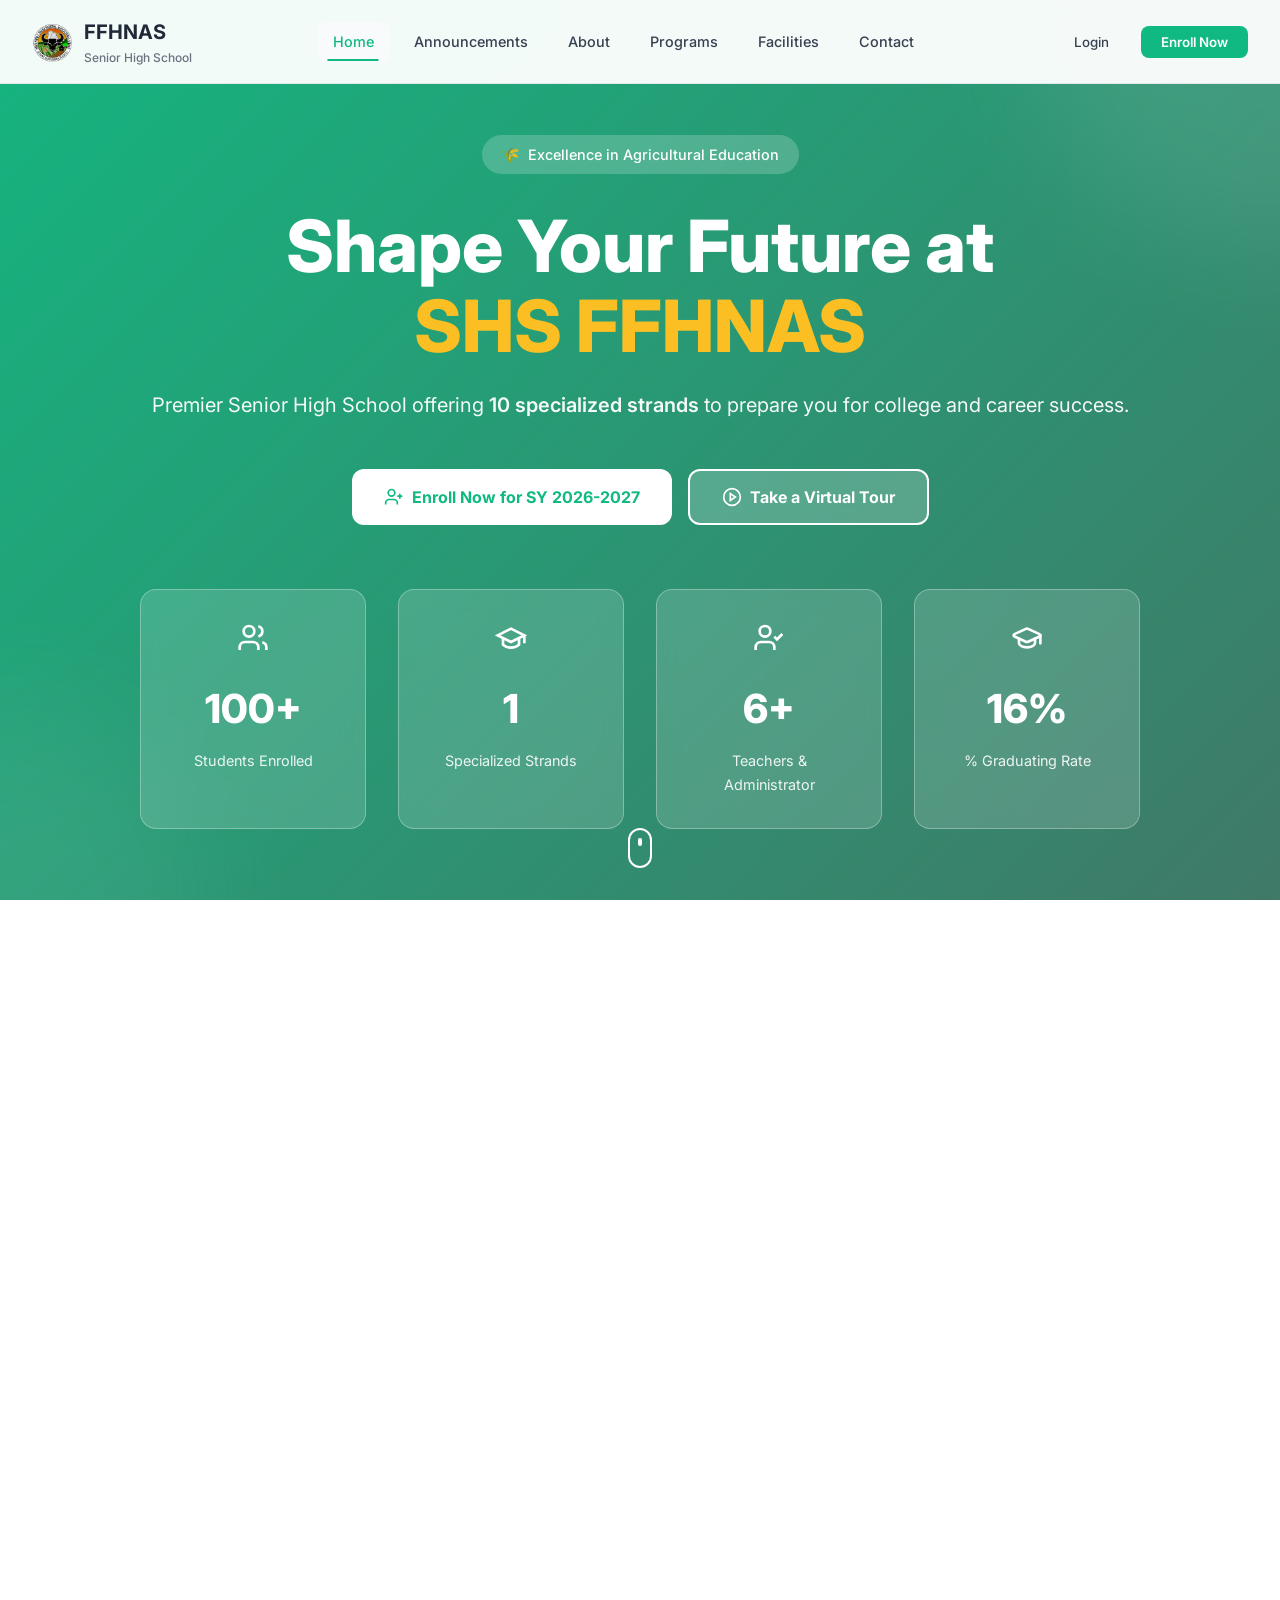
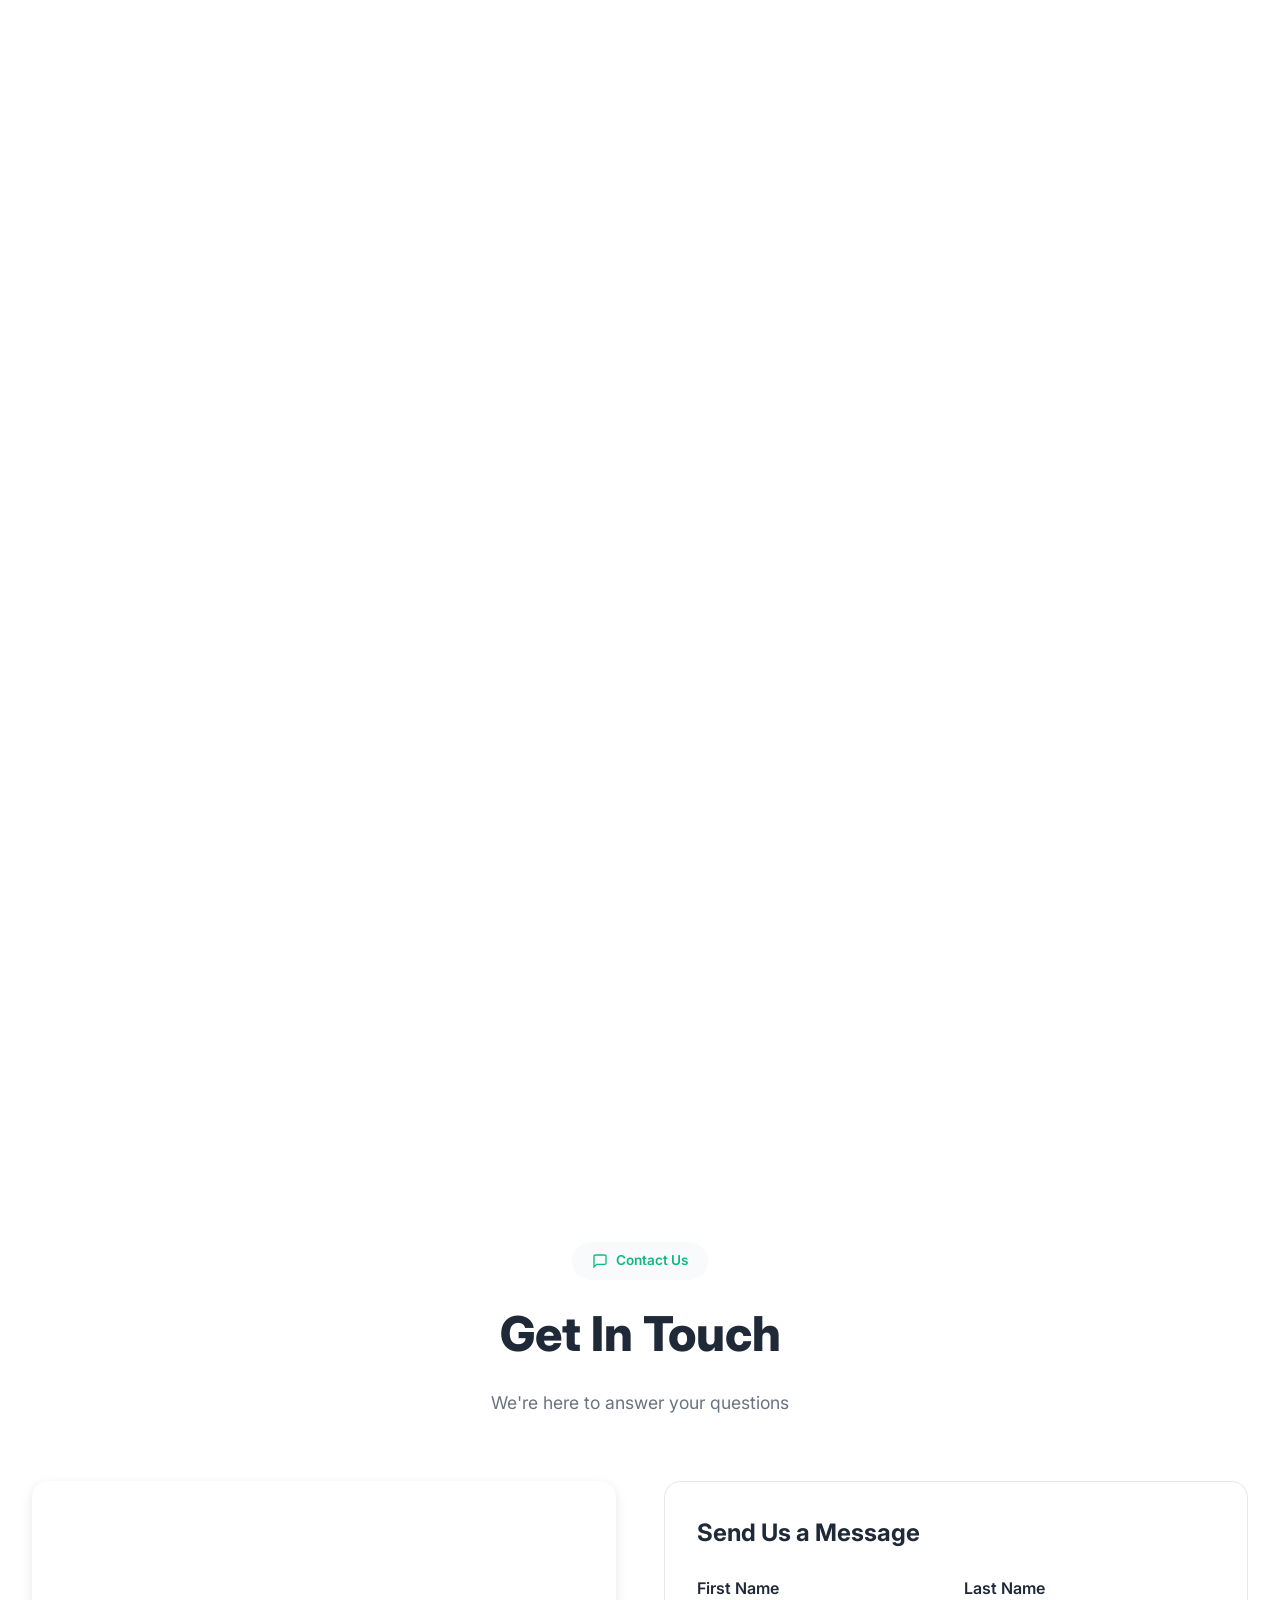
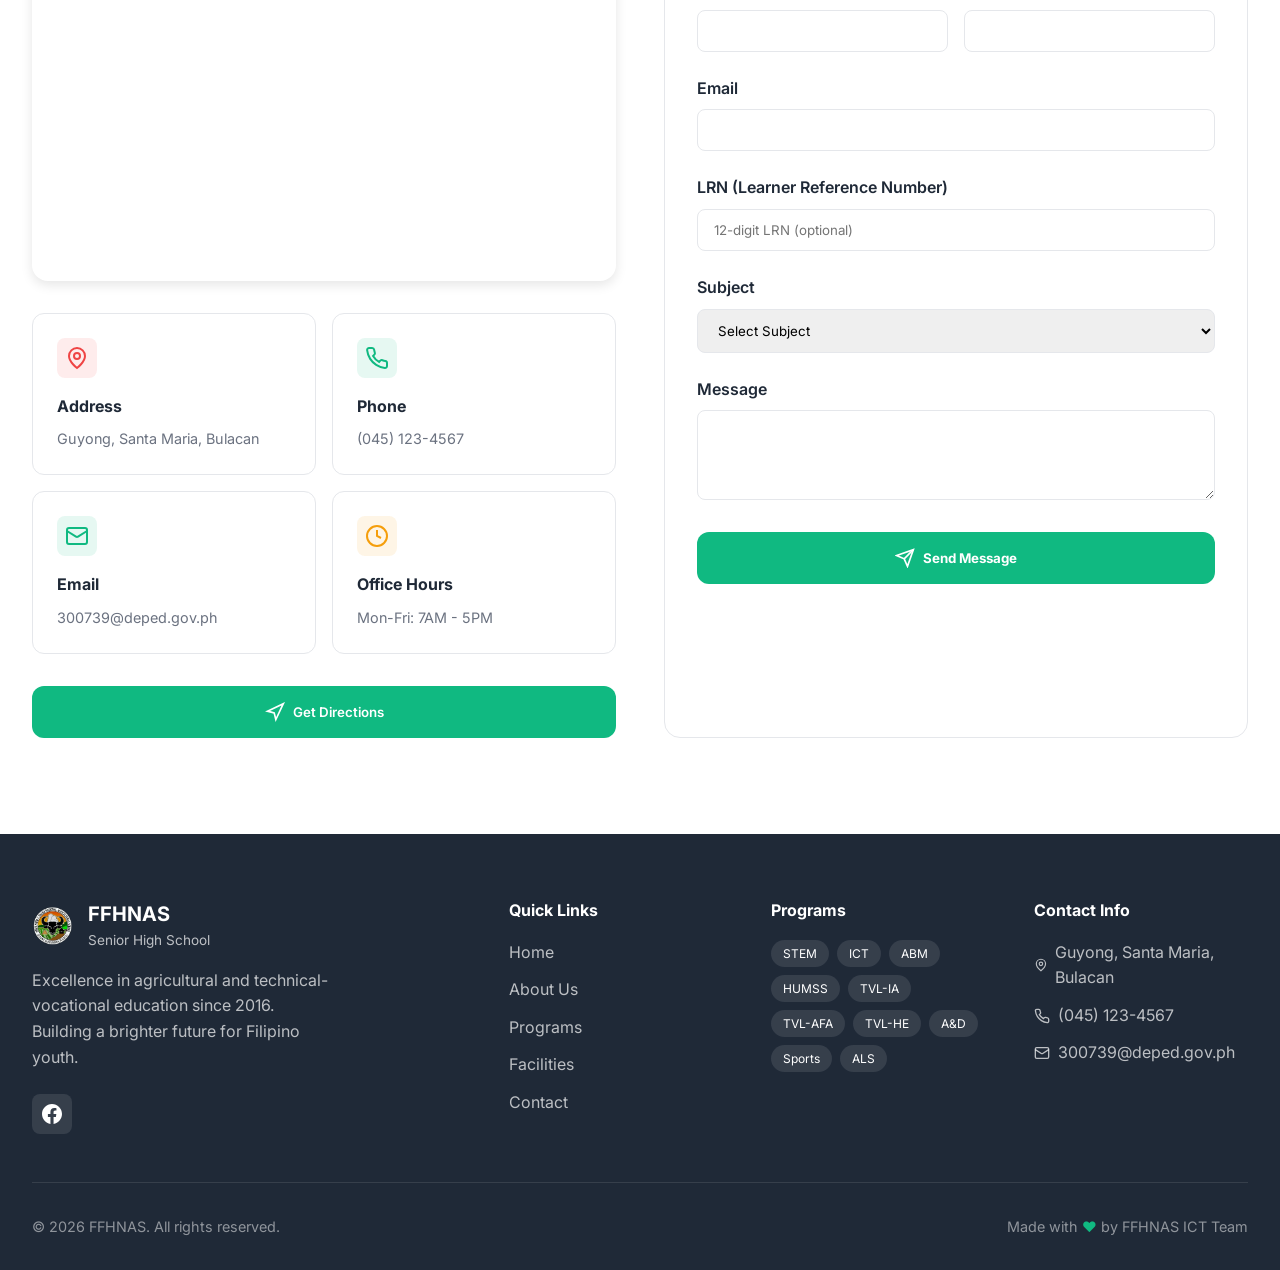
<file: index.html>
<!DOCTYPE html>
<html lang="en">
<head>
    <meta charset="UTF-8">
    <meta name="viewport" content="width=device-width, initial-scale=1.0">
    <title>FFHNAS - Fortunato F. Halili National Agricultural School</title>
    <link rel="preconnect" href="https://fonts.googleapis.com">
    <link rel="preconnect" href="https://fonts.gstatic.com" crossorigin>
    <link href="https://fonts.googleapis.com/css2?family=Inter:wght@400;500;600;700;800&display=swap" rel="stylesheet">
    <link rel="stylesheet" href="styles.css">
    <style>
        /* Auth Form Styles */
        .auth-form {
            display: none;
        }
        .auth-form.active {
            display: block;
        }
        .form-row {
            display: grid;
            grid-template-columns: 1fr 1fr;
            gap: 1rem;
        }
        @media (max-width: 640px) {
            .form-row {
                grid-template-columns: 1fr;
            }
        }
    </style>
</head>
<body>
    <!-- Loading Screen -->
    <body>
    <div class="loading-screen" id="loadingScreen">
        <div class="loading-content">
            <div class="loading-logo"><img src="assets-image/logo.png" alt="FFHNAS Logo"></div>
            <div class="loading-spinner"></div>
            <p>Loading FFHNAS...</p>
        </div>
    </div>

    <div class="scroll-progress" id="scrollProgress"></div>

    <button class="back-to-top" id="backToTop">
        <svg xmlns="http://www.w3.org/2000/svg" width="24" height="24" viewBox="0 0 24 24" fill="none" stroke="currentColor" stroke-width="2"><path d="m18 15-6-6-6 6"/></svg>
    </button>

    <div class="toast-container" id="toastContainer"></div>

    <header class="header" id="header">
        <nav class="navbar">
            <a href="#home" class="nav-brand">
                <div class="nav-logo"><img src="assets-image/logo.png" alt="logo"></div>
                <div class="nav-brand-text">
                    <span class="nav-brand-name">FFHNAS</span>
                    <span class="nav-brand-sub">Senior High School</span>
                </div>
            </a>
            <div class="nav-links">
                <a href="#home" class="nav-link active">Home</a>
                <a href="#announcements" class="nav-link">Announcements</a>
                <a href="#about" class="nav-link">About</a>
                <a href="#programs" class="nav-link">Programs</a>
                <a href="#facilities" class="nav-link">Facilities</a>
                <a href="#contact" class="nav-link">Contact</a>
            </div>
            <div class="nav-buttons">
                <button class="btn-login" onclick="openLoginModal()">Login</button>
                <button class="btn-enroll-nav" onclick="openEnrollModal()">Enroll Now</button>
            </div>
            <button class="hamburger" id="hamburger">
                <span></span><span></span><span></span>
            </button>
        </nav>
    </header>

    <div class="mobile-menu" id="mobileMenu">
        <div class="mobile-menu-header">
            <div class="mobile-brand">
                <img src="assets-image/logo.png" alt="logo" width="40">
                <span>FFHNAS</span>
            </div>
            <button class="mobile-close" id="mobileClose">&times;</button>
        </div>
        <div class="mobile-links">
            <a href="#home" class="mobile-link">Home</a>
            <a href="#announcements" class="mobile-link">Announcements</a>
            <a href="#about" class="mobile-link">About</a>
            <a href="#programs" class="mobile-link">Programs</a>
            <a href="#facilities" class="mobile-link">Facilities</a>
            <a href="#contact" class="mobile-link">Contact</a>
        </div>
        <div class="mobile-buttons">
            <button class="btn-login-mobile" onclick="openLoginModal()">Login</button>
            <button class="btn-enroll-mobile" onclick="openEnrollModal()">Enroll Now</button>
        </div>
    </div>

    <section id="home" class="hero">
        <div class="hero-overlay"></div>
        <div class="hero-decorations">
            <div class="hero-blob hero-blob-1"></div>
            <div class="hero-blob hero-blob-2"></div>
        </div>
        <div class="hero-content">
            <div class="hero-badge">
                <div class="hero-badge-icon">🌾</div>
                <span>Excellence in Agricultural Education</span>
            </div>
            <h1 class="hero-title">
                Shape Your Future at<br>
                <span class="hero-highlight">SHS FFHNAS</span>
            </h1>
            <p class="hero-subtitle">
                Premier Senior High School offering <span class="hero-accent">10 specialized strands</span> to prepare you for college and career success.
            </p>
            <div class="hero-buttons">
                <button class="btn-enroll" onclick="openEnrollModal()">
                    <svg xmlns="http://www.w3.org/2000/svg" width="20" height="20" viewBox="0 0 24 24" fill="none" stroke="currentColor" stroke-width="2"><path d="M16 21v-2a4 4 0 0 0-4-4H6a4 4 0 0 0-4 4v2"/><circle cx="9" cy="7" r="4"/><line x1="19" x2="19" y1="8" y2="14"/><line x1="22" x2="16" y1="11" y2="11"/></svg>
                    Enroll Now for SY 2026-2027
                </button>
                <button class="btn-tour" onclick="document.getElementById('facilities').scrollIntoView({behavior: 'smooth'})">
                    <svg xmlns="http://www.w3.org/2000/svg" width="20" height="20" viewBox="0 0 24 24" fill="none" stroke="currentColor" stroke-width="2"><circle cx="12" cy="12" r="10"/><polygon points="10 8 16 12 10 16 10 8"/></svg>
                    Take a Virtual Tour
                </button>
            </div>
            <div class="hero-stats">
                <div class="stat-card">
                    <svg xmlns="http://www.w3.org/2000/svg" width="32" height="32" viewBox="0 0 24 24" fill="none" stroke="currentColor" stroke-width="2"><path d="M16 21v-2a4 4 0 0 0-4-4H6a4 4 0 0 0-4 4v2"/><circle cx="9" cy="7" r="4"/><path d="M22 21v-2a4 4 0 0 0-3-3.87"/><path d="M16 3.13a4 4 0 0 1 0 7.75"/></svg>
                    <div class="stat-value" data-target="600">0</div>
                    <div class="stat-label">Students Enrolled</div>
                </div>
                <div class="stat-card">
                    <svg xmlns="http://www.w3.org/2000/svg" width="32" height="32" viewBox="0 0 24 24" fill="none" stroke="currentColor" stroke-width="2"><path d="M22 10v6M2 10l10-5 10 5-10 5z"/><path d="M6 12v5c3 3 9 3 12 0v-5"/></svg>
                    <div class="stat-value" data-target="10">0</div>
                    <div class="stat-label">Specialized Strands</div>
                </div>
                <div class="stat-card">
                    <svg xmlns="http://www.w3.org/2000/svg" width="32" height="32" viewBox="0 0 24 24" fill="none" stroke="currentColor" stroke-width="2"><path d="M16 21v-2a4 4 0 0 0-4-4H6a4 4 0 0 0-4 4v2"/><circle cx="9" cy="7" r="4"/><polyline points="16 11 18 13 22 9"/></svg>
                    <div class="stat-value" data-target="40">0</div>
                    <div class="stat-label">Teachers & Administrator</div>
                </div>
                <div class="stat-card">
                    <svg xmlns="http://www.w3.org/2000/svg" width="32" height="32" viewBox="0 0 24 24" fill="none" stroke="currentColor" stroke-width="2" stroke-linecap="round" stroke-linejoin="round"><path d="M21.42 10.922a1 1 0 0 0-.019-1.838L12.83 5.18a2 2 0 0 0-1.66 0L2.6 9.08a1 1 0 0 0 0 1.832l8.57 3.908a2 2 0 0 0 1.66 0z"/><path d="M22 10v6"/><path d="M6 12.5V16a6 3 0 0 0 12 0v-3.5"/></svg>
                    <div class="stat-value" data-target="98">0</div>
                    <div class="stat-label">% Graduating Rate</div>
                </div>
            </div>
        </div>
        <div class="scroll-indicator">
            <div class="scroll-mouse"><div class="scroll-wheel"></div></div>
        </div>
    </section>

    <section id="announcements" class="section announcements-section">
        <div class="container">
            <div class="section-header">
                <span class="section-badge">
                    <svg xmlns="http://www.w3.org/2000/svg" width="16" height="16" viewBox="0 0 24 24" fill="none" stroke="currentColor" stroke-width="2"><path d="M21 15a2 2 0 0 1-2 2H7l-4 4V5a2 2 0 0 1 2-2h14a2 2 0 0 1 2 2z"/></svg>
                    Latest Updates
                </span>
                <h2 class="section-title">Announcements</h2>
                <p class="section-description">Stay updated with our latest news and events</p>
            </div>
            <div class="announcements-grid" id="announcementsGrid"></div>
            <div class="section-footer">
                <button class="btn-outline" onclick="openAllAnnouncements()">
                    View All Announcements
                    <svg xmlns="http://www.w3.org/2000/svg" width="16" height="16" viewBox="0 0 24 24" fill="none" stroke="currentColor" stroke-width="2"><path d="M5 12h14"/><path d="m12 5 7 7-7 7"/></svg>
                </button>
            </div>
        </div>
    </section>

    <div id="announcementModal" class="modal">
        <div class="modal-backdrop" onclick="closeAnnouncementModal()"></div>
        <div class="modal-container announcement-modal-container">
            <button class="modal-close" onclick="closeAnnouncementModal()">
                <svg xmlns="http://www.w3.org/2000/svg" width="24" height="24" viewBox="0 0 24 24" fill="none" stroke="currentColor" stroke-width="2"><line x1="18" y1="6" x2="6" y2="18"/><line x1="6" y1="6" x2="18" y2="18"/></svg>
            </button>
            <div id="announcementModalContent"></div>
        </div>
    </div>

    <div id="allAnnouncementsModal" class="modal">
        <div class="modal-backdrop" onclick="closeAllAnnouncementsModal()"></div>
        <div class="modal-container all-announcements-modal">
            <button class="modal-close" onclick="closeAllAnnouncementsModal()">
                <svg xmlns="http://www.w3.org/2000/svg" width="24" height="24" viewBox="0 0 24 24" fill="none" stroke="currentColor" stroke-width="2"><line x1="18" y1="6" x2="6" y2="18"/><line x1="6" y1="6" x2="18" y2="18"/></svg>
            </button>
            <div class="all-announcements-content">
                <div class="all-announcements-header">
                    <h2>All Announcements</h2>
                </div>
                <div class="all-announcements-grid" id="allAnnouncementsGrid"></div>
            </div>
        </div>
    </div>

    <!-- About Section -->
    <section id="about" class="section about-section">
        <div class="container">
            <div class="section-header">
                <div class="section-badge dark">
                    <svg xmlns="http://www.w3.org/2000/svg" width="16" height="16" viewBox="0 0 24 24" fill="none" stroke="currentColor" stroke-width="2"><path d="M4 19.5v-15A2.5 2.5 0 0 1 6.5 2H20v20H6.5a2.5 2.5 0 0 1 0-5H20"/></svg>
                    About Us
                </div>
                <h2 class="section-title">Know More About FFHNAS</h2>
                <p class="section-description">Learn about our mission, vision, and commitment to excellence in education</p>
            </div>

            <div class="about-content">
                <div class="about-tabs">
                    <button class="about-tab active" data-tab="history">
                        <div class="tab-icon blue">
                            <svg xmlns="http://www.w3.org/2000/svg" width="24" height="24" viewBox="0 0 24 24" fill="none" stroke="currentColor" stroke-width="2"><path d="M4 19.5v-15A2.5 2.5 0 0 1 6.5 2H20v20H6.5a2.5 2.5 0 0 1 0-5H20"/></svg>
                        </div>
                        <span>Our History</span>
                    </button>

                    <button class="about-tab" data-tab="mission">
                        <div class="tab-icon rose">
                            <svg xmlns="http://www.w3.org/2000/svg" width="24" height="24" viewBox="0 0 24 24" fill="none" stroke="currentColor" stroke-width="2"><path d="M19 14c1.49-1.46 3-3.21 3-5.5A5.5 5.5 0 0 0 16.5 3c-1.76 0-3 .5-4.5 2-1.5-1.5-2.74-2-4.5-2A5.5 5.5 0 0 0 2 8.5c0 2.3 1.5 4.05 3 5.5l7 7Z"/></svg>
                        </div>
                        <span>Mission & Vision</span>
                    </button>

                    <!-- NEW: Policies & Rules Tab -->
                    <button class="about-tab" data-tab="policies">
                        <div class="tab-icon blue">
                            <svg xmlns="http://www.w3.org/2000/svg" width="24" height="24" viewBox="0 0 24 24" fill="none" stroke="currentColor" stroke-width="2"><path d="M14 2H6a2 2 0 0 0-2 2v16a2 2 0 0 0 2 2h12a2 2 0 0 0 2-2V8z"/><polyline points="14 2 14 8 20 8"/><line x1="16" x2="8" y1="13" y2="13"/><line x1="16" x2="8" y1="17" y2="17"/><line x1="10" x2="8" y1="9" y2="9"/></svg>
                        </div>
                        <span>Policies & Rules</span>
                    </button>

                    <button class="about-tab" data-tab="organization">
                        <div class="tab-icon green">
                            <svg xmlns="http://www.w3.org/2000/svg" width="24" height="24" viewBox="0 0 24 24" fill="none" stroke="currentColor" stroke-width="2"><path d="M16 21v-2a4 4 0 0 0-4-4H6a4 4 0 0 0-4 4v2"/><circle cx="9" cy="7" r="4"/><path d="M22 21v-2a4 4 0 0 0-3-3.87"/><path d="M16 3.13a4 4 0 0 1 0 7.75"/></svg>
                        </div>
                        <span>Organization</span>
                    </button>
                </div>

                <div class="about-panels">
                    <div id="panel-history" class="about-panel active">
                        <div class="panel-header blue">
                            <svg xmlns="http://www.w3.org/2000/svg" width="24" height="24" viewBox="0 0 24 24" fill="none" stroke="currentColor" stroke-width="2"><path d="M4 19.5v-15A2.5 2.5 0 0 1 6.5 2H20v20H6.5a2.5 2.5 0 0 1 0-5H20"/></svg>
                            Our Rich History
                        </div>
                        <div class="panel-content">
                            <p><strong>Fortunato F. Halili National Agricultural School (FFHNAS)</strong> traces its roots to the former Philippine National Agricultural School located in Barangay Guyong, Santa Maria, Bulacan.</p>
                            <p>The institution was officially renamed through <strong>Republic Act No. 7331</strong>, approved on March 31, 1992, in honor of <strong>Fortunato F. Halili</strong>, a respected leader and public servant in Bulacan. This marked an important milestone in strengthening the school's identity as a national agricultural institution.</p>
                            <p>Since its establishment, FFHNAS has remained committed to providing quality agricultural education and practical training to students. The school was founded to support the agricultural needs of the community and continues to promote sustainable farming, technical skills development, and academic excellence.</p>
                            <p>Over the decades, the school expanded its programs to include Junior High School, Senior High School, and technical-vocational courses, while preserving its strong agricultural foundation.</p>
                            <p><strong>Key Milestones:</strong></p>
                            <p>
                                • <strong>Pre-1992:</strong> Known as Philippine National Agricultural School<br>
                                • <strong>March 31, 1992:</strong> Renamed through Republic Act No. 7331<br>
                                • <strong>2016:</strong> Implementation of the K–12 Senior High School Program<br>
                                • <strong>Present:</strong> Continues to serve as a leading agricultural education institution in Santa Maria, Bulacan.
                            </p>
                        </div>
                    </div>

                    <div id="panel-mission" class="about-panel">
                        <div class="panel-header rose">
                            <svg xmlns="http://www.w3.org/2000/svg" width="24" height="24" viewBox="0 0 24 24" fill="none" stroke="currentColor" stroke-width="2"><path d="M19 14c1.49-1.46 3-3.21 3-5.5A5.5 5.5 0 0 0 16.5 3c-1.76 0-3 .5-4.5 2-1.5-1.5-2.74-2-4.5-2A5.5 5.5 0 0 0 2 8.5c0 2.3 1.5 4.05 3 5.5l7 7Z"/></svg>
                            Mission & Vision
                        </div>
                        <div class="panel-content">
                            <p><strong>Our Vision:</strong></p>
                            <p>We dream of Filipinos who passionately love their country and whose values and competencies enable them to realize their full potential and contribute meaningfully to building the nation.</p>
                            <p><strong>Our Mission:</strong></p>
                            <p>To protect and promote the right of every Filipino to quality, equitable, culture-based, and complete basic education where:</p>
                            <p>
                                • Students learn in a child-friendly, gender-sensitive, safe, and motivating environment<br>
                                • Teachers facilitate learning and constantly nurture every learner<br>
                                • Administrators and staff ensure an enabling and supportive environment for effective learning<br>
                                • Family, community, and stakeholders are actively engaged in developing life-long learners
                            </p>
                            <p><strong>Core Values:</strong></p>
                            <p>Maka-Diyos • Maka-Tao • Makakalikasan • Makabansa</p>
                        </div>
                    </div>

                    <!-- NEW: Policies & Rules Panel -->
                    <div id="panel-policies" class="about-panel">
                        <div class="panel-header blue">
                            <svg xmlns="http://www.w3.org/2000/svg" width="24" height="24" viewBox="0 0 24 24" fill="none" stroke="currentColor" stroke-width="2"><path d="M14 2H6a2 2 0 0 0-2 2v16a2 2 0 0 0 2 2h12a2 2 0 0 0 2-2V8z"/><polyline points="14 2 14 8 20 8"/></svg>
                            School Policies & Rules
                        </div>
                        <div class="panel-content">
    <p><strong>1. Attendance and Punctuality</strong></p>
    <p>Students are expected to attend all classes regularly and on time. Absences exceeding 20% of the total number of school days in a semester may result in being dropped from the subject.</p>

    <p><strong>2. Dress Code and Uniform</strong></p>
    <p>Students must wear the prescribed school uniform from Monday to Friday. The uniform must be clean, properly worn, and include the school ID at all times while on campus.</p>

    <p><strong>3. Academic Integrity</strong></p>
    <p>Cheating, plagiarism, and any form of academic dishonesty are strictly prohibited. Students who violate these policies will face appropriate disciplinary action.</p>

    <p><strong>4. Use of Mobile Devices</strong></p>
    <p>Mobile phones and other electronic devices should be kept on silent mode during class hours. Devices must not be used for non-academic purposes during class time.</p>

    <p><strong>5. Campus Conduct</strong></p>
    <p>Students must maintain respectful behavior toward teachers, staff, and fellow students at all times. Vandalism, bullying, fighting, and any form of harassment are prohibited.</p>

    <p><strong>6. School Property</strong></p>
    <p>Students are responsible for the proper use and care of school facilities, equipment, and materials. Any damage caused must be reported immediately and may result in repair or replacement costs.</p>

    <p><strong>7. Prohibited Items</strong></p>
    <p>Bringing dangerous weapons, illegal substances, alcohol, cigarettes, and other prohibited items on campus is strictly forbidden and will result in immediate disciplinary action.</p>

    <p><strong>8. Visitor Policy</strong></p>
    <p>All visitors must register at the security office and obtain a visitor's pass before entering the campus. Students are not allowed to bring unauthorized visitors onto school premises.</p>
</div>
                    </div>

                    <div id="panel-organization" class="about-panel">
                        <div class="panel-header green">
                            <svg xmlns="http://www.w3.org/2000/svg" width="24" height="24" viewBox="0 0 24 24" fill="none" stroke="currentColor" stroke-width="2"><path d="M16 21v-2a4 4 0 0 0-4-4H6a4 4 0 0 0-4 4v2"/><circle cx="9" cy="7" r="4"/><path d="M22 21v-2a4 4 0 0 0-3-3.87"/><path d="M16 3.13a4 4 0 0 1 0 7.75"/></svg>
                            School Organization
                        </div>
                        <div class="panel-content" id="orgChartContent">
                            <p><strong>School Administration</strong></p>
                            <p>Principal: Mrs. Elsilda P. Bunagan<br>
                            Assistant Principal: Mrs. Melgee Canare</p>
                            <p><strong>Department Heads</strong></p>
                            <p>Academic Affairs: Example Academic Affair<br>
                            Student Affairs: Mr. Example Student Affair<br>
                            TVL Department: Mr. Example TVL Department</p>
                        </div>
                    </div>
                </div>
            </div>
        </div>
    </section>

    <!-- Programs Section -->
    <section id="programs" class="section programs-section">
        <div class="container">
            <div class="section-header light">
                <div class="section-badge" style="background: rgba(255,255,255,0.2); color: white;">
                    <svg xmlns="http://www.w3.org/2000/svg" width="16" height="16" viewBox="0 0 24 24" fill="none" stroke="currentColor" stroke-width="2"><path d="M22 10v6M2 10l10-5 10 5-10 5z"/><path d="M6 12v5c3 3 9 3 12 0v-5"/></svg>
                    Our Programs
                </div>
                <h2 class="section-title">Choose Your Path to Success</h2>
                <p class="section-description">10 specialized strands designed to prepare you for college and career</p>
            </div>
            <div class="programs-marquee-wrapper">
                <div class="programs-marquee">
                    <div class="program-pill blue" data-program="0">STEM</div>
                    <div class="program-pill cyan" data-program="1">ICT</div>
                    <div class="program-pill amber" data-program="2">ABM</div>
                    <div class="program-pill pink" data-program="3">HUMSS</div>
                    <div class="program-pill slate" data-program="4">TVL-IA</div>
                    <div class="program-pill blue" data-program="0">STEM</div>
                    <div class="program-pill cyan" data-program="1">ICT</div>
                    <div class="program-pill amber" data-program="2">ABM</div>
                    <div class="program-pill pink" data-program="3">HUMSS</div>
                    <div class="program-pill slate" data-program="4">TVL-IA</div>
                </div>
                <div class="programs-marquee reverse">
                    <div class="program-pill green" data-program="5">TVL-AFA</div>
                    <div class="program-pill red" data-program="6">TVL-HE</div>
                    <div class="program-pill purple" data-program="7">Arts & Design</div>
                    <div class="program-pill orange" data-program="8">Sports</div>
                    <div class="program-pill teal" data-program="9">ALS</div>
                    <div class="program-pill green" data-program="5">TVL-AFA</div>
                    <div class="program-pill red" data-program="6">TVL-HE</div>
                    <div class="program-pill purple" data-program="7">Arts & Design</div>
                    <div class="program-pill orange" data-program="8">Sports</div>
                    <div class="program-pill teal" data-program="9">ALS</div>
                </div>
            </div>
            <p class="programs-hint">💡 Click any strand to learn more about subjects and career opportunities</p>
        </div>
    </section>

    <!-- Facilities Section -->
    <section id="facilities" class="section facilities-section">
        <div class="container">
            <div class="section-header">
                <div class="section-badge">
                    <svg xmlns="http://www.w3.org/2000/svg" width="16" height="16" viewBox="0 0 24 24" fill="none" stroke="currentColor" stroke-width="2"><rect width="18" height="18" x="3" y="3" rx="2"/><path d="M3 9h18"/><path d="M9 21V9"/></svg>
                    Facilities
                </div>
                <h2 class="section-title">Senior High School Facilities</h2>
                <p class="section-description">Modern infrastructure and equipment to support quality education</p>
            </div>
            <div class="facilities-carousel-wrapper">
                <button class="carousel-nav prev" id="facilitiesPrev">
                    <svg xmlns="http://www.w3.org/2000/svg" width="24" height="24" viewBox="0 0 24 24" fill="none" stroke="currentColor" stroke-width="2"><path d="m15 18-6-6 6-6"/></svg>
                </button>
                <div class="facilities-carousel" id="facilitiesCarousel"></div>
                <button class="carousel-nav next" id="facilitiesNext">
                    <svg xmlns="http://www.w3.org/2000/svg" width="24" height="24" viewBox="0 0 24 24" fill="none" stroke="currentColor" stroke-width="2"><path d="m9 18 6-6-6-6"/></svg>
                </button>
            </div>
            <p class="facilities-hint">👆 Swipe or click to explore more facilities</p>
        </div>
    </section>

    <!-- Contact Section -->
    <section id="contact" class="section contact-section">
        <div class="container">
            <div class="section-header">
                <div class="section-badge">
                    <svg xmlns="http://www.w3.org/2000/svg" width="16" height="16" viewBox="0 0 24 24" fill="none" stroke="currentColor" stroke-width="2"><path d="M21 15a2 2 0 0 1-2 2H7l-4 4V5a2 2 0 0 1 2-2h14a2 2 0 0 1 2 2z"/></svg>
                    Contact Us
                </div>
                <h2 class="section-title">Get In Touch</h2>
                <p class="section-description">We're here to answer your questions</p>
            </div>
            <div class="contact-content">
                <div>
                    <div class="map-container">
                        <iframe src="https://www.google.com/maps/embed?pb=!1m14!1m8!1m3!1d7562.9738446696!2d120.97634!3d14.835618!3m2!1i1024!2i768!4f13.1!3m3!1m2!1s0x3397ac3cd376c7f1%3A0xff644246a3ac0776!2sFortunato%20F.%20Halili%20National%20Agricultural%20School!5e1!3m2!1sen!2sus!4v1772819794603!5m2!1sen!2sus" width="100%" height="100%" style="border:0;" allowfullscreen="" loading="lazy"></iframe>
                    </div>
                    <div class="contact-cards">
                        <div class="contact-card">
                            <div class="contact-card-icon red">
                                <svg xmlns="http://www.w3.org/2000/svg" width="24" height="24" viewBox="0 0 24 24" fill="none" stroke="currentColor" stroke-width="2"><path d="M20 10c0 6-8 12-8 12s-8-6-8-12a8 8 0 0 1 16 0Z"/><circle cx="12" cy="10" r="3"/></svg>
                            </div>
                            <h4>Address</h4>
                            <p>Guyong, Santa Maria, Bulacan</p>
                        </div>
                        <div class="contact-card">
                            <div class="contact-card-icon green">
                                <svg xmlns="http://www.w3.org/2000/svg" width="24" height="24" viewBox="0 0 24 24" fill="none" stroke="currentColor" stroke-width="2"><path d="M22 16.92v3a2 2 0 0 1-2.18 2 19.79 19.79 0 0 1-8.63-3.07 19.5 19.5 0 0 1-6-6 19.79 19.79 0 0 1-3.07-8.67A2 2 0 0 1 4.11 2h3a2 2 0 0 1 2 1.72 12.84 12.84 0 0 0 .7 2.81 2 2 0 0 1-.45 2.11L8.09 9.91a16 16 0 0 0 6 6l1.27-1.27a2 2 0 0 1 2.11-.45 12.84 12.84 0 0 0 2.81.7A2 2 0 0 1 22 16.92z"/></svg>
                            </div>
                            <h4>Phone</h4>
                            <p>(045) 123-4567</p>
                        </div>
                        <div class="contact-card">
                            <div class="contact-card-icon blue">
                                <svg xmlns="http://www.w3.org/2000/svg" width="24" height="24" viewBox="0 0 24 24" fill="none" stroke="currentColor" stroke-width="2"><rect width="20" height="16" x="2" y="4" rx="2"/><path d="m22 7-8.97 5.7a1.94 1.94 0 0 1-2.06 0L2 7"/></svg>
                            </div>
                            <h4>Email</h4>
                            <p>300739@deped.gov.ph</p>
                        </div>
                        <div class="contact-card">
                            <div class="contact-card-icon amber">
                                <svg xmlns="http://www.w3.org/2000/svg" width="24" height="24" viewBox="0 0 24 24" fill="none" stroke="currentColor" stroke-width="2"><circle cx="12" cy="12" r="10"/><polyline points="12 6 12 12 16 14"/></svg>
                            </div>
                            <h4>Office Hours</h4>
                            <p>Mon-Fri: 7AM - 5PM</p>
                        </div>
                    </div>
                    <button class="btn-directions" onclick="window.open('https://www.google.com/maps/dir/Immaculate+Conception+Church,+FFHNAS+Rd,+Santa+Maria,+Bulacan/Fortunato+F.+Halili+National+Agricultural+School,+Guyong+Santa+Maria+Bulacan,+3022/@14.835201,120.977113,217m/data=!3m1!1e3!4m13!4m12!1m5!1m1!1s0x3397ac2344d50c7f:0xe31bbbddde7f4781!2m2!1d120.9769445!2d14.8347845!1m5!1m1!1s0x3397ac3cd376c7f1:0xff644246a3ac0776!2m2!1d120.9763401!2d14.8356182?entry=ttu&g_ep=EgoyMDI2MDIxOC4wIKXMDSoASAFQAw%3D%3D', '_blank')">
                        <svg xmlns="http://www.w3.org/2000/svg" width="20" height="20" viewBox="0 0 24 24" fill="none" stroke="currentColor" stroke-width="2"><polygon points="3 11 22 2 13 21 11 13 3 11"/></svg>
                        Get Directions
                    </button>
                </div>
                <div class="contact-form-card">
                    <h3>Send Us a Message</h3>
                    <form id="contactForm">
                        <div class="form-row">
                            <div class="form-group">
                                <label>First Name</label>
                                <input type="text" name="firstName" required>
                            </div>
                            <div class="form-group">
                                <label>Last Name</label>
                                <input type="text" name="lastName" required>
                            </div>
                        </div>
                        <div class="form-group">
                            <label>Email</label>
                            <input type="email" name="email" required>
                        </div>
                        <div class="form-group">
    <label>LRN (Learner Reference Number)</label>
    <input type="text" name="lrn" maxlength="12" placeholder="12-digit LRN (optional)">
</div>
                        <div class="form-group">
                            <label>Subject</label>
                            <select name="subject" required>
                                <option value="">Select Subject</option>
                                <option value="enrollment">Enrollment Inquiry</option>
                                <option value="general">General Question</option>
                                <option value="facilities">Facilities</option>
                                <option value="other">Other</option>
                            </select>
                        </div>
                        <div class="form-group">
                            <label>Message</label>
                            <textarea name="message" rows="4" required></textarea>
                        </div>
                        <button type="submit" class="btn-submit">
                            <svg xmlns="http://www.w3.org/2000/svg" width="20" height="20" viewBox="0 0 24 24" fill="none" stroke="currentColor" stroke-width="2"><line x1="22" x2="11" y1="2" y2="13"/><polygon points="22 2 15 22 11 13 2 9 22 2"/></svg>
                            Send Message
                        </button>
                    </form>
                </div>
            </div>
        </div>
    </section>

    <!-- Footer -->
    <footer class="footer">
        <div class="footer-content">
            <div class="footer-brand">
                <div class="footer-logo">
                    <img src="assets-image/logo.png" alt="logo" width="40">
                    <div>
                        <h3>FFHNAS</h3>
                        <p>Senior High School</p>
                    </div>
                </div>
                <p class="footer-desc">Excellence in agricultural and technical-vocational education since 2016. Building a brighter future for Filipino youth.</p>
                <div class="footer-social">
                    <a href="https://web.facebook.com/ffhnas300739" class="social-link">
                        <svg xmlns="http://www.w3.org/2000/svg" width="20" height="20" viewBox="0 0 24 24" fill="currentColor"><path d="M24 12.073c0-6.627-5.373-12-12-12s-12 5.373-12 12c0 5.99 4.388 10.954 10.125 11.854v-8.385H7.078v-3.47h3.047V9.43c0-3.007 1.792-4.669 4.533-4.669 1.312 0 2.686.235 2.686.235v2.953H15.83c-1.491 0-1.956.925-1.956 1.874v2.25h3.328l-.532 3.47h-2.796v8.385C19.612 23.027 24 18.062 24 12.073z"/></svg>
                    </a>
                </div>
            </div>
            <div class="footer-links">
                <h4>Quick Links</h4>
                <ul>
                    <li><a href="#home">Home</a></li>
                    <li><a href="#about">About Us</a></li>
                    <li><a href="#programs">Programs</a></li>
                    <li><a href="#facilities">Facilities</a></li>
                    <li><a href="#contact">Contact</a></li>
                </ul>
            </div>
            <div class="footer-programs">
                <h4>Programs</h4>
                <div class="program-tags">
                    <span>STEM</span><span>ICT</span><span>ABM</span><span>HUMSS</span>
                    <span>TVL-IA</span><span>TVL-AFA</span><span>TVL-HE</span>
                    <span>A&D</span><span>Sports</span><span>ALS</span>
                </div>
            </div>
            <div class="footer-contact">
                <h4>Contact Info</h4>
                <ul>
                    <li>
                        <svg xmlns="http://www.w3.org/2000/svg" width="16" height="16" viewBox="0 0 24 24" fill="none" stroke="currentColor" stroke-width="2"><path d="M20 10c0 6-8 12-8 12s-8-6-8-12a8 8 0 0 1 16 0Z"/><circle cx="12" cy="10" r="3"/></svg>
                        Guyong, Santa Maria, Bulacan
                    </li>
                    <li>
                        <svg xmlns="http://www.w3.org/2000/svg" width="16" height="16" viewBox="0 0 24 24" fill="none" stroke="currentColor" stroke-width="2"><path d="M22 16.92v3a2 2 0 0 1-2.18 2 19.79 19.79 0 0 1-8.63-3.07 19.5 19.5 0 0 1-6-6 19.79 19.79 0 0 1-3.07-8.67A2 2 0 0 1 4.11 2h3a2 2 0 0 1 2 1.72 12.84 12.84 0 0 0 .7 2.81 2 2 0 0 1-.45 2.11L8.09 9.91a16 16 0 0 0 6 6l1.27-1.27a2 2 0 0 1 2.11-.45 12.84 12.84 0 0 0 2.81.7A2 2 0 0 1 22 16.92z"/></svg>
                        (045) 123-4567
                    </li>
                    <li>
                        <svg xmlns="http://www.w3.org/2000/svg" width="16" height="16" viewBox="0 0 24 24" fill="none" stroke="currentColor" stroke-width="2"><rect width="20" height="16" x="2" y="4" rx="2"/><path d="m22 7-8.97 5.7a1.94 1.94 0 0 1-2.06 0L2 7"/></svg>
                        300739@deped.gov.ph
                    </li>
                </ul>
            </div>
        </div>
        <div class="footer-bottom">
            <p>&copy; 2026 FFHNAS. All rights reserved.</p>
            <div class="made-with">Made with <span style="color: #10b981;">❤</span> by FFHNAS ICT Team</div>
        </div>
    </footer>

    <!-- Modals -->
    <div id="programModal" class="modal">
        <div class="modal-backdrop" onclick="closeProgramModal()"></div>
        <div class="modal-container">
            <button class="modal-close" onclick="closeProgramModal()">&times;</button>
            <div class="modal-body" id="programModalBody"></div>
        </div>
    </div>

    <div id="facilityModal" class="modal">
        <div class="modal-backdrop" onclick="closeFacilityModal()"></div>
        <div class="modal-container facility-modal-container">
            <button class="modal-close" onclick="closeFacilityModal()">&times;</button>
            <button class="modal-nav prev" onclick="navigateFacility(-1)">
                <svg xmlns="http://www.w3.org/2000/svg" width="24" height="24" viewBox="0 0 24 24" fill="none" stroke="currentColor" stroke-width="2"><path d="m15 18-6-6 6-6"/></svg>
            </button>
            <button class="modal-nav next" onclick="navigateFacility(1)">
                <svg xmlns="http://www.w3.org/2000/svg" width="24" height="24" viewBox="0 0 24 24" fill="none" stroke="currentColor" stroke-width="2"><path d="m9 18 6-6-6-6"/></svg>
            </button>
            <div class="facility-modal-content">
                <div class="facility-modal-image" id="facilityModalImage"></div>
                <div class="facility-modal-body" id="facilityModalBody"></div>
            </div>
        </div>
    </div>

    <div id="enrollModal" class="modal">
        <div class="modal-backdrop" onclick="closeEnrollModal()"></div>
        <div class="modal-container enroll-modal">
            <button class="modal-close" onclick="closeEnrollModal()">&times;</button>
            <div id="enrollContent"></div>
        </div>
    </div>

    <!-- Login/Register Modal -->
    <div id="loginModal" class="modal">
        <div class="modal-backdrop" onclick="closeLoginModal()"></div>
        <div class="modal-container login-modal">
            <button class="modal-close" onclick="closeLoginModal()">&times;</button>
            <div class="login-content">
                <div class="login-header">
                    <div class="login-logo">
                        <svg xmlns="http://www.w3.org/2000/svg" width="32" height="32" viewBox="0 0 24 24" fill="none" stroke="currentColor" stroke-width="2"><path d="M22 10v6M2 10l10-5 10 5-10 5z"/><path d="M6 12v5c3 3 9 3 12 0v-5"/></svg>
                    </div>
                    <h2>Welcome to FFHNAS</h2>
                    <p>Access your school portal</p>
                </div>
                <div class="login-tabs">
                    <button class="login-tab active" data-auth-tab="login">
                        <svg xmlns="http://www.w3.org/2000/svg" width="20" height="20" viewBox="0 0 24 24" fill="none" stroke="currentColor" stroke-width="2"><path d="M15 3h4a2 2 0 0 1 2 2v14a2 2 0 0 1-2 2h-4"/><polyline points="10 17 15 12 10 7"/><line x1="15" x2="3" y1="12" y2="12"/></svg>
                        Login
                    </button>
                    <button class="login-tab" data-auth-tab="register">
                        <svg xmlns="http://www.w3.org/2000/svg" width="20" height="20" viewBox="0 0 24 24" fill="none" stroke="currentColor" stroke-width="2"><path d="M16 21v-2a4 4 0 0 0-4-4H6a4 4 0 0 0-4 4v2"/><circle cx="9" cy="7" r="4"/><line x1="19" x2="19" y1="8" y2="14"/><line x1="22" x2="16" y1="11" y2="11"/></svg>
                        Register
                    </button>
                </div>

                <!-- Login Form -->
                <form class="auth-form active" id="loginForm">
                    <div class="form-group">
                        <label>Email Address</label>
                        <input type="email" id="loginEmail" required placeholder="Enter your email">
                    </div>
                    <div class="form-group">
                        <label>Password</label>
                        <input type="password" id="loginPassword" required placeholder="Enter your password">
                    </div>
                    <div class="login-tabs" style="margin-bottom: 1.5rem;">
                        <button type="button" class="login-tab active" data-type="student">Student</button>
                        <button type="button" class="login-tab" data-type="teacher">Teacher</button>
                        <button type="button" class="login-tab" data-type="admin">Admin</button>
                    </div>
                    <button type="submit" class="btn-login-submit" id="loginSubmitBtn">
                        Sign In as Student
                        <svg xmlns="http://www.w3.org/2000/svg" width="16" height="16" viewBox="0 0 24 24" fill="none" stroke="currentColor" stroke-width="2"><path d="M5 12h14"/><path d="m12 5 7 7-7 7"/></svg>
                    </button>
                </form>

                <form class="auth-form" id="registerForm">
    <div class="form-row">
        <div class="form-group">
            <label>First Name</label>
            <input type="text" id="regFirstName" required placeholder="First name">
        </div>
        <div class="form-group">
            <label>Last Name</label>
            <input type="text" id="regLastName" required placeholder="Last name">
        </div>
    </div>
    <div class="form-group">
        <label>Email Address</label>
        <input type="email" id="regEmail" required placeholder="your@email.com">
    </div>
    <div class="form-group">
        <label>Password</label>
        <input type="password" id="regPassword" required placeholder="Create a password">
    </div>
    <div class="form-group">
        <label>Register As</label>
        <select id="regRole" required>
            <option value="">Select Role</option>
            <option value="student">Student</option>
            <option value="teacher">Teacher</option>
            <option value="admin">Administrator</option>
        </select>
    </div>
    <div class="form-group" id="adminKeyGroup" style="display:none;">
        <label>Admin Key</label>
        <input type="password" id="regAdminKey" placeholder="Enter admin secret key">
        <small style="color: var(--text-light); font-size: 0.85rem;">Contact school administration for the admin key</small>
    </div>
    <div class="form-group" id="regLrnGroup" style="display:none;">
        <label>LRN (Learner Reference Number) *</label>
        <input type="text" id="regLrn" name="lrn" maxlength="12" placeholder="12-digit LRN">
    </div>
    
<!-- Address (student only) -->
<div class="form-group" id="regAddressGroup" style="display:none;">
    <label>Complete Address</label>
    <input type="text" class="form-input" id="regAddress" placeholder="House No., Street, Barangay, City">
</div>

<!-- Guardian Info (student only) -->
<div class="form-group" id="regGuardianGroup" style="display:none;">
    <label>Parent/Guardian Name</label>
    <input type="text" class="form-input" id="regGuardianName" placeholder="Full name of parent or guardian">
    <label style="margin-top:0.75rem;display:block;">Parent/Guardian Contact</label>
    <input type="text" class="form-input" id="regGuardianContact" placeholder="Contact number">
</div>
    <div id="teacherFieldsGroup" style="display:none;">
        <div class="form-group">
            <label>Employee ID</label>
            <input type="text" id="regEmployeeId" placeholder="e.g. T-2024-001">
        </div>
        <div class="form-group">
            <label>Contact Number</label>
            <input type="text" id="regContact" placeholder="e.g. +63 917 123 4567">
        </div>
        <div class="form-group">
            <label>Department / Strand</label>
            <input type="text" id="regDepartment" placeholder="e.g. STEM, ICT, TVL">
        </div>
    </div>
    <button type="submit" class="btn-login-submit">
        Create Account
        <svg xmlns="http://www.w3.org/2000/svg" width="16" height="16" viewBox="0 0 24 24" fill="none" stroke="currentColor" stroke-width="2"><path d="M5 12h14"/><path d="m12 5 7 7-7 7"/></svg>
    </button>
</form>

                <div class="login-footer">
                    <p>Forgot your password? <a href="#">Reset here</a></p>
                </div>
            </div>
        </div>
    </div>
<script>
        function loadAnnouncementsFromAdmin() {
            const announcements = JSON.parse(localStorage.getItem('ffhnas_announcements') || '[]');
            const container = document.getElementById('announcements-container');
            if (!container) return;
            if (announcements.length === 0) {
                container.innerHTML = '<p style="text-align: center; color: #94a3b8; padding: 2rem;">No announcements at this time.</p>';
                return;
            }
            container.innerHTML = announcements.map(announcement => `
                <div class="announcement-card" style="background: white; padding: 1.5rem; border-radius: 1rem; border: 1px solid #e2e8f0; margin-bottom: 1rem;">
                    <div style="display: flex; justify-content: space-between; align-items: start; margin-bottom: 1rem;">
                        <span style="font-size: 0.75rem; font-weight: 700; padding: 0.25rem 0.75rem; border-radius: 50px; background: ${getCategoryColor(announcement.category)}; color: ${getCategoryTextColor(announcement.category)};">
                            ${announcement.category.toUpperCase()}
                        </span>
                        <span style="font-size: 0.8rem; color: #94a3b8;">${new Date(announcement.created_at).toLocaleDateString()}</span>
                    </div>
                    <h3 style="font-size: 1.25rem; font-weight: 700; color: #1e293b; margin-bottom: 0.75rem;">${announcement.title}</h3>
                    <p style="color: #475569; line-height: 1.6; margin-bottom: 1rem;">${announcement.content}</p>
                    <div style="font-size: 0.85rem; color: #94a3b8;">Posted by ${announcement.creator_name || 'Administrator'}</div>
                </div>
            `).join('');
        }

        function getCategoryColor(category) {
            const colors = { general: 'rgba(100, 116, 139, 0.1)', academic: 'rgba(16, 185, 129, 0.1)', event: 'rgba(139, 92, 246, 0.1)', urgent: 'rgba(239, 68, 68, 0.1)' };
            return colors[category] || colors.general;
        }

        function getCategoryTextColor(category) {
            const colors = { general: '#475569', academic: '#10b981', event: '#8b5cf6', urgent: '#ef4444' };
            return colors[category] || colors.general;
        }

        document.addEventListener('DOMContentLoaded', loadAnnouncementsFromAdmin);
        setInterval(loadAnnouncementsFromAdmin, 30000);

        document.addEventListener('DOMContentLoaded', function() {
            const enrollForm = document.getElementById('enrollmentForm');
            if (enrollForm) {
                enrollForm.addEventListener('submit', async (e) => {
                    e.preventDefault();
                    const formData = new FormData(e.target);
                    const data = {
                        firstName: formData.get('firstName'), lastName: formData.get('lastName'),
                        birthdate: formData.get('birthdate'), gender: formData.get('gender'),
                        address: formData.get('address'), email: formData.get('email'),
                        phone: formData.get('phone'), gradeLevel: formData.get('gradeLevel'),
                        strand: formData.get('strand'), lastSchool: formData.get('lastSchool'),
                        guardianName: formData.get('guardianName'), guardianPhone: formData.get('guardianPhone')
                    };
                    try {
                        const response = await fetch('http://localhost/school/api/enrollment.php', {
                            method: 'POST',
                            headers: { 'Content-Type': 'application/json' },
                            body: JSON.stringify(data)
                        });
                        const result = await response.json();
                        if (result.success) {
                            alert('✅ Enrollment Submitted Successfully!\n\nThank you! We will contact you within 24 hours.');
                            enrollForm.reset();
                            const modal = document.getElementById('enrollmentModal');
                            if (modal) modal.style.display = 'none';
                        } else {
                            alert('❌ Error: ' + result.message);
                        }
                    } catch (error) {
                        console.error('Error:', error);
                        alert('⚠️ Connection Error\n\nCannot connect to server. Make sure XAMPP MySQL is running.');
                    }
                });
            }
        });
    </script>
    <script src="script.js"></script>
</body>
</html>
</file>
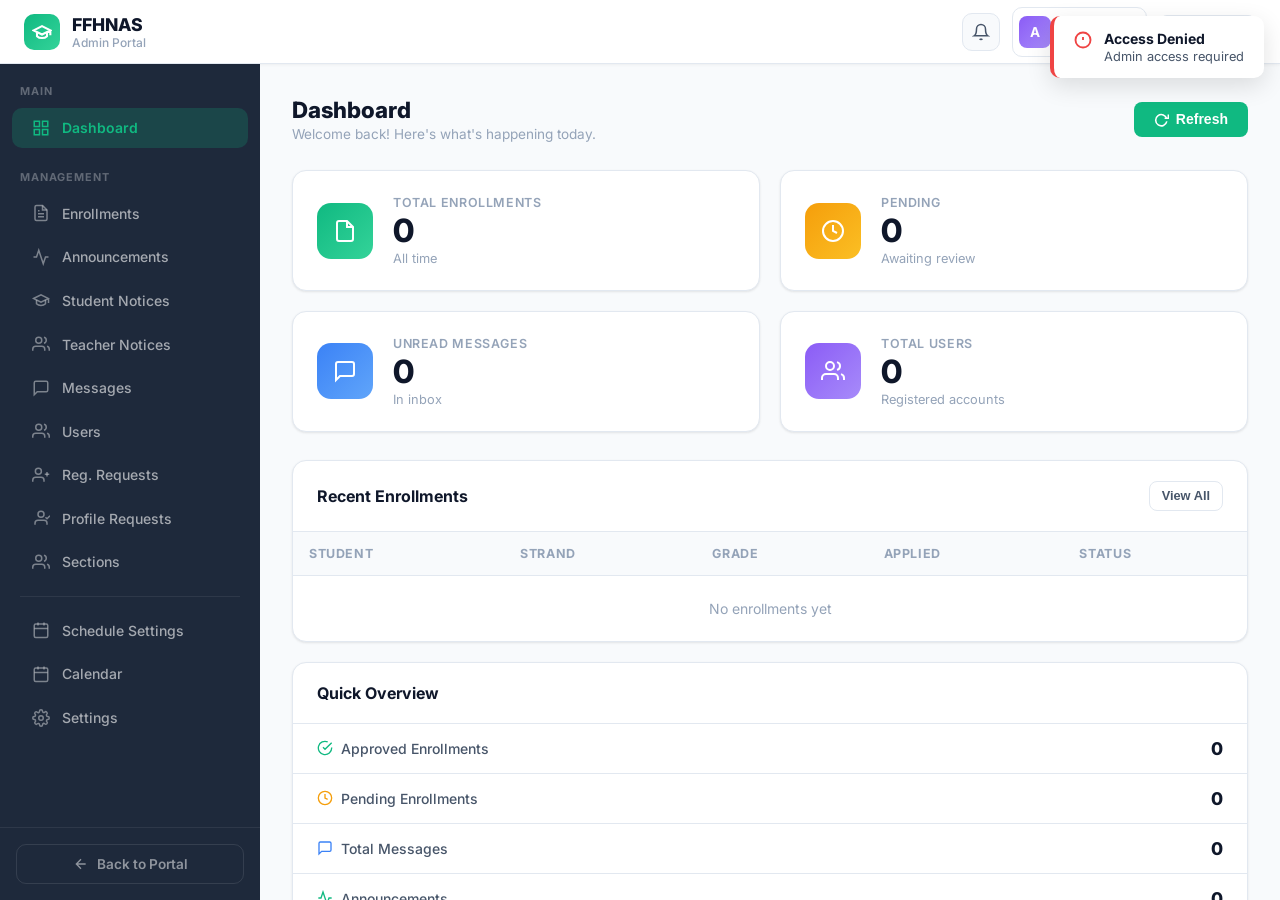
<file: admin-portal.html>
<!DOCTYPE html>
<html lang="en">
<head>
    <meta charset="UTF-8">
    <meta name="viewport" content="width=device-width, initial-scale=1.0">
    <title>Admin Portal - FFHNAS</title>
    <link href="https://fonts.googleapis.com/css2?family=Inter:wght@400;500;600;700;800&display=swap" rel="stylesheet">
    <style>
        :root {
            --primary: #10b981;
            --primary-dark: #059669;
            --primary-light: rgba(16, 185, 129, 0.1);
            --secondary: #34d399;
            --accent: #f59e0b;
            --dark: #0f172a;
            --sidebar-bg: #1e293b;
            --sidebar-hover: rgba(255,255,255,0.07);
            --sidebar-active: rgba(16, 185, 129, 0.2);
            --text: #475569;
            --text-light: #94a3b8;
            --text-primary: #1e293b;
            --light: #f8fafc;
            --border: #e2e8f0;
            --danger: #ef4444;
            --purple: #8b5cf6;
            --blue: #3b82f6;
            --white: #ffffff;
            --card-shadow: 0 1px 3px rgba(0,0,0,0.06), 0 1px 2px rgba(0,0,0,0.04);
            --card-shadow-hover: 0 8px 25px rgba(0,0,0,0.1);
        }

        * { margin: 0; padding: 0; box-sizing: border-box; }

        body {
            font-family: 'Inter', sans-serif;
            background: var(--light);
            color: var(--text);
            display: flex;
            flex-direction: column;
            height: 100vh;
            overflow: hidden;
        }

        /* ── HEADER ── */
        .header {
            background: var(--white);
            border-bottom: 1px solid var(--border);
            height: 64px;
            display: flex;
            align-items: center;
            justify-content: space-between;
            padding: 0 1.5rem;
            flex-shrink: 0;
            z-index: 100;
            box-shadow: 0 1px 3px rgba(0,0,0,0.05);
        }

        .header-brand {
            display: flex;
            align-items: center;
            gap: 0.75rem;
        }

        .header-brand-icon {
            width: 36px;
            height: 36px;
            background: linear-gradient(135deg, var(--primary), var(--secondary));
            border-radius: 10px;
            display: flex;
            align-items: center;
            justify-content: center;
            color: white;
            flex-shrink: 0;
        }

        .header-brand h1 {
            font-size: 1.1rem;
            font-weight: 800;
            color: var(--dark);
        }

        .header-brand span {
            font-size: 0.75rem;
            color: var(--text-light);
            display: block;
            font-weight: 500;
        }

        .header-right {
            display: flex;
            align-items: center;
            gap: 0.75rem;
        }

        .header-notif {
            position: relative;
            width: 38px;
            height: 38px;
            border-radius: 10px;
            background: var(--light);
            border: 1px solid var(--border);
            display: flex;
            align-items: center;
            justify-content: center;
            cursor: pointer;
            color: var(--text);
            transition: all 0.2s;
        }

        .header-notif:hover { background: var(--primary-light); color: var(--primary); border-color: var(--primary); }

        .notif-badge {
            position: absolute;
            top: -4px;
            right: -4px;
            background: var(--danger);
            color: white;
            font-size: 10px;
            font-weight: 700;
            min-width: 18px;
            height: 18px;
            border-radius: 9px;
            display: flex;
            align-items: center;
            justify-content: center;
            padding: 0 4px;
        }

        .header-user {
            display: flex;
            align-items: center;
            gap: 0.625rem;
            padding: 0.375rem 0.75rem 0.375rem 0.375rem;
            border-radius: 10px;
            border: 1px solid var(--border);
            background: var(--white);
            cursor: pointer;
            transition: all 0.2s;
        }

        .header-user:hover { border-color: var(--primary); background: var(--primary-light); }

        .header-avatar {
            width: 32px;
            height: 32px;
            border-radius: 8px;
            background: linear-gradient(135deg, var(--purple), #a78bfa);
            color: white;
            display: flex;
            align-items: center;
            justify-content: center;
            font-weight: 700;
            font-size: 0.85rem;
        }

        .header-user-info p { font-size: 0.85rem; font-weight: 700; color: var(--dark); margin: 0; }
        .header-user-info span { font-size: 0.72rem; color: var(--text-light); }

        .btn-logout {
            display: flex;
            align-items: center;
            gap: 0.4rem;
            padding: 0.5rem 0.875rem;
            background: var(--light);
            border: 1px solid var(--border);
            border-radius: 8px;
            font-size: 0.85rem;
            font-weight: 600;
            color: var(--text);
            cursor: pointer;
            transition: all 0.2s;
        }

        .btn-logout:hover { background: var(--danger); color: white; border-color: var(--danger); }

        /* ── LAYOUT ── */
        .app-body {
            display: flex;
            flex: 1;
            overflow: hidden;
        }

        /* ── SIDEBAR ── */
        .sidebar {
            width: 260px;
            background: var(--sidebar-bg);
            display: flex;
            flex-direction: column;
            flex-shrink: 0;
            overflow-y: auto;
        }

        .sidebar-section-label {
            padding: 1.25rem 1.25rem 0.5rem;
            font-size: 0.68rem;
            font-weight: 700;
            color: rgba(255,255,255,0.3);
            text-transform: uppercase;
            letter-spacing: 0.08em;
        }

        .nav-item {
            display: flex;
            align-items: center;
            gap: 0.75rem;
            padding: 0.7rem 1.25rem;
            margin: 0.1rem 0.75rem;
            border-radius: 10px;
            color: rgba(255,255,255,0.6);
            font-size: 0.875rem;
            font-weight: 500;
            cursor: pointer;
            transition: all 0.2s;
            position: relative;
        }

        .nav-item:hover { background: var(--sidebar-hover); color: rgba(255,255,255,0.9); }

        .nav-item.active {
            background: var(--sidebar-active);
            color: var(--primary);
            font-weight: 600;
        }

        .nav-item.active svg { color: var(--primary); }

        .nav-item svg { flex-shrink: 0; opacity: 0.7; }
        .nav-item.active svg { opacity: 1; }

        .nav-badge {
            margin-left: auto;
            background: var(--danger);
            color: white;
            font-size: 0.68rem;
            font-weight: 700;
            padding: 2px 7px;
            border-radius: 20px;
            min-width: 20px;
            text-align: center;
        }

        .sidebar-divider {
            margin: 0.75rem 1.25rem;
            border: none;
            border-top: 1px solid rgba(255,255,255,0.07);
        }

        .sidebar-footer {
            margin-top: auto;
            padding: 1rem;
            border-top: 1px solid rgba(255,255,255,0.07);
        }

        .sidebar-back-btn {
            display: flex;
            align-items: center;
            justify-content: center;
            gap: 0.5rem;
            width: 100%;
            padding: 0.7rem;
            border-radius: 10px;
            border: 1px solid rgba(255,255,255,0.1);
            color: rgba(255,255,255,0.5);
            font-size: 0.85rem;
            font-weight: 600;
            cursor: pointer;
            background: transparent;
            transition: all 0.2s;
            text-decoration: none;
        }

        .sidebar-back-btn:hover { background: rgba(255,255,255,0.05); color: rgba(255,255,255,0.8); border-color: rgba(255,255,255,0.2); }

        /* ── MAIN ── */
        .main {
            flex: 1;
            overflow-y: auto;
            padding: 2rem;
            background: var(--light);
        }

        .section { display: none; }
        .section.active { display: block; }

        .page-header {
            display: flex;
            align-items: center;
            justify-content: space-between;
            margin-bottom: 1.75rem;
        }

        .page-header h2 {
            font-size: 1.4rem;
            font-weight: 800;
            color: var(--dark);
            margin: 0;
        }

        .page-header p {
            font-size: 0.85rem;
            color: var(--text-light);
            margin: 0.2rem 0 0;
        }

        /* ── STAT CARDS ── */
        .stats-grid {
            display: grid;
            grid-template-columns: repeat(4, 1fr);
            gap: 1.25rem;
            margin-bottom: 1.75rem;
        }

        .stat-card {
            background: var(--white);
            border-radius: 14px;
            padding: 1.5rem;
            border: 1px solid var(--border);
            box-shadow: var(--card-shadow);
            display: flex;
            align-items: center;
            gap: 1.25rem;
            transition: all 0.2s;
        }

        .stat-card:hover { box-shadow: var(--card-shadow-hover); transform: translateY(-1px); }

        .stat-icon {
            width: 56px;
            height: 56px;
            border-radius: 14px;
            display: flex;
            align-items: center;
            justify-content: center;
            flex-shrink: 0;
        }

        .stat-icon.green { background: linear-gradient(135deg, #10b981, #34d399); color: white; }
        .stat-icon.amber { background: linear-gradient(135deg, #f59e0b, #fbbf24); color: white; }
        .stat-icon.blue { background: linear-gradient(135deg, #3b82f6, #60a5fa); color: white; }
        .stat-icon.purple { background: linear-gradient(135deg, #8b5cf6, #a78bfa); color: white; }

        .stat-body { flex: 1; min-width: 0; }
        .stat-label { font-size: 0.78rem; color: var(--text-light); font-weight: 600; text-transform: uppercase; letter-spacing: 0.05em; margin-bottom: 0.3rem; }
        .stat-value { font-size: 2rem; font-weight: 800; color: var(--dark); line-height: 1; margin-bottom: 0.25rem; }
        .stat-sub { font-size: 0.8rem; color: var(--text-light); }

        /* ── DASHBOARD GRID ── */
        .dashboard-grid {
            display: grid;
            grid-template-columns: 1fr 380px;
            gap: 1.25rem;
        }

        /* ── CARDS ── */
        .card {
            background: var(--white);
            border-radius: 14px;
            border: 1px solid var(--border);
            box-shadow: var(--card-shadow);
            overflow: hidden;
        }

        .card-header {
            padding: 1.25rem 1.5rem;
            border-bottom: 1px solid var(--border);
            display: flex;
            align-items: center;
            justify-content: space-between;
        }

        .card-header h3 { font-size: 1rem; font-weight: 700; color: var(--dark); margin: 0; }
        .card-body { padding: 1.5rem; }
        .card-body-flush { padding: 0; }

        /* ── ACTIVITY FEED ── */
        .activity-list { padding: 0.5rem 0; }

        .activity-item {
            display: flex;
            align-items: flex-start;
            gap: 0.875rem;
            padding: 0.875rem 1.5rem;
            transition: background 0.15s;
        }

        .activity-item:hover { background: var(--light); }

        .activity-dot {
            width: 36px;
            height: 36px;
            border-radius: 10px;
            display: flex;
            align-items: center;
            justify-content: center;
            flex-shrink: 0;
            margin-top: 1px;
        }

        .activity-dot.green { background: rgba(16,185,129,0.12); color: var(--primary); }
        .activity-dot.amber { background: rgba(245,158,11,0.12); color: var(--accent); }
        .activity-dot.blue { background: rgba(59,130,246,0.12); color: var(--blue); }
        .activity-dot.red { background: rgba(239,68,68,0.12); color: var(--danger); }
        .activity-dot.purple { background: rgba(139,92,246,0.12); color: var(--purple); }

        .activity-content { flex: 1; min-width: 0; }
        .activity-content p { font-size: 0.875rem; color: var(--text-primary); margin: 0 0 0.2rem; font-weight: 500; }
        .activity-content span { font-size: 0.775rem; color: var(--text-light); }

        /* ── QUICK STATS ── */
        .quick-stat-row {
            display: flex;
            align-items: center;
            justify-content: space-between;
            padding: 0.875rem 1.5rem;
            border-bottom: 1px solid var(--border);
        }

        .quick-stat-row:last-child { border-bottom: none; }

        .quick-stat-label { font-size: 0.875rem; color: var(--text); font-weight: 500; display: flex; align-items: center; gap: 0.5rem; }

        .quick-stat-value { font-size: 1.1rem; font-weight: 800; color: var(--dark); }

        /* ── FILTER BAR ── */
        .filter-bar {
            display: flex;
            align-items: center;
            gap: 0.5rem;
            margin-bottom: 1.25rem;
            flex-wrap: wrap;
        }

        .filter-btn {
            padding: 0.5rem 1rem;
            border-radius: 8px;
            border: 1px solid var(--border);
            background: var(--white);
            color: var(--text);
            font-size: 0.85rem;
            font-weight: 600;
            cursor: pointer;
            transition: all 0.2s;
        }

        .filter-btn:hover { border-color: var(--primary); color: var(--primary); }
        .filter-btn.active { background: var(--primary); color: white; border-color: var(--primary); }

        /* ── TABLE ── */
        .table-wrap { overflow-x: auto; }

        table { width: 100%; border-collapse: collapse; }

        thead tr { background: #f8fafc; }

        th {
            padding: 0.875rem 1rem;
            text-align: left;
            font-size: 0.78rem;
            font-weight: 700;
            color: var(--text-light);
            text-transform: uppercase;
            letter-spacing: 0.05em;
            border-bottom: 1px solid var(--border);
            white-space: nowrap;
        }

        td {
            padding: 0.875rem 1rem;
            font-size: 0.875rem;
            color: var(--text);
            border-bottom: 1px solid var(--border);
        }

        tbody tr { transition: background 0.15s; }
        tbody tr:hover { background: #f8fafc; }
        tbody tr:last-child td { border-bottom: none; }

        td strong { color: var(--dark); font-weight: 600; }

        /* ── BADGES ── */
        .badge {
            display: inline-flex;
            align-items: center;
            padding: 0.2rem 0.6rem;
            border-radius: 6px;
            font-size: 0.75rem;
            font-weight: 700;
        }

        .badge-pending { background: rgba(245,158,11,0.12); color: #d97706; }
        .badge-approved { background: rgba(16,185,129,0.12); color: var(--primary-dark); }
        .badge-rejected { background: rgba(239,68,68,0.12); color: var(--danger); }
        .badge-admin { background: rgba(139,92,246,0.12); color: var(--purple); }
        .badge-teacher { background: rgba(245,158,11,0.12); color: #d97706; }
        .badge-student { background: rgba(59,130,246,0.12); color: var(--blue); }
        .badge-general { background: rgba(100,116,139,0.12); color: #64748b; }
        .badge-academic { background: rgba(16,185,129,0.12); color: var(--primary); }
        .badge-event { background: rgba(139,92,246,0.12); color: var(--purple); }
        .badge-urgent { background: rgba(239,68,68,0.12); color: var(--danger); }

        /* ── BUTTONS ── */
        .btn {
            display: inline-flex;
            align-items: center;
            gap: 0.4rem;
            padding: 0.6rem 1.25rem;
            border-radius: 8px;
            font-size: 0.875rem;
            font-weight: 600;
            cursor: pointer;
            transition: all 0.2s;
            border: none;
        }

        .btn-primary { background: var(--primary); color: white; }
        .btn-primary:hover { background: var(--primary-dark); }

        .btn-secondary { background: var(--white); color: var(--text); border: 1px solid var(--border); }
        .btn-secondary:hover { border-color: var(--primary); color: var(--primary); }

        .btn-danger { background: var(--danger); color: white; }
        .btn-danger:hover { background: #dc2626; }

        .btn-success { background: var(--primary); color: white; }
        .btn-success:hover { background: var(--primary-dark); }

        .btn-sm { padding: 0.4rem 0.75rem; font-size: 0.8rem; }

        .icon-btn {
            width: 32px;
            height: 32px;
            border-radius: 8px;
            background: var(--light);
            border: 1px solid var(--border);
            color: var(--text);
            display: inline-flex;
            align-items: center;
            justify-content: center;
            cursor: pointer;
            transition: all 0.2s;
        }

        .icon-btn:hover { background: var(--primary-light); color: var(--primary); border-color: var(--primary); }
        .icon-btn.danger:hover { background: rgba(239,68,68,0.1); color: var(--danger); border-color: var(--danger); }

        /* ── ANNOUNCEMENTS GRID ── */
        .ann-grid {
            display: grid;
            grid-template-columns: repeat(auto-fill, minmax(320px, 1fr));
            gap: 1.25rem;
        }

        .ann-card {
            background: var(--white);
            border-radius: 14px;
            border: 1px solid var(--border);
            padding: 1.5rem;
            box-shadow: var(--card-shadow);
            transition: all 0.2s;
        }

        .ann-card:hover { box-shadow: var(--card-shadow-hover); }

        .ann-card-top {
            display: flex;
            align-items: center;
            justify-content: space-between;
            margin-bottom: 1rem;
        }

        .ann-card h3 { font-size: 1rem; font-weight: 700; color: var(--dark); margin: 0 0 0.5rem; }
        .ann-card p { font-size: 0.875rem; color: var(--text); line-height: 1.6; margin: 0 0 1rem; }

        .ann-card img { width: 100%; height: 180px; object-fit: cover; border-radius: 10px; margin-bottom: 1rem; }

        .ann-card-footer {
            display: flex;
            justify-content: space-between;
            align-items: center;
            font-size: 0.78rem;
            color: var(--text-light);
            border-top: 1px solid var(--border);
            padding-top: 0.875rem;
            margin-top: 0.5rem;
        }

        .ann-actions { display: flex; gap: 0.375rem; }

        /* ── MESSAGES ── */
        .msg-list { display: flex; flex-direction: column; gap: 0; }

        .msg-item {
            display: flex;
            align-items: flex-start;
            gap: 1rem;
            padding: 1.125rem 1.5rem;
            border-bottom: 1px solid var(--border);
            cursor: pointer;
            transition: background 0.15s;
            position: relative;
        }

        .msg-item:last-child { border-bottom: none; }
        .msg-item:hover { background: #f8fafc; }

        .msg-item.unread { background: rgba(16,185,129,0.03); }
        .msg-item.unread::before {
            content: '';
            position: absolute;
            left: 0;
            top: 0;
            bottom: 0;
            width: 3px;
            background: var(--primary);
            border-radius: 0 2px 2px 0;
        }

        .msg-avatar {
            width: 40px;
            height: 40px;
            border-radius: 10px;
            background: var(--primary-light);
            color: var(--primary);
            display: flex;
            align-items: center;
            justify-content: center;
            font-weight: 700;
            font-size: 0.9rem;
            flex-shrink: 0;
        }

        .msg-body { flex: 1; min-width: 0; }

        .msg-meta {
            display: flex;
            align-items: center;
            justify-content: space-between;
            margin-bottom: 0.25rem;
        }

        .msg-sender { font-size: 0.9rem; font-weight: 700; color: var(--dark); }
        .msg-time { font-size: 0.775rem; color: var(--text-light); }
        .msg-preview { font-size: 0.85rem; color: var(--text); white-space: nowrap; overflow: hidden; text-overflow: ellipsis; max-width: 100%; }
        .msg-unread-dot { width: 8px; height: 8px; background: var(--primary); border-radius: 50%; flex-shrink: 0; margin-top: 6px; }

        .msg-actions { display: flex; gap: 0.375rem; flex-shrink: 0; opacity: 0; transition: opacity 0.15s; }
        .msg-item:hover .msg-actions { opacity: 1; }

        /* ── USER LIST ── */
        .user-list { display: flex; flex-direction: column; gap: 0; }

        .user-item {
            display: flex;
            align-items: center;
            gap: 1rem;
            padding: 1rem 1.5rem;
            border-bottom: 1px solid var(--border);
            transition: background 0.15s;
        }

        .user-item:last-child { border-bottom: none; }
        .user-item:hover { background: #f8fafc; }

        .user-ava {
            width: 44px;
            height: 44px;
            border-radius: 12px;
            background: var(--primary-light);
            color: var(--primary);
            display: flex;
            align-items: center;
            justify-content: center;
            font-weight: 700;
            font-size: 1rem;
            flex-shrink: 0;
        }

        .user-ava.admin-ava { background: rgba(139,92,246,0.12); color: var(--purple); }
        .user-ava.teacher-ava { background: rgba(245,158,11,0.12); color: #d97706; }

        .user-info { flex: 1; min-width: 0; }
        .user-info h4 { font-size: 0.9rem; font-weight: 700; color: var(--dark); margin: 0 0 0.2rem; }
        .user-info p { font-size: 0.8rem; color: var(--text-light); margin: 0; }

        .user-actions { display: flex; gap: 0.375rem; }

        /* ── SETTINGS FORM ── */
        .settings-grid {
            display: grid;
            grid-template-columns: 1fr 1fr;
            gap: 2rem;
        }

        .form-group { margin-bottom: 1.25rem; }
        .form-group label { display: block; font-size: 0.875rem; font-weight: 600; color: var(--dark); margin-bottom: 0.5rem; }

        .form-input, .form-textarea, .form-select {
            width: 100%;
            padding: 0.7rem 0.875rem;
            border: 1px solid var(--border);
            border-radius: 8px;
            font-family: 'Inter', sans-serif;
            font-size: 0.875rem;
            color: var(--dark);
            background: var(--white);
            transition: border-color 0.2s, box-shadow 0.2s;
        }

        .form-input:focus, .form-textarea:focus, .form-select:focus {
            outline: none;
            border-color: var(--primary);
            box-shadow: 0 0 0 3px rgba(16,185,129,0.1);
        }

        .form-textarea { resize: vertical; }

        .form-divider {
            border: none;
            border-top: 1px solid var(--border);
            margin: 1.5rem 0;
        }

        /* ── MODAL ── */
        .modal-overlay {
            position: fixed;
            inset: 0;
            background: rgba(15,23,42,0.5);
            backdrop-filter: blur(3px);
            z-index: 1000;
            display: flex;
            align-items: center;
            justify-content: center;
            opacity: 0;
            pointer-events: none;
            transition: opacity 0.2s;
        }

        .modal-overlay.active { opacity: 1; pointer-events: all; }

        .modal-box {
            background: var(--white);
            border-radius: 16px;
            width: 90%;
            max-width: 560px;
            max-height: 90vh;
            overflow-y: auto;
            box-shadow: 0 25px 60px rgba(0,0,0,0.2);
            transform: translateY(16px) scale(0.98);
            transition: transform 0.25s ease, opacity 0.25s ease;
            opacity: 0;
        }

        .modal-overlay.active .modal-box { transform: translateY(0) scale(1); opacity: 1; }

        .modal-box.wide { max-width: 720px; }

        .modal-head {
            padding: 1.375rem 1.5rem;
            border-bottom: 1px solid var(--border);
            display: flex;
            align-items: center;
            justify-content: space-between;
        }

        .modal-head h3 { font-size: 1.1rem; font-weight: 800; color: var(--dark); margin: 0; }

        .modal-close {
            width: 32px;
            height: 32px;
            border-radius: 8px;
            background: var(--light);
            border: none;
            cursor: pointer;
            color: var(--text);
            display: flex;
            align-items: center;
            justify-content: center;
            transition: all 0.2s;
        }

        .modal-close:hover { background: rgba(239,68,68,0.1); color: var(--danger); }

        .modal-body {
    overflow-y: auto;
    max-height: 70vh;  /* or whatever fits */
    padding: 1.5rem;
}

        .modal-foot {
            padding: 1.25rem 1.5rem;
            border-top: 1px solid var(--border);
            display: flex;
            justify-content: flex-end;
            gap: 0.75rem;
        }

        /* ── TOAST ── */
        .toast-container {
            position: fixed;
            top: 1rem;
            right: 1rem;
            z-index: 9999;
            display: flex;
            flex-direction: column;
            gap: 0.5rem;
            max-width: 360px;
        }

        .toast {
            background: var(--white);
            border-radius: 10px;
            padding: 0.875rem 1.25rem;
            box-shadow: 0 8px 24px rgba(0,0,0,0.12);
            border-left: 4px solid var(--primary);
            display: flex;
            align-items: flex-start;
            gap: 0.75rem;
            animation: toastIn 0.3s ease;
        }

        .toast.error { border-left-color: var(--danger); }
        .toast.info { border-left-color: var(--blue); }

        .toast-icon { flex-shrink: 0; margin-top: 1px; }
        .toast-text strong { display: block; font-size: 0.875rem; color: var(--dark); margin-bottom: 0.15rem; }
        .toast-text p { font-size: 0.8rem; color: var(--text); margin: 0; }

        @keyframes toastIn {
            from { transform: translateX(400px); opacity: 0; }
            to { transform: translateX(0); opacity: 1; }
        }

        /* ── EMPTY STATE ── */
        .empty {
            display: flex;
            flex-direction: column;
            align-items: center;
            justify-content: center;
            padding: 3.5rem;
            color: var(--text-light);
            text-align: center;
        }

        .empty svg { margin-bottom: 1rem; opacity: 0.4; }
        .empty p { font-size: 0.9rem; }

        /* ── SEARCH ── */
        .search-wrap {
            position: relative;
            flex: 1;
            max-width: 280px;
        }

        .search-wrap svg {
            position: absolute;
            left: 0.75rem;
            top: 50%;
            transform: translateY(-50%);
            color: var(--text-light);
            pointer-events: none;
        }

        .search-input {
            width: 100%;
            padding: 0.5rem 0.75rem 0.5rem 2.25rem;
            border: 1px solid var(--border);
            border-radius: 8px;
            font-family: 'Inter', sans-serif;
            font-size: 0.875rem;
            background: var(--white);
            color: var(--dark);
            transition: border-color 0.2s, box-shadow 0.2s;
        }

        .search-input:focus { outline: none; border-color: var(--primary); box-shadow: 0 0 0 3px rgba(16,185,129,0.1); }

        /* ── RESPONSIVE ── */
        @media (max-width: 1280px) {
            .stats-grid { grid-template-columns: repeat(2, 1fr); }
            .dashboard-grid { grid-template-columns: 1fr; }
        }

        @media (max-width: 1024px) {
            .sidebar { display: none; }
            .settings-grid { grid-template-columns: 1fr; }
        }

        @media (max-width: 768px) {
            .main { padding: 1rem; }
            .stats-grid { grid-template-columns: 1fr; }
            .ann-grid { grid-template-columns: 1fr; }
            .header-user-info { display: none; }
        }

        /* ========== ADMIN PORTAL MOBILE IMPROVEMENTS ========== */

/* Mobile hamburger button */
.mobile-menu-btn {
    display: none;
    width: 38px; height: 38px;
    border: 1px solid var(--border);
    border-radius: 8px;
    background: var(--light);
    align-items: center; justify-content: center;
    cursor: pointer; color: var(--text);
    flex-shrink: 0;
}

@media (max-width: 1024px) {
    /* Show hamburger in header */
    .mobile-menu-btn { display: flex; }

    /* Override body overflow for mobile */
    body { overflow: auto; height: auto; }
    .app-body { overflow: visible; }

    /* Sidebar becomes slide-in drawer */
    .sidebar {
        display: flex;
        position: fixed;
        top: 0; left: -280px;
        width: 260px; height: 100vh;
        z-index: 300;
        transition: left 0.3s ease;
        box-shadow: none;
    }
    .sidebar.open {
        left: 0;
        box-shadow: 4px 0 20px rgba(0,0,0,0.3);
    }

    /* Overlay */
    .sidebar-overlay {
        display: none;
        position: fixed; inset: 0;
        background: rgba(0,0,0,0.5);
        z-index: 299;
    }
    .sidebar-overlay.active { display: block; }

    /* Main scrolls naturally */
    .main { height: auto; overflow-y: visible; }

    .settings-grid { grid-template-columns: 1fr; }

    .dashboard-grid { grid-template-columns: 1fr; }

    /* Schedule settings grid */
    #section-schedule-settings > div[style*="grid-template-columns"] {
        grid-template-columns: 1fr !important;
    }
}

@media (max-width: 768px) {
    /* Header */
    .header { padding: 0 1rem; gap: 0.5rem; }
    .header-brand h1 { font-size: 0.95rem; }
    .header-brand span { display: none; }
    .header-brand-icon { width: 30px; height: 30px; }
    .header-right { gap: 0.5rem; }

    .header-user-info { display: none; }
    .header-user { padding: 0.25rem; border-radius: 50%; }

    .btn-logout span { display: none; }
    .btn-logout {
        padding: 0.5rem;
        width: 38px; height: 38px;
        justify-content: center;
    }

    /* Main */
    .main { padding: 1rem; }

    .page-header {
        flex-wrap: wrap;
        gap: 0.75rem;
        margin-bottom: 1.25rem;
    }
    .page-header h2 { font-size: 1.2rem; }

    /* Stats */
    .stats-grid { grid-template-columns: repeat(2, 1fr); gap: 0.875rem; }
    .stat-card { padding: 1rem; gap: 0.875rem; }
    .stat-icon { width: 44px; height: 44px; }
    .stat-value { font-size: 1.5rem; }

    /* Filter bar */
    .filter-bar { gap: 0.375rem; }
    .filter-btn { padding: 0.4rem 0.75rem; font-size: 0.8rem; }
    .search-wrap { max-width: 100%; flex: 1 1 100%; margin-top: 0.375rem; }

    /* Table */
    .table-wrap { overflow-x: auto; -webkit-overflow-scrolling: touch; }
    th, td { padding: 0.7rem 0.75rem; font-size: 0.8rem; }

    /* Ann grid */
    .ann-grid { grid-template-columns: 1fr; }
    .ann-card { padding: 1.25rem; }

    /* Messages */
    .msg-actions { opacity: 1; }
    .msg-item { padding: 0.875rem 1rem; }

    /* Users */
    .user-item { padding: 0.875rem 1rem; }

    /* Cards */
    .card-header { padding: 1rem; flex-wrap: wrap; gap: 0.5rem; }
    .card-body { padding: 1rem; }

    /* Quick stat rows */
    .quick-stat-row { padding: 0.75rem 1rem; }

    /* Modal */
    .modal-box { width: 95%; border-radius: 12px; }
    .modal-box.wide { max-width: 95%; }
    .modal-body { padding: 1rem; max-height: 65vh; }
    .modal-foot { padding: 1rem; flex-wrap: wrap; }
    .modal-foot .btn { flex: 1; justify-content: center; }

    /* Calendar section */
    #calendarGrid > div { font-size: 0.75rem; }

    /* Section students modal two-col */
    #sectionStudentsModal .modal-body > div[style*="grid-template-columns"] {
        grid-template-columns: 1fr !important;
    }

    /* Toast */
    .toast-container { left: 1rem; right: 1rem; top: auto; bottom: 1rem; max-width: 100%; }
}

@media (max-width: 480px) {
    .stats-grid { grid-template-columns: 1fr; }
    .header-brand-icon { display: none; }
    .page-header .btn { width: 100%; justify-content: center; }
}

    </style>
</head>
<body>

<!-- TOAST -->
<div class="toast-container" id="toastContainer"></div>

<!-- HEADER -->
<header class="header">
    <div class="header-brand">
        <div class="header-brand-icon">
            <svg xmlns="http://www.w3.org/2000/svg" width="20" height="20" viewBox="0 0 24 24" fill="none" stroke="currentColor" stroke-width="2.5">
                <path d="M22 10v6M2 10l10-5 10 5-10 5z"/>
                <path d="M6 12v5c3 3 9 3 12 0v-5"/>
            </svg>
        </div>
        <div>
            <h1>FFHNAS</h1>
            <span>Admin Portal</span>
        </div>
    </div>
    <div class="header-right">
        <button class="mobile-menu-btn" onclick="toggleAdminSidebar()" aria-label="Menu">
    <svg xmlns="http://www.w3.org/2000/svg" width="20" height="20" viewBox="0 0 24 24" fill="none" stroke="currentColor" stroke-width="2"><line x1="3" y1="6" x2="21" y2="6"/><line x1="3" y1="12" x2="21" y2="12"/><line x1="3" y1="18" x2="21" y2="18"/></svg>
</button>
        <button class="header-notif" onclick="toggleNotifications()" title="Notifications">
            <svg xmlns="http://www.w3.org/2000/svg" width="18" height="18" viewBox="0 0 24 24" fill="none" stroke="currentColor" stroke-width="2">
                <path d="M18 8A6 6 0 0 0 6 8c0 7-3 9-3 9h18s-3-2-3-9"/>
                <path d="M13.73 21a2 2 0 0 1-3.46 0"/>
            </svg>
            <span class="notif-badge" id="notificationBadge" style="display:none">0</span>
        </button>
        <div class="header-user">
            <div class="header-avatar admin" id="userAvatar">A</div>
            <div class="header-user-info">
                <p id="userName">Admin</p>
                <span>Administrator</span>
            </div>
        </div>
        <button class="btn-logout" onclick="logout()">
            <svg xmlns="http://www.w3.org/2000/svg" width="15" height="15" viewBox="0 0 24 24" fill="none" stroke="currentColor" stroke-width="2">
                <path d="M9 21H5a2 2 0 0 1-2-2V5a2 2 0 0 1 2-2h4"/>
                <polyline points="16 17 21 12 16 7"/>
                <line x1="21" y1="12" x2="9" y2="12"/>
            </svg>
            Logout
        </button>
    </div>
</header>

<div class="app-body">
    <!-- SIDEBAR -->
    <aside class="sidebar">
        <div class="sidebar-section-label">Main</div>

        <div class="nav-item active" data-section="dashboard" onclick="switchSection('dashboard')">
            <svg xmlns="http://www.w3.org/2000/svg" width="18" height="18" viewBox="0 0 24 24" fill="none" stroke="currentColor" stroke-width="2">
                <rect x="3" y="3" width="7" height="7"/><rect x="14" y="3" width="7" height="7"/>
                <rect x="14" y="14" width="7" height="7"/><rect x="3" y="14" width="7" height="7"/>
            </svg>
            Dashboard
        </div>

        <div class="sidebar-section-label">Management</div>

        <div class="nav-item" data-section="enrollments" onclick="switchSection('enrollments')">
            <svg xmlns="http://www.w3.org/2000/svg" width="18" height="18" viewBox="0 0 24 24" fill="none" stroke="currentColor" stroke-width="2">
                <path d="M14 2H6a2 2 0 0 0-2 2v16a2 2 0 0 0 2 2h12a2 2 0 0 0 2-2V8z"/>
                <polyline points="14 2 14 8 20 8"/>
                <line x1="16" y1="13" x2="8" y2="13"/>
                <line x1="16" y1="17" x2="8" y2="17"/>
                <polyline points="10 9 9 9 8 9"/>
            </svg>
            Enrollments
            <span class="nav-badge" id="enrollmentBadge" style="display:none">0</span>
        </div>

        <div class="nav-item" data-section="announcements" onclick="switchSection('announcements')">
            <svg xmlns="http://www.w3.org/2000/svg" width="18" height="18" viewBox="0 0 24 24" fill="none" stroke="currentColor" stroke-width="2">
                <path d="M22 12h-4l-3 9L9 3l-3 9H2"/>
            </svg>
            Announcements
        </div>

        <div class="nav-item" data-section="student-announcements" onclick="switchSection('student-announcements')">
    <svg xmlns="http://www.w3.org/2000/svg" width="18" height="18" viewBox="0 0 24 24" fill="none" stroke="currentColor" stroke-width="2">
        <path d="M22 10v6M2 10l10-5 10 5-10 5z"/>
        <path d="M6 12v5c3 3 9 3 12 0v-5"/>
    </svg>
    Student Notices
</div>

        <div class="nav-item" data-section="teacher-announcements" onclick="switchSection('teacher-announcements')">
            <svg xmlns="http://www.w3.org/2000/svg" width="18" height="18" viewBox="0 0 24 24" fill="none" stroke="currentColor" stroke-width="2">
                <path d="M17 21v-2a4 4 0 0 0-4-4H5a4 4 0 0 0-4 4v2"/>
                <circle cx="9" cy="7" r="4"/>
                <path d="M23 21v-2a4 4 0 0 0-3-3.87"/>
                <path d="M16 3.13a4 4 0 0 1 0 7.75"/>
            </svg>
            Teacher Notices
        </div>

        <div class="nav-item" data-section="messages" onclick="switchSection('messages')">
            <svg xmlns="http://www.w3.org/2000/svg" width="18" height="18" viewBox="0 0 24 24" fill="none" stroke="currentColor" stroke-width="2">
                <path d="M21 15a2 2 0 0 1-2 2H7l-4 4V5a2 2 0 0 1 2-2h14a2 2 0 0 1 2 2z"/>
            </svg>
            Messages
            <span class="nav-badge" id="messageBadge" style="display:none">0</span>
        </div>


        <div class="nav-item" data-section="users" onclick="switchSection('users')">
            <svg xmlns="http://www.w3.org/2000/svg" width="18" height="18" viewBox="0 0 24 24" fill="none" stroke="currentColor" stroke-width="2">
                <path d="M17 21v-2a4 4 0 0 0-4-4H5a4 4 0 0 0-4 4v2"/>
                <circle cx="9" cy="7" r="4"/>
                <path d="M23 21v-2a4 4 0 0 0-3-3.87"/>
                <path d="M16 3.13a4 4 0 0 1 0 7.75"/>
            </svg>
            Users
        </div>

         <div class="nav-item" data-section="reg-requests" onclick="switchSection('reg-requests')">
    <svg xmlns="http://www.w3.org/2000/svg" width="18" height="18" viewBox="0 0 24 24" fill="none" stroke="currentColor" stroke-width="2">
        <path d="M16 21v-2a4 4 0 0 0-4-4H5a4 4 0 0 0-4 4v2"/>
        <circle cx="8.5" cy="7" r="4"/>
        <line x1="20" y1="8" x2="20" y2="14"/>
        <line x1="23" y1="11" x2="17" y2="11"/>
    </svg>
    <span>Reg. Requests</span>
    <span id="regRequestsBadge" class="nav-badge" style="display:none">0</span>
</div>

<div class="nav-item" data-section="profile-requests" onclick="switchSection('profile-requests')">
    <svg xmlns="http://www.w3.org/2000/svg" width="18" height="18" viewBox="0 0 24 24" fill="none" stroke="currentColor" stroke-width="2">
        <path d="M20 21v-2a4 4 0 0 0-4-4H8a4 4 0 0 0-4 4v2"/><circle cx="12" cy="7" r="4"/>
        <path d="M18 11l2 2 4-4"/>
    </svg>
    <span>Profile Requests</span>
    <span id="profileRequestsBadge" class="nav-badge" style="display:none">0</span>
</div>

<div class="nav-item" data-section="sections" onclick="switchSection('sections')">
    <svg xmlns="http://www.w3.org/2000/svg" width="18" height="18" viewBox="0 0 24 24" fill="none" stroke="currentColor" stroke-width="2">
        <path d="M17 21v-2a4 4 0 0 0-4-4H5a4 4 0 0 0-4 4v2"/>
        <circle cx="9" cy="7" r="4"/>
        <path d="M23 21v-2a4 4 0 0 0-3-3.87"/>
        <path d="M16 3.13a4 4 0 0 1 0 7.75"/>
    </svg>
    Sections
</div>

        <hr class="sidebar-divider">

        <div class="nav-item" data-section="schedule-settings" onclick="switchSection('schedule-settings')">
            <svg xmlns="http://www.w3.org/2000/svg" width="18" height="18" viewBox="0 0 24 24" fill="none" stroke="currentColor" stroke-width="2"><rect width="18" height="18" x="3" y="4" rx="2"/><line x1="16" x2="16" y1="2" y2="6"/><line x1="8" x2="8" y1="2" y2="6"/><line x1="3" x2="21" y1="10" y2="10"/></svg>
            Schedule Settings
        </div>

        <div class="nav-item" data-section="calendar" onclick="switchSection('calendar')">
    <svg xmlns="http://www.w3.org/2000/svg" width="18" height="18" viewBox="0 0 24 24" fill="none" stroke="currentColor" stroke-width="2">
        <rect x="3" y="4" width="18" height="18" rx="2"/><line x1="16" y1="2" x2="16" y2="6"/>
        <line x1="8" y1="2" x2="8" y2="6"/><line x1="3" y1="10" x2="21" y2="10"/>
    </svg>
    Calendar
</div>

        <div class="nav-item" data-section="settings" onclick="switchSection('settings')">
            <svg xmlns="http://www.w3.org/2000/svg" width="18" height="18" viewBox="0 0 24 24" fill="none" stroke="currentColor" stroke-width="2">
                <circle cx="12" cy="12" r="3"/>
                <path d="M19.4 15a1.65 1.65 0 0 0 .33 1.82l.06.06a2 2 0 0 1-2.83 2.83l-.06-.06a1.65 1.65 0 0 0-1.82-.33 1.65 1.65 0 0 0-1 1.51V21a2 2 0 0 1-4 0v-.09A1.65 1.65 0 0 0 9 19.4a1.65 1.65 0 0 0-1.82.33l-.06.06a2 2 0 0 1-2.83-2.83l.06-.06A1.65 1.65 0 0 0 4.68 15a1.65 1.65 0 0 0-1.51-1H3a2 2 0 0 1 0-4h.09A1.65 1.65 0 0 0 4.6 9a1.65 1.65 0 0 0-.33-1.82l-.06-.06a2 2 0 0 1 2.83-2.83l.06.06A1.65 1.65 0 0 0 9 4.68a1.65 1.65 0 0 0 1-1.51V3a2 2 0 0 1 4 0v.09a1.65 1.65 0 0 0 1 1.51 1.65 1.65 0 0 0 1.82-.33l.06-.06a2 2 0 0 1 2.83 2.83l-.06.06A1.65 1.65 0 0 0 19.4 9a1.65 1.65 0 0 0 1.51 1H21a2 2 0 0 1 0 4h-.09a1.65 1.65 0 0 0-1.51 1z"/>
            </svg>
            Settings
        </div>

        <div class="sidebar-footer">
            <a href="index.html" class="sidebar-back-btn">
                <svg xmlns="http://www.w3.org/2000/svg" width="16" height="16" viewBox="0 0 24 24" fill="none" stroke="currentColor" stroke-width="2">
                    <path d="M19 12H5M12 19l-7-7 7-7"/>
                </svg>
                Back to Portal
            </a>
        </div>
    </aside>

    <!-- MAIN -->
    <main class="main">

        <!-- ══ DASHBOARD ══ -->
        <div class="section active" id="section-dashboard">
            <div class="page-header">
                <div>
                    <h2>Dashboard</h2>
                    <p>Welcome back! Here's what's happening today.</p>
                </div>
                <button class="btn btn-primary" onclick="loadAllData()">
                    <svg xmlns="http://www.w3.org/2000/svg" width="15" height="15" viewBox="0 0 24 24" fill="none" stroke="currentColor" stroke-width="2.5">
                        <polyline points="23 4 23 10 17 10"/>
                        <path d="M20.49 15a9 9 0 1 1-.08-4"/>
                    </svg>
                    Refresh
                </button>
            </div>

            <div class="stats-grid">
                <div class="stat-card">
                    <div class="stat-icon green">
                        <svg xmlns="http://www.w3.org/2000/svg" width="24" height="24" viewBox="0 0 24 24" fill="none" stroke="currentColor" stroke-width="2">
                            <path d="M14 2H6a2 2 0 0 0-2 2v16a2 2 0 0 0 2 2h12a2 2 0 0 0 2-2V8z"/>
                            <polyline points="14 2 14 8 20 8"/>
                        </svg>
                    </div>
                    <div class="stat-body">
                        <div class="stat-label">Total Enrollments</div>
                        <div class="stat-value" id="totalEnrollments">0</div>
                        <div class="stat-sub">All time</div>
                    </div>
                </div>
                <div class="stat-card">
                    <div class="stat-icon amber">
                        <svg xmlns="http://www.w3.org/2000/svg" width="24" height="24" viewBox="0 0 24 24" fill="none" stroke="currentColor" stroke-width="2">
                            <circle cx="12" cy="12" r="10"/>
                            <polyline points="12 6 12 12 16 14"/>
                        </svg>
                    </div>
                    <div class="stat-body">
                        <div class="stat-label">Pending</div>
                        <div class="stat-value" id="pendingEnrollments">0</div>
                        <div class="stat-sub">Awaiting review</div>
                    </div>
                </div>
                <div class="stat-card">
                    <div class="stat-icon blue">
                        <svg xmlns="http://www.w3.org/2000/svg" width="24" height="24" viewBox="0 0 24 24" fill="none" stroke="currentColor" stroke-width="2">
                            <path d="M21 15a2 2 0 0 1-2 2H7l-4 4V5a2 2 0 0 1 2-2h14a2 2 0 0 1 2 2z"/>
                        </svg>
                    </div>
                    <div class="stat-body">
                        <div class="stat-label">Unread Messages</div>
                        <div class="stat-value" id="totalMessages">0</div>
                        <div class="stat-sub">In inbox</div>
                    </div>
                </div>
                <div class="stat-card">
                    <div class="stat-icon purple">
                        <svg xmlns="http://www.w3.org/2000/svg" width="24" height="24" viewBox="0 0 24 24" fill="none" stroke="currentColor" stroke-width="2">
                            <path d="M17 21v-2a4 4 0 0 0-4-4H5a4 4 0 0 0-4 4v2"/>
                            <circle cx="9" cy="7" r="4"/>
                            <path d="M23 21v-2a4 4 0 0 0-3-3.87"/>
                            <path d="M16 3.13a4 4 0 0 1 0 7.75"/>
                        </svg>
                    </div>
                    <div class="stat-body">
                        <div class="stat-label">Total Users</div>
                        <div class="stat-value" id="totalUsers">0</div>
                        <div class="stat-sub">Registered accounts</div>
                    </div>
                </div>
            </div>

            <div class="dashboard-grid">
                <div class="card">
                    <div class="card-header">
                        <h3>Recent Enrollments</h3>
                        <button class="btn btn-secondary btn-sm" onclick="switchSection('enrollments')">View All</button>
                    </div>
                    <div class="table-wrap">
                        <table>
                            <thead>
                                <tr>
                                    <th>Student</th>
                                    <th>Strand</th>
                                    <th>Grade</th>
                                    <th>Applied</th>
                                    <th>Status</th>
                                </tr>
                            </thead>
                            <tbody id="recentEnrollmentsTable">
                                <tr><td colspan="5" style="text-align:center;padding:2rem;color:var(--text-light)">Loading...</td></tr>
                            </tbody>
                        </table>
                    </div>
                </div>

                <div class="card">
                    <div class="card-header">
                        <h3>Quick Overview</h3>
                    </div>
                    <div class="quick-stat-row">
                        <span class="quick-stat-label">
                            <svg xmlns="http://www.w3.org/2000/svg" width="16" height="16" viewBox="0 0 24 24" fill="none" stroke="var(--primary)" stroke-width="2"><path d="M22 11.08V12a10 10 0 1 1-5.93-9.14"/><polyline points="22 4 12 14.01 9 11.01"/></svg>
                            Approved Enrollments
                        </span>
                        <span class="quick-stat-value" id="approvedCount">0</span>
                    </div>
                    <div class="quick-stat-row">
                        <span class="quick-stat-label">
                            <svg xmlns="http://www.w3.org/2000/svg" width="16" height="16" viewBox="0 0 24 24" fill="none" stroke="var(--accent)" stroke-width="2"><circle cx="12" cy="12" r="10"/><polyline points="12 6 12 12 16 14"/></svg>
                            Pending Enrollments
                        </span>
                        <span class="quick-stat-value" id="pendingCount">0</span>
                    </div>
                    <div class="quick-stat-row">
                        <span class="quick-stat-label">
                            <svg xmlns="http://www.w3.org/2000/svg" width="16" height="16" viewBox="0 0 24 24" fill="none" stroke="var(--blue)" stroke-width="2"><path d="M21 15a2 2 0 0 1-2 2H7l-4 4V5a2 2 0 0 1 2-2h14a2 2 0 0 1 2 2z"/></svg>
                            Total Messages
                        </span>
                        <span class="quick-stat-value" id="totalMsgCount">0</span>
                    </div>
                    <div class="quick-stat-row">
                        <span class="quick-stat-label">
                            <svg xmlns="http://www.w3.org/2000/svg" width="16" height="16" viewBox="0 0 24 24" fill="none" stroke="var(--primary)" stroke-width="2"><path d="M22 12h-4l-3 9L9 3l-3 9H2"/></svg>
                            Announcements
                        </span>
                        <span class="quick-stat-value" id="annCount">0</span>
                    </div>
                    <div class="quick-stat-row">
                        <span class="quick-stat-label">
                            <svg xmlns="http://www.w3.org/2000/svg" width="16" height="16" viewBox="0 0 24 24" fill="none" stroke="var(--purple)" stroke-width="2"><path d="M17 21v-2a4 4 0 0 0-4-4H5a4 4 0 0 0-4 4v2"/><circle cx="9" cy="7" r="4"/></svg>
                            Teacher Notices
                        </span>
                        <span class="quick-stat-value" id="teacherAnnCount">0</span>
                    </div>
                </div>
            </div>
        </div>

        <!-- ══ ENROLLMENTS ══ -->
        <div class="section" id="section-enrollments">
            <div class="page-header">
                <div>
                    <h2>Enrollments</h2>
                    <p>Review and manage student enrollment applications</p>
                </div>
            </div>

            <div class="filter-bar">
                <button class="filter-btn active" onclick="filterEnrollments('all', this)">All</button>
                <button class="filter-btn" onclick="filterEnrollments('pending', this)">Pending</button>
                <button class="filter-btn" onclick="filterEnrollments('approved', this)">Approved</button>
                <button class="filter-btn" onclick="filterEnrollments('rejected', this)">Rejected</button>
                <div class="search-wrap" style="margin-left:auto">
                    <svg xmlns="http://www.w3.org/2000/svg" width="15" height="15" viewBox="0 0 24 24" fill="none" stroke="currentColor" stroke-width="2"><circle cx="11" cy="11" r="8"/><line x1="21" y1="21" x2="16.65" y2="16.65"/></svg>
                    <input class="search-input" type="text" id="enrollmentSearch" placeholder="Search enrollments..." oninput="renderEnrollments()">
                </div>
            </div>

            <div class="card">
                <div class="table-wrap">
                    <table>
                        <thead>
                            <tr>
                                <th>Student</th>
                                <th>DOB</th>
                                <th>Gender</th>
                                <th>Contact</th>
                                <th>Strand</th>
                                <th>Grade</th>
                                <th>Last School</th>
                                <th>Guardian</th>
                                <th>Applied</th>
                                <th>Status</th>
                                <th>Actions</th>
                            </tr>
                        </thead>
                        <tbody id="enrollmentsTable">
                            <tr><td colspan="11" style="text-align:center;padding:2rem;color:var(--text-light)">Loading...</td></tr>
                        </tbody>
                    </table>
                </div>
            </div>
        </div>

        <!-- ══ ANNOUNCEMENTS ══ -->
        <div class="section" id="section-announcements">
            <div class="page-header">
                <div>
                    <h2>Announcements</h2>
                    <p>Post and manage announcements for students</p>
                </div>
                <button class="btn btn-primary" onclick="openAnnouncementModal()">
                    <svg xmlns="http://www.w3.org/2000/svg" width="15" height="15" viewBox="0 0 24 24" fill="none" stroke="currentColor" stroke-width="2.5"><line x1="12" y1="5" x2="12" y2="19"/><line x1="5" y1="12" x2="19" y2="12"/></svg>
                    New Announcement
                </button>
            </div>
            <div class="ann-grid" id="announcementsList">
                <div class="empty"><svg xmlns="http://www.w3.org/2000/svg" width="40" height="40" viewBox="0 0 24 24" fill="none" stroke="currentColor" stroke-width="1.5"><path d="M22 12h-4l-3 9L9 3l-3 9H2"/></svg><p>No announcements yet</p></div>
            </div>
        </div>

        <!-- ADD this new section after it: -->
<div class="section" id="section-student-announcements">
    <div class="page-header">
        <div>
            <h2>Student Notices</h2>
            <p>Post announcements visible to all students in their portal</p>
        </div>
        <button class="btn btn-primary" onclick="openStudentAnnouncementModal()">
            <svg xmlns="http://www.w3.org/2000/svg" width="15" height="15" viewBox="0 0 24 24" fill="none" stroke="currentColor" stroke-width="2.5"><line x1="12" y1="5" x2="12" y2="19"/><line x1="5" y1="12" x2="19" y2="12"/></svg>
            New Student Notice
        </button>
    </div>
    <div id="studentAnnouncementsList">
        <div class="empty"><p>No student notices yet</p></div>
    </div>
</div>

        <!-- ══ TEACHER ANNOUNCEMENTS ══ -->
        <div class="section" id="section-teacher-announcements">
            <div class="page-header">
                <div>
                    <h2>Teacher Notices</h2>
                    <p>Post and manage announcements for teachers</p>
                </div>
                <button class="btn btn-primary" onclick="openTeacherAnnouncementModal()">
                    <svg xmlns="http://www.w3.org/2000/svg" width="15" height="15" viewBox="0 0 24 24" fill="none" stroke="currentColor" stroke-width="2.5"><line x1="12" y1="5" x2="12" y2="19"/><line x1="5" y1="12" x2="19" y2="12"/></svg>
                    New Notice
                </button>
            </div>
            <div class="ann-grid" id="teacherAnnouncementsList">
                <div class="empty"><svg xmlns="http://www.w3.org/2000/svg" width="40" height="40" viewBox="0 0 24 24" fill="none" stroke="currentColor" stroke-width="1.5"><path d="M17 21v-2a4 4 0 0 0-4-4H5a4 4 0 0 0-4 4v2"/><circle cx="9" cy="7" r="4"/></svg><p>No teacher notices yet</p></div>
            </div>
        </div>

        <!-- ══ MESSAGES ══ -->
        <div class="section" id="section-messages">
            <div class="page-header">
                <div>
                    <h2>Messages</h2>
                    <p>Inbox from students and parents</p>
                </div>
                <button class="btn btn-secondary" onclick="markAllAsRead()">
                    <svg xmlns="http://www.w3.org/2000/svg" width="15" height="15" viewBox="0 0 24 24" fill="none" stroke="currentColor" stroke-width="2"><path d="M22 11.08V12a10 10 0 1 1-5.93-9.14"/><polyline points="22 4 12 14.01 9 11.01"/></svg>
                    Mark All Read
                </button>
            </div>

            <div class="filter-bar">
    <button class="filter-btn active" onclick="setMessageFilter('all', this)">All</button>
    <button class="filter-btn" onclick="setMessageFilter('unread', this)">Unread</button>
    <button class="filter-btn" onclick="setMessageFilter('read', this)">Read</button>
    <div class="search-wrap" style="margin-left:auto">
        <svg xmlns="http://www.w3.org/2000/svg" width="15" height="15" viewBox="0 0 24 24" fill="none" stroke="currentColor" stroke-width="2"><circle cx="11" cy="11" r="8"/><line x1="21" y1="21" x2="16.65" y2="16.65"/></svg>
        <input class="search-input" type="text" id="messageSearch" placeholder="Search messages..." oninput="renderMessages()">
    </div>
</div>

            <div class="card">
                <div class="msg-list" id="messagesList">
                    <div class="empty"><p>No messages</p></div>
                </div>
            </div>
        </div>

        <!-- ══ USERS ══ -->
        <div class="section" id="section-users">
            <div class="page-header">
                <div>
                    <h2>User Management</h2>
                    <p>Manage registered accounts</p>
                </div>
            </div>

            <div class="filter-bar">
    <button class="filter-btn active" onclick="setUserRoleFilter('all', this)">All</button>
    <button class="filter-btn" onclick="setUserRoleFilter('student', this)">Students</button>
    <button class="filter-btn" onclick="setUserRoleFilter('teacher', this)">Teachers</button>
    <button class="filter-btn" onclick="setUserRoleFilter('admin', this)">Admins</button>
    <div class="search-wrap" style="margin-left:auto">
        <svg xmlns="http://www.w3.org/2000/svg" width="15" height="15" viewBox="0 0 24 24" fill="none" stroke="currentColor" stroke-width="2"><circle cx="11" cy="11" r="8"/><line x1="21" y1="21" x2="16.65" y2="16.65"/></svg>
        <input class="search-input" type="text" id="userSearch" placeholder="Search by name, email, or LRN..." oninput="renderUsers()">
    </div>
</div>

            <div class="card">
                <div class="user-list" id="usersList">
                    <div class="empty"><p>Loading users...</p></div>
                </div>
            </div>
        </div>

        <!-- ══ REGISTRATION REQUESTS ══ -->
        <div class="section" id="section-reg-requests">
            <div class="page-header">
                <div>
                    <h2>Registration Requests</h2>
                    <p>Approve or reject pending student account requests</p>
                </div>
            </div>
            <div class="card">
                <div id="pendingRegistrationsContainer" style="padding:1rem;">
                    <div class="empty"><p>Loading...</p></div>
                </div>
            </div>
        </div>

        <!-- ══ REGISTRATION REQUESTS ══ -->
<div class="section" id="section-reg-requests">
    <div class="page-header">
        <div>
            <h2>Registration Requests</h2>
            <p>Approve or reject pending student account requests</p>
        </div>
    </div>
    <div class="card">
        <div id="pendingRegistrationsContainer" style="padding:1rem;">
            <div class="empty"><p>Loading...</p></div>
        </div>
    </div>
</div>       

<!-- ══ PROFILE CHANGE REQUESTS ══ -->
<div class="section" id="section-profile-requests">
    <div class="page-header">
        <div>
            <h2>Profile Change Requests</h2>
            <p>Review and approve student profile update requests</p>
        </div>
    </div>
    <div class="card">
        <div id="profileRequestsContainer" style="padding:1rem;">
            <div class="empty"><p>Loading...</p></div>
        </div>
    </div>
</div>

<!-- ══ SECTIONS ══ -->
<div class="section" id="section-sections">
    <div class="page-header">
        <div>
            <h2>School Sections</h2>
            <p>Manage class sections, assign teachers and students</p>
        </div>
        <button class="btn btn-primary" onclick="openSectionModal()">
            <svg xmlns="http://www.w3.org/2000/svg" width="15" height="15" viewBox="0 0 24 24" fill="none" stroke="currentColor" stroke-width="2.5"><line x1="12" y1="5" x2="12" y2="19"/><line x1="5" y1="12" x2="19" y2="12"/></svg>
            New Section
        </button>
    </div>
    <div class="card">
        <div class="table-wrap">
            <table>
                <thead>
                    <tr>
                        <th>Section Name</th>
                        <th>Grade Level</th>
                        <th>Strand</th>
                        <th>Adviser/Teacher</th>
                        <th>Students</th>
                        <th>Actions</th>
                    </tr>
                </thead>
                <tbody id="sectionsTable">
                    <tr><td colspan="6" style="text-align:center;padding:2rem;color:var(--text-light)">No sections yet</td></tr>
                </tbody>
            </table>
        </div>
    </div>
</div>

        <!-- ══ SCHEDULE SETTINGS ══ -->
        <div class="section" id="section-schedule-settings">
            <div class="page-header">
                <div>
                    <h2>Schedule Settings</h2>
                    <p>Set time slots for Grade 11 and Grade 12 — teachers will use these when building their section schedules</p>
                </div>
            </div>

            <div style="display:grid;grid-template-columns:1fr 1fr;gap:1.5rem;">
                <!-- Grade 11 -->
                <div class="card">
                    <div class="card-header">
                        <h3>Grade 11 Time Slots</h3>
                        <button class="btn btn-primary btn-sm" onclick="addTimeSlot(11)">+ Add Slot</button>
                    </div>
                    <div class="card-body" id="grade11Slots" style="padding:1rem;"></div>
                    <div style="padding:0.75rem 1.25rem;border-top:1px solid var(--border);display:flex;justify-content:flex-end;">
                        <button class="btn btn-primary" onclick="saveTimeSlots(11)">💾 Save Grade 11 Slots</button>
                    </div>
                </div>

                <!-- Grade 12 -->
                <div class="card">
                    <div class="card-header">
                        <h3>Grade 12 Time Slots</h3>
                        <button class="btn btn-primary btn-sm" onclick="addTimeSlot(12)">+ Add Slot</button>
                    </div>
                    <div class="card-body" id="grade12Slots" style="padding:1rem;"></div>
                    <div style="padding:0.75rem 1.25rem;border-top:1px solid var(--border);display:flex;justify-content:flex-end;">
                        <button class="btn btn-primary" onclick="saveTimeSlots(12)">💾 Save Grade 12 Slots</button>
                    </div>
                </div>
            </div>
        </div>

        <!-- ══ SETTINGS ══ -->
        <div class="section" id="section-settings">
            <div class="page-header">
                <div>
                    <h2>Settings</h2>
                    <p>Manage your account and preferences</p>
                </div>
            </div>

            <div class="settings-grid">
                <div class="card">
                    <div class="card-header"><h3>Profile Information</h3></div>
                    <div class="card-body">
                        <form onsubmit="saveSettings(event)">
                            <div class="form-group">
                                <label>First Name</label>
                                <input type="text" class="form-input" id="settingsFirstName" placeholder="First name">
                            </div>
                            <div class="form-group">
                                <label>Last Name</label>
                                <input type="text" class="form-input" id="settingsLastName" placeholder="Last name">
                            </div>
                            <div class="form-group">
                                <label>Email Address</label>
                                <input type="email" class="form-input" id="settingsEmail" placeholder="Email">
                            </div>
                            <button type="submit" class="btn btn-primary">Save Profile</button>
                        </form>
                    </div>
                </div>

                <div class="card">
                    <div class="card-header"><h3>Change Password</h3></div>
                    <div class="card-body">
                        <div class="form-group">
                            <label>Current Password</label>
                            <input type="password" class="form-input" id="settingsCurrentPassword" placeholder="••••••••">
                        </div>
                        <div class="form-group">
                            <label>New Password</label>
                            <input type="password" class="form-input" id="settingsNewPassword" placeholder="••••••••">
                        </div>
                        <div class="form-group">
                            <label>Confirm New Password</label>
                            <input type="password" class="form-input" id="settingsConfirmPassword" placeholder="••••••••">
                        </div>
                        <button type="button" class="btn btn-primary" onclick="saveSettings(event)">Update Password</button>
                    </div>
                </div>
            </div>
        </div>

        <!-- ══ CALENDAR ══ -->
<div class="section" id="section-calendar">
    <div class="page-header">
        <div>
            <h2>School Calendar</h2>
            <p>Manage upcoming events visible to students and teachers</p>
        </div>
        <button class="btn btn-primary" onclick="openEventModal()">
            <svg xmlns="http://www.w3.org/2000/svg" width="15" height="15" viewBox="0 0 24 24" fill="none" stroke="currentColor" stroke-width="2.5"><line x1="12" y1="5" x2="12" y2="19"/><line x1="5" y1="12" x2="19" y2="12"/></svg>
            New Event
        </button>
    </div>

    <!-- Month Navigator -->
    <div style="display:flex;align-items:center;gap:1rem;margin-bottom:1.5rem;">
        <button class="btn btn-secondary btn-sm" onclick="changeCalendarMonth(-1)">&#8592; Prev</button>
        <h3 id="calendarMonthLabel" style="font-size:1.1rem;font-weight:700;min-width:160px;text-align:center;"></h3>
        <button class="btn btn-secondary btn-sm" onclick="changeCalendarMonth(1)">Next &#8594;</button>
    </div>

    <!-- Calendar Grid -->
    <div class="card" style="margin-bottom:1.5rem;">
        <div style="display:grid;grid-template-columns:repeat(7,1fr);border-bottom:1px solid var(--border);">
            <div style="padding:0.6rem;text-align:center;font-size:0.75rem;font-weight:700;color:var(--text-light);">Sun</div>
            <div style="padding:0.6rem;text-align:center;font-size:0.75rem;font-weight:700;color:var(--text-light);">Mon</div>
            <div style="padding:0.6rem;text-align:center;font-size:0.75rem;font-weight:700;color:var(--text-light);">Tue</div>
            <div style="padding:0.6rem;text-align:center;font-size:0.75rem;font-weight:700;color:var(--text-light);">Wed</div>
            <div style="padding:0.6rem;text-align:center;font-size:0.75rem;font-weight:700;color:var(--text-light);">Thu</div>
            <div style="padding:0.6rem;text-align:center;font-size:0.75rem;font-weight:700;color:var(--text-light);">Fri</div>
            <div style="padding:0.6rem;text-align:center;font-size:0.75rem;font-weight:700;color:var(--text-light);">Sat</div>
        </div>
        <div id="calendarGrid" style="display:grid;grid-template-columns:repeat(7,1fr);"></div>
    </div>

    <!-- Events List -->
    <div class="card">
        <div class="card-header"><h3 id="eventsListTitle">Upcoming Events</h3></div>
        <div id="eventsList" style="padding:1rem;"></div>
    </div>
</div>

    </main>
</div>

<!-- ══ MODALS ══ -->

<!-- Announcement Modal -->
<div class="modal-overlay hidden" id="announcementModal">
    <div class="modal-box">
        <div class="modal-head">
            <h3 id="announcementModalTitle">New Announcement</h3>
            <button class="modal-close" onclick="closeAnnouncementModal()">
                <svg xmlns="http://www.w3.org/2000/svg" width="16" height="16" viewBox="0 0 24 24" fill="none" stroke="currentColor" stroke-width="2.5"><line x1="18" y1="6" x2="6" y2="18"/><line x1="6" y1="6" x2="18" y2="18"/></svg>
            </button>
        </div>
        <div class="modal-body">
            <div class="form-group">
                <label>Title</label>
                <input type="text" class="form-input" id="announcementTitle" placeholder="Announcement title">
            </div>
            <div class="form-group">
                <label>Content</label>
                <textarea class="form-textarea" id="announcementContent" rows="5" placeholder="Write your announcement..."></textarea>
            </div>
            <div class="form-group">
                <label>Category</label>
                <select class="form-select" id="announcementCategory">
                    <option value="general">General</option>
                    <option value="academic">Academic</option>
                    <option value="event">Event</option>
                    <option value="urgent">Urgent</option>
                </select>
            </div>
            <div class="form-group">
                <label>Image (optional)</label>
                <input type="file" class="form-input" id="announcementImage" accept="image/*">
            </div>
        </div>
        <div class="modal-foot">
            <button class="btn btn-secondary" onclick="closeAnnouncementModal()">Cancel</button>
            <button class="btn btn-primary" onclick="saveAnnouncement()">Publish</button>
        </div>
    </div>
</div>

<!-- Teacher Announcement Modal -->
<div class="modal-overlay hidden" id="teacherAnnouncementModal">
    <div class="modal-box">
        <div class="modal-head">
            <h3 id="teacherAnnouncementModalTitle">New Teacher Notice</h3>
            <button class="modal-close" onclick="closeTeacherAnnouncementModal()">
                <svg xmlns="http://www.w3.org/2000/svg" width="16" height="16" viewBox="0 0 24 24" fill="none" stroke="currentColor" stroke-width="2.5"><line x1="18" y1="6" x2="6" y2="18"/><line x1="6" y1="6" x2="18" y2="18"/></svg>
            </button>
        </div>
        <div class="modal-body">
            <div class="form-group">
                <label>Title</label>
                <input type="text" class="form-input" id="teacherAnnouncementTitle" placeholder="Notice title">
            </div>
            <div class="form-group">
                <label>Content</label>
                <textarea class="form-textarea" id="teacherAnnouncementContent" rows="5" placeholder="Write your notice..."></textarea>
            </div>
            <div class="form-group">
                <label>Category</label>
                <select class="form-select" id="teacherAnnouncementCategory">
                    <option value="general">General</option>
                    <option value="academic">Academic</option>
                    <option value="event">Event</option>
                    <option value="urgent">Urgent</option>
                </select>
            </div>
        </div>
        <div class="modal-foot">
            <button class="btn btn-secondary" onclick="closeTeacherAnnouncementModal()">Cancel</button>
            <button class="btn btn-primary" onclick="saveTeacherAnnouncement()">Publish</button>
        </div>
    </div>
</div>

<!-- Message View Modal -->
<div class="modal-overlay hidden" id="messageModal">
    <div class="modal-box wide">
        <div class="modal-head">
            <h3>Message</h3>
            <button class="modal-close" onclick="closeMessageModal()">
                <svg xmlns="http://www.w3.org/2000/svg" width="16" height="16" viewBox="0 0 24 24" fill="none" stroke="currentColor" stroke-width="2.5"><line x1="18" y1="6" x2="6" y2="18"/><line x1="6" y1="6" x2="18" y2="18"/></svg>
            </button>
        </div>
        <div class="modal-body" id="messageDetails"></div>
    </div>
</div>

<!-- Edit User Modal -->
<div class="modal-overlay hidden" id="editUserModal">
    <div class="modal-box">
        <div class="modal-head">
            <h3>Edit User</h3>
            <button class="modal-close" onclick="closeEditUserModal()">
                <svg xmlns="http://www.w3.org/2000/svg" width="16" height="16" viewBox="0 0 24 24" fill="none" stroke="currentColor" stroke-width="2.5"><line x1="18" y1="6" x2="6" y2="18"/><line x1="6" y1="6" x2="18" y2="18"/></svg>
            </button>
        </div>
        <div class="modal-body">
            <input type="hidden" id="editUserId">
            <div class="form-group">
                <label>First Name</label>
                <input type="text" class="form-input" id="editFirstName">
            </div>
            <div class="form-group">
                <label>Last Name</label>
                <input type="text" class="form-input" id="editLastName">
            </div>
            <div class="form-group">
                <label>Email</label>
                <input type="email" class="form-input" id="editEmail">
            </div>
            <div class="form-group">
                <label>Role</label>
                <select class="form-select" id="editRole">
                    <option value="student">Student</option>
                    <option value="teacher">Teacher</option>
                    <option value="admin">Admin</option>
                </select>
            </div>
        </div>
        <div class="modal-foot">
            <button class="btn btn-secondary" onclick="closeEditUserModal()">Cancel</button>
            <button class="btn btn-primary" onclick="saveEditUser()">Save Changes</button>
        </div>
    </div>
</div>

<!-- Section Modal -->
<div class="modal-overlay hidden" id="sectionModal">
    <div class="modal-box">
        <div class="modal-head">
            <h3 id="sectionModalTitle">New Section</h3>
            <button class="modal-close" onclick="closeSectionModal()">
                <svg xmlns="http://www.w3.org/2000/svg" width="16" height="16" viewBox="0 0 24 24" fill="none" stroke="currentColor" stroke-width="2.5"><line x1="18" y1="6" x2="6" y2="18"/><line x1="6" y1="6" x2="18" y2="18"/></svg>
            </button>
        </div>
        <div class="modal-body">
            <div class="form-group">
                <label>Section Name</label>
                <input type="text" class="form-input" id="sectionName" placeholder="e.g. Einstein, Rizal">
            </div>
            <div class="form-group">
                <label>Grade Level</label>
                <select class="form-select" id="sectionGrade">
                    <option value="11">Grade 11</option>
                    <option value="12">Grade 12</option>
                </select>
            </div>
            <div class="form-group">
                <label>Strand</label>
                <select class="form-select" id="sectionStrand">
                    <option value="STEM">STEM</option>
                    <option value="ABM">ABM</option>
                    <option value="HUMSS">HUMSS</option>
                    <option value="GAS">GAS</option>
                    <option value="TVL">TVL</option>
                </select>
            </div>
            <div class="form-group">
                <label>Assign Teacher/Adviser</label>
                <select class="form-select" id="sectionTeacher">
                    <option value="">-- Select Teacher --</option>
                </select>
            </div>
        </div>
        <div class="modal-foot">
            <button class="btn btn-secondary" onclick="closeSectionModal()">Cancel</button>
            <button class="btn btn-primary" onclick="saveSection()">Save Section</button>
        </div>
    </div>
</div>

<!-- Manage Students Modal -->
<div class="modal-overlay hidden" id="sectionStudentsModal">
    <div class="modal-box wide">
        <div class="modal-head">
            <h3 id="sectionStudentsTitle">Manage Students</h3>
            <button class="modal-close" onclick="closeSectionStudentsModal()">
                <svg xmlns="http://www.w3.org/2000/svg" width="16" height="16" viewBox="0 0 24 24" fill="none" stroke="currentColor" stroke-width="2.5"><line x1="18" y1="6" x2="6" y2="18"/><line x1="6" y1="6" x2="18" y2="18"/></svg>
            </button>
        </div>
        <div class="modal-body">
            <div style="margin-bottom:1.25rem;padding-bottom:1.25rem;border-bottom:1px solid var(--border);">
    <h4 style="margin-bottom:0.75rem;font-size:0.9rem;color:var(--text-light);text-transform:uppercase;letter-spacing:0.05em;">Subject Teachers</h4>
    <div id="subjectTeachersList" style="margin-bottom:0.75rem;"></div>
    <div style="display:flex;gap:0.5rem;">
        <input type="text" id="newSubject" placeholder="Subject (e.g. Math)" style="flex:1;padding:0.4rem 0.75rem;border:1px solid var(--border);border-radius:0.5rem;font-size:0.82rem;">
        <select id="newSubjectTeacher" style="flex:1;padding:0.4rem 0.75rem;border:1px solid var(--border);border-radius:0.5rem;font-size:0.82rem;background:white;">
    <option value="">-- Select Teacher --</option>
</select>
        <button class="btn btn-primary btn-sm" onclick="addSubjectTeacher()">+ Add</button>
    </div>
</div>
<div style="display:grid;grid-template-columns:1fr 1fr;gap:1.5rem;">
                <div>
                    <h4 style="margin-bottom:0.75rem;font-size:0.9rem;color:var(--text-light);text-transform:uppercase;letter-spacing:0.05em;">Available Students</h4>
                    <div style="max-height:320px;overflow-y:auto;border:1px solid var(--border);border-radius:0.5rem;" id="availableStudentsList"></div>
                </div>
                <div>
                    <h4 style="margin-bottom:0.75rem;font-size:0.9rem;color:var(--text-light);text-transform:uppercase;letter-spacing:0.05em;">In This Section</h4>
                    <div style="max-height:320px;overflow-y:auto;border:1px solid var(--border);border-radius:0.5rem;" id="enrolledStudentsList"></div>
                </div>
            </div>
        </div>
        <div class="modal-foot">
            <button class="btn btn-secondary" onclick="closeSectionStudentsModal()">Done</button>
        </div>
    </div>
</div>

<div class="modal-overlay hidden" id="studentAnnouncementModal">
    <div class="modal-box">
        <div class="modal-head">
            <h3 id="studentAnnouncementModalTitle">New Student Notice</h3>
            <button class="modal-close" onclick="closeStudentAnnouncementModal()">
                <svg xmlns="http://www.w3.org/2000/svg" width="16" height="16" viewBox="0 0 24 24" fill="none" stroke="currentColor" stroke-width="2.5"><line x1="18" y1="6" x2="6" y2="18"/><line x1="6" y1="6" x2="18" y2="18"/></svg>
            </button>
        </div>
        <div class="modal-body">
            <div class="form-group">
                <label>Title</label>
                <input type="text" class="form-input" id="studentAnnouncementTitle" placeholder="Notice title">
            </div>
            <div class="form-group">
                <label>Content</label>
                <textarea class="form-textarea" id="studentAnnouncementContent" rows="5" placeholder="Write your notice for students..."></textarea>
            </div>
            <div class="form-group">
                <label>Category</label>
                <select class="form-select" id="studentAnnouncementCategory">
                    <option value="general">General</option>
                    <option value="academic">Academic</option>
                    <option value="event">Event</option>
                    <option value="urgent">Urgent</option>
                </select>
            </div>
        </div>
        <div class="modal-foot">
            <button class="btn btn-secondary" onclick="closeStudentAnnouncementModal()">Cancel</button>
            <button class="btn btn-primary" onclick="saveStudentAnnouncement()">Publish to Students</button>
        </div>
    </div>
</div>

<!-- Event Modal -->
<div class="modal-overlay hidden" id="eventModal">
    <div class="modal-box">
        <div class="modal-head">
            <h3 id="eventModalTitle">New Event</h3>
            <button class="modal-close" onclick="closeEventModal()">
                <svg xmlns="http://www.w3.org/2000/svg" width="16" height="16" viewBox="0 0 24 24" fill="none" stroke="currentColor" stroke-width="2.5"><line x1="18" y1="6" x2="6" y2="18"/><line x1="6" y1="6" x2="18" y2="18"/></svg>
            </button>
        </div>
        <div class="modal-body">
            <div class="form-group">
                <label>Event Title</label>
                <input type="text" class="form-input" id="eventTitle" placeholder="e.g. Foundation Day">
            </div>
            <div class="form-group">
                <label>Date</label>
                <input type="date" class="form-input" id="eventDate">
            </div>
            <div class="form-group">
                <label>Description (optional)</label>
                <textarea class="form-textarea" id="eventDescription" rows="3" placeholder="Details about the event..."></textarea>
            </div>
            <div class="form-group">
                <label>Type</label>
                <select class="form-select" id="eventType">
                    <option value="holiday">Holiday</option>
                    <option value="academic">Academic</option>
                    <option value="event">School Event</option>
                    <option value="exam">Exam</option>
                </select>
            </div>
        </div>
        <div class="modal-foot">
            <button class="btn btn-secondary" onclick="closeEventModal()">Cancel</button>
            <button class="btn btn-primary" onclick="saveEvent()">Save Event</button>
        </div>
    </div>
</div>

<div class="sidebar-overlay" id="adminSidebarOverlay" onclick="toggleAdminSidebar()"></div>

<script>

function toggleAdminSidebar() {
    document.querySelector('.sidebar').classList.toggle('open');
    document.getElementById('adminSidebarOverlay').classList.toggle('active');
}
document.querySelectorAll('.nav-item').forEach(item => {
    item.addEventListener('click', () => {
        if (window.innerWidth <= 1024) toggleAdminSidebar();
    });
});

const CONFIG = {
    API_URL: 'http://localhost/school/api',
    STORAGE_KEY: {
        ANNOUNCEMENTS: 'ffhnas_announcements',
        STUDENT_ANNOUNCEMENTS: 'ffhnas_student_announcements',
        TEACHER_ANNOUNCEMENTS: 'ffhnas_teacher_announcements',
        MESSAGES: 'ffhnas_messages',
        USERS: 'ffhnas_users'
    }
};

let announcements = [];
let messages = [];
let enrollments = [];
let usersData = [];
let teacherAnnouncements = [];
let editingAnnouncementId = null;
let editingTeacherAnnouncementId = null;
let studentAnnouncements = [];
let editingStudentAnnouncementId = null;
let enrollmentFilter = 'all';
let messageFilter = 'all';
let userRoleFilter = 'all';

document.addEventListener('DOMContentLoaded', () => {
    checkAuth();
    loadAllData();
    loadSettings();
    document.querySelectorAll('.modal-overlay').forEach(overlay => {
        overlay.addEventListener('click', e => { if (e.target === overlay) closeAllModals(); });
    });
});

// ── AUTH ──
function checkAuth() {
    const currentUser = JSON.parse(localStorage.getItem('loggedInUser'));
    if (!currentUser || currentUser.role !== 'admin') {
        showToast('Access Denied', 'Admin access required', 'error');
        setTimeout(() => window.location.href = 'index.html', 1500);
        return;
    }
    document.getElementById('userName').textContent = currentUser.first_name || 'Admin';
    document.getElementById('userAvatar').textContent = (currentUser.first_name || 'A').charAt(0).toUpperCase();
}

// ── NAV ──
function switchSection(name) {
    document.querySelectorAll('.section').forEach(s => s.classList.remove('active'));
    document.querySelectorAll('.nav-item').forEach(l => l.classList.remove('active'));
    const sec = document.getElementById(`section-${name}`);
    if (sec) { sec.classList.add('active'); document.querySelector('.main').scrollTop = 0; }
    const nav = document.querySelector(`[data-section="${name}"]`);
    if (nav) nav.classList.add('active');
    if (name === 'reg-requests') RegistrationRequests.load();
if (name === 'profile-requests') loadProfileRequests();
    if (name === 'teacher-announcements') loadTeacherAnnouncements();
if (name === 'student-announcements') loadStudentAnnouncements();
    if (name === 'schedule-settings') { renderTimeSlots(11); renderTimeSlots(12); }
if (name === 'calendar') renderCalendar();

     }


// ── LOAD ALL ──
function loadAllData() {
    loadEnrollments();
    loadAnnouncements();
    loadTeacherAnnouncements();
    loadStudentAnnouncements();
    loadMessages();
    loadUsers();
    RegistrationRequests.load();
    renderSections();
    loadProfileRequests();
    loadCalendarEvents(); // ← ADD THIS
}

// ── ENROLLMENTS ──
async function loadEnrollments() {
    try {
        const res = await fetch(`${CONFIG.API_URL}/enrollment.php?action=get_enrollments`);
        const data = await res.json();
        enrollments = data.success ? (data.data || data.enrollments || []) : [];
    } catch { enrollments = []; }
    renderEnrollments();
    renderRecentEnrollments();
    updateStats();
    updateNotificationBadge();
}

function filterEnrollments(status, btn) {
    enrollmentFilter = status;
    document.querySelectorAll('.filter-btn').forEach(b => b.classList.remove('active'));
    if (btn) btn.classList.add('active');
    renderEnrollments();
}

function renderEnrollments() {
    const tbody = document.getElementById('enrollmentsTable');
    if (!tbody) return;
    const q = (document.getElementById('enrollmentSearch')?.value || '').toLowerCase();
    let list = enrollments;
    if (enrollmentFilter !== 'all') list = list.filter(e => e.status === enrollmentFilter);
    if (q) list = list.filter(e => `${e.first_name} ${e.last_name} ${e.email} ${e.strand}`.toLowerCase().includes(q));

    if (!list.length) {
        tbody.innerHTML = `<tr><td colspan="11" style="text-align:center;padding:2rem;color:var(--text-light)">No enrollments found</td></tr>`;
        return;
    }
    tbody.innerHTML = list.map(e => `
        <tr>
            <td><strong>${e.first_name} ${e.last_name}</strong><br><span style="font-size:0.78rem;color:var(--text-light)">${e.email}</span></td>
            <td>${e.date_of_birth || '—'}</td>
            <td>${e.gender || '—'}</td>
            <td>${e.phone || '—'}</td>
            <td>${e.strand}</td>
            <td>Grade ${e.grade_level}</td>
            <td>${e.last_school || '—'}</td>
            <td>${e.guardian_name || '—'}</td>
            <td>${new Date(e.date_applied).toLocaleDateString()}</td>
            <td><span class="badge badge-${e.status}">${e.status}</span></td>
            <td>
                <div style="display:flex;gap:0.375rem;">
                    ${e.status === 'pending' ? `
                        <button class="btn btn-success btn-sm" onclick="approveEnrollment(${e.id})">Approve</button>
                        <button class="btn btn-danger btn-sm" onclick="rejectEnrollment(${e.id})">Reject</button>
                    ` : `<span style="font-size:0.8rem;color:var(--text-light)">${e.status}</span>`}
                </div>
            </td>
        </tr>
    `).join('');
}

function renderRecentEnrollments() {
    const tbody = document.getElementById('recentEnrollmentsTable');
    if (!tbody) return;
    const recent = [...enrollments].sort((a,b) => new Date(b.date_applied) - new Date(a.date_applied)).slice(0, 5);
    if (!recent.length) {
        tbody.innerHTML = `<tr><td colspan="5" style="text-align:center;padding:1.5rem;color:var(--text-light)">No enrollments yet</td></tr>`;
        return;
    }
    tbody.innerHTML = recent.map(e => `
        <tr>
            <td><strong>${e.first_name} ${e.last_name}</strong></td>
            <td>${e.strand}</td>
            <td>Grade ${e.grade_level}</td>
            <td>${new Date(e.date_applied).toLocaleDateString()}</td>
            <td><span class="badge badge-${e.status}">${e.status}</span></td>
        </tr>
    `).join('');
}

async function approveEnrollment(id) {
    try {
        const res = await fetch(`${CONFIG.API_URL}/enrollment.php`, {
            method: 'PUT',
            headers: { 'Content-Type': 'application/json' },
            body: JSON.stringify({ id, status: 'approved' })
        });
        const result = await res.json();
        if (result.success) {
            const e = enrollments.find(en => en.id === id);
            showToast('Approved', `${e.first_name} ${e.last_name}'s enrollment approved`, 'success');
            loadEnrollments();
        }
    } catch { showToast('Error', 'Failed to approve enrollment', 'error'); }
}

function rejectEnrollment(id) {
    if (!confirm('Reject this enrollment?')) return;
    fetch(`${CONFIG.API_URL}/reject-enrollment.php`, {
        method: 'POST',
        headers: { 'Content-Type': 'application/json' },
        body: JSON.stringify({ id })
    })
    .then(r => r.json())
    .then(data => {
        if (data.success) { showToast('Rejected', 'Enrollment rejected', 'success'); loadEnrollments(); }
        else showToast('Error', data.message || 'Failed', 'error');
    })
    .catch(err => showToast('Error', err.message, 'error'));
}

// ── ANNOUNCEMENTS ──
function loadAnnouncements() {
    const stored = localStorage.getItem(CONFIG.STORAGE_KEY.ANNOUNCEMENTS);
    announcements = stored ? JSON.parse(stored) : [];
    renderAnnouncements();
    updateStats();
}

function renderAnnouncements() {
    const c = document.getElementById('announcementsList');
    if (!c) return;
    if (!announcements.length) {
        c.innerHTML = `<div class="empty"><svg xmlns="http://www.w3.org/2000/svg" width="40" height="40" viewBox="0 0 24 24" fill="none" stroke="currentColor" stroke-width="1.5"><path d="M22 12h-4l-3 9L9 3l-3 9H2"/></svg><p>No announcements yet</p></div>`;
        return;
    }
    c.innerHTML = announcements.map(a => `
        <div class="ann-card">
            ${a.photo_path ? `<img src="${a.photo_path}" alt="${a.title}">` : ''}
            <div class="ann-card-top">
                <span class="badge badge-${a.category}">${a.category}</span>
                <div class="ann-actions">
                    <button class="icon-btn" onclick="editAnnouncement(${a.id})" title="Edit">
                        <svg xmlns="http://www.w3.org/2000/svg" width="14" height="14" viewBox="0 0 24 24" fill="none" stroke="currentColor" stroke-width="2"><path d="M17 3a2.85 2.83 0 1 1 4 4L7.5 20.5 2 22l1.5-5.5Z"/></svg>
                    </button>
                    <button class="icon-btn danger" onclick="deleteAnnouncement(${a.id})" title="Delete">
                        <svg xmlns="http://www.w3.org/2000/svg" width="14" height="14" viewBox="0 0 24 24" fill="none" stroke="currentColor" stroke-width="2"><path d="M3 6h18M19 6v14c0 1-1 2-2 2H7c-1 0-2-1-2-2V6M8 6V4c0-1 1-2 2-2h4c1 0 2 1 2 2v2"/></svg>
                    </button>
                </div>
            </div>
            <h3>${a.title}</h3>
            <p>${a.content}</p>
            <div class="ann-card-footer">
                <span>${a.creator_name || 'Administrator'}</span>
                <span>${new Date(a.created_at).toLocaleDateString()}</span>
            </div>
            
        </div>
        
    `).join('');
}

function deleteAnnouncement(id) {
    const a = announcements.find(x => x.id === id);
    if (!a || !confirm(`Delete "${a.title}"?`)) return;
    announcements = announcements.filter(x => x.id !== id);
    localStorage.setItem(CONFIG.STORAGE_KEY.ANNOUNCEMENTS, JSON.stringify(announcements));
    showToast('Deleted', 'Announcement deleted', 'success');
    renderAnnouncements();
    updateStats();
}

function openAnnouncementModal() {
    editingAnnouncementId = null;
    document.getElementById('announcementModalTitle').textContent = 'New Announcement';
    document.getElementById('announcementTitle').value = '';
    document.getElementById('announcementContent').value = '';
    document.getElementById('announcementCategory').value = 'general';
    document.getElementById('announcementImage').value = '';
    openModal('announcementModal');
}

function editAnnouncement(id) {
    const a = announcements.find(x => x.id === id);
    if (!a) return;
    editingAnnouncementId = id;
    document.getElementById('announcementModalTitle').textContent = 'Edit Announcement';
    document.getElementById('announcementTitle').value = a.title;
    document.getElementById('announcementContent').value = a.content;
    document.getElementById('announcementCategory').value = a.category;
    openModal('announcementModal');
}

function closeAnnouncementModal() { closeModal('announcementModal'); editingAnnouncementId = null; }

async function saveAnnouncement() {
    const title = document.getElementById('announcementTitle').value.trim();
    const content = document.getElementById('announcementContent').value.trim();
    const category = document.getElementById('announcementCategory').value;
    const imageInput = document.getElementById('announcementImage');
    if (!title || !content) { showToast('Error', 'Please fill in all fields', 'error'); return; }
    const currentUser = JSON.parse(localStorage.getItem('loggedInUser'));
    let photoPath = '';
    if (imageInput.files && imageInput.files[0]) {
        photoPath = await new Promise(resolve => {
            const r = new FileReader();
            r.onload = e => resolve(e.target.result);
            r.readAsDataURL(imageInput.files[0]);
        });
    }
    if (editingAnnouncementId) {
        const idx = announcements.findIndex(a => a.id === editingAnnouncementId);
        if (idx !== -1) announcements[idx] = { ...announcements[idx], title, content, category, photo_path: photoPath || announcements[idx].photo_path };
    } else {
        announcements.unshift({ id: Date.now(), title, content, category, photo_path: photoPath, creator_name: `${currentUser.first_name} ${currentUser.last_name}`, created_by: currentUser.id, created_at: new Date().toISOString() });
    }
    localStorage.setItem(CONFIG.STORAGE_KEY.ANNOUNCEMENTS, JSON.stringify(announcements));
    showToast('Success', `Announcement ${editingAnnouncementId ? 'updated' : 'published'}`, 'success');
    closeAnnouncementModal();
    renderAnnouncements();
    updateStats();
}

// ── TEACHER ANNOUNCEMENTS ──
function loadTeacherAnnouncements() {
    teacherAnnouncements = JSON.parse(localStorage.getItem(CONFIG.STORAGE_KEY.TEACHER_ANNOUNCEMENTS) || '[]');
    renderTeacherAnnouncements();
    updateStats();
}

function renderTeacherAnnouncements() {
    const c = document.getElementById('teacherAnnouncementsList');
    if (!c) return;
    if (!teacherAnnouncements.length) {
        c.innerHTML = `
            <div class="empty" style="padding:3rem;text-align:center;">
                <svg xmlns="http://www.w3.org/2000/svg" width="48" height="48" viewBox="0 0 24 24" fill="none" stroke="currentColor" stroke-width="1.5" style="color:#cbd5e1;margin-bottom:1rem;"><path d="M17 21v-2a4 4 0 0 0-4-4H5a4 4 0 0 0-4 4v2"/><circle cx="9" cy="7" r="4"/><path d="M23 21v-2a4 4 0 0 0-3-3.87"/><path d="M16 3.13a4 4 0 0 1 0 7.75"/></svg>
                <p style="font-size:1rem;font-weight:600;color:#64748b;">No teacher notices yet</p>
                <p style="font-size:0.875rem;color:#94a3b8;margin-top:0.25rem;">Post a notice to notify all teachers.</p>
            </div>`;
        return;
    }

    const categoryConfig = {
        urgent:   { color: '#ef4444', bg: '#fef2f2', icon: '🚨' },
        academic: { color: '#3b82f6', bg: '#eff6ff', icon: '📚' },
        event:    { color: '#8b5cf6', bg: '#f5f3ff', icon: '📅' },
        general:  { color: '#10b981', bg: '#f0fdf4', icon: '📢' }
    };

    c.innerHTML = `<div style="display:grid;gap:1.25rem;">` + teacherAnnouncements.map(a => {
        const cfg = categoryConfig[a.category] || categoryConfig.general;
        const views = a.views || [];

        const repliesHtml = (a.replies || []).map((r, idx) => {
    const isAdmin = r.isAdminReply;
    const avatarBg = isAdmin ? 'linear-gradient(135deg,#f59e0b,#ef4444)' : 'linear-gradient(135deg,#6366f1,#8b5cf6)';
    const replyToHtml = (r.replyToIdx !== undefined && a.replies[r.replyToIdx]) ? `
        <div style="background:#f1f5f9;border-left:3px solid #6366f1;padding:0.3rem 0.6rem;border-radius:0.25rem;margin-bottom:0.35rem;font-size:0.75rem;color:#64748b;">
            ↩ ${a.replies[r.replyToIdx].author}: "${a.replies[r.replyToIdx].text.substring(0,80)}${a.replies[r.replyToIdx].text.length>80?'...':''}"
        </div>` : '';
    return `
        <div style="display:flex;gap:0.625rem;align-items:flex-start;padding:0.625rem 0;border-top:1px solid #f1f5f9;${isAdmin?'background:#fffbeb;margin:0 -0.5rem;padding:0.625rem 0.5rem;border-radius:0.375rem;':''}">
            <div style="width:28px;height:28px;border-radius:50%;background:${avatarBg};display:flex;align-items:center;justify-content:center;font-size:0.7rem;font-weight:700;color:white;flex-shrink:0;">${r.author.charAt(0).toUpperCase()}</div>
            <div style="flex:1;">
                <div style="font-size:0.78rem;font-weight:600;color:#1e293b;">
                    ${r.author} ${isAdmin ? '<span style="font-size:0.65rem;background:#f59e0b;color:white;padding:0.1rem 0.4rem;border-radius:999px;font-weight:700;">ADMIN</span>' : ''}
                    <span style="color:#94a3b8;font-weight:400;font-size:0.75rem;">· ${new Date(r.created_at).toLocaleDateString('en-US',{month:'short',day:'numeric',hour:'2-digit',minute:'2-digit'})}</span>
                </div>
                ${replyToHtml}
                <div style="font-size:0.82rem;color:#475569;margin-top:0.2rem;line-height:1.5;">${r.text}</div>
                ${!isAdmin ? `
                <button onclick="showAdminReplyBox(${a.id}, ${idx})" style="margin-top:0.35rem;background:none;border:none;cursor:pointer;font-size:0.72rem;color:#6366f1;font-weight:600;padding:0;" onmouseover="this.style.textDecoration='underline'" onmouseout="this.style.textDecoration='none'">↩ Reply</button>
                <div id="adminReplyBox_${a.id}_${idx}" style="display:none;margin-top:0.5rem;">
                    <div style="display:flex;gap:0.5rem;align-items:center;">
                        <input type="text" id="adminReplyInput_${a.id}_${idx}" placeholder="Write a reply to ${r.author}..." style="flex:1;padding:0.375rem 0.625rem;border:1px solid #e2e8f0;border-radius:0.5rem;font-size:0.8rem;outline:none;" onkeydown="if(event.key==='Enter')adminReplyToTeacherReply(${a.id},${idx})">
                        <button onclick="adminReplyToTeacherReply(${a.id},${idx})" style="background:#6366f1;color:white;border:none;border-radius:0.5rem;padding:0.375rem 0.75rem;font-size:0.78rem;font-weight:600;cursor:pointer;">Send</button>
                        <button onclick="document.getElementById('adminReplyBox_${a.id}_${idx}').style.display='none'" style="background:none;border:none;cursor:pointer;color:#94a3b8;font-size:0.75rem;">Cancel</button>
                    </div>
                </div>` : ''}
            </div>
            <button onclick="deleteTeacherReply(${a.id}, ${idx})" title="Delete reply" style="background:none;border:none;cursor:pointer;color:#94a3b8;padding:0.25rem;border-radius:0.25rem;flex-shrink:0;" onmouseover="this.style.color='#ef4444'" onmouseout="this.style.color='#94a3b8'">
                <svg xmlns="http://www.w3.org/2000/svg" width="13" height="13" viewBox="0 0 24 24" fill="none" stroke="currentColor" stroke-width="2"><path d="M3 6h18M19 6v14c0 1-1 2-2 2H7c-1 0-2-1-2-2V6M8 6V4c0-1 1-2 2-2h4c1 0 2 1 2 2v2"/></svg>
            </button>
        </div>`;
}).join('');

        const viewersListHtml = views.length ? `
            <div style="margin-top:0.75rem;padding-top:0.75rem;border-top:1px solid #f1f5f9;">
                <div style="font-size:0.72rem;font-weight:700;color:#64748b;text-transform:uppercase;letter-spacing:0.05em;margin-bottom:0.5rem;">👁 Viewed by (${views.length})</div>
                <div style="display:flex;flex-wrap:wrap;gap:0.375rem;">
                    ${views.map(v => `
                        <div style="display:flex;align-items:center;gap:0.375rem;background:#f1f5f9;border-radius:999px;padding:0.25rem 0.625rem;">
                            <div style="width:20px;height:20px;border-radius:50%;background:linear-gradient(135deg,#6366f1,#8b5cf6);display:flex;align-items:center;justify-content:center;font-size:0.6rem;font-weight:700;color:white;">${v.name.charAt(0).toUpperCase()}</div>
                            <span style="font-size:0.75rem;font-weight:500;color:#475569;">${v.name}</span>
                            <span style="font-size:0.68rem;color:#94a3b8;">${new Date(v.viewed_at).toLocaleDateString('en-US',{month:'short',day:'numeric'})}</span>
                        </div>`).join('')}
                </div>
            </div>` : `
            <div style="margin-top:0.75rem;padding-top:0.75rem;border-top:1px solid #f1f5f9;">
                <span style="font-size:0.75rem;color:#cbd5e1;">👁 No teachers have viewed this yet</span>
            </div>`;

        return `
        <div style="background:white;border:1px solid #e2e8f0;border-radius:1rem;overflow:hidden;box-shadow:0 1px 4px rgba(0,0,0,0.05);">
            <div style="height:4px;background:${cfg.color};"></div>
            <div style="padding:1.25rem 1.5rem;">
                <div style="display:flex;align-items:flex-start;justify-content:space-between;gap:1rem;margin-bottom:0.875rem;">
                    <div style="display:flex;align-items:center;gap:0.75rem;">
                        <div style="width:40px;height:40px;border-radius:0.625rem;background:${cfg.bg};display:flex;align-items:center;justify-content:center;font-size:1.2rem;flex-shrink:0;">${cfg.icon}</div>
                        <div>
                            <h3 style="font-size:1rem;font-weight:700;color:#1e293b;margin:0 0 0.2rem;">${a.title}</h3>
                            <div style="display:flex;align-items:center;gap:0.5rem;">
                                <span style="font-size:0.72rem;font-weight:600;color:${cfg.color};background:${cfg.bg};padding:0.2rem 0.6rem;border-radius:999px;text-transform:uppercase;letter-spacing:0.05em;">${a.category}</span>
                                <span style="font-size:0.75rem;color:#94a3b8;">by ${a.creator_name || 'Administrator'}</span>
                                <span style="font-size:0.75rem;color:#94a3b8;">· ${new Date(a.created_at).toLocaleDateString('en-US',{month:'short',day:'numeric',year:'numeric'})}</span>
                            </div>
                        </div>
                    </div>
                    <div style="display:flex;gap:0.375rem;flex-shrink:0;">
                        <button class="icon-btn" onclick="editTeacherAnnouncement(${a.id})" title="Edit">
                            <svg xmlns="http://www.w3.org/2000/svg" width="14" height="14" viewBox="0 0 24 24" fill="none" stroke="currentColor" stroke-width="2"><path d="M17 3a2.85 2.83 0 1 1 4 4L7.5 20.5 2 22l1.5-5.5Z"/></svg>
                        </button>
                        <button class="icon-btn danger" onclick="deleteTeacherAnnouncement(${a.id})" title="Delete">
                            <svg xmlns="http://www.w3.org/2000/svg" width="14" height="14" viewBox="0 0 24 24" fill="none" stroke="currentColor" stroke-width="2"><path d="M3 6h18M19 6v14c0 1-1 2-2 2H7c-1 0-2-1-2-2V6M8 6V4c0-1 1-2 2-2h4c1 0 2 1 2 2v2"/></svg>
                        </button>
                    </div>
                </div>

                <p style="font-size:0.875rem;color:#475569;line-height:1.7;margin:0 0 1rem;white-space:pre-wrap;">${a.content}</p>

                ${(a.replies||[]).length ? `
                <div style="background:#f8fafc;border-radius:0.625rem;padding:0.75rem 1rem;margin-bottom:0.75rem;">
                    <div style="font-size:0.75rem;font-weight:600;color:#64748b;text-transform:uppercase;letter-spacing:0.05em;margin-bottom:0.5rem;">💬 ${(a.replies||[]).length} Teacher Repl${(a.replies||[]).length===1?'y':'ies'}</div>
                    ${repliesHtml}
                </div>` : ''}

                <div style="display:flex;align-items:center;justify-content:space-between;padding-top:0.75rem;border-top:1px solid #f1f5f9;">
                    <span style="font-size:0.78rem;color:#94a3b8;">💬 ${(a.replies||[]).length} repl${(a.replies||[]).length===1?'y':'ies'} · 👁 ${views.length} view${views.length!==1?'s':''}</span>
                    <span style="font-size:0.75rem;color:#cbd5e1;">${new Date(a.created_at).toLocaleString('en-US',{weekday:'short',hour:'2-digit',minute:'2-digit'})}</span>
                </div>

                ${viewersListHtml}
            </div>
        </div>`;
    }).join('') + `</div>`;
}

function openTeacherAnnouncementModal() {
    editingTeacherAnnouncementId = null;
    document.getElementById('teacherAnnouncementModalTitle').textContent = 'New Teacher Notice';
    document.getElementById('teacherAnnouncementTitle').value = '';
    document.getElementById('teacherAnnouncementContent').value = '';
    document.getElementById('teacherAnnouncementCategory').value = 'general';
    openModal('teacherAnnouncementModal');
}

function editTeacherAnnouncement(id) {
    const a = teacherAnnouncements.find(x => x.id === id);
    if (!a) return;
    editingTeacherAnnouncementId = id;
    document.getElementById('teacherAnnouncementModalTitle').textContent = 'Edit Teacher Notice';
    document.getElementById('teacherAnnouncementTitle').value = a.title;
    document.getElementById('teacherAnnouncementContent').value = a.content;
    document.getElementById('teacherAnnouncementCategory').value = a.category;
    openModal('teacherAnnouncementModal');
}

function closeTeacherAnnouncementModal() { closeModal('teacherAnnouncementModal'); editingTeacherAnnouncementId = null; }

function saveTeacherAnnouncement() {
    const title = document.getElementById('teacherAnnouncementTitle').value.trim();
    const content = document.getElementById('teacherAnnouncementContent').value.trim();
    const category = document.getElementById('teacherAnnouncementCategory').value;
    if (!title || !content) { showToast('Error', 'Please fill in all fields', 'error'); return; }
    const currentUser = JSON.parse(localStorage.getItem('loggedInUser'));
    if (editingTeacherAnnouncementId) {
        const idx = teacherAnnouncements.findIndex(a => a.id === editingTeacherAnnouncementId);
        if (idx !== -1) teacherAnnouncements[idx] = { ...teacherAnnouncements[idx], title, content, category };
    } else {
        teacherAnnouncements.unshift({ id: Date.now(), title, content, category, creator_name: `${currentUser.first_name} ${currentUser.last_name}`, created_by: currentUser.id, created_at: new Date().toISOString() });
    }
    localStorage.setItem(CONFIG.STORAGE_KEY.TEACHER_ANNOUNCEMENTS, JSON.stringify(teacherAnnouncements));
    showToast('Success', `Notice ${editingTeacherAnnouncementId ? 'updated' : 'published'}`, 'success');
    closeTeacherAnnouncementModal();
    renderTeacherAnnouncements();
    updateStats();
}

function deleteTeacherAnnouncement(id) {
    const a = teacherAnnouncements.find(x => x.id === id);
    if (!a || !confirm(`Delete "${a.title}"?`)) return;
    teacherAnnouncements = teacherAnnouncements.filter(x => x.id !== id);
    localStorage.setItem(CONFIG.STORAGE_KEY.TEACHER_ANNOUNCEMENTS, JSON.stringify(teacherAnnouncements));
    showToast('Deleted', 'Notice deleted', 'success');
    renderTeacherAnnouncements();
    updateStats();
}

function deleteTeacherReply(annId, replyIdx) {
    if (!confirm('Delete this reply?')) return;
    const notice = teacherAnnouncements.find(a => a.id === annId);
    if (!notice) return;
    notice.replies.splice(replyIdx, 1);
    localStorage.setItem(CONFIG.STORAGE_KEY.TEACHER_ANNOUNCEMENTS, JSON.stringify(teacherAnnouncements));
    renderTeacherAnnouncements();
    showToast('Deleted', 'Reply removed.', 'success');
}

function showAdminReplyBox(annId, replyIdx) {
    const box = document.getElementById(`adminReplyBox_${annId}_${replyIdx}`);
    if (box) { box.style.display = box.style.display === 'none' ? 'block' : 'none'; }
    const input = document.getElementById(`adminReplyInput_${annId}_${replyIdx}`);
    if (input) setTimeout(() => input.focus(), 50);
}

function adminReplyToTeacherReply(annId, replyIdx) {
    const input = document.getElementById(`adminReplyInput_${annId}_${replyIdx}`);
    if (!input || !input.value.trim()) return;
    const notice = teacherAnnouncements.find(a => a.id === annId);
    if (!notice) return;
    const currentUser = JSON.parse(localStorage.getItem('loggedInUser'));
    if (!notice.replies) notice.replies = [];
    notice.replies.push({
        author: `${currentUser.first_name} ${currentUser.last_name}`,
        text: input.value.trim(),
        created_at: new Date().toISOString(),
        isAdminReply: true,
        replyToIdx: replyIdx
    });
    localStorage.setItem(CONFIG.STORAGE_KEY.TEACHER_ANNOUNCEMENTS, JSON.stringify(teacherAnnouncements));
    renderTeacherAnnouncements();
    showToast('Replied', 'Your reply has been posted.', 'success');
}

// ── STUDENT ANNOUNCEMENTS ──
function loadStudentAnnouncements() {
    studentAnnouncements = JSON.parse(localStorage.getItem(CONFIG.STORAGE_KEY.STUDENT_ANNOUNCEMENTS) || '[]');
    renderStudentAnnouncements();
    updateStats();
}

function renderStudentAnnouncements() {
    const c = document.getElementById('studentAnnouncementsList');
    if (!c) return;

    if (!studentAnnouncements.length) {
        c.innerHTML = `
            <div class="empty" style="padding:3rem;text-align:center;">
                <svg xmlns="http://www.w3.org/2000/svg" width="48" height="48" viewBox="0 0 24 24" fill="none" stroke="currentColor" stroke-width="1.5" style="color:#cbd5e1;margin-bottom:1rem;"><path d="M22 10v6M2 10l10-5 10 5-10 5z"/></svg>
                <p style="font-size:1rem;font-weight:600;color:#64748b;">No student notices yet</p>
                <p style="font-size:0.875rem;color:#94a3b8;margin-top:0.25rem;">Post a notice to notify all students.</p>
            </div>`;
        return;
    }

    const categoryConfig = {
        urgent:   { color: '#ef4444', bg: '#fef2f2', icon: '🚨' },
        academic: { color: '#3b82f6', bg: '#eff6ff', icon: '📚' },
        event:    { color: '#8b5cf6', bg: '#f5f3ff', icon: '📅' },
        general:  { color: '#10b981', bg: '#f0fdf4', icon: '📢' }
    };

    c.innerHTML = `<div style="display:grid;gap:1.25rem;">` + studentAnnouncements.map(a => {
        const cfg = categoryConfig[a.category] || categoryConfig.general;
        const views = a.views || [];

        const viewersHtml = views.length ? `
            <div style="margin-top:0.75rem;padding-top:0.75rem;border-top:1px solid #f1f5f9;">
                <div style="font-size:0.72rem;font-weight:700;color:#64748b;text-transform:uppercase;letter-spacing:0.05em;margin-bottom:0.5rem;">👁 Viewed by (${views.length})</div>
                <div style="display:flex;flex-wrap:wrap;gap:0.375rem;">
                    ${views.map(v => `
                        <div style="display:flex;align-items:center;gap:0.375rem;background:#f1f5f9;border-radius:999px;padding:0.25rem 0.625rem;">
                            <div style="width:20px;height:20px;border-radius:50%;background:linear-gradient(135deg,#10b981,#3b82f6);display:flex;align-items:center;justify-content:center;font-size:0.6rem;font-weight:700;color:white;">${v.name.charAt(0).toUpperCase()}</div>
                            <span style="font-size:0.75rem;font-weight:500;color:#475569;">${v.name}</span>
                            <span style="font-size:0.68rem;color:#94a3b8;">${new Date(v.viewed_at).toLocaleDateString('en-US',{month:'short',day:'numeric'})}</span>
                        </div>`).join('')}
                </div>
            </div>` : `
            <div style="margin-top:0.75rem;padding-top:0.75rem;border-top:1px solid #f1f5f9;">
                <span style="font-size:0.75rem;color:#cbd5e1;">👁 No students have viewed this yet</span>
            </div>`;

        return `
        <div style="background:white;border:1px solid #e2e8f0;border-radius:1rem;overflow:hidden;box-shadow:0 1px 4px rgba(0,0,0,0.05);">
            <div style="height:4px;background:${cfg.color};"></div>
            <div style="padding:1.25rem 1.5rem;">
                <div style="display:flex;align-items:flex-start;justify-content:space-between;gap:1rem;margin-bottom:0.875rem;">
                    <div style="display:flex;align-items:center;gap:0.75rem;">
                        <div style="width:40px;height:40px;border-radius:0.625rem;background:${cfg.bg};display:flex;align-items:center;justify-content:center;font-size:1.2rem;flex-shrink:0;">${cfg.icon}</div>
                        <div>
                            <h3 style="font-size:1rem;font-weight:700;color:#1e293b;margin:0 0 0.2rem;">${a.title}</h3>
                            <div style="display:flex;align-items:center;gap:0.5rem;">
                                <span style="font-size:0.72rem;font-weight:600;color:${cfg.color};background:${cfg.bg};padding:0.2rem 0.6rem;border-radius:999px;text-transform:uppercase;letter-spacing:0.05em;">${a.category}</span>
                                <span style="font-size:0.75rem;color:#94a3b8;">by ${a.creator_name || 'Administrator'}</span>
                                <span style="font-size:0.75rem;color:#94a3b8;">· ${new Date(a.created_at).toLocaleDateString('en-US',{month:'short',day:'numeric',year:'numeric'})}</span>
                            </div>
                        </div>
                    </div>
                    <div style="display:flex;gap:0.375rem;flex-shrink:0;">
                        <button class="icon-btn" onclick="editStudentAnnouncement(${a.id})" title="Edit">
                            <svg xmlns="http://www.w3.org/2000/svg" width="14" height="14" viewBox="0 0 24 24" fill="none" stroke="currentColor" stroke-width="2"><path d="M17 3a2.85 2.83 0 1 1 4 4L7.5 20.5 2 22l1.5-5.5Z"/></svg>
                        </button>
                        <button class="icon-btn danger" onclick="deleteStudentAnnouncement(${a.id})" title="Delete">
                            <svg xmlns="http://www.w3.org/2000/svg" width="14" height="14" viewBox="0 0 24 24" fill="none" stroke="currentColor" stroke-width="2"><path d="M3 6h18M19 6v14c0 1-1 2-2 2H7c-1 0-2-1-2-2V6M8 6V4c0-1 1-2 2-2h4c1 0 2 1 2 2v2"/></svg>
                        </button>
                    </div>
                </div>
                <p style="font-size:0.875rem;color:#475569;line-height:1.7;margin:0 0 0.75rem;white-space:pre-wrap;">${a.content}</p>
                <div style="display:flex;align-items:center;justify-content:space-between;padding-top:0.75rem;border-top:1px solid #f1f5f9;">
                    <span style="font-size:0.78rem;color:#94a3b8;">👁 ${views.length} view${views.length !== 1 ? 's' : ''}</span>
                    <span style="font-size:0.75rem;color:#cbd5e1;">${new Date(a.created_at).toLocaleString('en-US',{weekday:'short',hour:'2-digit',minute:'2-digit'})}</span>
                </div>
                ${viewersHtml}
            </div>
        </div>`;
    }).join('') + `</div>`;
}

function openStudentAnnouncementModal() {
    editingStudentAnnouncementId = null;
    document.getElementById('studentAnnouncementModalTitle').textContent = 'New Student Notice';
    document.getElementById('studentAnnouncementTitle').value = '';
    document.getElementById('studentAnnouncementContent').value = '';
    document.getElementById('studentAnnouncementCategory').value = 'general';
    openModal('studentAnnouncementModal');
}

function editStudentAnnouncement(id) {
    const a = studentAnnouncements.find(x => x.id === id);
    if (!a) return;
    editingStudentAnnouncementId = id;
    document.getElementById('studentAnnouncementModalTitle').textContent = 'Edit Student Notice';
    document.getElementById('studentAnnouncementTitle').value = a.title;
    document.getElementById('studentAnnouncementContent').value = a.content;
    document.getElementById('studentAnnouncementCategory').value = a.category;
    openModal('studentAnnouncementModal');
}

function closeStudentAnnouncementModal() { closeModal('studentAnnouncementModal'); editingStudentAnnouncementId = null; }

function saveStudentAnnouncement() {
    const title = document.getElementById('studentAnnouncementTitle').value.trim();
    const content = document.getElementById('studentAnnouncementContent').value.trim();
    const category = document.getElementById('studentAnnouncementCategory').value;
    if (!title || !content) { showToast('Error', 'Please fill in all fields', 'error'); return; }
    const currentUser = JSON.parse(localStorage.getItem('loggedInUser'));

    if (editingStudentAnnouncementId) {
        const idx = studentAnnouncements.findIndex(a => a.id === editingStudentAnnouncementId);
        if (idx !== -1) studentAnnouncements[idx] = { ...studentAnnouncements[idx], title, content, category };
    } else {
        studentAnnouncements.unshift({
            id: Date.now(), title, content, category,
            creator_name: `${currentUser.first_name} ${currentUser.last_name}`,
            created_by: currentUser.id,
            created_at: new Date().toISOString(),
            views: []
        });
    }

    localStorage.setItem(CONFIG.STORAGE_KEY.STUDENT_ANNOUNCEMENTS, JSON.stringify(studentAnnouncements));
    showToast('Success', `Notice ${editingStudentAnnouncementId ? 'updated' : 'published to students'}`, 'success');
    closeStudentAnnouncementModal();
    renderStudentAnnouncements();
    updateStats();
}

function deleteStudentAnnouncement(id) {
    const a = studentAnnouncements.find(x => x.id === id);
    if (!a || !confirm(`Delete "${a.title}"?`)) return;
    studentAnnouncements = studentAnnouncements.filter(x => x.id !== id);
    localStorage.setItem(CONFIG.STORAGE_KEY.STUDENT_ANNOUNCEMENTS, JSON.stringify(studentAnnouncements));
    showToast('Deleted', 'Student notice deleted', 'success');
    renderStudentAnnouncements();
    updateStats();
}


// ── MESSAGES ──
async function loadMessages() {
    try {
        const res = await fetch(`${CONFIG.API_URL}/messages.php`);
        const data = await res.json();
        messages = data.success ? (data.messages || []) : [];
    } catch { messages = []; }
    renderMessages();
    updateStats();
    updateNotificationBadge();
}

function setMessageFilter(filter, btn) {
    messageFilter = filter;
    const msgFilterBar = document.querySelector('#section-messages .filter-bar');
    if (msgFilterBar) msgFilterBar.querySelectorAll('.filter-btn').forEach(b => b.classList.remove('active'));
    if (btn) btn.classList.add('active');
    renderMessages();
}

function renderMessages() {
    const c = document.getElementById('messagesList');
    if (!c) return;
    let list = messages;
    if (messageFilter === 'unread') list = list.filter(m => !m.is_read || m.is_read == 0);
    else if (messageFilter === 'read') list = list.filter(m => m.is_read == 1 || m.is_read === true);
    const q = (document.getElementById('messageSearch')?.value || '').toLowerCase();
    if (q) list = list.filter(m => (m.sender_name || '').toLowerCase().includes(q) || (m.message || '').toLowerCase().includes(q));

    if (!list.length) {
        c.innerHTML = `<div class="empty"><svg xmlns="http://www.w3.org/2000/svg" width="40" height="40" viewBox="0 0 24 24" fill="none" stroke="currentColor" stroke-width="1.5"><path d="M21 15a2 2 0 0 1-2 2H7l-4 4V5a2 2 0 0 1 2-2h14a2 2 0 0 1 2 2z"/></svg><p>No messages found</p></div>`;
        return;
    }

    c.innerHTML = list.map(m => {
        const isRead = m.is_read == 1 || m.is_read === true;
        const initials = m.sender_name ? m.sender_name.split(' ').map(n => n[0]).join('').substring(0,2).toUpperCase() : '?';
        return `
        <div class="msg-item ${!isRead ? 'unread' : ''}" onclick="viewMessage(${m.id})">
            <div class="msg-avatar">${initials}</div>
            <div class="msg-body">
                <div class="msg-meta">
                    <span class="msg-sender">${m.sender_name}</span>
                    <span class="msg-time">${new Date(m.created_at).toLocaleDateString()}</span>
                </div>
                <div class="msg-preview">${m.message.substring(0,120)}${m.message.length > 120 ? '...' : ''}</div>
            </div>
            ${!isRead ? '<div class="msg-unread-dot"></div>' : ''}
            <div class="msg-actions" onclick="event.stopPropagation()">
                <button class="icon-btn" onclick="toggleMessageRead(${m.id})" title="${!isRead ? 'Mark read' : 'Mark unread'}">
                    <svg xmlns="http://www.w3.org/2000/svg" width="14" height="14" viewBox="0 0 24 24" fill="none" stroke="currentColor" stroke-width="2">
                        ${!isRead ? '<path d="M1 12s4-8 11-8 11 8 11 8-4 8-11 8-11-8-11-8z"/><circle cx="12" cy="12" r="3"/>' : '<path d="M17.94 17.94A10.07 10.07 0 0 1 12 20c-7 0-11-8-11-8a18.45 18.45 0 0 1 5.06-5.94M9.9 4.24A9.12 9.12 0 0 1 12 4c7 0 11 8 11 8a18.5 18.5 0 0 1-2.16 3.19m-6.72-1.07a3 3 0 1 1-4.24-4.24"/><line x1="1" y1="1" x2="23" y2="23"/>'}
                    </svg>
                </button>
                <button class="icon-btn danger" onclick="deleteMessageQuick(${m.id})" title="Delete">
                    <svg xmlns="http://www.w3.org/2000/svg" width="14" height="14" viewBox="0 0 24 24" fill="none" stroke="currentColor" stroke-width="2"><path d="M3 6h18M19 6v14c0 1-1 2-2 2H7c-1 0-2-1-2-2V6M8 6V4c0-1 1-2 2-2h4c1 0 2 1 2 2v2"/></svg>
                </button>
            </div>
        </div>`;
    }).join('');
}

async function viewMessage(id) {
    const m = messages.find(x => x.id === id);
    if (!m) return;
    document.getElementById('messageDetails').innerHTML = `
        <div style="padding-bottom:1.25rem;margin-bottom:1.25rem;border-bottom:1px solid var(--border);">
            <p style="margin:0 0 0.4rem;font-size:0.9rem;"><strong>From:</strong> ${m.sender_name}</p>
            <p style="margin:0;font-size:0.875rem;color:var(--text-light);"><strong>Received:</strong> ${new Date(m.created_at).toLocaleString()}</p>
        </div>
        <div style="background:var(--light);border-radius:10px;padding:1.25rem;">
            <p style="line-height:1.8;white-space:pre-wrap;margin:0;font-size:0.9rem;">${m.message}</p>
        </div>
        <div style="margin-top:1.25rem;display:flex;gap:0.75rem;">
            <button class="btn btn-secondary" onclick="toggleMessageRead(${m.id}); closeMessageModal();">${(m.is_read == 0 || m.is_read === false) ? 'Mark as Read' : 'Mark as Unread'}</button>
            <button class="btn btn-danger" onclick="deleteMessage(${m.id})">Delete</button>
        </div>
    `;
    if (!m.is_read || m.is_read == 0) await toggleMessageRead(m.id, true);
    openModal('messageModal');
}

async function toggleMessageRead(id) {
    const m = messages.find(x => x.id == id);
    if (!m) return;
    const newStatus = m.is_read == 1 ? 0 : 1;
    try {
        const res = await fetch(`${CONFIG.API_URL}/messages.php`, {
            method: 'PUT',
            headers: { 'Content-Type': 'application/json' },
            body: JSON.stringify({ id: parseInt(id), is_read: newStatus })
        });
        const result = await res.json();
        if (result.success) { m.is_read = newStatus; renderMessages(); updateStats(); updateNotificationBadge(); }
    } catch { console.error('Toggle read error'); }
}

async function markAllAsRead() {
    const unread = messages.filter(m => !m.is_read || m.is_read == 0);
    if (!unread.length) { showToast('Info', 'No unread messages', 'info'); return; }
    if (!confirm(`Mark all ${unread.length} messages as read?`)) return;
    for (const m of unread) await toggleMessageRead(m.id);
    showToast('Success', `${unread.length} messages marked as read`, 'success');
}

async function deleteMessage(id) {
    try {
        const res = await fetch(`${CONFIG.API_URL}/messages.php`, {
            method: 'DELETE',
            headers: { 'Content-Type': 'application/json' },
            body: JSON.stringify({ id })
        });
        const result = await res.json();
        if (result.success) { showToast('Deleted', 'Message deleted', 'success'); closeMessageModal(); loadMessages(); }
        else showToast('Error', result.message || 'Failed to delete', 'error');
    } catch { showToast('Error', 'Failed to delete message', 'error'); }
}

async function deleteMessageQuick(id) {
    if (!confirm('Delete this message?')) return;
    await deleteMessage(id);
}

function closeMessageModal() { closeModal('messageModal'); }

// ── USERS ──
async function loadUsers() {
    try {
        const res = await fetch(`${CONFIG.API_URL}/users.php`);
        const data = await res.json();
        usersData = data.success ? (data.users || data.data?.users || data.data || []) : [];
    } catch { usersData = []; }
    renderUsers();
    updateStats();
}

function setUserRoleFilter(role, btn) {
    userRoleFilter = role;
    const usersFilterBar = document.querySelector('#section-users .filter-bar');
    if (usersFilterBar) usersFilterBar.querySelectorAll('.filter-btn').forEach(b => b.classList.remove('active'));
    if (btn) btn.classList.add('active');
    renderUsers();
}

function renderUsers() {
    const c = document.getElementById('usersList');
    if (!c) return;
    const q = (document.getElementById('userSearch')?.value || '').toLowerCase();
    const lrnMap = JSON.parse(localStorage.getItem('ffhnas_lrn_map') || '{}');

    let list = usersData;
    if (userRoleFilter !== 'all') list = list.filter(u => u.role === userRoleFilter);
    if (q) list = list.filter(u => {
        const lrn = (lrnMap[u.email] || '').toLowerCase();
        return `${u.first_name} ${u.last_name} ${u.email} ${u.role} ${lrn}`.toLowerCase().includes(q);
    });

    if (!list.length) {
        c.innerHTML = `<div class="empty"><svg xmlns="http://www.w3.org/2000/svg" width="40" height="40" viewBox="0 0 24 24" fill="none" stroke="currentColor" stroke-width="1.5"><path d="M17 21v-2a4 4 0 0 0-4-4H5a4 4 0 0 0-4 4v2"/><circle cx="9" cy="7" r="4"/></svg><p>No users found</p></div>`;
        return;
    }

    c.innerHTML = list.map(u => {
        const lrn = lrnMap[u.email];
        const lrnBadge = (u.role === 'student' && lrn)
            ? `<span style="font-size:0.72rem;background:#eff6ff;color:#2563eb;padding:0.15rem 0.5rem;border-radius:999px;font-weight:600;margin-left:0.4rem;">LRN: ${lrn}</span>`
            : '';
        return `
        <div class="user-item">
            <div class="user-ava ${u.role === 'admin' ? 'admin-ava' : u.role === 'teacher' ? 'teacher-ava' : ''}">
                ${u.first_name ? u.first_name.charAt(0).toUpperCase() : '?'}
            </div>
            <div class="user-info">
                <h4>${u.first_name} ${u.last_name}${lrnBadge}</h4>
                <p>${u.email}</p>
            </div>
            <span class="badge badge-${u.role}" style="margin-right:1rem">${u.role}</span>
            <div class="user-actions">
                <button class="icon-btn" onclick="editUser(${u.id})" title="Edit">
                    <svg xmlns="http://www.w3.org/2000/svg" width="14" height="14" viewBox="0 0 24 24" fill="none" stroke="currentColor" stroke-width="2"><path d="M11 4H4a2 2 0 0 0-2 2v14a2 2 0 0 0 2 2h14a2 2 0 0 0 2-2v-7"/><path d="M18.5 2.5a2.121 2.121 0 0 1 3 3L12 15l-4 1 1-4 9.5-9.5z"/></svg>
                </button>
                ${u.role !== 'admin' ? `
                <button class="icon-btn danger" onclick="deleteUser(${u.id})" title="Delete">
                    <svg xmlns="http://www.w3.org/2000/svg" width="14" height="14" viewBox="0 0 24 24" fill="none" stroke="currentColor" stroke-width="2"><path d="M3 6h18M19 6v14c0 1-1 2-2 2H7c-1 0-2-1-2-2V6M8 6V4c0-1 1-2 2-2h4c1 0 2 1 2 2v2"/></svg>
                </button>` : ''}
            </div>
        </div>`;
    }).join('');
}

function editUser(userId) {
    const u = usersData.find(x => String(x.id) === String(userId));
    if (!u) return;
    document.getElementById('editUserId').value = u.id;
    document.getElementById('editFirstName').value = u.first_name;
    document.getElementById('editLastName').value = u.last_name;
    document.getElementById('editEmail').value = u.email;
    document.getElementById('editRole').value = u.role;
    openModal('editUserModal');
}

function closeEditUserModal() { closeModal('editUserModal'); }

async function saveEditUser() {
    const id = document.getElementById('editUserId').value;
    const first_name = document.getElementById('editFirstName').value.trim();
    const last_name = document.getElementById('editLastName').value.trim();
    const email = document.getElementById('editEmail').value.trim();
    const role = document.getElementById('editRole').value;
    if (!first_name || !last_name || !email || !role) { showToast('Error', 'All fields required', 'error'); return; }
    try {
        const res = await fetch(`${CONFIG.API_URL}/users.php`, {
            method: 'PUT',
            headers: { 'Content-Type': 'application/json' },
            body: JSON.stringify({ id, first_name, last_name, email, role })
        });
        const data = await res.json();
        if (data.success) { closeEditUserModal(); loadUsers(); showToast('Success', 'User updated', 'success'); }
        else showToast('Error', data.message || 'Failed', 'error');
    } catch { showToast('Error', 'Error updating user', 'error'); }
}

async function deleteUser(userId) {
    if (!confirm('Delete this user? This cannot be undone.')) return;
    try {
        const res = await fetch(`${CONFIG.API_URL}/users.php`, {
            method: 'POST',
            headers: { 'Content-Type': 'application/json' },
            body: JSON.stringify({ action: 'delete', id: userId })
        });
        const data = await res.json();
        if (data.success) { loadUsers(); showToast('Success', 'User deleted', 'success'); }
        else showToast('Error', data.message || 'Failed', 'error');
    } catch { showToast('Error', 'Error deleting user', 'error'); }
}

// ── REGISTRATION REQUESTS ──
const RegistrationRequests = {
    load() {
        const pending = JSON.parse(localStorage.getItem('ffhnas_pending_registrations') || '[]');
        const container = document.getElementById('pendingRegistrationsContainer');
        if (!container) return;

        const badge = document.getElementById('regRequestsBadge');
        if (badge) { badge.textContent = pending.length; badge.style.display = pending.length > 0 ? 'inline' : 'none'; }

        if (pending.length === 0) {
            container.innerHTML = `<div class="empty"><svg xmlns="http://www.w3.org/2000/svg" width="40" height="40" viewBox="0 0 24 24" fill="none" stroke="currentColor" stroke-width="1.5"><path d="M17 21v-2a4 4 0 0 0-4-4H5a4 4 0 0 0-4 4v2"/><circle cx="9" cy="7" r="4"/></svg><p>No pending registration requests</p></div>`;
            return;
        }

        container.innerHTML = pending.map(req => `
            <div style="background:var(--light);border:1px solid var(--border);border-radius:0.75rem;padding:1.25rem;display:flex;justify-content:space-between;align-items:center;margin-bottom:1rem;flex-wrap:wrap;gap:1rem;">
                <div>
                    <div style="font-weight:600;font-size:1rem;">${req.firstName} ${req.lastName}</div>
                    <div style="color:var(--text-light);font-size:0.875rem;">${req.email}${req.lrn ? ' · LRN: ' + req.lrn : ''}</div>
                    <div style="color:#9ca3af;font-size:0.75rem;margin-top:0.25rem;">Submitted: ${new Date(req.submitted_at).toLocaleString()}</div>
                </div>
                <div style="display:flex;gap:0.5rem;">
                    <button class="btn btn-success btn-sm" onclick="RegistrationRequests.approve(${req.id})">✓ Approve</button>
                    <button class="btn btn-danger btn-sm" onclick="RegistrationRequests.reject(${req.id})">✕ Reject</button>
                </div>
            </div>
        `).join('');
    },

    async approve(id) {
    const pending = JSON.parse(localStorage.getItem('ffhnas_pending_registrations') || '[]');
    const req = pending.find(p => p.id === id);
    if (!req) return;
    try {
        const res = await fetch(`${CONFIG.API_URL}/auth.php`, {
            method: 'POST',
            headers: { 'Content-Type': 'application/json' },
            body: JSON.stringify({ action: 'register', firstName: req.firstName, lastName: req.lastName, email: req.email, password: req.password, role: req.role, lrn: req.lrn, adminKey: '' })
        });
        const data = await res.json();
        if (data.success) {
            // Store LRN mapped to email
            if (req.lrn) {
                const lrnMap = JSON.parse(localStorage.getItem('ffhnas_lrn_map') || '{}');
                lrnMap[req.email] = req.lrn;
                localStorage.setItem('ffhnas_lrn_map', JSON.stringify(lrnMap));
            }
            // ✅ ADD THIS: Store address & guardian mapped to email
            const extraData = JSON.parse(localStorage.getItem('ffhnas_user_extra') || '{}');
            extraData[req.email] = {
                address: req.address || '',
                guardianName: req.guardianName || '',
                guardianContact: req.guardianContact || ''
            };
            localStorage.setItem('ffhnas_user_extra', JSON.stringify(extraData));

            const updated = pending.filter(p => p.id !== id);
            localStorage.setItem('ffhnas_pending_registrations', JSON.stringify(updated));
            showToast('Approved!', `${req.firstName} ${req.lastName}'s account has been created.`, 'success');
            this.load();
            loadUsers();
            updateNotificationBadge();
        } else {
            showToast('Error', data.message || 'Failed to create account', 'error');
        }
    } catch { showToast('Error', 'Cannot connect to server.', 'error'); }
},

    reject(id) {
        const pending = JSON.parse(localStorage.getItem('ffhnas_pending_registrations') || '[]');
        const req = pending.find(p => p.id === id);
        if (!req) return;
        if (!confirm(`Reject ${req.firstName} ${req.lastName}'s registration request?\n\nThis will permanently remove their request.`)) return;
        const updated = pending.filter(p => p.id !== id);
        localStorage.setItem('ffhnas_pending_registrations', JSON.stringify(updated));
        showToast('Rejected', `${req.firstName} ${req.lastName}'s registration has been rejected.`, 'info');
        this.load();
        updateNotificationBadge();
    }
};

// ── PROFILE CHANGE REQUESTS ──
function loadProfileRequests() {
    const requests = JSON.parse(localStorage.getItem('ffhnas_profile_change_requests') || '[]');
    const pending = requests.filter(r => r.status === 'pending');
    const container = document.getElementById('profileRequestsContainer');
    if (!container) return;

    const badge = document.getElementById('profileRequestsBadge');
    if (badge) { badge.textContent = pending.length; badge.style.display = pending.length > 0 ? 'inline' : 'none'; }

    if (!pending.length) {
        container.innerHTML = `<div class="empty"><svg xmlns="http://www.w3.org/2000/svg" width="40" height="40" viewBox="0 0 24 24" fill="none" stroke="currentColor" stroke-width="1.5"><path d="M20 21v-2a4 4 0 0 0-4-4H8a4 4 0 0 0-4 4v2"/><circle cx="12" cy="7" r="4"/></svg><p>No pending profile change requests</p></div>`;
        return;
    }

    container.innerHTML = pending.map(req => {
        const isProfile = req.type === 'profile';
        const detailHtml = isProfile
            ? `<div style="font-size:0.8rem;color:#6b7280;margin-top:0.25rem;">
                New name: <strong>${req.newData.first_name} ${req.newData.last_name}</strong> · 
                New email: <strong>${req.newData.email}</strong>
               </div>`
            : `<div style="font-size:0.8rem;color:#6b7280;margin-top:0.25rem;">Requesting password change</div>`;

        return `
        <div style="background:var(--light);border:1px solid var(--border);border-radius:0.75rem;padding:1.25rem;display:flex;justify-content:space-between;align-items:center;margin-bottom:1rem;flex-wrap:wrap;gap:1rem;">
            <div>
                <div style="font-weight:600;font-size:1rem;">${req.userName}</div>
                <div style="color:var(--text-light);font-size:0.875rem;">${req.userEmail} · <span style="font-weight:600;color:${isProfile?'#3b82f6':'#8b5cf6'}">${isProfile ? '📝 Profile Change' : '🔑 Password Change'}</span></div>
                ${detailHtml}
                <div style="color:#9ca3af;font-size:0.75rem;margin-top:0.25rem;">Submitted: ${new Date(req.submitted_at).toLocaleString()}</div>
            </div>
            <div style="display:flex;gap:0.5rem;">
                <button class="btn btn-success btn-sm" onclick="approveProfileRequest(${req.id})">✓ Approve</button>
                <button class="btn btn-danger btn-sm" onclick="rejectProfileRequest(${req.id})">✕ Reject</button>
            </div>
        </div>`;
    }).join('');
}

async function approveProfileRequest(id) {
    const requests = JSON.parse(localStorage.getItem('ffhnas_profile_change_requests') || '[]');
    const req = requests.find(r => r.id === id);
    if (!req) return;

    if (req.type === 'profile') {
        // Update via API
        try {
            const res = await fetch(`${CONFIG.API_URL}/users.php`, {
                method: 'PUT',
                headers: { 'Content-Type': 'application/json' },
                body: JSON.stringify({ id: req.userId, first_name: req.newData.first_name, last_name: req.newData.last_name, email: req.newData.email, role: 'student' })
            });
            const data = await res.json();
            if (!data.success) { showToast('Error', data.message || 'Failed to update user', 'error'); return; }
        } catch { showToast('Error', 'Cannot connect to server.', 'error'); return; }
    } else if (req.type === 'password') {
        try {
            const res = await fetch(`${CONFIG.API_URL}/settings.php`, {
                method: 'PUT',
                headers: { 'Content-Type': 'application/json' },
                body: JSON.stringify({ id: req.userId, new_password: req.newData.new_password, current_password: req.newData.current_password })
            });
            const data = await res.json();
            if (!data.success) { showToast('Error', data.message || 'Failed to update password', 'error'); return; }
        } catch { showToast('Error', 'Cannot connect to server.', 'error'); return; }
    }

    req.status = 'approved';
    localStorage.setItem('ffhnas_profile_change_requests', JSON.stringify(requests));
    showToast('Approved!', `${req.userName}'s ${req.type} change has been applied.`, 'success');
    loadProfileRequests();
    updateNotificationBadge();

    const profile_reqs = JSON.parse(localStorage.getItem('ffhnas_profile_change_requests') || '[]').filter(r => r.status === 'pending').length;
const pb = document.getElementById('profileRequestsBadge');
if (pb) { pb.textContent = profile_reqs; pb.style.display = profile_reqs > 0 ? 'inline' : 'none'; }
}

function rejectProfileRequest(id) {
    const requests = JSON.parse(localStorage.getItem('ffhnas_profile_change_requests') || '[]');
    const req = requests.find(r => r.id === id);
    if (!req || !confirm(`Reject ${req.userName}'s ${req.type} change request?`)) return;
    req.status = 'rejected';
    localStorage.setItem('ffhnas_profile_change_requests', JSON.stringify(requests));
    showToast('Rejected', `${req.userName}'s request has been rejected.`, 'info');
    loadProfileRequests();
    updateNotificationBadge();
}

// ── SETTINGS ──
function loadSettings() {
    const currentUser = JSON.parse(localStorage.getItem('loggedInUser'));
    if (!currentUser) return;
    const f = document.getElementById('settingsFirstName');
    const l = document.getElementById('settingsLastName');
    const e = document.getElementById('settingsEmail');
    if (f) f.value = currentUser.first_name || '';
    if (l) l.value = currentUser.last_name || '';
    if (e) e.value = currentUser.email || '';
}

async function saveSettings(ev) {
    if (ev && ev.preventDefault) ev.preventDefault();
    const firstName = document.getElementById('settingsFirstName').value.trim();
    const lastName = document.getElementById('settingsLastName').value.trim();
    const email = document.getElementById('settingsEmail').value.trim();
    const currentPassword = document.getElementById('settingsCurrentPassword').value;
    const newPassword = document.getElementById('settingsNewPassword').value;
    const confirmPassword = document.getElementById('settingsConfirmPassword').value;
    if (!firstName || !lastName || !email) { showToast('Error', 'Please fill in all required fields', 'error'); return; }
    if (newPassword || confirmPassword) {
        if (!currentPassword) { showToast('Error', 'Current password required to change password', 'error'); return; }
        if (newPassword !== confirmPassword) { showToast('Error', 'New passwords do not match', 'error'); return; }
        if (newPassword.length < 6) { showToast('Error', 'Password must be at least 6 characters', 'error'); return; }
    }
    const currentUser = JSON.parse(localStorage.getItem('loggedInUser'));
    try {
        const res = await fetch(`${CONFIG.API_URL}/settings.php`, {
            method: 'PUT',
            headers: { 'Content-Type': 'application/json' },
            body: JSON.stringify({ id: currentUser.id, first_name: firstName, last_name: lastName, email, current_password: currentPassword || null, new_password: newPassword || null })
        });
        const result = await res.json();
        if (result.success) {
            currentUser.first_name = firstName;
            currentUser.last_name = lastName;
            currentUser.email = email;
            localStorage.setItem('loggedInUser', JSON.stringify(currentUser));
            document.getElementById('userName').textContent = firstName;
            document.getElementById('userAvatar').textContent = firstName.charAt(0).toUpperCase();
            showToast('Saved', 'Settings updated successfully', 'success');
            document.getElementById('settingsCurrentPassword').value = '';
            document.getElementById('settingsNewPassword').value = '';
            document.getElementById('settingsConfirmPassword').value = '';
        } else showToast('Error', result.message || 'Failed to save', 'error');
    } catch { showToast('Error', 'Failed to save settings', 'error'); }
}

// ── STATS ──
function updateStats() {
    const unread = messages.filter(m => !m.is_read || m.is_read == 0).length;
    const pending = enrollments.filter(e => e.status === 'pending').length;
    const approved = enrollments.filter(e => e.status === 'approved').length;

    document.getElementById('totalEnrollments').textContent = enrollments.length;
    document.getElementById('pendingEnrollments').textContent = pending;
    document.getElementById('totalMessages').textContent = unread;
    document.getElementById('totalUsers').textContent = usersData.length;

    const ac = document.getElementById('approvedCount');
    const pc = document.getElementById('pendingCount');
    const tc = document.getElementById('totalMsgCount');
    const ann = document.getElementById('annCount');
    const tann = document.getElementById('teacherAnnCount');
    if (ac) ac.textContent = approved;
    if (pc) pc.textContent = pending;
    if (tc) tc.textContent = messages.length;
    if (ann) ann.textContent = announcements.length + studentAnnouncements.length;
if (tann) tann.textContent = teacherAnnouncements.length;
}

function updateNotificationBadge() {
    const unread = messages.filter(m => !m.is_read || m.is_read == 0).length;
    const pending = enrollments.filter(e => e.status === 'pending').length;
    const total = unread + pending;

    const badge = document.getElementById('notificationBadge');
    const eb = document.getElementById('enrollmentBadge');
    const mb = document.getElementById('messageBadge');

    if (badge) { badge.textContent = total; badge.style.display = total > 0 ? 'flex' : 'none'; }
    if (eb) { eb.textContent = pending; eb.style.display = pending > 0 ? 'inline' : 'none'; }
    if (mb) { mb.textContent = unread; mb.style.display = unread > 0 ? 'inline' : 'none'; }

    const pending_regs = JSON.parse(localStorage.getItem('ffhnas_pending_registrations') || '[]').length;
    const rb = document.getElementById('regRequestsBadge');
    if (rb) { rb.textContent = pending_regs; rb.style.display = pending_regs > 0 ? 'inline' : 'none'; }
}

function toggleNotifications() {
    const unread = messages.filter(m => !m.is_read || m.is_read == 0).length;
    const pending = enrollments.filter(e => e.status === 'pending').length;
    showToast('Notifications', `${unread} unread messages · ${pending} pending enrollments`, 'info');
}

// ── MODAL HELPERS ──
function openModal(id) {
    const m = document.getElementById(id);
    if (!m) return;
    m.classList.remove('hidden');
    requestAnimationFrame(() => m.classList.add('active'));
}

function closeModal(id) {
    const m = document.getElementById(id);
    if (!m) return;
    m.classList.remove('active');
    setTimeout(() => m.classList.add('hidden'), 200);
}

function closeAllModals() {
    document.querySelectorAll('.modal-overlay').forEach(m => {
        m.classList.remove('active');
        setTimeout(() => m.classList.add('hidden'), 200);
    });
}

// ── TOAST ──
function showToast(title, message, type = 'success') {
    const c = document.getElementById('toastContainer');
    const icons = {
        success: `<svg xmlns="http://www.w3.org/2000/svg" width="18" height="18" viewBox="0 0 24 24" fill="none" stroke="var(--primary)" stroke-width="2.5"><path d="M22 11.08V12a10 10 0 1 1-5.93-9.14"/><polyline points="22 4 12 14.01 9 11.01"/></svg>`,
        error: `<svg xmlns="http://www.w3.org/2000/svg" width="18" height="18" viewBox="0 0 24 24" fill="none" stroke="var(--danger)" stroke-width="2.5"><circle cx="12" cy="12" r="10"/><line x1="12" y1="8" x2="12" y2="12"/><line x1="12" y1="16" x2="12.01" y2="16"/></svg>`,
        info: `<svg xmlns="http://www.w3.org/2000/svg" width="18" height="18" viewBox="0 0 24 24" fill="none" stroke="var(--blue)" stroke-width="2.5"><circle cx="12" cy="12" r="10"/><line x1="12" y1="16" x2="12" y2="12"/><line x1="12" y1="8" x2="12.01" y2="8"/></svg>`
    };
    const toast = document.createElement('div');
    toast.className = `toast ${type}`;
    toast.innerHTML = `<div class="toast-icon">${icons[type]}</div><div class="toast-text"><strong>${title}</strong><p>${message}</p></div>`;
    c.appendChild(toast);
    setTimeout(() => { toast.style.opacity = '0'; toast.style.transform = 'translateX(400px)'; toast.style.transition = 'all 0.3s ease'; setTimeout(() => toast.remove(), 300); }, 3500);
}

// ── SCHEDULE SETTINGS ──
const DEFAULT_SLOTS = {
    11: [
        '7:00 - 7:50 AM',
        '7:50 - 8:40 AM',
        '8:40 - 9:30 AM',
        '9:30 - 9:50 AM (Break)',
        '9:50 - 10:40 AM',
        '10:40 - 11:30 AM',
        '11:30 AM - 12:30 PM (Lunch)',
        '12:30 - 1:20 PM',
        '1:20 - 2:10 PM'
    ],
    12: [
        '7:00 - 7:50 AM',
        '7:50 - 8:40 AM',
        '8:40 - 9:30 AM',
        '9:30 - 9:50 AM (Break)',
        '9:50 - 10:40 AM',
        '10:40 - 11:30 AM',
        '11:30 AM - 12:30 PM (Lunch)',
        '12:30 - 1:20 PM',
        '1:20 - 2:10 PM'
    ]
};

function loadTimeSlots(grade) {
    const saved = JSON.parse(localStorage.getItem(`ffhnas_timeslots_grade${grade}`) || 'null');
    return saved || DEFAULT_SLOTS[grade];
}

function renderTimeSlots(grade) {
    const slots = loadTimeSlots(grade);
    const container = document.getElementById(`grade${grade}Slots`);
    if (!container) return;

    container.innerHTML = slots.map((slot, i) => `
        <div style="display:flex;align-items:center;gap:0.5rem;margin-bottom:0.5rem;" id="slotRow${grade}_${i}">
            <span style="font-size:0.78rem;color:var(--text-light);min-width:20px;font-weight:600;">${i+1}.</span>
            <input type="text" value="${slot}" id="slotInput${grade}_${i}"
                style="flex:1;padding:0.4rem 0.75rem;border:1px solid var(--border);border-radius:0.5rem;font-size:0.875rem;outline:none;"
                placeholder="e.g. 7:00 - 7:50 AM">
            <button onclick="removeTimeSlot(${grade}, ${i})" title="Remove"
                style="background:none;border:none;color:#ef4444;cursor:pointer;font-size:1.1rem;padding:0.2rem 0.4rem;border-radius:0.25rem;"
                onmouseover="this.style.background='#fef2f2'" onmouseout="this.style.background='none'">✕</button>
        </div>`).join('');
}

function addTimeSlot(grade) {
    const slots = loadTimeSlots(grade);
    slots.push('');
    localStorage.setItem(`ffhnas_timeslots_grade${grade}`, JSON.stringify(slots));
    renderTimeSlots(grade);
    // Focus the new input
    const newInput = document.getElementById(`slotInput${grade}_${slots.length - 1}`);
    if (newInput) newInput.focus();
}

function removeTimeSlot(grade, index) {
    const slots = loadTimeSlots(grade);
    slots.splice(index, 1);
    localStorage.setItem(`ffhnas_timeslots_grade${grade}`, JSON.stringify(slots));
    renderTimeSlots(grade);
}

function saveTimeSlots(grade) {
    const slots = loadTimeSlots(grade);
    const updated = slots.map((_, i) => document.getElementById(`slotInput${grade}_${i}`)?.value.trim() || '').filter(Boolean);
    localStorage.setItem(`ffhnas_timeslots_grade${grade}`, JSON.stringify(updated));
    showToast('Saved!', `Grade ${grade} time slots updated. Teachers will see these in their schedule editor.`, 'success');
    renderTimeSlots(grade);
}

// ── LOGOUT ──
function logout() {
    if (confirm('Are you sure you want to logout?')) {
        localStorage.removeItem('loggedInUser');
        showToast('Goodbye', 'Logging out...', 'success');
        setTimeout(() => window.location.href = 'index.html', 1000);
    }
}

// ── SECTIONS ──
let sectionsData = JSON.parse(localStorage.getItem('ffhnas_sections') || '[]');
let editingSectionId = null;
let managingStudentsSectionId = null;

function renderSections() {
    const tbody = document.getElementById('sectionsTable');
    if (!tbody) return;
    if (!sectionsData.length) {
        tbody.innerHTML = `<tr><td colspan="6" style="text-align:center;padding:2rem;color:var(--text-light)">No sections yet. Click "New Section" to create one.</td></tr>`;
        return;
    }
    tbody.innerHTML = sectionsData.map(s => `
        <tr>
            <td><strong>${s.name}</strong></td>
            <td>Grade ${s.grade}</td>
            <td>${s.strand}</td>
            <td>${s.teacher || '<span style="color:var(--text-light)">Not assigned</span>'}</td>
            <td><span style="background:var(--light);padding:0.2rem 0.6rem;border-radius:999px;font-size:0.8rem;font-weight:600;">${(s.students || []).length} students</span></td>
            <td>
                <div style="display:flex;gap:0.375rem;">
                    <button class="btn btn-secondary btn-sm" onclick="openManageStudents(${s.id})">Students</button>
                    <button class="btn btn-secondary btn-sm" onclick="editSection(${s.id})">Edit</button>
                    <button class="btn btn-danger btn-sm" onclick="deleteSection(${s.id})">Delete</button>
                </div>
            </td>
        </tr>
    `).join('');
}

function openSectionModal() {
    editingSectionId = null;
    document.getElementById('sectionModalTitle').textContent = 'New Section';
    document.getElementById('sectionName').value = '';
    document.getElementById('sectionGrade').value = '11';
    document.getElementById('sectionStrand').value = 'STEM';
    populateTeacherDropdown('');
    openModal('sectionModal');
}

function editSection(id) {
    const s = sectionsData.find(x => x.id === id);
    if (!s) return;
    editingSectionId = id;
    document.getElementById('sectionModalTitle').textContent = 'Edit Section';
    document.getElementById('sectionName').value = s.name;
    document.getElementById('sectionGrade').value = s.grade;
    document.getElementById('sectionStrand').value = s.strand;
    populateTeacherDropdown(s.teacher || '');
    openModal('sectionModal');
}

function populateTeacherDropdown(selectedTeacher) {
    const select = document.getElementById('sectionTeacher');
    const teachers = usersData.filter(u => u.role === 'teacher');
    select.innerHTML = `<option value="">-- Select Teacher --</option>` +
        teachers.map(t => {
            const name = `${t.first_name} ${t.last_name}`;
            return `<option value="${name}" ${name === selectedTeacher ? 'selected' : ''}>${name}</option>`;
        }).join('');
}

function saveSection() {
    const name = document.getElementById('sectionName').value.trim();
    const grade = document.getElementById('sectionGrade').value;
    const strand = document.getElementById('sectionStrand').value;
    const teacher = document.getElementById('sectionTeacher').value;
    if (!name) { showToast('Error', 'Section name is required', 'error'); return; }
    if (editingSectionId) {
        const idx = sectionsData.findIndex(s => s.id === editingSectionId);
        if (idx !== -1) sectionsData[idx] = { ...sectionsData[idx], name, grade, strand, teacher };
    } else {
        sectionsData.push({ id: Date.now(), name, grade, strand, teacher, students: [] });
    }
    saveSections();
    showToast('Success', `Section ${editingSectionId ? 'updated' : 'created'}`, 'success');
    closeSectionModal();
    renderSections();
}

function deleteSection(id) {
    const s = sectionsData.find(x => x.id === id);
    if (!s || !confirm(`Delete section "${s.name}"? This will remove all student assignments.`)) return;
    sectionsData = sectionsData.filter(x => x.id !== id);
    saveSections();
    showToast('Deleted', 'Section deleted', 'success');
    renderSections();
}

function openManageStudents(sectionId) {
    managingStudentsSectionId = sectionId;
    const s = sectionsData.find(x => x.id === sectionId);
    if (!s) return;
    document.getElementById('sectionStudentsTitle').textContent = `Students — ${s.name} (Grade ${s.grade} ${s.strand})`;
    renderStudentLists(sectionId);
renderSubjectTeachers(sectionId);
openModal('sectionStudentsModal');
}

async function renderStudentLists(sectionId) {
    const s = sectionsData.find(x => x.id === sectionId);
    if (!s) return;

    const availableEl = document.getElementById('availableStudentsList');
    const enrolledEl = document.getElementById('enrolledStudentsList');

    availableEl.innerHTML = `<div style="padding:1rem;text-align:center;color:var(--text-light);font-size:0.875rem;">Loading...</div>`;
    enrolledEl.innerHTML = `<div style="padding:1rem;text-align:center;color:var(--text-light);font-size:0.875rem;">Loading...</div>`;

    // Fetch all students from DB
    let allStudents = [];
    try {
        const res = await fetch(`${CONFIG.API_URL}/users.php`);
        const data = await res.json();
        const users = data.success ? (data.users || data.data?.users || data.data || []) : [];
        allStudents = users.filter(u => u.role === 'student');
    } catch {
        availableEl.innerHTML = `<div style="padding:1rem;color:var(--danger);font-size:0.875rem;">Could not load students from server.</div>`;
        enrolledEl.innerHTML = '';
        return;
    }

    // Enrolled = DB students whose ID is in section.students
    const enrolledIds = (s.students || []).map(x => String(x.id));
    const enrolled = allStudents.filter(u => enrolledIds.includes(String(u.id)));
    const available = allStudents.filter(u => !enrolledIds.includes(String(u.id)));

    const searchBar = (inputId) => `
        <div style="padding:0.5rem;border-bottom:1px solid var(--border);">
            <input type="text" id="${inputId}" class="form-input" placeholder="Search students..." oninput="filterStudentList('${inputId}')" style="width:100%;font-size:0.82rem;padding:0.4rem 0.6rem;">
        </div>`;

    const studentRow = (u, action, btnClass, btnLabel) => `
        <div class="student-search-row" data-name="${u.first_name} ${u.last_name}" data-email="${u.email || ''}" style="display:flex;align-items:center;justify-content:space-between;padding:0.625rem 0.875rem;border-bottom:1px solid var(--border);">
            <div>
                <div style="font-weight:600;font-size:0.875rem;">${u.first_name} ${u.last_name}</div>
                <div style="font-size:0.75rem;color:var(--text-light);">${u.email || ''}</div>
            </div>
            <button class="btn ${btnClass} btn-sm" onclick="${action}(${u.id}, '${u.first_name} ${u.last_name}', ${sectionId})">${btnLabel}</button>
        </div>`;

    availableEl.innerHTML = searchBar('adminSearchAvailable') +
        `<div id="adminAvailableRows">` +
        (available.length
            ? available.map(u => studentRow(u, 'addStudentToSection', 'btn-primary', '+ Add')).join('')
            : `<div style="padding:1.5rem;text-align:center;color:var(--text-light);font-size:0.875rem;">All students are already enrolled</div>`) +
        `</div>`;

    enrolledEl.innerHTML = searchBar('adminSearchEnrolled') +
        `<div id="adminEnrolledRows">` +
        (enrolled.length
            ? enrolled.map(u => studentRow(u, 'removeStudentFromSection', 'btn-danger', '− Remove')).join('')
            : `<div style="padding:1.5rem;text-align:center;color:var(--text-light);font-size:0.875rem;">No students in this section yet</div>`) +
        `</div>`;
}

function filterStudentList(inputId) {
    const q = document.getElementById(inputId).value.toLowerCase();
    const rowsContainerId = inputId === 'adminSearchAvailable' ? 'adminAvailableRows' : 'adminEnrolledRows';
    document.querySelectorAll(`#${rowsContainerId} .student-search-row`).forEach(row => {
        const name = row.getAttribute('data-name').toLowerCase();
        const email = row.getAttribute('data-email').toLowerCase();
        row.style.display = (name.includes(q) || email.includes(q)) ? '' : 'none';
    });
}

function addStudentToSection(userId, name, sectionId) {
    const s = sectionsData.find(x => x.id === sectionId);
    if (!s) return;
    if (!s.students) s.students = [];
    if (s.students.find(x => String(x.id) === String(userId))) { showToast('Info', 'Student already in section', 'info'); return; }
    s.students.push({ id: userId, name });
    saveSections();
    renderStudentLists(sectionId);
    renderSections();
    showToast('Added', `${name} added to section`, 'success');
}

function removeStudentFromSection(userId, name, sectionId) {
    const s = sectionsData.find(x => x.id === sectionId);
    if (!s) return;
    s.students = (s.students || []).filter(x => String(x.id) !== String(userId));
    saveSections();
    renderStudentLists(sectionId);
    renderSections();
    showToast('Removed', `${name} removed from section`, 'success');
}

function saveSections() {
    localStorage.setItem('ffhnas_sections', JSON.stringify(sectionsData));
}

function closeSectionModal() { closeModal('sectionModal'); editingSectionId = null; }
function closeSectionStudentsModal() { closeModal('sectionStudentsModal'); managingStudentsSectionId = null; }

function renderSubjectTeachers(sectionId) {
    const s = sectionsData.find(x => x.id === sectionId);
    if (!s) return;

    // Populate teacher dropdown with existing teacher accounts only
    const select = document.getElementById('newSubjectTeacher');
    if (select) {
        const teachers = usersData.filter(u => u.role === 'teacher');
        select.innerHTML = `<option value="">-- Select Teacher --</option>` +
            teachers.map(t => `<option value="${t.first_name} ${t.last_name}">${t.first_name} ${t.last_name}</option>`).join('');
    }

    // Render subject teachers list
    const list = document.getElementById('subjectTeachersList');
    if (!list) return;
    list.innerHTML = (s.subject_teachers || []).length
        ? (s.subject_teachers || []).map((t, i) => `
            <div style="display:flex;gap:0.75rem;align-items:center;padding:0.4rem 0;border-bottom:1px solid var(--border);">
                <span style="flex:1;font-size:0.875rem;font-weight:600;">${t.subject}</span>
                <span style="flex:1;font-size:0.875rem;color:var(--text-light);">${t.teacher}</span>
                <button onclick="removeSubjectTeacher(${sectionId}, ${i})" style="background:none;border:none;color:#ef4444;cursor:pointer;font-size:1rem;padding:0.25rem;">✕</button>
            </div>`).join('')
        : `<p style="font-size:0.82rem;color:var(--text-light);margin:0;">No subject teachers yet.</p>`;
}

function addSubjectTeacher() {
    const subject = document.getElementById('newSubject')?.value.trim();
    const teacherVal = document.getElementById('newSubjectTeacher')?.value.trim();
    if (!subject || !teacherVal) { showToast('Error', 'Fill in both subject and teacher.', 'error'); return; }
    const s = sectionsData.find(x => x.id === managingStudentsSectionId);
    if (!s) return;
    if (!s.subject_teachers) s.subject_teachers = [];
    
    // Find the actual teacher user object
    const teacherUser = usersData.find(u => `${u.first_name} ${u.last_name}` === teacherVal);
    
    s.subject_teachers.push({ 
        subject, 
        teacher: teacherVal,
        teacher_id: teacherUser ? teacherUser.id : null,
        teacher_email: teacherUser ? teacherUser.email : null
    });
    saveSections();
    document.getElementById('newSubject').value = '';
    document.getElementById('newSubjectTeacher').value = '';
    renderSubjectTeachers(managingStudentsSectionId);
    showToast('Added!', `${teacherVal} added as ${subject} teacher.`, 'success');
}

function removeSubjectTeacher(sectionId, index) {
    if (!confirm('Remove this subject teacher?')) return;
    const s = sectionsData.find(x => x.id === sectionId);
    if (!s || !s.subject_teachers) return;
    s.subject_teachers.splice(index, 1);
    saveSections();
    renderSubjectTeachers(sectionId);
    showToast('Removed', 'Subject teacher removed.', 'success');
}

// ── CALENDAR & EVENTS ──
const EVENTS_KEY = 'ffhnas_calendar_events';
let calendarEvents = [];
let calendarYear = new Date().getFullYear();
let calendarMonth = new Date().getMonth(); // 0-indexed
let editingEventId = null;

function getEventsStorageKey() {
    return `${EVENTS_KEY}_${calendarYear}`;
}

function loadCalendarEvents() {
    // Auto-reset: load only events for the current school year key
    calendarEvents = JSON.parse(localStorage.getItem(getEventsStorageKey()) || '[]');
}

function saveCalendarEvents() {
    localStorage.setItem(getEventsStorageKey(), JSON.stringify(calendarEvents));
}

function openEventModal(prefillDate) {
    editingEventId = null;
    document.getElementById('eventModalTitle').textContent = 'New Event';
    document.getElementById('eventTitle').value = '';
    document.getElementById('eventDate').value = prefillDate || '';
    document.getElementById('eventDescription').value = '';
    document.getElementById('eventType').value = 'event';
    openModal('eventModal');
}

function closeEventModal() { closeModal('eventModal'); editingEventId = null; }

function saveEvent() {
    const title = document.getElementById('eventTitle').value.trim();
    const date = document.getElementById('eventDate').value;
    const description = document.getElementById('eventDescription').value.trim();
    const type = document.getElementById('eventType').value;
    if (!title || !date) { showToast('Error', 'Title and date are required', 'error'); return; }

    if (editingEventId) {
        const idx = calendarEvents.findIndex(e => e.id === editingEventId);
        if (idx !== -1) calendarEvents[idx] = { ...calendarEvents[idx], title, date, description, type };
    } else {
        calendarEvents.push({ id: Date.now(), title, date, description, type, created_at: new Date().toISOString() });
    }

    saveCalendarEvents();
    showToast('Success', `Event ${editingEventId ? 'updated' : 'added'}`, 'success');
    closeEventModal();
    renderCalendar();
}

function editEvent(id) {
    const ev = calendarEvents.find(e => e.id === id);
    if (!ev) return;
    editingEventId = id;
    document.getElementById('eventModalTitle').textContent = 'Edit Event';
    document.getElementById('eventTitle').value = ev.title;
    document.getElementById('eventDate').value = ev.date;
    document.getElementById('eventDescription').value = ev.description || '';
    document.getElementById('eventType').value = ev.type;
    openModal('eventModal');
}

function deleteEvent(id) {
    const ev = calendarEvents.find(e => e.id === id);
    if (!ev || !confirm(`Delete "${ev.title}"?`)) return;
    calendarEvents = calendarEvents.filter(e => e.id !== id);
    saveCalendarEvents();
    showToast('Deleted', 'Event removed', 'success');
    renderCalendar();
}

function changeCalendarMonth(dir) {
    calendarMonth += dir;
    if (calendarMonth > 11) { calendarMonth = 0; calendarYear++; }
    if (calendarMonth < 0) { calendarMonth = 11; calendarYear--; }
    renderCalendar();
}

function renderCalendar() {
    loadCalendarEvents();

    const monthNames = ['January','February','March','April','May','June','July','August','September','October','November','December'];
    document.getElementById('calendarMonthLabel').textContent = `${monthNames[calendarMonth]} ${calendarYear}`;

    const firstDay = new Date(calendarYear, calendarMonth, 1).getDay();
    const daysInMonth = new Date(calendarYear, calendarMonth + 1, 0).getDate();
    const today = new Date();

    const typeColors = {
        holiday: '#ef4444',
        academic: '#3b82f6',
        event: '#8b5cf6',
        exam: '#f59e0b'
    };

    // Build calendar grid
    const grid = document.getElementById('calendarGrid');
    let cells = '';

    // Empty cells before first day
    for (let i = 0; i < firstDay; i++) {
        cells += `<div style="min-height:70px;border-bottom:1px solid var(--border);border-right:1px solid var(--border);background:#fafafa;"></div>`;
    }

    for (let d = 1; d <= daysInMonth; d++) {
        const dateStr = `${calendarYear}-${String(calendarMonth + 1).padStart(2,'0')}-${String(d).padStart(2,'0')}`;
        const dayEvents = calendarEvents.filter(e => e.date === dateStr);
        const isToday = today.getFullYear() === calendarYear && today.getMonth() === calendarMonth && today.getDate() === d;

        const evDots = dayEvents.map(e => `
            <div style="font-size:0.65rem;background:${typeColors[e.type]||'#64748b'};color:white;border-radius:3px;padding:1px 4px;margin-top:2px;cursor:pointer;white-space:nowrap;overflow:hidden;text-overflow:ellipsis;" onclick="editEvent(${e.id})" title="${e.title}">${e.title}</div>
        `).join('');

        cells += `
            <div style="min-height:70px;border-bottom:1px solid var(--border);border-right:1px solid var(--border);padding:4px 6px;cursor:pointer;${isToday?'background:#eff6ff;':''}" onclick="openEventModal('${dateStr}')">
                <div style="font-size:0.8rem;font-weight:${isToday?'700':'500'};color:${isToday?'#2563eb':'inherit'};width:22px;height:22px;display:flex;align-items:center;justify-content:center;${isToday?'background:#2563eb;color:white;border-radius:50%;':''}">
                    ${d}
                </div>
                ${evDots}
            </div>`;
    }

    grid.innerHTML = cells;

    // Render events list for the month
    const monthEvents = calendarEvents
        .filter(e => e.date.startsWith(`${calendarYear}-${String(calendarMonth + 1).padStart(2,'0')}`))
        .sort((a, b) => a.date.localeCompare(b.date));

    const listEl = document.getElementById('eventsList');
    const titleEl = document.getElementById('eventsListTitle');
    titleEl.textContent = `Events in ${monthNames[calendarMonth]} ${calendarYear}`;

    if (!monthEvents.length) {
        listEl.innerHTML = `<div style="padding:1.5rem;text-align:center;color:var(--text-light);">No events this month.</div>`;
        return;
    }

    listEl.innerHTML = monthEvents.map(e => `
        <div style="display:flex;align-items:center;gap:1rem;padding:0.75rem 0.5rem;border-bottom:1px solid var(--border);">
            <div style="width:8px;height:8px;border-radius:50%;background:${typeColors[e.type]||'#64748b'};flex-shrink:0;"></div>
            <div style="flex:1;">
                <div style="font-weight:600;font-size:0.875rem;">${e.title}</div>
                ${e.description ? `<div style="font-size:0.78rem;color:var(--text-light);">${e.description}</div>` : ''}
            </div>
            <div style="font-size:0.78rem;color:var(--text-light);text-align:right;">
                <div>${new Date(e.date + 'T00:00:00').toLocaleDateString('en-US',{month:'short',day:'numeric'})}</div>
                <span style="font-size:0.68rem;background:${typeColors[e.type]||'#64748b'}22;color:${typeColors[e.type]||'#64748b'};padding:1px 6px;border-radius:999px;font-weight:600;text-transform:uppercase;">${e.type}</span>
            </div>
            <div style="display:flex;gap:0.375rem;">
                <button class="icon-btn" onclick="editEvent(${e.id})" title="Edit">
                    <svg xmlns="http://www.w3.org/2000/svg" width="14" height="14" viewBox="0 0 24 24" fill="none" stroke="currentColor" stroke-width="2"><path d="M17 3a2.85 2.83 0 1 1 4 4L7.5 20.5 2 22l1.5-5.5Z"/></svg>
                </button>
                <button class="icon-btn danger" onclick="deleteEvent(${e.id})" title="Delete">
                    <svg xmlns="http://www.w3.org/2000/svg" width="14" height="14" viewBox="0 0 24 24" fill="none" stroke="currentColor" stroke-width="2"><path d="M3 6h18M19 6v14c0 1-1 2-2 2H7c-1 0-2-1-2-2V6M8 6V4c0-1 1-2 2-2h4c1 0 2 1 2 2v2"/></svg>
                </button>
            </div>
        </div>
    `).join('');
}

</script>
</body>
</html>
</file>
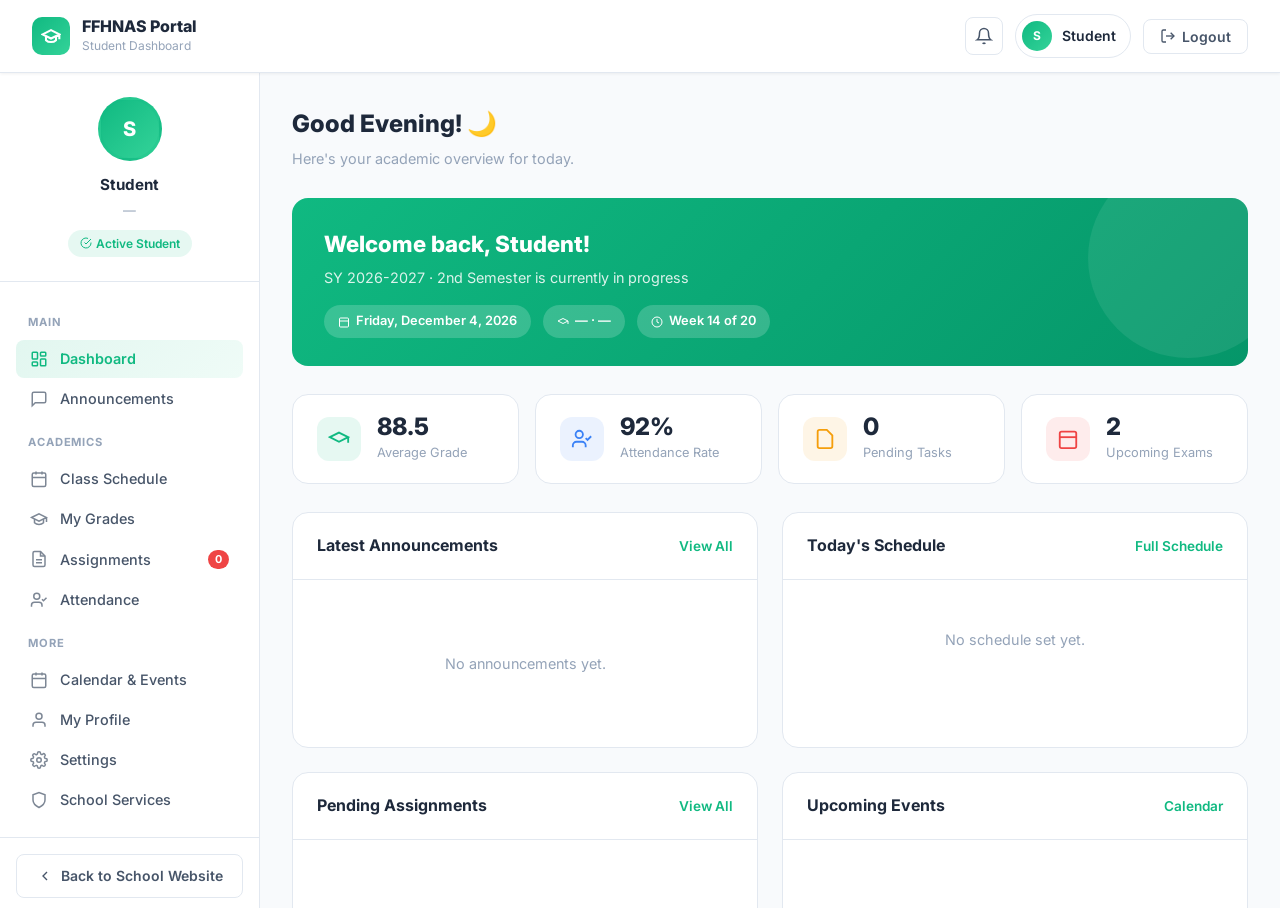
<file: student-portal.html>
<!DOCTYPE html>
<html lang="en">
<head>
    <meta charset="UTF-8">
    <meta name="viewport" content="width=device-width, initial-scale=1.0">
    <title>Student Portal - FFHNAS</title>
    
    <link href="https://fonts.googleapis.com/css2?family=Inter:wght@400;500;600;700;800&display=swap" rel="stylesheet">
    <style>
        :root {
    --primary: #10b981;
    --primary-dark: #059669;
    --secondary: #34d399;
    --accent: #f59e0b;
    --dark: #1e293b;
    --text: #475569;
    --text-light: #94a3b8;
    --light: #f8fafc;
    --border: #e2e8f0;
    --danger: #ef4444;
    --info: #3b82f6;
}

*, *::before, *::after { margin: 0; padding: 0; box-sizing: border-box; }

body {
    font-family: 'Inter', -apple-system, sans-serif;
    background: var(--light);
    color: var(--text);
    line-height: 1.6;
}

/* HEADER */
.header {
    background: white;
    border-bottom: 1px solid var(--border);
    position: sticky;
    top: 0;
    z-index: 100;
    box-shadow: 0 1px 3px rgba(0,0,0,0.06);
}

.header-inner {
    max-width: 1400px;
    margin: 0 auto;
    padding: 0.875rem 2rem;
    display: flex;
    align-items: center;
    justify-content: space-between;
    gap: 1rem;
}

.brand { display: flex; align-items: center; gap: 0.75rem; text-decoration: none; }

.brand-icon {
    width: 38px; height: 38px;
    background: linear-gradient(135deg, var(--primary), var(--secondary));
    border-radius: 0.625rem;
    display: flex; align-items: center; justify-content: center;
    color: white; flex-shrink: 0;
}

.brand-text h1 { font-size: 1rem; font-weight: 800; color: var(--dark); line-height: 1.2; }
.brand-text p  { font-size: 0.75rem; color: var(--text-light); }

.header-actions { display: flex; align-items: center; gap: 0.75rem; }

.icon-btn {
    position: relative;
    width: 38px; height: 38px;
    border: 1px solid var(--border);
    border-radius: 0.5rem;
    background: white;
    display: flex; align-items: center; justify-content: center;
    cursor: pointer; color: var(--text);
    transition: all 0.2s;
}
.icon-btn:hover { background: var(--primary); color: white; border-color: var(--primary); }

.notif-dot {
    position: absolute; top: -3px; right: -3px;
    width: 8px; height: 8px;
    background: var(--danger); border-radius: 50%;
    border: 2px solid white;
}

.user-pill {
    display: flex; align-items: center; gap: 0.625rem;
    padding: 0.375rem 0.875rem 0.375rem 0.375rem;
    border: 1px solid var(--border); border-radius: 2rem;
    background: white; cursor: pointer; transition: all 0.2s;
}
.user-pill:hover { border-color: var(--primary); }

.avatar {
    width: 30px; height: 30px; border-radius: 50%;
    background: linear-gradient(135deg, var(--primary), var(--secondary));
    color: white; display: flex; align-items: center; justify-content: center;
    font-weight: 700; font-size: 0.75rem; flex-shrink: 0;
}

.user-pill-name { font-size: 0.875rem; font-weight: 600; color: var(--dark); }

.logout-btn {
    display: flex; align-items: center; gap: 0.375rem;
    padding: 0.5rem 1rem;
    border: 1px solid var(--border); border-radius: 0.5rem;
    background: white; color: var(--text);
    font-size: 0.875rem; font-weight: 600;
    cursor: pointer; transition: all 0.2s; font-family: inherit;
}
.logout-btn:hover { background: var(--danger); color: white; border-color: var(--danger); }

/* LAYOUT */
.layout {
    display: grid;
    grid-template-columns: 260px 1fr;
    max-width: 1400px;
    margin: 0 auto;
    min-height: calc(100vh - 65px);
}

/* SIDEBAR */
.sidebar {
    background: white;
    border-right: 1px solid var(--border);
    display: flex; flex-direction: column;
    position: sticky; top: 65px;
    height: calc(100vh - 65px);
    overflow-y: auto;
}

.student-profile-card {
    padding: 1.5rem;
    border-bottom: 1px solid var(--border);
    text-align: center;
}

.profile-avatar-lg {
    width: 64px; height: 64px; border-radius: 50%;
    background: linear-gradient(135deg, var(--primary), var(--secondary));
    color: white; display: flex; align-items: center; justify-content: center;
    font-weight: 800; font-size: 1.25rem;
    margin: 0 auto 0.75rem;
    border: 3px solid rgba(16,185,129,0.2);
}

.profile-name  { font-size: 0.95rem; font-weight: 700; color: var(--dark); margin-bottom: 0.25rem; }
.profile-info  { font-size: 0.8rem; color: var(--text-light); margin-bottom: 0.5rem; }

.profile-badge {
    display: inline-flex; align-items: center; gap: 0.25rem;
    padding: 0.25rem 0.75rem;
    background: rgba(16,185,129,0.1); color: var(--primary);
    border-radius: 50px; font-size: 0.75rem; font-weight: 600;
}

.nav { padding: 1rem; flex: 1; }

.nav-section-label {
    font-size: 0.7rem; font-weight: 700;
    text-transform: uppercase; letter-spacing: 0.08em;
    color: var(--text-light); padding: 0.5rem 0.75rem; margin-top: 0.5rem;
}

.nav-item {
    display: flex; align-items: center; gap: 0.75rem;
    padding: 0.625rem 0.875rem; border-radius: 0.5rem;
    color: var(--text); font-weight: 500; font-size: 0.9rem;
    cursor: pointer; transition: all 0.2s; margin-bottom: 0.125rem;
    border: none; background: none; width: 100%; text-align: left; font-family: inherit;
}
.nav-item:hover  { background: var(--light); color: var(--primary); }
.nav-item.active { background: linear-gradient(135deg, rgba(16,185,129,0.12), rgba(52,211,153,0.08)); color: var(--primary); font-weight: 600; }
.nav-item svg    { flex-shrink: 0; opacity: 0.7; }
.nav-item.active svg { opacity: 1; }

.nav-badge {
    margin-left: auto;
    background: var(--danger); color: white;
    font-size: 0.68rem; font-weight: 700;
    padding: 0.15rem 0.45rem; border-radius: 50px;
    min-width: 18px; text-align: center;
}

.sidebar-footer { padding: 1rem; border-top: 1px solid var(--border); }

.back-link {
    display: flex; align-items: center; justify-content: center; gap: 0.5rem;
    padding: 0.625rem; border: 1px solid var(--border); border-radius: 0.5rem;
    color: var(--text); font-size: 0.875rem; font-weight: 600;
    text-decoration: none; transition: all 0.2s;
}
.back-link:hover { border-color: var(--primary); color: var(--primary); }

/* MAIN */
.main { padding: 2rem; overflow-y: auto; height: calc(100vh - 65px); }

.page { display: none; }
.page.active { display: block; animation: fadeUp 0.3s ease; }

@keyframes fadeUp {
    from { opacity: 0; transform: translateY(10px); }
    to   { opacity: 1; transform: translateY(0); }
}

.page-title { margin-bottom: 1.75rem; }
.page-title h2 { font-size: 1.5rem; font-weight: 800; color: var(--dark); margin-bottom: 0.25rem; }
.page-title p  { color: var(--text-light); font-size: 0.9rem; }

/* STATS */
.stats-grid {
    display: grid;
    grid-template-columns: repeat(auto-fit, minmax(180px, 1fr));
    gap: 1rem; margin-bottom: 1.75rem;
}

.stat-card {
    background: white; border: 1px solid var(--border);
    border-radius: 1rem; padding: 1.25rem 1.5rem;
    display: flex; align-items: center; gap: 1rem;
    transition: box-shadow 0.2s;
}
.stat-card:hover { box-shadow: 0 4px 16px rgba(0,0,0,0.08); }

.stat-icon { width: 44px; height: 44px; border-radius: 0.75rem; display: flex; align-items: center; justify-content: center; flex-shrink: 0; }
.stat-icon.green  { background: rgba(16,185,129,0.1); color: var(--primary); }
.stat-icon.amber  { background: rgba(245,158,11,0.1); color: var(--accent); }
.stat-icon.blue   { background: rgba(59,130,246,0.1); color: var(--info); }
.stat-icon.red    { background: rgba(239,68,68,0.1); color: var(--danger); }

.stat-value { font-size: 1.5rem; font-weight: 800; color: var(--dark); line-height: 1; }
.stat-label { font-size: 0.8rem; color: var(--text-light); margin-top: 0.25rem; }

/* CARD */
.card { background: white; border: 1px solid var(--border); border-radius: 1rem; overflow: hidden; margin-bottom: 1.5rem; }

.card-header {
    padding: 1.25rem 1.5rem; border-bottom: 1px solid var(--border);
    display: flex; align-items: center; justify-content: space-between;
}
.card-header h3 { font-size: 1rem; font-weight: 700; color: var(--dark); display: flex; align-items: center; gap: 0.5rem; }
.card-body { padding: 1.5rem; }

.card-link { font-size: 0.85rem; color: var(--primary); font-weight: 600; cursor: pointer; background: none; border: none; font-family: inherit; }
.card-link:hover { text-decoration: underline; }

/* TWO COL */
.two-col { display: grid; grid-template-columns: 1fr 1fr; gap: 1.5rem; }

/* WELCOME BANNER */
.welcome-banner {
    background: linear-gradient(135deg, var(--primary) 0%, var(--primary-dark) 100%);
    border-radius: 1rem; padding: 1.75rem 2rem;
    color: white; margin-bottom: 1.75rem;
    position: relative; overflow: hidden;
}
.welcome-banner::before {
    content: ''; position: absolute; top: -40px; right: -40px;
    width: 200px; height: 200px; background: rgba(255,255,255,0.08); border-radius: 50%;
}
.welcome-banner h3 { font-size: 1.4rem; font-weight: 800; margin-bottom: 0.25rem; }
.welcome-banner p  { opacity: 0.85; font-size: 0.9rem; }
.welcome-chips { display: flex; gap: 0.75rem; margin-top: 1rem; flex-wrap: wrap; }
.welcome-chip {
    background: rgba(255,255,255,0.18); border-radius: 50px;
    padding: 0.375rem 0.875rem; font-size: 0.8rem; font-weight: 600;
    display: flex; align-items: center; gap: 0.375rem;
}

/* ANNOUNCEMENTS */
.announcement-item {
    padding: 1rem 1.25rem;
    border-left: 3px solid var(--primary);
    background: rgba(16,185,129,0.04);
    border-radius: 0 0.5rem 0.5rem 0;
    margin-bottom: 0.75rem; transition: all 0.2s;
}
.announcement-item:last-child { margin-bottom: 0; }
.announcement-item:hover { box-shadow: 0 2px 8px rgba(0,0,0,0.07); }
.announcement-item.urgent { border-left-color: var(--danger); background: rgba(239,68,68,0.04); }

.ann-top { display: flex; align-items: center; gap: 0.75rem; margin-bottom: 0.375rem; }
.ann-badge { font-size: 0.7rem; font-weight: 700; padding: 0.2rem 0.6rem; border-radius: 50px; text-transform: uppercase; }
.ann-badge.info   { background: rgba(16,185,129,0.1); color: var(--primary); }
.ann-badge.urgent { background: rgba(239,68,68,0.1); color: var(--danger); }
.ann-title   { font-size: 0.925rem; font-weight: 700; color: var(--dark); }
.ann-content { font-size: 0.875rem; color: var(--text); line-height: 1.6; margin-bottom: 0.5rem; }
.ann-meta    { display: flex; gap: 1rem; font-size: 0.8rem; color: var(--text-light); }

/* TABLES */
.table-responsive { overflow-x: auto; padding: 1.5rem; }

.schedule-table,
.grades-table,
.attendance-table { width: 100%; border-collapse: collapse; }

.schedule-table th,
.grades-table th,
.attendance-table th {
    padding: 0.75rem 1rem; text-align: left;
    font-size: 0.8rem; font-weight: 700; color: var(--text-light);
    text-transform: uppercase; letter-spacing: 0.05em;
    background: var(--light); border-bottom: 2px solid var(--border);
    white-space: nowrap;
}

.schedule-table td,
.grades-table td,
.attendance-table td {
    padding: 0.875rem 1rem; border-bottom: 1px solid var(--border); font-size: 0.9rem;
}

.schedule-table tr:last-child td,
.grades-table tr:last-child td,
.attendance-table tr:last-child td { border-bottom: none; }

.schedule-table tr:hover td,
.grades-table tr:hover td,
.attendance-table tr:hover td { background: var(--light); }

/* SCHEDULE BREAK ROW */
.break-row td { background: #fafafa; color: var(--text-light); font-style: italic; text-align: center; font-size: 0.85rem; }

/* SUBJECT PILL */
.subject-pill {
    display: inline-flex; align-items: center;
    padding: 0.3rem 0.75rem; border-radius: 50px;
    font-size: 0.8rem; font-weight: 600; white-space: nowrap;
}
.subject-pill.green  { background: rgba(16,185,129,0.1); color: var(--primary); }
.subject-pill.blue   { background: rgba(59,130,246,0.1); color: var(--info); }
.subject-pill.amber  { background: rgba(245,158,11,0.1); color: var(--accent); }
.subject-pill.purple { background: rgba(139,92,246,0.1); color: #7c3aed; }
.subject-pill.pink   { background: rgba(236,72,153,0.1); color: #db2777; }
.subject-pill.red    { background: rgba(239,68,68,0.1); color: var(--danger); }
.subject-pill.teal   { background: rgba(20,184,166,0.1); color: #0d9488; }

/* GRADES */
.grade-pill { display: inline-block; padding: 0.25rem 0.625rem; border-radius: 0.375rem; font-size: 0.85rem; font-weight: 700; }
.grade-pill.excellent { background: rgba(16,185,129,0.1); color: var(--primary); }
.grade-pill.good      { background: rgba(59,130,246,0.1); color: var(--info); }
.grade-pill.average   { background: rgba(245,158,11,0.1); color: var(--accent); }
.grade-pill.low       { background: rgba(239,68,68,0.1); color: var(--danger); }

.grade-bar-wrap { display: flex; align-items: center; gap: 0.625rem; }
.grade-bar      { flex: 1; height: 6px; background: var(--border); border-radius: 50px; overflow: hidden; }
.grade-bar-fill { height: 100%; border-radius: 50px; }

/* ASSIGNMENT CARDS */
.assignment-card {
    display: flex; align-items: flex-start; gap: 1rem;
    padding: 1.125rem 1.25rem;
    border: 1px solid var(--border); border-radius: 0.75rem;
    margin-bottom: 0.75rem; background: white; transition: all 0.2s;
}
.assignment-card:hover { box-shadow: 0 2px 12px rgba(0,0,0,0.07); border-color: rgba(16,185,129,0.3); }

.assignment-icon {
    width: 42px; height: 42px; border-radius: 0.625rem;
    background: var(--light); display: flex; align-items: center; justify-content: center;
    color: var(--primary); flex-shrink: 0;
}

.assignment-info   { flex: 1; min-width: 0; }
.assignment-title  { font-size: 0.925rem; font-weight: 700; color: var(--dark); margin-bottom: 0.25rem; }
.assignment-meta   { display: flex; flex-wrap: wrap; gap: 0.625rem; font-size: 0.8rem; color: var(--text-light); margin-bottom: 0.5rem; }
.assignment-desc   { font-size: 0.85rem; color: var(--text); margin-top: 0.375rem; line-height: 1.5; }

.assignment-actions { display: flex; flex-direction: column; align-items: flex-end; gap: 0.375rem; flex-shrink: 0; }

.status-chip { padding: 0.2rem 0.6rem; border-radius: 50px; font-size: 0.75rem; font-weight: 600; white-space: nowrap; }
.status-chip.pending   { background: rgba(245,158,11,0.1); color: var(--accent); }
.status-chip.submitted { background: rgba(16,185,129,0.1); color: var(--primary); }
.status-chip.late      { background: rgba(239,68,68,0.1); color: var(--danger); }
.status-chip.graded    { background: rgba(59,130,246,0.1); color: var(--info); }

.btn-open-submit {
    padding: 0.4rem 0.875rem;
    background: var(--primary); color: white;
    border: none; border-radius: 0.375rem;
    font-size: 0.8rem; font-weight: 600;
    cursor: pointer; transition: all 0.2s; font-family: inherit;
    display: flex; align-items: center; gap: 0.375rem;
}
.btn-open-submit:hover { background: var(--primary-dark); }

.submitted-info {
    font-size: 0.8rem; color: var(--primary);
    display: flex; align-items: center; gap: 0.375rem; font-weight: 600;
}

/* SUBMIT MODAL */
.modal-overlay {
    display: none;
    position: fixed; inset: 0;
    background: rgba(0,0,0,0.5);
    z-index: 1000;
    align-items: center; justify-content: center;
    padding: 1rem;
}
.modal-overlay.open { display: flex; animation: fadeIn 0.2s ease; }

@keyframes fadeIn { from { opacity: 0; } to { opacity: 1; } }

.modal-box {
    background: white; border-radius: 1rem;
    width: 100%; max-width: 560px;
    max-height: 90vh; overflow-y: auto;
    box-shadow: 0 20px 60px rgba(0,0,0,0.2);
    animation: slideUp 0.3s ease;
}

@keyframes slideUp { from { transform: translateY(30px); opacity: 0; } to { transform: translateY(0); opacity: 1; } }

.modal-header {
    padding: 1.25rem 1.5rem;
    border-bottom: 1px solid var(--border);
    display: flex; align-items: center; justify-content: space-between;
    position: sticky; top: 0; background: white; z-index: 1;
}
.modal-header h3 { font-size: 1.1rem; font-weight: 700; color: var(--dark); }

.modal-close-btn {
    width: 32px; height: 32px; border-radius: 0.5rem;
    border: 1px solid var(--border); background: white;
    display: flex; align-items: center; justify-content: center;
    cursor: pointer; color: var(--text); transition: all 0.2s;
}
.modal-close-btn:hover { background: var(--danger); color: white; border-color: var(--danger); }

.modal-body { padding: 1.5rem; }

.modal-assignment-info {
    background: var(--light); border-radius: 0.75rem;
    padding: 1rem 1.25rem; margin-bottom: 1.25rem;
    border-left: 4px solid var(--primary);
}
.modal-assignment-info h4 { font-size: 0.95rem; font-weight: 700; color: var(--dark); margin-bottom: 0.25rem; }
.modal-assignment-info p  { font-size: 0.85rem; color: var(--text); margin-bottom: 0.25rem; }
.modal-assignment-info .meta { font-size: 0.8rem; color: var(--text-light); display: flex; gap: 1rem; flex-wrap: wrap; margin-top: 0.5rem; }

/* FORM */
.form-group { margin-bottom: 1.125rem; }
.form-label { display: block; font-size: 0.85rem; font-weight: 600; color: var(--dark); margin-bottom: 0.375rem; }

.form-input,
.form-textarea,
.filter-select {
    width: 100%; padding: 0.625rem 0.875rem;
    border: 1px solid var(--border); border-radius: 0.5rem;
    font-size: 0.9rem; color: var(--dark);
    background: white; font-family: inherit;
    transition: border-color 0.2s;
}
.form-input:focus,
.form-textarea:focus { outline: none; border-color: var(--primary); box-shadow: 0 0 0 3px rgba(16,185,129,0.1); }

.form-textarea { resize: vertical; min-height: 80px; }

.filter-select { width: auto; cursor: pointer; }

/* FILE DROP ZONE */
.file-drop-zone {
    border: 2px dashed var(--border); border-radius: 0.75rem;
    padding: 2rem 1rem; text-align: center;
    cursor: pointer; transition: all 0.2s;
    color: var(--text-light);
}
.file-drop-zone:hover, .file-drop-zone.drag-over {
    border-color: var(--primary); background: rgba(16,185,129,0.04);
}
.file-drop-zone svg { margin: 0 auto 0.75rem; display: block; color: var(--text-light); }
.file-drop-zone p   { font-size: 0.9rem; margin-bottom: 0.25rem; }
.file-drop-zone small { font-size: 0.78rem; }

/* FILE LIST */
.file-list { margin-top: 0.75rem; display: flex; flex-direction: column; gap: 0.5rem; }

.file-item {
    display: flex; align-items: center; gap: 0.75rem;
    padding: 0.625rem 0.875rem;
    background: var(--light); border-radius: 0.5rem;
    border: 1px solid var(--border);
}
.file-item-icon { width: 36px; height: 36px; border-radius: 0.375rem; display: flex; align-items: center; justify-content: center; flex-shrink: 0; }
.file-item-icon.image { background: rgba(59,130,246,0.1); color: var(--info); }
.file-item-icon.pdf   { background: rgba(239,68,68,0.1); color: var(--danger); }
.file-item-icon.doc   { background: rgba(16,185,129,0.1); color: var(--primary); }
.file-item-icon.other { background: rgba(245,158,11,0.1); color: var(--accent); }

.file-item-info   { flex: 1; min-width: 0; }
.file-item-name   { font-size: 0.85rem; font-weight: 600; color: var(--dark); white-space: nowrap; overflow: hidden; text-overflow: ellipsis; }
.file-item-size   { font-size: 0.75rem; color: var(--text-light); }

.file-item-preview { width: 40px; height: 40px; border-radius: 0.375rem; object-fit: cover; flex-shrink: 0; }

.file-remove-btn {
    width: 26px; height: 26px; border-radius: 50%;
    border: none; background: none; cursor: pointer;
    color: var(--text-light); display: flex; align-items: center; justify-content: center;
    transition: all 0.2s; flex-shrink: 0;
}
.file-remove-btn:hover { background: rgba(239,68,68,0.1); color: var(--danger); }

/* MODAL FOOTER */
.modal-footer { display: flex; gap: 0.75rem; justify-content: flex-end; margin-top: 1.5rem; }

.btn-cancel {
    padding: 0.625rem 1.25rem;
    border: 1px solid var(--border); border-radius: 0.5rem;
    background: white; color: var(--text);
    font-size: 0.875rem; font-weight: 600;
    cursor: pointer; transition: all 0.2s; font-family: inherit;
}
.btn-cancel:hover { background: var(--light); }

.btn-submit-final {
    padding: 0.625rem 1.5rem;
    background: var(--primary); color: white;
    border: none; border-radius: 0.5rem;
    font-size: 0.875rem; font-weight: 700;
    cursor: pointer; transition: all 0.2s; font-family: inherit;
    display: flex; align-items: center; gap: 0.5rem;
}
.btn-submit-final:hover { background: var(--primary-dark); }

/* ATTENDANCE */
.attendance-summary { display: grid; grid-template-columns: repeat(4, 1fr); gap: 1rem; margin-bottom: 1.5rem; }

.att-stat { text-align: center; padding: 1.25rem; border-radius: 0.75rem; background: white; border: 1px solid var(--border); }
.att-stat-value { font-size: 2rem; font-weight: 800; line-height: 1; margin-bottom: 0.25rem; }
.att-stat-label { font-size: 0.8rem; color: var(--text-light); }
.att-stat.present .att-stat-value { color: var(--primary); }
.att-stat.absent  .att-stat-value { color: var(--danger); }
.att-stat.late    .att-stat-value { color: var(--accent); }
.att-stat.total   .att-stat-value { color: var(--dark); }

.att-badge { display: inline-block; padding: 0.25rem 0.625rem; border-radius: 50px; font-size: 0.75rem; font-weight: 700; }
.att-badge.present { background: rgba(16,185,129,0.1); color: var(--primary); }
.att-badge.absent  { background: rgba(239,68,68,0.1); color: var(--danger); }
.att-badge.late    { background: rgba(245,158,11,0.1); color: var(--accent); }

/* CALENDAR */
.cal-header { display: flex; align-items: center; justify-content: space-between; width: 100%; }
.cal-nav { display: flex; gap: 0.5rem; }
.cal-nav-btn { width: 30px; height: 30px; border: 1px solid var(--border); border-radius: 0.375rem; background: white; display: flex; align-items: center; justify-content: center; cursor: pointer; color: var(--text); transition: all 0.2s; }
.cal-nav-btn:hover { background: var(--primary); color: white; border-color: var(--primary); }

.cal-grid { display: grid; grid-template-columns: repeat(7, 1fr); gap: 2px; }
.cal-day-name { text-align: center; font-size: 0.7rem; font-weight: 700; color: var(--text-light); text-transform: uppercase; padding: 0.375rem; }
.cal-day { aspect-ratio: 1; display: flex; align-items: center; justify-content: center; font-size: 0.85rem; font-weight: 500; color: var(--dark); border-radius: 0.375rem; cursor: pointer; position: relative; transition: all 0.15s; }
.cal-day:hover { background: var(--light); }
.cal-day.other { color: var(--border); }
.cal-day.today { background: var(--primary); color: white; font-weight: 700; }

.event-dot { position: absolute; bottom: 3px; width: 4px; height: 4px; border-radius: 50%; }
.event-dot.exam    { background: var(--accent); }
.event-dot.holiday { background: var(--danger); }
.event-dot.event, .event-dot.meeting { background: var(--info); }

/* EVENTS */
.event-item { display: flex; align-items: center; gap: 1rem; padding: 0.875rem 1rem; border-radius: 0.5rem; margin-bottom: 0.5rem; border-left: 3px solid transparent; transition: all 0.2s; }
.event-item:hover { background: var(--light); }
.event-item.holiday { border-left-color: var(--danger); background: rgba(239,68,68,0.03); }
.event-item.exam    { border-left-color: var(--accent); background: rgba(245,158,11,0.03); }
.event-item.event, .event-item.meeting { border-left-color: var(--info); background: rgba(59,130,246,0.03); }

.event-date-box  { text-align: center; min-width: 36px; flex-shrink: 0; }
.event-day-num   { font-size: 1.25rem; font-weight: 800; color: var(--dark); line-height: 1; }
.event-month-str { font-size: 0.7rem; font-weight: 600; color: var(--text-light); text-transform: uppercase; }
.event-info      { flex: 1; }
.event-info h4   { font-size: 0.875rem; font-weight: 700; color: var(--dark); }
.event-info p    { font-size: 0.8rem; color: var(--text-light); }

.event-type-chip { font-size: 0.72rem; font-weight: 700; padding: 0.2rem 0.5rem; border-radius: 50px; text-transform: capitalize; flex-shrink: 0; }
.event-type-chip.holiday { background: rgba(239,68,68,0.1); color: var(--danger); }
.event-type-chip.exam    { background: rgba(245,158,11,0.1); color: var(--accent); }
.event-type-chip.event, .event-type-chip.meeting { background: rgba(59,130,246,0.1); color: var(--info); }

/* PROFILE */
.profile-banner { background: linear-gradient(135deg, var(--primary), var(--primary-dark)); border-radius: 1rem; padding: 2rem; color: white; display: flex; align-items: center; gap: 1.5rem; margin-bottom: 1.5rem; }
.profile-avatar-xl { width: 80px; height: 80px; border-radius: 50%; background: rgba(255,255,255,0.25); color: white; display: flex; align-items: center; justify-content: center; font-weight: 800; font-size: 1.75rem; flex-shrink: 0; border: 3px solid rgba(255,255,255,0.4); }
.profile-banner h3 { font-size: 1.25rem; font-weight: 800; margin-bottom: 0.25rem; }
.profile-banner p  { opacity: 0.85; font-size: 0.875rem; }
.profile-chips { display: flex; gap: 0.75rem; margin-top: 0.75rem; flex-wrap: wrap; }
.profile-chip  { background: rgba(255,255,255,0.18); padding: 0.25rem 0.75rem; border-radius: 50px; font-size: 0.8rem; font-weight: 600; }

.info-grid  { display: grid; grid-template-columns: 1fr 1fr; gap: 1rem; }
.info-label { font-size: 0.75rem; font-weight: 600; text-transform: uppercase; letter-spacing: 0.05em; color: var(--text-light); margin-bottom: 0.25rem; }
.info-value { font-size: 0.9rem; font-weight: 600; color: var(--dark); }

/* PROGRESS */
.progress-item  { margin-bottom: 1rem; }
.progress-label { display: flex; justify-content: space-between; margin-bottom: 0.375rem; }
.progress-name  { font-size: 0.875rem; font-weight: 600; color: var(--dark); }
.progress-val   { font-size: 0.875rem; font-weight: 700; color: var(--primary); }
.progress-bar   { height: 8px; background: var(--border); border-radius: 50px; overflow: hidden; }
.progress-fill  { height: 100%; border-radius: 50px; background: linear-gradient(90deg, var(--primary), var(--secondary)); }

/* TOAST */
.toast-container { position: fixed; top: 1rem; right: 1rem; z-index: 9999; display: flex; flex-direction: column; gap: 0.625rem; pointer-events: none; }
.toast { background: white; border-radius: 0.625rem; padding: 0.875rem 1.25rem; box-shadow: 0 4px 20px rgba(0,0,0,0.12); border-left: 4px solid var(--primary); min-width: 280px; max-width: 360px; animation: toastIn 0.3s ease; pointer-events: all; }
.toast.error { border-left-color: var(--danger); }
.toast.info  { border-left-color: var(--info); }

@keyframes toastIn { from { transform: translateX(100%); opacity: 0; } to { transform: translateX(0); opacity: 1; } }

.toast-title { font-weight: 700; color: var(--dark); font-size: 0.875rem; margin-bottom: 0.25rem; }
.toast-msg   { font-size: 0.825rem; color: var(--text); }

/* EMPTY STATE */
.empty-state { text-align: center; padding: 3rem 1rem; color: var(--text-light); }
.empty-state p { font-size: 0.9rem; }

/* RESPONSIVE */
@media (max-width: 1024px) {
    .layout { grid-template-columns: 1fr; }
    .sidebar { display: none; }
    .two-col { grid-template-columns: 1fr; }
}

@media (max-width: 768px) {
    .header-inner { padding: 0.75rem 1rem; }
    .main { padding: 1rem; }
    .stats-grid { grid-template-columns: repeat(2, 1fr); }
    .attendance-summary { grid-template-columns: repeat(2, 1fr); }
    .user-pill-name { display: none; }
    .info-grid { grid-template-columns: 1fr; }
    .assignment-card { flex-wrap: wrap; }
}

/* ========== STUDENT PORTAL MOBILE IMPROVEMENTS ========== */

/* Mobile hamburger button */
.mobile-menu-btn {
    display: none;
    width: 38px; height: 38px;
    border: 1px solid var(--border); border-radius: 0.5rem;
    background: white; align-items: center; justify-content: center;
    cursor: pointer; color: var(--text); flex-shrink: 0;
}

@media (max-width: 1024px) {
    /* Show hamburger */
    .mobile-menu-btn { display: flex; }

    /* Sidebar becomes slide-in drawer */
    .sidebar {
        display: flex;
        position: fixed;
        top: 0; left: -280px;
        width: 260px; height: 100vh;
        z-index: 300;
        transition: left 0.3s ease;
        box-shadow: none;
    }
    .sidebar.open {
        left: 0;
        box-shadow: 4px 0 20px rgba(0,0,0,0.15);
    }

    /* Overlay behind sidebar */
    .sidebar-overlay {
        display: none;
        position: fixed; inset: 0;
        background: rgba(0,0,0,0.4);
        z-index: 299;
    }
    .sidebar-overlay.active { display: block; }

    .layout { grid-template-columns: 1fr; }
    .two-col { grid-template-columns: 1fr; }
    .main { height: auto; overflow-y: visible; }
}

@media (max-width: 768px) {
    /* Header */
    .header-inner { padding: 0.75rem 1rem; gap: 0.5rem; }
    .brand-text p  { display: none; }
    .brand-text h1 { font-size: 0.9rem; }
    .brand-icon    { width: 32px; height: 32px; }
    .header-actions { gap: 0.5rem; }

    .user-pill-name { display: none; }
    .user-pill { padding: 0.25rem; border-radius: 50%; }

    .logout-btn span { display: none; }
    .logout-btn {
        padding: 0.5rem;
        width: 38px; height: 38px;
        justify-content: center;
    }

    /* Main */
    .main { padding: 1rem; }
    .page-title h2  { font-size: 1.25rem; }

    /* Welcome banner */
    .welcome-banner { padding: 1.25rem 1.25rem; }
    .welcome-banner h3 { font-size: 1.15rem; }
    .welcome-chips { gap: 0.5rem; }
    .welcome-chip  { font-size: 0.75rem; padding: 0.3rem 0.625rem; }

    /* Stats */
    .stats-grid { grid-template-columns: repeat(2, 1fr); gap: 0.75rem; }
    .stat-card  { padding: 1rem; gap: 0.75rem; }
    .stat-icon  { width: 38px; height: 38px; }
    .stat-value { font-size: 1.25rem; }

    /* Cards */
    .card-header { padding: 1rem; flex-wrap: wrap; gap: 0.5rem; }
    .card-body   { padding: 1rem; }
    .card-header > div { flex-wrap: wrap; gap: 0.5rem; }

    /* Filter selects */
    .filter-select { font-size: 0.82rem; padding: 0.35rem 0.5rem; }

    /* Assignments */
    .assignment-card { flex-wrap: wrap; padding: 1rem; gap: 0.75rem; }
    .assignment-actions { flex-direction: row; align-items: center; width: 100%; justify-content: space-between; }

    /* Tables */
    .table-responsive { padding: 0.75rem; }

    /* Attendance summary */
    .attendance-summary { grid-template-columns: repeat(2, 1fr); gap: 0.75rem; }
    .att-stat-value { font-size: 1.5rem; }

    /* Profile banner */
    .profile-banner {
        flex-direction: column;
        text-align: center;
        padding: 1.5rem 1rem;
        gap: 1rem;
    }
    .profile-chips { justify-content: center; }
    .info-grid { grid-template-columns: 1fr; }

    /* Calendar two-col already stacked via .two-col override above */

    /* Modal */
    .modal-box    { border-radius: 0.75rem; }
    .modal-body   { padding: 1rem; }
    .modal-footer { flex-wrap: wrap; }
    .modal-footer .btn-cancel,
    .modal-footer .btn-submit-final { flex: 1; justify-content: center; }

    /* Toast */
    .toast-container { top: auto; bottom: 1rem; right: 1rem; left: 1rem; }
    .toast { min-width: unset; max-width: 100%; }
}

@media (max-width: 480px) {
    .stats-grid { grid-template-columns: 1fr; }
    .attendance-summary { grid-template-columns: repeat(2, 1fr); }

    .brand-icon { display: none; }

    .assignment-card { gap: 0.625rem; }
    .assignment-icon { width: 36px; height: 36px; }

    .file-drop-zone { padding: 1.25rem 0.75rem; }
    .file-drop-zone svg { width: 24px; height: 24px; }
}

    </style>
</head>
<body>

<div class="toast-container" id="toastContainer"></div>

<header class="header">
    <div class="header-inner">
        <a href="index.html" class="brand">
            <div class="brand-icon">
                <svg xmlns="http://www.w3.org/2000/svg" width="20" height="20" viewBox="0 0 24 24" fill="none" stroke="currentColor" stroke-width="2.5">
                    <path d="M22 10v6M2 10l10-5 10 5-10 5z"/>
                    <path d="M6 12v5c3 3 9 3 12 0v-5"/>
                </svg>
            </div>
            <div class="brand-text">
                <h1>FFHNAS Portal</h1>
                <p>Student Dashboard</p>
            </div>
        </a>
        <div class="header-actions">
            <!-- First child of .header-actions: -->
<button class="mobile-menu-btn" onclick="toggleSidebar()" aria-label="Menu">
    <svg xmlns="http://www.w3.org/2000/svg" width="20" height="20" viewBox="0 0 24 24" fill="none" stroke="currentColor" stroke-width="2"><line x1="3" y1="6" x2="21" y2="6"/><line x1="3" y1="12" x2="21" y2="12"/><line x1="3" y1="18" x2="21" y2="18"/></svg>
</button>
            <button class="icon-btn" onclick="toggleNotifications()" title="Notifications">
                <svg xmlns="http://www.w3.org/2000/svg" width="18" height="18" viewBox="0 0 24 24" fill="none" stroke="currentColor" stroke-width="2">
                    <path d="M18 8A6 6 0 0 0 6 8c0 7-3 9-3 9h18s-3-2-3-9"/>
                    <path d="M13.73 21a2 2 0 0 1-3.46 0"/>
                </svg>
                <span class="notif-dot" id="notifDot"></span>
            </button>
            <div class="user-pill" onclick="navigate('profile')">
                <div class="avatar" id="headerAvatar">ST</div>
                <span class="user-pill-name" id="headerName">Student</span>
            </div>
            <button class="logout-btn" onclick="logout()">
                <svg xmlns="http://www.w3.org/2000/svg" width="16" height="16" viewBox="0 0 24 24" fill="none" stroke="currentColor" stroke-width="2">
                    <path d="M9 21H5a2 2 0 0 1-2-2V5a2 2 0 0 1 2-2h4"/>
                    <polyline points="16 17 21 12 16 7"/>
                    <line x1="21" x2="9" y1="12" y2="12"/>
                </svg>
                Logout
            </button>
        </div>
    </div>
</header>

<div class="layout">

    <aside class="sidebar">
        <div class="student-profile-card">
            <div class="profile-avatar-lg" id="sidebarAvatar">ST</div>
            <div class="profile-name" id="sidebarName">Student Name</div>
            <div class="profile-info" id="sidebarSectionInfo">—</div>
            <span class="profile-badge">
                <svg xmlns="http://www.w3.org/2000/svg" width="12" height="12" viewBox="0 0 24 24" fill="none" stroke="currentColor" stroke-width="2">
                    <path d="M22 11.08V12a10 10 0 1 1-5.93-9.14"/>
                    <polyline points="22 4 12 14.01 9 11.01"/>
                </svg>
                Active Student
            </span>
        </div>
        <nav class="nav">
            <div class="nav-section-label">Main</div>
            <button class="nav-item active" data-page="dashboard" onclick="navigate('dashboard')">
                <svg xmlns="http://www.w3.org/2000/svg" width="18" height="18" viewBox="0 0 24 24" fill="none" stroke="currentColor" stroke-width="2"><rect width="7" height="9" x="3" y="3" rx="1"/><rect width="7" height="5" x="14" y="3" rx="1"/><rect width="7" height="9" x="14" y="12" rx="1"/><rect width="7" height="5" x="3" y="16" rx="1"/></svg>
                Dashboard
            </button>
            <button class="nav-item" data-page="announcements" onclick="navigate('announcements')">
                <svg xmlns="http://www.w3.org/2000/svg" width="18" height="18" viewBox="0 0 24 24" fill="none" stroke="currentColor" stroke-width="2"><path d="M21 15a2 2 0 0 1-2 2H7l-4 4V5a2 2 0 0 1 2-2h14a2 2 0 0 1 2 2z"/></svg>
                Announcements
                <span class="nav-badge" id="annBadge">0</span>
            </button>
            <div class="nav-section-label">Academics</div>
            <button class="nav-item" data-page="schedule" onclick="navigate('schedule')">
                <svg xmlns="http://www.w3.org/2000/svg" width="18" height="18" viewBox="0 0 24 24" fill="none" stroke="currentColor" stroke-width="2"><rect width="18" height="18" x="3" y="4" rx="2"/><line x1="16" x2="16" y1="2" y2="6"/><line x1="8" x2="8" y1="2" y2="6"/><line x1="3" x2="21" y1="10" y2="10"/></svg>
                Class Schedule
            </button>
            <button class="nav-item" data-page="grades" onclick="navigate('grades')">
                <svg xmlns="http://www.w3.org/2000/svg" width="18" height="18" viewBox="0 0 24 24" fill="none" stroke="currentColor" stroke-width="2"><path d="M22 10v6M2 10l10-5 10 5-10 5z"/><path d="M6 12v5c3 3 9 3 12 0v-5"/></svg>
                My Grades
            </button>
            <button class="nav-item" data-page="assignments" onclick="navigate('assignments')">
                <svg xmlns="http://www.w3.org/2000/svg" width="18" height="18" viewBox="0 0 24 24" fill="none" stroke="currentColor" stroke-width="2"><path d="M14 2H6a2 2 0 0 0-2 2v16a2 2 0 0 0 2 2h12a2 2 0 0 0 2-2V8z"/><polyline points="14 2 14 8 20 8"/><line x1="16" x2="8" y1="13" y2="13"/><line x1="16" x2="8" y1="17" y2="17"/></svg>
                Assignments
                <span class="nav-badge" id="assignBadge">3</span>
            </button>
            <button class="nav-item" data-page="attendance" onclick="navigate('attendance')">
                <svg xmlns="http://www.w3.org/2000/svg" width="18" height="18" viewBox="0 0 24 24" fill="none" stroke="currentColor" stroke-width="2"><path d="M16 21v-2a4 4 0 0 0-4-4H6a4 4 0 0 0-4 4v2"/><circle cx="9" cy="7" r="4"/><polyline points="16 11 18 13 22 9"/></svg>
                Attendance
            </button>
            <div class="nav-section-label">More</div>
            <button class="nav-item" data-page="calendar" onclick="navigate('calendar')">
                <svg xmlns="http://www.w3.org/2000/svg" width="18" height="18" viewBox="0 0 24 24" fill="none" stroke="currentColor" stroke-width="2"><rect width="18" height="18" x="3" y="4" rx="2"/><line x1="16" x2="16" y1="2" y2="6"/><line x1="8" x2="8" y1="2" y2="6"/><line x1="3" x2="21" y1="10" y2="10"/></svg>
                Calendar & Events
            </button>
            <button class="nav-item" data-page="profile" onclick="navigate('profile')">
                <svg xmlns="http://www.w3.org/2000/svg" width="18" height="18" viewBox="0 0 24 24" fill="none" stroke="currentColor" stroke-width="2"><path d="M20 21v-2a4 4 0 0 0-4-4H8a4 4 0 0 0-4 4v2"/><circle cx="12" cy="7" r="4"/></svg>
                My Profile
            </button>
            <button class="nav-item" data-page="settings" onclick="navigate('settings')">
    <svg xmlns="http://www.w3.org/2000/svg" width="18" height="18" viewBox="0 0 24 24" fill="none" stroke="currentColor" stroke-width="2"><circle cx="12" cy="12" r="3"/><path d="M19.4 15a1.65 1.65 0 0 0 .33 1.82l.06.06a2 2 0 0 1-2.83 2.83l-.06-.06a1.65 1.65 0 0 0-1.82-.33 1.65 1.65 0 0 0-1 1.51V21a2 2 0 0 1-4 0v-.09A1.65 1.65 0 0 0 9 19.4a1.65 1.65 0 0 0-1.82.33l-.06.06a2 2 0 0 1-2.83-2.83l.06-.06A1.65 1.65 0 0 0 4.68 15a1.65 1.65 0 0 0-1.51-1H3a2 2 0 0 1 0-4h.09A1.65 1.65 0 0 0 4.6 9a1.65 1.65 0 0 0-.33-1.82l-.06-.06a2 2 0 0 1 2.83-2.83l.06.06A1.65 1.65 0 0 0 9 4.68a1.65 1.65 0 0 0 1-1.51V3a2 2 0 0 1 4 0v.09a1.65 1.65 0 0 0 1 1.51 1.65 1.65 0 0 0 1.82-.33l.06-.06a2 2 0 0 1 2.83 2.83l-.06.06A1.65 1.65 0 0 0 19.4 9a1.65 1.65 0 0 0 1.51 1H21a2 2 0 0 1 0 4h-.09a1.65 1.65 0 0 0-1.51 1z"/></svg>
    Settings
</button>
<button class="nav-item" data-page="services" onclick="navigate('services')">
    <svg xmlns="http://www.w3.org/2000/svg" width="18" height="18" viewBox="0 0 24 24" fill="none" stroke="currentColor" stroke-width="2"><path d="M12 22s8-4 8-10V5l-8-3-8 3v7c0 6 8 10 8 10z"/></svg>
    School Services
</button>
        </nav>
        <div class="sidebar-footer">
            <a href="index.html" class="back-link">
                <svg xmlns="http://www.w3.org/2000/svg" width="16" height="16" viewBox="0 0 24 24" fill="none" stroke="currentColor" stroke-width="2"><path d="m15 18-6-6 6-6"/></svg>
                Back to School Website
            </a>
        </div>
    </aside>

    <main class="main">

        <!-- DASHBOARD -->
        <div class="page active" id="page-dashboard">
            <div class="page-title">
                <h2 id="dashGreeting">Good Morning! 👋</h2>
                <p>Here's your academic overview for today.</p>
            </div>
            <div class="welcome-banner">
                <div>
                    <h3 id="bannerName">Welcome back!</h3>
                    <p>SY 2026-2027 · 2nd Semester is currently in progress</p>
                    <div class="welcome-chips">
                        <span class="welcome-chip">
                            <svg xmlns="http://www.w3.org/2000/svg" width="12" height="12" viewBox="0 0 24 24" fill="none" stroke="currentColor" stroke-width="2"><rect width="18" height="18" x="3" y="4" rx="2"/><line x1="3" x2="21" y1="10" y2="10"/></svg>
                            <span id="todayDate"></span>
                        </span>
                        <span class="welcome-chip">
                            <svg xmlns="http://www.w3.org/2000/svg" width="12" height="12" viewBox="0 0 24 24" fill="none" stroke="currentColor" stroke-width="2"><path d="M22 10v6M2 10l10-5 10 5-10 5z"/></svg>
                            <span id="dashGradeChip">—</span>
                        </span>
                        <span class="welcome-chip">
                            <svg xmlns="http://www.w3.org/2000/svg" width="12" height="12" viewBox="0 0 24 24" fill="none" stroke="currentColor" stroke-width="2"><circle cx="12" cy="12" r="10"/><polyline points="12 6 12 12 16 14"/></svg>
                            Week 14 of 20
                        </span>
                    </div>
                </div>
            </div>
            <div class="stats-grid">
                <div class="stat-card">
                    <div class="stat-icon green"><svg xmlns="http://www.w3.org/2000/svg" width="22" height="22" viewBox="0 0 24 24" fill="none" stroke="currentColor" stroke-width="2"><path d="M22 10v6M2 10l10-5 10 5-10 5z"/></svg></div>
                    <div><div class="stat-value">88.5</div><div class="stat-label">Average Grade</div></div>
                </div>
                <div class="stat-card">
                    <div class="stat-icon blue"><svg xmlns="http://www.w3.org/2000/svg" width="22" height="22" viewBox="0 0 24 24" fill="none" stroke="currentColor" stroke-width="2"><path d="M16 21v-2a4 4 0 0 0-4-4H6a4 4 0 0 0-4 4v2"/><circle cx="9" cy="7" r="4"/><polyline points="16 11 18 13 22 9"/></svg></div>
                    <div><div class="stat-value">92%</div><div class="stat-label">Attendance Rate</div></div>
                </div>
                <div class="stat-card">
                    <div class="stat-icon amber"><svg xmlns="http://www.w3.org/2000/svg" width="22" height="22" viewBox="0 0 24 24" fill="none" stroke="currentColor" stroke-width="2"><path d="M14 2H6a2 2 0 0 0-2 2v16a2 2 0 0 0 2 2h12a2 2 0 0 0 2-2V8z"/></svg></div>
                    <div><div class="stat-value" id="pendingCount">3</div><div class="stat-label">Pending Tasks</div></div>
                </div>
                <div class="stat-card">
                    <div class="stat-icon red"><svg xmlns="http://www.w3.org/2000/svg" width="22" height="22" viewBox="0 0 24 24" fill="none" stroke="currentColor" stroke-width="2"><rect width="18" height="18" x="3" y="4" rx="2"/><line x1="3" x2="21" y1="10" y2="10"/></svg></div>
                    <div><div class="stat-value">2</div><div class="stat-label">Upcoming Exams</div></div>
                </div>
            </div>
            <div class="two-col">
                <div class="card">
                    <div class="card-header">
                        <h3>Latest Announcements</h3>
                        <button class="card-link" onclick="navigate('announcements')">View All</button>
                    </div>
                    <div class="card-body" id="dashAnnouncements"><div class="empty-state"><p>No announcements yet</p></div></div>
                </div>
                <div class="card">
                    <div class="card-header">
                        <h3>Today's Schedule</h3>
                        <button class="card-link" onclick="navigate('schedule')">Full Schedule</button>
                    </div>
                    <div id="todaySchedule"></div>
                </div>
            </div>
            <div class="two-col">
                <div class="card">
                    <div class="card-header">
                        <h3>Pending Assignments</h3>
                        <button class="card-link" onclick="navigate('assignments')">View All</button>
                    </div>
                    <div class="card-body" id="dashAssignments"></div>
                </div>
                <div class="card">
                    <div class="card-header">
                        <h3>Upcoming Events</h3>
                        <button class="card-link" onclick="navigate('calendar')">Calendar</button>
                    </div>
                    <div style="padding:1rem;" id="dashEvents"></div>
                </div>
            </div>
        </div>

        <!-- ANNOUNCEMENTS -->
        <div class="page" id="page-announcements">
            <div class="page-title"><h2>Announcements</h2><p>Stay updated with the latest school news</p></div>
            <div class="card">
                <div class="card-body" id="fullAnnouncements"><div class="empty-state"><p>No announcements yet</p></div></div>
            </div>
        </div>

        <!-- SCHEDULE -->
        <div class="page" id="page-schedule">
            <div class="page-title"><h2>Class Schedule</h2><p>Your weekly timetable — SY 2026-2027, 2nd Semester</p></div>
            <div class="card">
                 <div class="card-header"><h3>Weekly Schedule — <span id="scheduleCardTitle">—</span></h3></div>
                <div class="table-responsive">
                    <table class="schedule-table">
                        <thead>
                            <tr>
                                <th>Time</th>
                                <th>Monday</th>
                                <th>Tuesday</th>
                                <th>Wednesday</th>
                                <th>Thursday</th>
                                <th>Friday</th>
                            </tr>
                        </thead>
                        <tbody id="scheduleBody"></tbody>
                    </table>
                </div>
            </div>
        </div>

        <!-- GRADES -->
        <div class="page" id="page-grades">
            <div class="page-title"><h2>My Grades</h2><p>Academic performance — 2nd Semester</p></div>
            <div class="stats-grid" style="grid-template-columns: repeat(3, 1fr);">
                <div class="stat-card">
                    <div class="stat-icon green"><svg xmlns="http://www.w3.org/2000/svg" width="22" height="22" viewBox="0 0 24 24" fill="none" stroke="currentColor" stroke-width="2"><polyline points="22 7 13.5 15.5 8.5 10.5 2 17"/></svg></div>
                    <div><div class="stat-value">88.5</div><div class="stat-label">General Average</div></div>
                </div>
                <div class="stat-card">
                    <div class="stat-icon blue"><svg xmlns="http://www.w3.org/2000/svg" width="22" height="22" viewBox="0 0 24 24" fill="none" stroke="currentColor" stroke-width="2"><circle cx="12" cy="8" r="6"/><path d="M15.477 12.89 17 22l-5-3-5 3 1.523-9.11"/></svg></div>
                    <div><div class="stat-value" style="font-size:1rem;">With Honors</div><div class="stat-label">Academic Standing</div></div>
                </div>
                <div class="stat-card">
                    <div class="stat-icon amber"><svg xmlns="http://www.w3.org/2000/svg" width="22" height="22" viewBox="0 0 24 24" fill="none" stroke="currentColor" stroke-width="2"><path d="M12 20h9"/><path d="M16.5 3.5a2.121 2.121 0 0 1 3 3L7 19l-4 1 1-4L16.5 3.5z"/></svg></div>
                    <div><div class="stat-value">7/8</div><div class="stat-label">Subjects Passing</div></div>
                </div>
            </div>
            <div class="card">
                <div class="card-header">
                    <h3>Subject Grades</h3>
                    <button class="card-link" onclick="showToast('Export','Grades exported!','success')">Export PDF</button>
                </div>
                <div class="table-responsive"><table class="grades-table" id="gradesTable"></table></div>
            </div>
            <div class="card">
                <div class="card-header"><h3>Subject Performance</h3></div>
                <div class="card-body" id="performanceBars"></div>
            </div>
        </div>

        <!-- ASSIGNMENTS -->
        <div class="page" id="page-assignments">
            <div class="page-title"><h2>Assignments</h2><p>View, track, and submit your assignments</p></div>
            <div class="card">
                <div class="card-header">
                    <h3>All Tasks</h3>
                    <select class="filter-select" id="assignFilter" onchange="renderAssignments()">
                        <option value="all">All</option>
                        <option value="pending">Pending</option>
                        <option value="submitted">Submitted</option>
                        <option value="graded">Graded</option>
                    </select>
                    <select class="filter-select" id="assignSubjectFilter" onchange="renderAssignments()">
    <option value="all">All Subjects</option>
</select>
                </div>
                <div class="card-body" id="assignmentsList"></div>
            </div>
        </div>

        <!-- SUBMIT MODAL -->
        <div class="modal-overlay" id="submitModal" onclick="closeSubmitModal(event)">
            <div class="modal-box">
                <div class="modal-header">
                    <h3 id="modalTitle">Submit Assignment</h3>
                    <button class="modal-close-btn" onclick="closeSubmitModalDirect()">
                        <svg xmlns="http://www.w3.org/2000/svg" width="20" height="20" viewBox="0 0 24 24" fill="none" stroke="currentColor" stroke-width="2"><line x1="18" y1="6" x2="6" y2="18"/><line x1="6" y1="6" x2="18" y2="18"/></svg>
                    </button>
                </div>
                <div class="modal-body">
                    <div class="modal-assignment-info" id="modalAssignmentInfo"></div>
                    <form id="submissionForm" onsubmit="handleSubmit(event)">
                        <input type="hidden" id="submitAssignmentId">
                        <div class="form-group">
                            <label class="form-label">Your Name</label>
                            <input type="text" class="form-input" id="submitStudentName" placeholder="Enter your full name" required>
                        </div>
                        <div class="form-group">
                            <label class="form-label">Notes / Comments</label>
                            <textarea class="form-textarea" id="submitNotes" placeholder="Add any notes or comments about your submission..." rows="3"></textarea>
                        </div>
                        <div class="form-group">
                            <label class="form-label">Attach File(s)</label>
                            <div class="file-drop-zone" id="fileDropZone" ondragover="handleDragOver(event)" ondrop="handleDrop(event)" onclick="document.getElementById('fileInput').click()">
                                <svg xmlns="http://www.w3.org/2000/svg" width="32" height="32" viewBox="0 0 24 24" fill="none" stroke="currentColor" stroke-width="1.5">
                                    <path d="M21 15v4a2 2 0 0 1-2 2H5a2 2 0 0 1-2-2v-4"/>
                                    <polyline points="17 8 12 3 7 8"/>
                                    <line x1="12" x2="12" y1="3" y2="15"/>
                                </svg>
                                <p>Drag & drop files here or <span style="color:var(--primary);font-weight:600;">browse</span></p>
                                <small>Supports: Images, PDF, Word, Excel (max 10MB each)</small>
                            </div>
                            <input type="file" id="fileInput" multiple accept="image/*,.pdf,.doc,.docx,.xls,.xlsx,.ppt,.pptx,.txt" style="display:none" onchange="handleFileSelect(event)">
                            <div class="file-list" id="fileList"></div>
                        </div>
                        <div class="modal-footer">
                            <button type="button" class="btn-cancel" onclick="closeSubmitModalDirect()">Cancel</button>
                            <button type="submit" class="btn-submit-final">
                                <svg xmlns="http://www.w3.org/2000/svg" width="16" height="16" viewBox="0 0 24 24" fill="none" stroke="currentColor" stroke-width="2"><line x1="22" x2="11" y1="2" y2="13"/><polygon points="22 2 15 22 11 13 2 9 22 2"/></svg>
                                Submit Assignment
                            </button>
                        </div>
                    </form>
                </div>
            </div>
        </div>

        <!-- ATTENDANCE -->
        <div class="page" id="page-attendance">
            <div class="page-title"><h2>My Attendance</h2><p>Attendance record for the current semester</p></div>
            <div class="attendance-summary">
                <div class="att-stat present"><div class="att-stat-value">46</div><div class="att-stat-label">Present</div></div>
                <div class="att-stat absent"><div class="att-stat-value">3</div><div class="att-stat-label">Absent</div></div>
                <div class="att-stat late"><div class="att-stat-value">1</div><div class="att-stat-label">Late</div></div>
                <div class="att-stat total"><div class="att-stat-value">50</div><div class="att-stat-label">Total Days</div></div>
            </div>
            <div class="card">
                <div class="card-header">
                    <h3>Attendance Record</h3>
                    <span style="font-size:0.875rem;color:var(--primary);font-weight:700;">92% Rate</span>
                </div>
                <div class="table-responsive"><table class="attendance-table" id="attendanceTable"></table></div>
            </div>
        </div>

        <!-- CALENDAR -->
        <div class="page" id="page-calendar">
            <div class="page-title"><h2>Calendar & Events</h2><p>Academic calendar for the current school year</p></div>
            <div class="two-col">
                <div class="card">
                    <div class="card-header">
                        <div class="cal-header">
                            <h3 id="calMonthLabel">March 2026</h3>
                            <div class="cal-nav">
                                <button class="cal-nav-btn" onclick="changeMonth(-1)"><svg xmlns="http://www.w3.org/2000/svg" width="14" height="14" viewBox="0 0 24 24" fill="none" stroke="currentColor" stroke-width="2"><path d="m15 18-6-6 6-6"/></svg></button>
                                <button class="cal-nav-btn" onclick="changeMonth(1)"><svg xmlns="http://www.w3.org/2000/svg" width="14" height="14" viewBox="0 0 24 24" fill="none" stroke="currentColor" stroke-width="2"><path d="m9 18 6-6-6-6"/></svg></button>
                            </div>
                        </div>
                    </div>
                    <div class="card-body">
                        <div class="cal-grid" id="calWeekdays"></div>
                        <div class="cal-grid" id="calDays"></div>
                    </div>
                </div>
                <div class="card">
                    <div class="card-header"><h3>Upcoming Events</h3></div>
                    <div style="padding:1rem;" id="eventsList"></div>
                </div>
            </div>
        </div>

        <!-- PROFILE -->
        <div class="page" id="page-profile">
            <div class="page-title"><h2>My Profile</h2><p>Your personal and academic information</p></div>
            <div class="profile-banner">
                <div class="profile-avatar-xl" id="profileAvatarXL">ST</div>
                <div>
                    <h3 id="profileBannerName">Student Name</h3>
                    <p id="profileBannerSub">—</p>
                    <div class="profile-chips">
                        <span class="profile-chip" id="profileLrnChip">LRN: —</span>
                        <span class="profile-chip">SY 2026-2027</span>
                        <span class="profile-chip">2nd Semester</span>
                    </div>
                </div>
            </div>
            <div class="two-col">
                <div class="card">
                    <div class="card-header"><h3>Personal Information</h3></div>
                    <div class="card-body"><div class="info-grid" id="personalInfo"></div></div>
                </div>
                <div class="card">
                    <div class="card-header"><h3>Academic Information</h3></div>
                    <div class="card-body"><div class="info-grid" id="academicInfo"></div></div>
                </div>
            </div>
            <div class="card">
                <div class="card-header"><h3>Subject Performance Overview</h3></div>
                <div class="card-body" id="profilePerformance"></div>
            </div>
        </div>

        <!-- SETTINGS -->
<div class="page" id="page-settings">
    <div class="page-title"><h2>Settings</h2><p>Update your profile information — changes require admin approval</p></div>
    <div class="two-col">
        <div class="card">
            <div class="card-header"><h3>Profile Information</h3></div>
            <div class="card-body">
                <div id="settingsPendingNotice" style="display:none;background:#fef9c3;border:1px solid #fde047;border-radius:0.625rem;padding:0.75rem 1rem;margin-bottom:1rem;font-size:0.875rem;color:#854d0e;">
                    ⏳ You have a pending profile change request awaiting admin approval.
                </div>
                <form onsubmit="submitProfileChange(event)">
                    <div class="form-group" style="margin-bottom:1rem;">
                        <label style="font-size:0.85rem;font-weight:600;color:#374151;display:block;margin-bottom:0.375rem;">First Name</label>
                        <input type="text" class="form-input" id="settingsFirstName" placeholder="First name" style="width:100%;padding:0.6rem 0.75rem;border:1px solid var(--border);border-radius:0.5rem;font-size:0.875rem;">
                    </div>
                    <div class="form-group" style="margin-bottom:1rem;">
                        <label style="font-size:0.85rem;font-weight:600;color:#374151;display:block;margin-bottom:0.375rem;">Last Name</label>
                        <input type="text" class="form-input" id="settingsLastName" placeholder="Last name" style="width:100%;padding:0.6rem 0.75rem;border:1px solid var(--border);border-radius:0.5rem;font-size:0.875rem;">
                    </div>
                    <div class="form-group" style="margin-bottom:1.25rem;">
                        <label style="font-size:0.85rem;font-weight:600;color:#374151;display:block;margin-bottom:0.375rem;">Email Address</label>
                        <input type="email" class="form-input" id="settingsEmail" placeholder="Email" style="width:100%;padding:0.6rem 0.75rem;border:1px solid var(--border);border-radius:0.5rem;font-size:0.875rem;">
                    </div>
                    <button type="submit" class="btn-submit-final" style="width:100%;justify-content:center;">Save Profile</button>
                </form>
            </div>
        </div>
        <div class="card">
            <div class="card-header"><h3>Change Password</h3></div>
            <div class="card-body">
                <div class="form-group" style="margin-bottom:1rem;">
                    <label style="font-size:0.85rem;font-weight:600;color:#374151;display:block;margin-bottom:0.375rem;">Current Password</label>
                    <input type="password" id="settingsCurrentPw" placeholder="••••••••" style="width:100%;padding:0.6rem 0.75rem;border:1px solid var(--border);border-radius:0.5rem;font-size:0.875rem;">
                </div>
                <div class="form-group" style="margin-bottom:1rem;">
                    <label style="font-size:0.85rem;font-weight:600;color:#374151;display:block;margin-bottom:0.375rem;">New Password</label>
                    <input type="password" id="settingsNewPw" placeholder="••••••••" style="width:100%;padding:0.6rem 0.75rem;border:1px solid var(--border);border-radius:0.5rem;font-size:0.875rem;">
                </div>
                <div class="form-group" style="margin-bottom:1.25rem;">
                    <label style="font-size:0.85rem;font-weight:600;color:#374151;display:block;margin-bottom:0.375rem;">Confirm New Password</label>
                    <input type="password" id="settingsConfirmPw" placeholder="••••••••" style="width:100%;padding:0.6rem 0.75rem;border:1px solid var(--border);border-radius:0.5rem;font-size:0.875rem;">
                </div>
                <button type="button" onclick="submitPasswordChange()" class="btn-submit-final" style="width:100%;justify-content:center;">Update Password</button>
            </div>
        </div>
    </div>
</div>

<!-- SCHOOL SERVICES -->
<div class="page" id="page-services">
    <div class="page-title"><h2>School Services</h2><p>Handy health & academic tools for students</p></div>

    <div style="display:grid;grid-template-columns:repeat(auto-fit,minmax(320px,1fr));gap:1.5rem;">

        <!-- BMI CALCULATOR -->
        <div class="card">
            <div class="card-header">
                <h3 style="display:flex;align-items:center;gap:0.5rem;">
                    <svg xmlns="http://www.w3.org/2000/svg" width="20" height="20" viewBox="0 0 24 24" fill="none" stroke="#10b981" stroke-width="2"><path d="M20.84 4.61a5.5 5.5 0 0 0-7.78 0L12 5.67l-1.06-1.06a5.5 5.5 0 0 0-7.78 7.78l1.06 1.06L12 21.23l7.78-7.78 1.06-1.06a5.5 5.5 0 0 0 0-7.78z"/></svg>
                    BMI Calculator
                </h3>
            </div>
            <div class="card-body">
                <div style="display:grid;grid-template-columns:1fr 1fr;gap:0.75rem;margin-bottom:0.75rem;">
                    <div>
                        <label style="font-size:0.82rem;font-weight:600;color:#374151;display:block;margin-bottom:0.3rem;">Weight (kg)</label>
                        <input type="number" id="bmiWeight" placeholder="e.g. 55" min="1" style="width:100%;padding:0.55rem 0.75rem;border:1px solid var(--border);border-radius:0.5rem;font-size:0.875rem;">
                    </div>
                    <div>
                        <label style="font-size:0.82rem;font-weight:600;color:#374151;display:block;margin-bottom:0.3rem;">Height (cm)</label>
                        <input type="number" id="bmiHeight" placeholder="e.g. 165" min="1" style="width:100%;padding:0.55rem 0.75rem;border:1px solid var(--border);border-radius:0.5rem;font-size:0.875rem;">
                    </div>
                </div>
                <button onclick="calcBMI()" class="btn-submit-final" style="width:100%;justify-content:center;margin-bottom:1rem;">Calculate BMI</button>
                <div id="bmiResult" style="display:none;text-align:center;padding:1rem;border-radius:0.75rem;background:#f8fafc;border:1px solid #e2e8f0;">
                    <div id="bmiValue" style="font-size:2.5rem;font-weight:800;"></div>
                    <div id="bmiCategory" style="font-size:1rem;font-weight:600;margin-top:0.25rem;"></div>
                    <div id="bmiAdvice" style="font-size:0.8rem;color:#64748b;margin-top:0.5rem;"></div>
                    <!-- BMI gauge bar -->
                    <div style="margin-top:1rem;position:relative;height:12px;border-radius:999px;background:linear-gradient(to right,#3b82f6 0%,#10b981 25%,#f59e0b 60%,#ef4444 100%);overflow:hidden;">
                        <div id="bmiMarker" style="position:absolute;top:-3px;width:18px;height:18px;background:white;border:3px solid #0f172a;border-radius:50%;transform:translateX(-50%);transition:left 0.5s;"></div>
                    </div>
                    <div style="display:flex;justify-content:space-between;font-size:0.7rem;color:#94a3b8;margin-top:0.3rem;">
                        <span>Underweight</span><span>Normal</span><span>Overweight</span><span>Obese</span>
                    </div>
                </div>
            </div>
        </div>

        <!-- GWA CALCULATOR -->
        <div class="card">
            <div class="card-header">
                <h3 style="display:flex;align-items:center;gap:0.5rem;">
                    <svg xmlns="http://www.w3.org/2000/svg" width="20" height="20" viewBox="0 0 24 24" fill="none" stroke="#3b82f6" stroke-width="2"><path d="M22 10v6M2 10l10-5 10 5-10 5z"/><path d="M6 12v5c3 3 9 3 12 0v-5"/></svg>
                    GWA Calculator
                </h3>
                <button onclick="addGwaRow()" style="font-size:0.78rem;padding:0.3rem 0.75rem;background:#eff6ff;color:#3b82f6;border:1px solid #bfdbfe;border-radius:0.5rem;cursor:pointer;font-weight:600;">+ Add Subject</button>
            </div>
            <div class="card-body">
                <div id="gwaRows" style="display:flex;flex-direction:column;gap:0.5rem;margin-bottom:0.75rem;max-height:260px;overflow-y:auto;"></div>
                <button onclick="calcGWA()" class="btn-submit-final" style="width:100%;justify-content:center;margin-bottom:1rem;">Calculate GWA</button>
                <div id="gwaResult" style="display:none;text-align:center;padding:1rem;border-radius:0.75rem;background:#f8fafc;border:1px solid #e2e8f0;">
                    <div id="gwaValue" style="font-size:2.5rem;font-weight:800;color:#3b82f6;"></div>
                    <div id="gwaStanding" style="font-size:1rem;font-weight:600;margin-top:0.25rem;"></div>
                </div>
            </div>
        </div>

        <!-- BODY TEMPERATURE CHECKER -->
        <div class="card">
            <div class="card-header">
                <h3 style="display:flex;align-items:center;gap:0.5rem;">
                    <svg xmlns="http://www.w3.org/2000/svg" width="20" height="20" viewBox="0 0 24 24" fill="none" stroke="#ef4444" stroke-width="2"><path d="M14 14.76V3.5a2.5 2.5 0 0 0-5 0v11.26a4.5 4.5 0 1 0 5 0z"/></svg>
                    Body Temperature
                </h3>
            </div>
            <div class="card-body" style="display:flex;flex-direction:column;align-items:center;">
                <div style="display:flex;gap:0.5rem;margin-bottom:1rem;">
                    <button onclick="setTempUnit('C')" id="btnC" style="padding:0.35rem 1rem;border-radius:0.5rem;font-weight:700;font-size:0.85rem;cursor:pointer;background:#fee2e2;color:#ef4444;border:2px solid #ef4444;">°C</button>
                    <button onclick="setTempUnit('F')" id="btnF" style="padding:0.35rem 1rem;border-radius:0.5rem;font-weight:700;font-size:0.85rem;cursor:pointer;background:#f1f5f9;color:#94a3b8;border:2px solid #e2e8f0;">°F</button>
                </div>
                <div style="display:flex;gap:0.75rem;align-items:flex-end;margin-bottom:1rem;">
                    <input type="number" id="tempInput" placeholder="36.5" step="0.1" style="width:130px;padding:0.6rem 0.75rem;border:2px solid #e2e8f0;border-radius:0.625rem;font-size:1.5rem;font-weight:700;text-align:center;">
                    <span id="tempUnitLabel" style="font-size:1.25rem;font-weight:700;color:#64748b;padding-bottom:0.5rem;">°C</span>
                </div>
                <!-- Thermometer Visual -->
                <div style="position:relative;width:40px;height:180px;margin-bottom:1rem;">
                    <div style="position:absolute;left:50%;transform:translateX(-50%);bottom:24px;width:14px;height:148px;background:#f1f5f9;border:2px solid #e2e8f0;border-radius:7px 7px 0 0;overflow:hidden;">
                        <div id="thermFill" style="position:absolute;bottom:0;width:100%;background:#10b981;border-radius:0 0 5px 5px;transition:height 0.6s,background 0.6s;height:40%;"></div>
                    </div>
                    <div style="position:absolute;bottom:0;left:50%;transform:translateX(-50%);width:30px;height:30px;border-radius:50%;border:2px solid #e2e8f0;background:#f1f5f9;overflow:hidden;">
                        <div id="thermBulb" style="width:100%;height:100%;background:#10b981;transition:background 0.6s;"></div>
                    </div>
                    <!-- Tick marks -->
                    <div style="position:absolute;left:calc(50% + 10px);bottom:28px;height:148px;display:flex;flex-direction:column;justify-content:space-between;">
                        <span style="font-size:0.6rem;color:#94a3b8;">41°</span>
                        <span style="font-size:0.6rem;color:#94a3b8;">39°</span>
                        <span style="font-size:0.6rem;color:#94a3b8;">37°</span>
                        <span style="font-size:0.6rem;color:#94a3b8;">35°</span>
                    </div>
                </div>
                <button onclick="calcTemp()" class="btn-submit-final" style="width:100%;justify-content:center;margin-bottom:1rem;">Check Temperature</button>
                <div id="tempResult" style="display:none;width:100%;text-align:center;padding:1rem;border-radius:0.75rem;background:#f8fafc;border:1px solid #e2e8f0;">
                    <div id="tempStatus" style="font-size:1.1rem;font-weight:700;"></div>
                    <div id="tempAdvice" style="font-size:0.8rem;color:#64748b;margin-top:0.4rem;"></div>
                </div>
            </div>
        </div>

    </div>
</div>

    </main>
</div>

<div class="sidebar-overlay" id="sidebarOverlay" onclick="toggleSidebar()"></div>

<script>

function toggleSidebar() {
    document.querySelector('.sidebar').classList.toggle('open');
    document.getElementById('sidebarOverlay').classList.toggle('active');
}
document.querySelectorAll('.nav-item').forEach(item => {
    item.addEventListener('click', () => {
        if (window.innerWidth <= 1024) toggleSidebar();
    });
});

// EVENTS is now loaded from admin calendar
function getSchoolEvents() {
    const year = new Date().getFullYear();
    return JSON.parse(localStorage.getItem(`ffhnas_calendar_events_${year}`) || '[]');
}

const SUBJECTS = [
    { name: 'Pre-Calculus',                  teacher: 'Mr. Reyes',     prelim: 90, midterm: 88, finals: 91, color: 'green' },
    { name: 'General Chemistry',             teacher: 'Mrs. Santos',   prelim: 85, midterm: 87, finals: 89, color: 'blue' },
    { name: 'General Physics',               teacher: 'Mr. Cruz',      prelim: 88, midterm: 90, finals: 92, color: 'amber' },
    { name: 'English for Academic Purposes', teacher: 'Ms. Garcia',    prelim: 92, midterm: 94, finals: 93, color: 'purple' },
    { name: 'Filipino',                      teacher: 'Mr. Dela Cruz', prelim: 87, midterm: 89, finals: 91, color: 'pink' },
    { name: 'Physical Education',            teacher: 'Coach Rivera',  prelim: 95, midterm: 96, finals: 97, color: 'green' },
    { name: 'Computer Science',              teacher: 'Ms. Torres',    prelim: 82, midterm: 84, finals: 86, color: 'teal' },
    { name: 'Statistics & Probability',      teacher: 'Mr. Lopez',     prelim: 79, midterm: 82, finals: 84, color: 'red' }
];

const SCHEDULE = [
    { time: '7:00 - 7:50 AM',      type: 'class',  mon:{s:'Pre-Calculus',c:'green'},  tue:{s:'Physics',c:'amber'},       wed:{s:'Pre-Calculus',c:'green'},  thu:{s:'Physics',c:'amber'},       fri:{s:'PE',c:'green'} },
    { time: '7:50 - 8:40 AM',      type: 'class',  mon:{s:'Chemistry',c:'blue'},       tue:{s:'Filipino',c:'pink'},       wed:{s:'Chemistry',c:'blue'},       thu:{s:'Filipino',c:'pink'},       fri:{s:'Computer Sci.',c:'teal'} },
    { time: '8:40 - 9:30 AM',      type: 'class',  mon:{s:'English',c:'purple'},       tue:{s:'Pre-Calculus',c:'green'},  wed:{s:'English',c:'purple'},       thu:{s:'Pre-Calculus',c:'green'},  fri:{s:'Statistics',c:'red'} },
    { time: '9:30 - 9:50 AM',      type: 'break',  mon:{s:'Break'},                    tue:{s:'Break'},                   wed:{s:'Break'},                    thu:{s:'Break'},                   fri:{s:'Break'} },
    { time: '9:50 - 10:40 AM',     type: 'class',  mon:{s:'Statistics',c:'red'},       tue:{s:'Chemistry',c:'blue'},      wed:{s:'Statistics',c:'red'},       thu:{s:'Chemistry',c:'blue'},      fri:{s:'English',c:'purple'} },
    { time: '10:40 - 11:30 AM',    type: 'class',  mon:{s:'Physics',c:'amber'},        tue:{s:'Computer Sci.',c:'teal'},  wed:{s:'Physics',c:'amber'},        thu:{s:'Computer Sci.',c:'teal'},  fri:{s:'Filipino',c:'pink'} },
    { time: '11:30 AM - 12:30 PM', type: 'break',  mon:{s:'Lunch Break'},              tue:{s:'Lunch Break'},             wed:{s:'Lunch Break'},              thu:{s:'Lunch Break'},             fri:{s:'Lunch Break'} },
    { time: '12:30 - 1:20 PM',     type: 'class',  mon:{s:'Filipino',c:'pink'},        tue:{s:'PE',c:'green'},            wed:{s:'Computer Sci.',c:'teal'},   thu:{s:'English',c:'purple'},      fri:{s:'Chemistry',c:'blue'} },
    { time: '1:20 - 2:10 PM',      type: 'class',  mon:{s:'Computer Sci.',c:'teal'},   tue:{s:'Statistics',c:'red'},      wed:{s:'PE',c:'green'},             thu:{s:'Statistics',c:'red'},      fri:{s:'Physics',c:'amber'} }
];

let ASSIGNMENTS = [];

function loadAssignmentsFromTeacher() {
    const currentUser = JSON.parse(localStorage.getItem('loggedInUser') || '{}');
    const allSections = JSON.parse(localStorage.getItem('ffhnas_sections') || '[]');
    const allAssignments = [];
for (let i = 0; i < localStorage.length; i++) {
    const key = localStorage.key(i);
    if (key && key.startsWith('schoolAssignments_')) {
        allAssignments.push(...JSON.parse(localStorage.getItem(key) || '[]'));
    }
}

    // Find which section this student belongs to
    const mySection = allSections.find(s =>
        (s.students || []).some(st => String(st.id) === String(currentUser.id))
    );
    const mySectionKey = mySection ? `section_${mySection.id}` : null;

    // If student has no section, show no assignments
const filtered = mySectionKey
    ? allAssignments.filter(a => a.section === mySectionKey || a.section === 'all')
    : [];

    // Map teacher assignments to student format, preserving submission state
    const saved = JSON.parse(localStorage.getItem(`student_submissions_${currentUser.id}`) || '{}');

    ASSIGNMENTS = filtered.map(a => {
        const sub = saved[a.id];
        return {
            id: a.id,
            subject: a.subject,
            color: 'blue',
            title: a.title,
            description: a.description,
            dueDate: a.dueDate,
            points: a.points,
            type: a.type,
            image: a.image || null,
            status: sub ? sub.status : 'pending',
            submittedAt: sub?.submittedAt || null,
            submittedFiles: sub?.submittedFiles || [],
            submittedNotes: sub?.submittedNotes || '',
            grade: sub?.grade || null
        };
    });
}

const ATTENDANCE_RECORDS = [
    { date:'2026-03-04', subject:'Pre-Calculus',   status:'present', teacher:'Mr. Reyes' },
    { date:'2026-03-04', subject:'Chemistry',      status:'present', teacher:'Mrs. Santos' },
    { date:'2026-03-03', subject:'Physics',        status:'late',    teacher:'Mr. Cruz' },
    { date:'2026-03-03', subject:'English',        status:'present', teacher:'Ms. Garcia' },
    { date:'2026-03-02', subject:'Filipino',       status:'present', teacher:'Mr. Dela Cruz' },
    { date:'2026-03-02', subject:'Statistics',     status:'absent',  teacher:'Mr. Lopez' },
    { date:'2026-02-28', subject:'Computer Sci.',  status:'present', teacher:'Ms. Torres' },
    { date:'2026-02-27', subject:'PE',             status:'present', teacher:'Coach Rivera' },
    { date:'2026-02-27', subject:'Pre-Calculus',   status:'absent',  teacher:'Mr. Reyes' },
    { date:'2026-02-26', subject:'Chemistry',      status:'present', teacher:'Mrs. Santos' }
];

// ===== STATE =====
let calYear = 2026, calMonth = 2;
let selectedFiles = [];
let currentSubmitId = null;

// ===== INIT =====
document.addEventListener('DOMContentLoaded', () => {
    loadUser();
    loadAssignmentsFromTeacher();
    populateSubjectFilter();
    setDynamicDate();
    renderDashboard();
    renderSchedule();
    renderGrades();
    renderAssignments();
    renderAttendance();
    renderCalendar();
    renderEventsList('eventsList');
    renderEventsList('dashEvents');
    loadAnnouncements();
});

// ===== USER =====
function loadUser() {
    let userData = null;
    try { userData = JSON.parse(localStorage.getItem('loggedInUser')); } catch(e) {}
     const userExtra = JSON.parse(localStorage.getItem('ffhnas_user_extra') || '{}');
    const extra = (userData?.email ? userExtra[userData.email] : null) || {};
    const address = userData?.address || extra.address || '—';
    const guardianName = userData?.guardianName || extra.guardianName || '—';
    const guardianContact = userData?.guardianContact || extra.guardianContact || '';

    const fullName = userData
        ? (userData.first_name
            ? `${userData.first_name} ${userData.last_name || ''}`.trim()
            : (userData.name || 'Student'))
        : 'Student';

    const firstName = fullName.split(' ')[0];
    const initials  = fullName.split(' ').map(n => n[0]).join('').substring(0, 2).toUpperCase();

    document.getElementById('headerAvatar').textContent     = initials;
    document.getElementById('headerName').textContent       = firstName;
    document.getElementById('sidebarAvatar').textContent    = initials;
    document.getElementById('sidebarName').textContent      = fullName;
    document.getElementById('bannerName').textContent       = `Welcome back, ${firstName}!`;
    document.getElementById('profileAvatarXL').textContent  = initials;
    document.getElementById('profileBannerName').textContent = fullName;
const email = userData?.email || 'N/A';
const lrnMap = JSON.parse(localStorage.getItem('ffhnas_lrn_map') || '{}');
const lrn = userData?.lrn || (email !== 'N/A' ? lrnMap[email] : null) || '—';

const lrnChip = document.getElementById('profileLrnChip');
if (lrnChip) lrnChip.textContent = `LRN: ${lrn}`;

    document.getElementById('personalInfo').innerHTML = `
    <div><div class="info-label">Full Name</div><div class="info-value">${fullName}</div></div>
    <div><div class="info-label">Email</div><div class="info-value">${email}</div></div>
    <div><div class="info-label">LRN</div><div class="info-value">${lrn}</div></div>
    <div><div class="info-label">Contact</div><div class="info-value">${userData?.contact || guardianContact || '—'}</div></div>
    <div><div class="info-label">Address</div><div class="info-value">${address}</div></div>
<div><div class="info-label">Guardian</div><div class="info-value">${guardianName}</div></div>
`;

    document.getElementById('academicInfo').innerHTML = `
        <div><div class="info-label">Grade Level</div><div class="info-value" id="acadGrade">—</div></div>
        <div><div class="info-label">Strand</div><div class="info-value" id="acadStrand">—</div></div>
        <div><div class="info-label">Section</div><div class="info-value" id="acadSection">—</div></div>
        <div><div class="info-label">School Year</div><div class="info-value">2026-2027</div></div>
        <div><div class="info-label">Semester</div><div class="info-value">2nd Semester</div></div>
        <div><div class="info-label">General Average</div><div class="info-value" id="profileGenAvg" style="color:var(--primary)">—</div></div>
    `;

     // profilePerformance will be populated by renderGrades()

     // Populate section-based fields
    const allSections = JSON.parse(localStorage.getItem('ffhnas_sections') || '[]');
    const mySection = allSections.find(s =>
        (s.students || []).some(st => String(st.id) === String(userData?.id))
    );
    const gradeLabel   = mySection ? `Grade ${mySection.grade}` : '—';
    const strandLabel  = mySection ? (mySection.strand || '—') : '—';
    const sectionLabel = mySection ? (mySection.name || '—') : '—';
    const combined     = mySection ? `${gradeLabel} · ${strandLabel} ${sectionLabel}` : '—';

    const sidebarInfo = document.getElementById('sidebarSectionInfo');
    if (sidebarInfo) sidebarInfo.textContent = combined;

    const dashChip = document.getElementById('dashGradeChip');
    if (dashChip) dashChip.textContent = `${gradeLabel} · ${strandLabel}`;

    const schedTitle = document.getElementById('scheduleCardTitle');
    if (schedTitle) schedTitle.textContent = combined;

    const profileSub = document.getElementById('profileBannerSub');
    if (profileSub) profileSub.textContent = `${gradeLabel} — ${strandLabel} Track, ${sectionLabel}`;

    const acadGrade   = document.getElementById('acadGrade');
    const acadStrand  = document.getElementById('acadStrand');
    const acadSection = document.getElementById('acadSection');
    if (acadGrade)   acadGrade.textContent   = gradeLabel;
    if (acadStrand)  acadStrand.textContent  = strandLabel;
    if (acadSection) acadSection.textContent = sectionLabel;

}

// ===== DATE =====
function setDynamicDate() {
    const now  = new Date();
    const hour = now.getHours();
    const greet = hour < 12 ? 'Good Morning! ☀️' : hour < 17 ? 'Good Afternoon! 🌤️' : 'Good Evening! 🌙';
    document.getElementById('dashGreeting').textContent = greet;
    document.getElementById('todayDate').textContent = now.toLocaleDateString('en-US', { weekday:'long', year:'numeric', month:'long', day:'numeric' });
}

// ===== NAVIGATION =====
function navigate(page) {
    document.querySelectorAll('.page').forEach(p => p.classList.remove('active'));
    document.querySelectorAll('.nav-item').forEach(n => n.classList.remove('active'));
    const target = document.getElementById('page-' + page);
    if (target) target.classList.add('active');
    const navItem = document.querySelector(`[data-page="${page}"]`);
    if (navItem) navItem.classList.add('active');
    document.querySelector('.main').scrollTop = 0;
    if (page === 'announcements') loadAnnouncements(true);
}

// ===== DASHBOARD =====
function renderDashboard() {
    const dayMap = {1:'Monday',2:'Tuesday',3:'Wednesday',4:'Thursday',5:'Friday'};
    const dayKey = dayMap[new Date().getDay()];
    const schedEl = document.getElementById('todaySchedule');

    const currentUser = JSON.parse(localStorage.getItem('loggedInUser') || '{}');
    const allSections = JSON.parse(localStorage.getItem('ffhnas_sections') || '[]');
    const mySection = allSections.find(s =>
        (s.students || []).some(st => String(st.id) === String(currentUser.id))
    );
    const sectionKey = mySection ? `section_${mySection.id}` : null;
    const savedSched = sectionKey ? JSON.parse(localStorage.getItem(`schedule_${sectionKey}`) || '{}') : {};

    if (dayKey && Object.keys(savedSched).length) {
        const TIME_SLOTS = [
            '7:00 - 7:50 AM', '7:50 - 8:40 AM', '8:40 - 9:30 AM',
            '9:50 - 10:40 AM', '10:40 - 11:30 AM',
            '12:30 - 1:20 PM', '1:20 - 2:10 PM'
        ];
        const items = TIME_SLOTS.map(slot => {
            const val = savedSched[slot]?.[dayKey];
            if (!val) return '';
            return `<div style="display:flex;align-items:center;gap:0.75rem;padding:0.75rem 1.25rem;border-bottom:1px solid var(--border);">
                <span style="font-size:0.75rem;color:var(--text-light);min-width:95px;">${slot.split(' - ')[0]}</span>
                <span class="subject-pill green">${val}</span>
            </div>`;
        }).filter(Boolean).join('');
        schedEl.innerHTML = items || '<div class="empty-state"><p>No classes today 🎉</p></div>';
    } else {
        schedEl.innerHTML = '<div class="empty-state"><p>No schedule set yet.</p></div>';
    }

    const pending = ASSIGNMENTS.filter(a => a.status === 'pending');
    document.getElementById('pendingCount').textContent = pending.length;
    document.getElementById('assignBadge').textContent  = pending.length;

    document.getElementById('dashAssignments').innerHTML = pending.length
        ? pending.map(a => {
            const days = Math.ceil((new Date(a.dueDate) - new Date()) / 86400000);
            const dueColor = days < 0 ? 'var(--danger)' : days <= 2 ? 'var(--accent)' : 'var(--text-light)';
            return `
                <div class="assignment-card" style="margin-bottom:0.625rem;">
                    <div class="assignment-icon"><svg xmlns="http://www.w3.org/2000/svg" width="20" height="20" viewBox="0 0 24 24" fill="none" stroke="currentColor" stroke-width="2"><path d="M14 2H6a2 2 0 0 0-2 2v16a2 2 0 0 0 2 2h12a2 2 0 0 0 2-2V8z"/><polyline points="14 2 14 8 20 8"/></svg></div>
                    <div class="assignment-info">
                        <div class="assignment-title">${a.title}</div>
                        <div class="assignment-meta">
                            <span>${a.subject}</span>
                            <span style="color:${dueColor}">Due: ${new Date(a.dueDate).toLocaleDateString('en-US',{month:'short',day:'numeric'})}</span>
                        </div>
                    </div>
                    <span class="status-chip pending">Pending</span>
                </div>`;
        }).join('')
        : '<div class="empty-state"><p>All caught up! ✅</p></div>';
}

function openAssignmentDetail(id) {
    const a = ASSIGNMENTS.find(x => x.id === id);
    if (!a) return;

    const due  = new Date(a.dueDate);
    const days = Math.ceil((due - new Date()) / 86400000);
    const dueColor = days < 0 ? '#ef4444' : days <= 2 ? '#f59e0b' : '#10b981';
    const dueTxt = days < 0 ? `Overdue (${Math.abs(days)}d ago)` : days === 0 ? 'Due Today!' : `Due in ${days} day(s)`;

    let actionBtn = '';
    if (a.status === 'pending') {
        actionBtn = `<button class="btn-submit-final" onclick="closeDetailModal();openSubmitModal(${a.id})" style="margin-top:1rem;width:100%;">
            <svg xmlns="http://www.w3.org/2000/svg" width="16" height="16" viewBox="0 0 24 24" fill="none" stroke="currentColor" stroke-width="2"><line x1="22" x2="11" y1="2" y2="13"/><polygon points="22 2 15 22 11 13 2 9 22 2"/></svg>
            Submit Assignment
        </button>`;
    } else if (a.status === 'submitted') {
        actionBtn = `<div style="margin-top:1rem;padding:0.75rem 1rem;background:#f0fdf4;border:1px solid #bbf7d0;border-radius:0.625rem;color:#166534;font-weight:600;font-size:0.875rem;">
            ✅ Submitted on ${new Date(a.submittedAt).toLocaleDateString('en-US',{month:'long',day:'numeric',year:'numeric'})}
            ${a.submittedNotes ? `<div style="font-weight:400;margin-top:0.375rem;color:#15803d;">Notes: ${a.submittedNotes}</div>` : ''}
            ${a.submittedFiles?.length ? `<div style="font-weight:400;margin-top:0.25rem;color:#15803d;">Files: ${a.submittedFiles.join(', ')}</div>` : ''}
        </div>`;
    } else if (a.status === 'graded') {
        actionBtn = `<div style="margin-top:1rem;padding:0.75rem 1rem;background:#eff6ff;border:1px solid #bfdbfe;border-radius:0.625rem;color:#1e40af;font-weight:600;font-size:0.875rem;">
            🎓 Grade: ${a.grade}/${a.points}
        </div>`;
    }

    const existing = document.getElementById('assignDetailModal');
    if (existing) existing.remove();

    const modal = document.createElement('div');
    modal.id = 'assignDetailModal';
    modal.style.cssText = 'position:fixed;inset:0;background:rgba(0,0,0,0.55);z-index:9999;display:flex;align-items:center;justify-content:center;padding:1rem;';
    modal.innerHTML = `
        <div style="background:white;border-radius:1rem;width:100%;max-width:580px;max-height:85vh;overflow-y:auto;box-shadow:0 20px 60px rgba(0,0,0,0.25);">
            <div style="display:flex;justify-content:space-between;align-items:center;padding:1.25rem 1.5rem;border-bottom:1px solid #e2e8f0;">
                <h3 style="font-size:1.1rem;font-weight:700;margin:0;color:#0f172a;">${a.title}</h3>
                <button onclick="closeDetailModal()" style="background:none;border:none;font-size:1.5rem;cursor:pointer;color:#94a3b8;line-height:1;">×</button>
            </div>
            <div style="padding:1.25rem 1.5rem;">
                <div style="display:flex;flex-wrap:wrap;gap:0.5rem;margin-bottom:1rem;">
                    <span class="subject-pill ${a.color}" style="font-size:0.75rem;">${a.subject}</span>
                    <span style="font-size:0.78rem;font-weight:600;color:${dueColor};background:${days<0?'#fef2f2':days<=2?'#fffbeb':'#f0fdf4'};padding:0.25rem 0.625rem;border-radius:999px;">📅 ${dueTxt}</span>
                    <span style="font-size:0.78rem;font-weight:600;color:#6366f1;background:#eef2ff;padding:0.25rem 0.625rem;border-radius:999px;">📊 ${a.points} pts</span>
                    <span style="font-size:0.78rem;font-weight:600;color:#475569;background:#f1f5f9;padding:0.25rem 0.625rem;border-radius:999px;">📁 ${(a.type||'homework').replace('-',' ')}</span>
                    <span class="status-chip ${a.status}" style="font-size:0.75rem;">${a.status.charAt(0).toUpperCase()+a.status.slice(1)}</span>
                </div>
                <div style="font-size:0.875rem;color:#334155;line-height:1.75;white-space:pre-wrap;margin-bottom:1rem;">${a.description}</div>
                ${a.image ? `<img src="${a.image}" style="width:100%;max-height:300px;object-fit:contain;border-radius:0.625rem;border:1px solid #e2e8f0;margin-bottom:1rem;cursor:zoom-in;" onclick="this.style.maxHeight=this.style.maxHeight==='none'?'300px':'none'">` : ''}
                ${actionBtn}
            </div>
        </div>`;

    modal.addEventListener('click', e => { if (e.target === modal) closeDetailModal(); });
    document.body.appendChild(modal);
    document.body.style.overflow = 'hidden';
}

function closeDetailModal() {
    const modal = document.getElementById('assignDetailModal');
    if (modal) modal.remove();
    document.body.style.overflow = '';
}   

// ===== ANNOUNCEMENTS =====
function loadAnnouncements(markAsRead = false) {
    const stored = JSON.parse(localStorage.getItem('ffhnas_student_announcements') || '[]');
    const currentUser = JSON.parse(localStorage.getItem('loggedInUser') || '{}');

    // Count unread BEFORE marking as read
    let unreadCount = 0;
    if (currentUser.id) {
        stored.forEach(ann => {
            if (!ann.views) ann.views = [];
            const alreadyViewed = ann.views.find(v => String(v.id) === String(currentUser.id));
            if (!alreadyViewed) unreadCount++;
        });

        // Mark all as read if navigating to announcements page
        if (markAsRead) {
            stored.forEach(ann => {
                if (!ann.views) ann.views = [];
                const alreadyViewed = ann.views.find(v => String(v.id) === String(currentUser.id));
                if (!alreadyViewed) {
                    ann.views.push({
                        id: currentUser.id,
                        name: `${currentUser.first_name || ''} ${currentUser.last_name || ''}`.trim() || 'Student',
                        viewed_at: new Date().toISOString()
                    });
                }
            });
            localStorage.setItem('ffhnas_student_announcements', JSON.stringify(stored));
            unreadCount = 0;
        }
    }

    // Update badge
    const badge = document.getElementById('annBadge');
    if (badge) {
        badge.textContent = unreadCount;
        badge.style.display = unreadCount > 0 ? 'inline' : 'none';
    }

    // Update notif dot in header
    const notifDot = document.getElementById('notifDot');
    if (notifDot) notifDot.style.display = unreadCount > 0 ? 'block' : 'none';

    const renderAnn = (a) => {
        const isUrgent = a.priority === 'urgent' || a.category === 'urgent';
        const dateDisp = (a.date || a.created_at)
            ? new Date(a.date || a.created_at).toLocaleDateString('en-US',{month:'short',day:'numeric',year:'numeric'})
            : '';
        return `
            <div class="announcement-item ${isUrgent ? 'urgent' : ''}">
                <div class="ann-top">
                    <span class="ann-badge ${isUrgent ? 'urgent' : 'info'}">${isUrgent ? 'Urgent' : 'Info'}</span>
                </div>
                <div class="ann-title">${a.title || ''}</div>
                <div class="ann-content">${a.content || ''}</div>
                <div class="ann-meta">
                    <span>👤 ${a.postedBy || a.creator_name || 'Administrator'}</span>
                    <span>📅 ${dateDisp}</span>
                </div>
            </div>`;
    };

    const empty = '<div class="empty-state"><p>No announcements yet.</p></div>';
    const dash  = document.getElementById('dashAnnouncements');
    const full  = document.getElementById('fullAnnouncements');
    if (dash) dash.innerHTML = stored.length ? stored.slice(0,3).map(renderAnn).join('') : empty;
    if (full) full.innerHTML = stored.length ? stored.map(renderAnn).join('') : empty;
}

// ===== SCHEDULE =====
function renderSchedule() {
    const tbody = document.getElementById('scheduleBody');
    if (!tbody) return;

    const currentUser = JSON.parse(localStorage.getItem('loggedInUser') || '{}');
    const allSections = JSON.parse(localStorage.getItem('ffhnas_sections') || '[]');
    const mySection = allSections.find(s =>
        (s.students || []).some(st => String(st.id) === String(currentUser.id))
    );

    if (!mySection) {
        tbody.innerHTML = `<tr><td colspan="6" style="text-align:center;padding:2rem;color:#94a3b8;">You are not enrolled in any section yet.</td></tr>`;
        return;
    }

    const sectionKey = `section_${mySection.id}`;
    const saved = JSON.parse(localStorage.getItem(`schedule_${sectionKey}`) || '{}');

    const _defaultSlots = ['7:00 - 7:50 AM','7:50 - 8:40 AM','8:40 - 9:30 AM','9:30 - 9:50 AM (Break)','9:50 - 10:40 AM','10:40 - 11:30 AM','11:30 AM - 12:30 PM (Lunch)','12:30 - 1:20 PM','1:20 - 2:10 PM'];
    const TIME_SLOTS = JSON.parse(localStorage.getItem(`ffhnas_timeslots_grade${mySection.grade}`) || 'null') || _defaultSlots;
    const DAYS = ['Monday', 'Tuesday', 'Wednesday', 'Thursday', 'Friday'];

    if (!Object.keys(saved).length) {
        tbody.innerHTML = `<tr><td colspan="6" style="text-align:center;padding:2rem;color:#94a3b8;">No schedule set yet. Your teacher hasn't inputted the schedule.</td></tr>`;
        return;
    }

    tbody.innerHTML = TIME_SLOTS.map(slot => {
        const isBreak = slot.includes('Break') || slot.includes('Lunch');
        if (isBreak) {
            return `<tr class="break-row">
                <td style="font-weight:600;color:var(--text-light);white-space:nowrap;">${slot}</td>
                <td colspan="5">${slot.includes('Lunch') ? 'Lunch Break' : 'Break'}</td>
            </tr>`;
        }
        return `<tr>
            <td style="font-weight:600;color:var(--dark);white-space:nowrap;">${slot}</td>
            ${DAYS.map(d => {
                const val = saved[slot]?.[d] || '—';
                const hasSubject = val && val !== '—';
                return `<td>${hasSubject ? `<span class="subject-pill green">${val}</span>` : `<span style="color:#94a3b8;">—</span>`}</td>`;
            }).join('')}
        </tr>`;
    }).join('');
}

// ===== GRADES =====

function loadStudentGrades() {
    const currentUser = JSON.parse(localStorage.getItem('loggedInUser'));
    if (!currentUser) return;

    const studentId = String(currentUser.id);
    const allSections = JSON.parse(localStorage.getItem('ffhnas_sections') || '[]');

    // Find all sections this student belongs to
    const mySection = allSections.find(s =>
        (s.students || []).some(st => String(st.id) === studentId)
    );

    const gradesContainer = document.getElementById('studentGradesBody'); // adjust to your element ID
    if (!gradesContainer) return;

    if (!mySection) {
        gradesContainer.innerHTML = `<div class="empty-state"><p>You are not enrolled in any section yet.</p></div>`;
        return;
    }

    const sectionKey = `section_${mySection.id}`;
    const saved = JSON.parse(localStorage.getItem(`grades_${sectionKey}`) || '{}');
    const myGrades = saved[studentId];

    if (!myGrades) {
        gradesContainer.innerHTML = `<div class="empty-state"><p>No grades recorded yet.</p></div>`;
        return;
    }

    const q1 = myGrades.q1 !== '' && myGrades.q1 != null ? parseFloat(myGrades.q1) : null;
    const q2 = myGrades.q2 !== '' && myGrades.q2 != null ? parseFloat(myGrades.q2) : null;
    const q3 = myGrades.q3 !== '' && myGrades.q3 != null ? parseFloat(myGrades.q3) : null;
    const q4 = myGrades.q4 !== '' && myGrades.q4 != null ? parseFloat(myGrades.q4) : null;

    const filled = [q1, q2, q3, q4].filter(v => v !== null && !isNaN(v));
    const final = filled.length ? (filled.reduce((a, b) => a + b, 0) / filled.length).toFixed(1) : '—';
    const remarks = f => f >= 90 ? 'Excellent' : f >= 80 ? 'Good' : f >= 75 ? 'Passing' : 'Failed';
    const badgeClass = f => f >= 90 ? 'excellent' : f >= 80 ? 'good' : f >= 75 ? 'average' : 'low';

    gradesContainer.innerHTML = `
        <tr>
            <td>${mySection.name}</td>
            <td>${q1 ?? '—'}</td>
            <td>${q2 ?? '—'}</td>
            <td>${q3 ?? '—'}</td>
            <td>${q4 ?? '—'}</td>
            <td><strong>${final}</strong></td>
            <td><span class="grade-badge ${badgeClass(parseFloat(final))}">${remarks(parseFloat(final))}</span></td>
        </tr>`;
}

function renderGrades() {
    const table = document.getElementById('gradesTable');
    if (!table) return;

    const currentUser = JSON.parse(localStorage.getItem('loggedInUser') || '{}');
    const allSections = JSON.parse(localStorage.getItem('ffhnas_sections') || '[]');

    // Find ALL sections this student belongs to
    const mySections = allSections.filter(s =>
        (s.students || []).some(st => String(st.id) === String(currentUser.id))
    );

    const gClass = g => g >= 90 ? 'excellent' : g >= 85 ? 'good' : g >= 75 ? 'average' : 'low';
    const gColor = g => g >= 90 ? '#10b981' : g >= 85 ? '#3b82f6' : g >= 75 ? '#f59e0b' : '#ef4444';

    // Build one row per subject teacher (including main teacher if they have grades)
    const rows = [];
    mySections.forEach(s => {
        const sectionKey = `section_${s.id}`;

        // Helper to read grades for a given subject slug
        const readGrades = (subjectSlug) => {
            const saved = JSON.parse(localStorage.getItem(`grades_${sectionKey}_${subjectSlug}`) || '{}');
            const g = saved[String(currentUser.id)];
            if (!g) return null;
            const q1 = g.q1 !== '' && g.q1 != null ? parseFloat(g.q1) : null;
            const q2 = g.q2 !== '' && g.q2 != null ? parseFloat(g.q2) : null;
            const q3 = g.q3 !== '' && g.q3 != null ? parseFloat(g.q3) : null;
            const q4 = g.q4 !== '' && g.q4 != null ? parseFloat(g.q4) : null;
            return { q1, q2, q3, q4 };
        };

        const toSlug = str => (str || 'main').toLowerCase().replace(/\s+/g, '_');
        const calcAvg = ({ q1, q2, q3, q4 }) => {
            const filled = [q1, q2, q3, q4].filter(v => v !== null && !isNaN(v));
            return filled.length ? (filled.reduce((a, b) => a + b, 0) / filled.length).toFixed(1) : null;
        };

        // Main teacher row
        const mainSlug = toSlug(s.subject || 'main');
        const mainGrades = readGrades(mainSlug);
        if (mainGrades) {
            rows.push({ name: s.subject || `${s.strand} - Grade ${s.grade}`, teacher: s.teacher || '—', ...mainGrades, avg: calcAvg(mainGrades) });
        }

        // Subject teachers rows
        (s.subject_teachers || []).forEach(t => {
            const slug = toSlug(t.subject);
            const grades = readGrades(slug);
            if (grades) {
                rows.push({ name: t.subject || `${s.strand} - Grade ${s.grade}`, teacher: t.teacher || '—', ...grades, avg: calcAvg(grades) });
            }
        });

        // Fallback: show all subject teachers even with no grades yet
        if (!mainGrades && !(s.subject_teachers || []).length) {
            rows.push({ name: s.subject || `${s.strand} - Grade ${s.grade}`, teacher: s.teacher || '—', q1: null, q2: null, q3: null, q4: null, avg: null });
        }
        if (!mainGrades && s.subject) {
            // show main subject row with empty grades so teacher is visible
            rows.push({ name: s.subject, teacher: s.teacher || '—', q1: null, q2: null, q3: null, q4: null, avg: null });
        }
        (s.subject_teachers || []).forEach(t => {
            const slug = toSlug(t.subject);
            const grades = readGrades(slug);
            if (!grades) {
                rows.push({ name: t.subject || `${s.strand} - Grade ${s.grade}`, teacher: t.teacher || '—', q1: null, q2: null, q3: null, q4: null, avg: null });
            }
        });
    });

    // Deduplicate rows by name+teacher
    const seen = new Set();
    const uniqueRows = rows.filter(r => {
        const key = `${r.name}_${r.teacher}`;
        if (seen.has(key)) return false;
        seen.add(key);
        return true;
    });
    const finalRows = uniqueRows;

    if (!mySections.length) {
    table.innerHTML = `<thead><tr><th>Subject/Section</th><th>Teacher</th><th>Q1</th><th>Q2</th><th>Q3</th><th>Q4</th><th>Average</th><th>Performance</th></tr></thead>
        <tbody><tr><td colspan="8" style="text-align:center;padding:2rem;color:#94a3b8;">You are not enrolled in any section yet.</td></tr></tbody>`;
    // Clear stat cards
    const statCards = document.querySelectorAll('#page-grades .stat-value');
    if (statCards[0]) statCards[0].textContent = '—';
    if (statCards[1]) statCards[1].textContent = '—';
    if (statCards[2]) statCards[2].textContent = '—';
    const perfEl = document.getElementById('profilePerformance');
    if (perfEl) perfEl.innerHTML = '<div class="empty-state"><p>No grade data yet.</p></div>';
    return;
}
if (!finalRows.length) {
    table.innerHTML = `<thead><tr><th>Subject/Section</th><th>Teacher</th><th>Q1</th><th>Q2</th><th>Q3</th><th>Q4</th><th>Average</th><th>Performance</th></tr></thead>
        <tbody><tr><td colspan="8" style="text-align:center;padding:2rem;color:#94a3b8;">No grades recorded yet.</td></tr></tbody>`;
    return;
}

    const display = v => v !== null ? `<span class="grade-pill ${gClass(v)}">${v}</span>` : '<span style="color:#94a3b8;">—</span>';

    table.innerHTML = `
        <thead>
            <tr><th>Subject/Section</th><th>Teacher</th><th>Q1</th><th>Q2</th><th>Q3</th><th>Q4</th><th>Average</th><th>Performance</th></tr>
        </thead>
        <tbody>
             ${finalRows.map(s => `
                <tr>
                    <td><strong style="color:var(--dark)">${s.name}</strong></td>
                    <td style="color:var(--text-light)">${s.teacher}</td>
                    <td>${display(s.q1)}</td>
                    <td>${display(s.q2)}</td>
                    <td>${display(s.q3)}</td>
                    <td>${display(s.q4)}</td>
                    <td><strong style="color:var(--dark)">${s.avg ?? '—'}</strong></td>
                    <td>
                        <div class="grade-bar-wrap">
                            <div class="grade-bar"><div class="grade-bar-fill" style="width:${s.avg ?? 0}%;background:${s.avg ? gColor(s.avg) : '#e2e8f0'}"></div></div>
                            <span style="font-size:0.75rem;color:var(--text-light);min-width:28px">${s.avg ?? '—'}</span>
                        </div>
                    </td>
                </tr>`).join('')}
        </tbody>`;

    // Update performance bars
    const bars = document.getElementById('performanceBars');
    if (bars) {
        bars.innerHTML = finalRows.map(s => `
            <div class="progress-item">
                <div class="progress-label"><span class="progress-name">${s.name}</span><span class="progress-val">${s.avg ?? '—'}</span></div>
                <div class="progress-bar"><div class="progress-fill" style="width:${s.avg ?? 0}%"></div></div>
            </div>`).join('');
    }

    // Update stat cards
    const validAvgs = finalRows.map(s => parseFloat(s.avg)).filter(v => !isNaN(v));
    const passing = validAvgs.filter(g => g >= 75).length;
    const genAvg = validAvgs.length ? (validAvgs.reduce((a, b) => a + b, 0) / validAvgs.length).toFixed(1) : '—';

    const statCards = document.querySelectorAll('#page-grades .stat-value');
     if (statCards[0]) statCards[0].textContent = genAvg;
    if (statCards[2]) statCards[2].textContent = `${passing}/${finalRows.length}`;

    const getStanding = avg => {
        const g = parseFloat(avg);
        if (isNaN(g)) return '—';
        if (g >= 97.5) return 'Outstanding - W/Highest Honor';
        if (g >= 94.5) return 'Outstanding - W/High Honor';
        if (g >= 89.5) return 'Outstanding - W/Honor';
        if (g >= 85) return 'Very Satisfactory';
        if (g >= 80) return 'Satisfactory';
        if (g >= 75) return 'Fairly Satisfactory';
        return 'Did Not Meet Requirements';
    };
    if (statCards[1]) statCards[1].textContent = getStanding(genAvg);

    // Update profile general average
    const profileAvgEl = document.getElementById('profileGenAvg');
    if (profileAvgEl) profileAvgEl.textContent = genAvg;

    // Update profile performance bars with real data
    const perfEl = document.getElementById('profilePerformance');
    if (perfEl) {
        perfEl.innerHTML = finalRows.length
            ? finalRows.map(s => `
                <div class="progress-item">
                    <div class="progress-label"><span class="progress-name">${s.name} <span style="font-size:0.75rem;color:var(--text-light);">(${s.teacher})</span></span><span class="progress-val">${s.avg ?? '—'}</span></div>
                    <div class="progress-bar"><div class="progress-fill" style="width:${s.avg ?? 0}%"></div></div>
                </div>`).join('')
            : '<div class="empty-state"><p>No grade data yet.</p></div>';
    }

    // Update dashboard average grade stat card
    const dashStatCards = document.querySelectorAll('#page-dashboard .stat-value');
    if (dashStatCards[0]) dashStatCards[0].textContent = genAvg;

    // Update academicInfo general average
    const acadAvgEl = document.getElementById('profileGenAvg');
    if (acadAvgEl) acadAvgEl.textContent = genAvg;
}

// ===== ASSIGNMENTS =====
function renderAssignments() {
    const container = document.getElementById('assignmentsList');
    if (!container) return;

    const filter        = document.getElementById('assignFilter')?.value || 'all';
    const subjectFilter = document.getElementById('assignSubjectFilter')?.value || 'all';
    const filtered = ASSIGNMENTS
        .filter(a => filter === 'all' || a.status === filter)
        .filter(a => subjectFilter === 'all' || a.subject === subjectFilter);

    if (!filtered.length) {
    container.innerHTML = '<div class="empty-state"><p>No assignments yet.</p></div>';
    return;
}

    container.innerHTML = filtered.map(a => {
        const due  = new Date(a.dueDate);
        const days = Math.ceil((due - new Date()) / 86400000);
        const dueColor = days < 0 ? 'var(--danger)' : days <= 2 ? 'var(--accent)' : 'var(--text-light)';
        const dueTxt   = days < 0 ? `Overdue (${Math.abs(days)}d ago)` : days === 0 ? 'Due Today!' : `Due in ${days}d`;

        let actionHtml = '';
        if (a.status === 'pending') {
            actionHtml = `<button class="btn-open-submit" onclick="event.stopPropagation();openSubmitModal(${a.id})">
                <svg xmlns="http://www.w3.org/2000/svg" width="14" height="14" viewBox="0 0 24 24" fill="none" stroke="currentColor" stroke-width="2"><line x1="22" x2="11" y1="2" y2="13"/><polygon points="22 2 15 22 11 13 2 9 22 2"/></svg>
                Submit
            </button>`;
        } else if (a.status === 'submitted') {
            actionHtml = `<div class="submitted-info">
                <svg xmlns="http://www.w3.org/2000/svg" width="14" height="14" viewBox="0 0 24 24" fill="none" stroke="currentColor" stroke-width="2"><polyline points="20 6 9 17 4 12"/></svg>
                Submitted ${a.submittedAt ? new Date(a.submittedAt).toLocaleDateString('en-US',{month:'short',day:'numeric'}) : ''}
            </div>
            ${a.submittedFiles && a.submittedFiles.length ? `<span style="font-size:0.75rem;color:var(--text-light)">${a.submittedFiles.length} file(s)</span>` : ''}`;
        } else if (a.status === 'graded') {
            actionHtml = `<div style="text-align:right;">
                <div style="font-size:1.1rem;font-weight:800;color:var(--primary)">${a.grade}/${a.points}</div>
                <div style="font-size:0.75rem;color:var(--text-light)">Grade</div>
            </div>`;
        }

        return `
            <div class="assignment-card" onclick="openAssignmentDetail(${a.id})" style="cursor:pointer;">
                <div class="assignment-icon" style="background:rgba(var(--${a.color}-rgb,16,185,129),0.1)">
                    <svg xmlns="http://www.w3.org/2000/svg" width="22" height="22" viewBox="0 0 24 24" fill="none" stroke="currentColor" stroke-width="2"><path d="M14 2H6a2 2 0 0 0-2 2v16a2 2 0 0 0 2 2h12a2 2 0 0 0 2-2V8z"/><polyline points="14 2 14 8 20 8"/><line x1="16" x2="8" y1="13" y2="13"/><line x1="16" x2="8" y1="17" y2="17"/></svg>
                </div>
                <div class="assignment-info">
                    <div class="assignment-title">${a.title}</div>
                    <div class="assignment-meta">
                        <span class="subject-pill ${a.color}" style="font-size:0.72rem;padding:0.2rem 0.5rem;">${a.subject}</span>
                        <span style="color:${dueColor};font-weight:600;">📅 ${dueTxt}</span>
                        <span>📊 ${a.points} pts</span>
                    </div>
                    <div class="assignment-desc">${a.description}</div>
                    ${a.image ? `<img src="${a.image}" style="margin-top:0.625rem;max-height:140px;border-radius:0.5rem;border:1px solid var(--border);object-fit:cover;display:block;">` : ''}
                </div>
                <div class="assignment-actions">
                    <span class="status-chip ${a.status}">${a.status.charAt(0).toUpperCase()+a.status.slice(1)}</span>
                    ${actionHtml}
                </div>
            </div>`;
    }).join('');
}

function populateSubjectFilter() {
    const sel = document.getElementById('assignSubjectFilter');
    if (!sel) return;
    const subjects = [...new Set(ASSIGNMENTS.map(a => a.subject).filter(Boolean))];
    sel.innerHTML = '<option value="all">All Subjects</option>' +
        subjects.map(s => `<option value="${s}">${s}</option>`).join('');
}


// ===== SUBMIT MODAL =====
function openSubmitModal(id) {
    const a = ASSIGNMENTS.find(x => x.id === id);
    if (!a) return;
    currentSubmitId = id;
    selectedFiles   = [];

    document.getElementById('modalTitle').textContent = 'Submit: ' + a.title;
    document.getElementById('submitAssignmentId').value = id;

    const due  = new Date(a.dueDate);
    const days = Math.ceil((due - new Date()) / 86400000);
    const dueColor = days < 0 ? '#ef4444' : days <= 2 ? '#f59e0b' : '#10b981';

    document.getElementById('modalAssignmentInfo').innerHTML = `
        <h4>${a.title}</h4>
        <p>${a.description}</p>
        <div class="meta">
            <span>📚 ${a.subject}</span>
            <span style="color:${dueColor};font-weight:600;">📅 Due: ${due.toLocaleDateString('en-US',{month:'long',day:'numeric',year:'numeric'})}</span>
            <span>📊 ${a.points} points</span>
        </div>`;

    // Pre-fill student name
    let userData = null;
    try { userData = JSON.parse(localStorage.getItem('loggedInUser')); } catch(e) {}
    const fullName = userData
        ? (userData.first_name ? `${userData.first_name} ${userData.last_name || ''}`.trim() : userData.name || '')
        : '';
    document.getElementById('submitStudentName').value = fullName;
    document.getElementById('submitNotes').value = '';
    document.getElementById('fileList').innerHTML = '';
    document.getElementById('fileInput').value   = '';

    document.getElementById('submitModal').classList.add('open');
    document.body.style.overflow = 'hidden';
}

function closeSubmitModal(e) {
    if (e.target === document.getElementById('submitModal')) closeSubmitModalDirect();
}

function closeSubmitModalDirect() {
    document.getElementById('submitModal').classList.remove('open');
    document.body.style.overflow = '';
    selectedFiles   = [];
    currentSubmitId = null;
}

async function handleSubmit(e) {
    e.preventDefault();
    const name  = document.getElementById('submitStudentName').value.trim();
    const notes = document.getElementById('submitNotes').value.trim();

    if (!name) { showToast('Error', 'Please enter your name.', 'error'); return; }

    const a = ASSIGNMENTS.find(x => x.id === currentSubmitId);
    if (!a) return;

    const currentUser = JSON.parse(localStorage.getItem('loggedInUser') || '{}');
    const submitBtn = document.querySelector('.btn-submit-final');
    if (submitBtn) { submitBtn.disabled = true; submitBtn.textContent = 'Uploading...'; }

    // Upload image files to server, keep non-image filenames as-is
    const uploadedFileNames = [];
    for (const file of selectedFiles) {
        const isImage = file.type.startsWith('image/');
        if (isImage) {
            const formData = new FormData();
            formData.append('file', file);
            formData.append('student_id', currentUser.id || 'unknown');
            formData.append('assignment_id', a.id);
            try {
                const res = await fetch('http://localhost/school/api/upload_submission.php', {
                    method: 'POST',
                    body: formData
                });
                const data = await res.json();
                if (data.success) {
                    uploadedFileNames.push({ name: file.name, url: data.url });
                } else {
                    showToast('Upload Failed', data.message || `Could not upload ${file.name}`, 'error');
                }
            } catch {
                showToast('Upload Error', `Could not upload ${file.name}. Check server connection.`, 'error');
            }
        } else {
            uploadedFileNames.push({ name: file.name, url: null });
        }
    }

    // Update assignment state
    a.status         = 'submitted';
    a.submittedAt    = new Date().toISOString().split('T')[0];
    a.submittedNotes = notes;
    a.submittedFiles = uploadedFileNames.map(f => f.name);

    // Persist to localStorage — store URLs so teacher can view images
    const key = `student_submissions_${currentUser.id}`;
    const saved = JSON.parse(localStorage.getItem(key) || '{}');
    saved[a.id] = {
        status: 'submitted',
        submittedAt: a.submittedAt,
        submittedFiles: a.submittedFiles,
        submittedNotes: notes
    };
    localStorage.setItem(key, JSON.stringify(saved));

    // Store image URLs separately for teacher preview
    const fileUrls = JSON.parse(localStorage.getItem(`submission_files_${currentUser.id}`) || '{}');
    uploadedFileNames.forEach(f => { if (f.url) fileUrls[f.name] = f.url; });
    localStorage.setItem(`submission_files_${currentUser.id}`, JSON.stringify(fileUrls));

    closeSubmitModalDirect();
    renderAssignments();
    renderDashboard();

    showToast('Assignment Submitted! ✅', `"${a.title}" submitted with ${uploadedFileNames.length} file(s).`, 'success');
}

// ===== FILE HANDLING =====
function handleFileSelect(e) {
    addFiles(Array.from(e.target.files));
}

function handleDragOver(e) {
    e.preventDefault();
    document.getElementById('fileDropZone').classList.add('drag-over');
}

function handleDrop(e) {
    e.preventDefault();
    document.getElementById('fileDropZone').classList.remove('drag-over');
    addFiles(Array.from(e.dataTransfer.files));
}

function addFiles(files) {
    const MAX_SIZE = 10 * 1024 * 1024; // 10MB
    files.forEach(file => {
        if (file.size > MAX_SIZE) {
            showToast('File Too Large', `${file.name} exceeds 10MB limit.`, 'error');
            return;
        }
        if (selectedFiles.find(f => f.name === file.name)) return; // No duplicates
        selectedFiles.push(file);
        renderFileList();
    });
}

function removeFile(index) {
    selectedFiles.splice(index, 1);
    renderFileList();
}

function getFileIconType(file) {
    if (file.type.startsWith('image/')) return 'image';
    if (file.type === 'application/pdf') return 'pdf';
    if (file.type.includes('word') || file.type.includes('document')) return 'doc';
    return 'other';
}

function getFileIconSVG(type) {
    const icons = {
        image: `<svg xmlns="http://www.w3.org/2000/svg" width="18" height="18" viewBox="0 0 24 24" fill="none" stroke="currentColor" stroke-width="2"><rect width="18" height="18" x="3" y="3" rx="2"/><circle cx="9" cy="9" r="2"/><path d="m21 15-3.086-3.086a2 2 0 0 0-2.828 0L6 21"/></svg>`,
        pdf:   `<svg xmlns="http://www.w3.org/2000/svg" width="18" height="18" viewBox="0 0 24 24" fill="none" stroke="currentColor" stroke-width="2"><path d="M14 2H6a2 2 0 0 0-2 2v16a2 2 0 0 0 2 2h12a2 2 0 0 0 2-2V8z"/><polyline points="14 2 14 8 20 8"/></svg>`,
        doc:   `<svg xmlns="http://www.w3.org/2000/svg" width="18" height="18" viewBox="0 0 24 24" fill="none" stroke="currentColor" stroke-width="2"><path d="M14 2H6a2 2 0 0 0-2 2v16a2 2 0 0 0 2 2h12a2 2 0 0 0 2-2V8z"/><line x1="16" x2="8" y1="13" y2="13"/><line x1="16" x2="8" y1="17" y2="17"/></svg>`,
        other: `<svg xmlns="http://www.w3.org/2000/svg" width="18" height="18" viewBox="0 0 24 24" fill="none" stroke="currentColor" stroke-width="2"><path d="M13 2H6a2 2 0 0 0-2 2v16a2 2 0 0 0 2 2h12a2 2 0 0 0 2-2V9z"/><polyline points="13 2 13 9 20 9"/></svg>`
    };
    return icons[type] || icons.other;
}

function formatFileSize(bytes) {
    if (bytes < 1024)        return bytes + ' B';
    if (bytes < 1024 * 1024) return (bytes / 1024).toFixed(1) + ' KB';
    return (bytes / (1024 * 1024)).toFixed(1) + ' MB';
}

function renderFileList() {
    const list = document.getElementById('fileList');
    if (!list) return;

    if (!selectedFiles.length) {
        list.innerHTML = '';
        return;
    }

    list.innerHTML = selectedFiles.map((file, i) => {
        const iconType = getFileIconType(file);
        const isImage  = iconType === 'image';

        let previewHtml = '';
        if (isImage) {
            const url = URL.createObjectURL(file);
            previewHtml = `<img src="${url}" class="file-item-preview" alt="preview" onload="URL.revokeObjectURL(this.src)">`;
        }

        return `
            <div class="file-item">
                ${isImage ? previewHtml : `<div class="file-item-icon ${iconType}">${getFileIconSVG(iconType)}</div>`}
                <div class="file-item-info">
                    <div class="file-item-name">${file.name}</div>
                    <div class="file-item-size">${formatFileSize(file.size)}</div>
                </div>
                <button class="file-remove-btn" onclick="removeFile(${i})" title="Remove">
                    <svg xmlns="http://www.w3.org/2000/svg" width="14" height="14" viewBox="0 0 24 24" fill="none" stroke="currentColor" stroke-width="2"><line x1="18" y1="6" x2="6" y2="18"/><line x1="6" y1="6" x2="18" y2="18"/></svg>
                </button>
            </div>`;
    }).join('');
}

// ===== ATTENDANCE =====
function renderAttendance() {
    const table = document.getElementById('attendanceTable');
    if (!table) return;

    const currentUser = JSON.parse(localStorage.getItem('loggedInUser') || '{}');
    const allSections = JSON.parse(localStorage.getItem('ffhnas_sections') || '[]');
    const mySection = allSections.find(s =>
        (s.students || []).some(st => String(st.id) === String(currentUser.id))
    );
    const mySectionKey = mySection ? `section_${mySection.id}` : null;

    // Gather all attendance records for this student across all dates
    const records = [];
    if (mySectionKey) {
        // Scan all localStorage keys for attendance entries for this section
        for (let i = 0; i < localStorage.length; i++) {
            const key = localStorage.key(i);
            if (key && key.startsWith(`attendance_${mySectionKey}_`)) {
                const date = key.replace(`attendance_${mySectionKey}_`, '');
                const dayData = JSON.parse(localStorage.getItem(key) || '{}');
                const status = dayData[String(currentUser.id)];
                if (status) {
                    records.push({ date, status });
                }
            }
        }
    }

    // Sort by date descending
    records.sort((a, b) => new Date(b.date) - new Date(a.date));

    const present = records.filter(r => r.status === 'Present').length;
    const absent  = records.filter(r => r.status === 'Absent').length;
    const late    = records.filter(r => r.status === 'Late').length;
    const total   = records.length;
    const rate    = total ? Math.round((present / total) * 100) : 0;

    // Update summary stats
    const sumCards = document.querySelectorAll('.att-stat-value');
    if (sumCards[0]) sumCards[0].textContent = present;
    if (sumCards[1]) sumCards[1].textContent = absent;
    if (sumCards[2]) sumCards[2].textContent = late;
    if (sumCards[3]) sumCards[3].textContent = total;

    // Update rate label
    const rateLabel = document.querySelector('#page-attendance .card-header span');
    if (rateLabel) rateLabel.textContent = `${rate}% Rate`;

    if (!records.length) {
        table.innerHTML = `<thead><tr><th>Date</th><th>Status</th></tr></thead>
            <tbody><tr><td colspan="2" style="text-align:center;padding:2rem;color:var(--text-light);">No attendance records yet. Your teacher hasn't saved attendance.</td></tr></tbody>`;
        return;
    }

    table.innerHTML = `
        <thead>
            <tr><th>Date</th><th>Status</th></tr>
        </thead>
        <tbody>
            ${records.map(r => `
                <tr>
                    <td style="color:var(--dark);font-weight:500">${new Date(r.date).toLocaleDateString('en-US',{weekday:'short',month:'short',day:'numeric',year:'numeric'})}</td>
                    <td><span class="att-badge ${r.status.toLowerCase()}">${r.status}</span></td>
                </tr>`).join('')}
        </tbody>`;
}

// ===== CALENDAR =====
function renderCalendar() {
    const MONTHS = ['January','February','March','April','May','June','July','August','September','October','November','December'];
    document.getElementById('calMonthLabel').textContent = `${MONTHS[calMonth]} ${calYear}`;

    const wdEl = document.getElementById('calWeekdays');
    if (wdEl) wdEl.innerHTML = ['Sun','Mon','Tue','Wed','Thu','Fri','Sat'].map(d => `<div class="cal-day-name">${d}</div>`).join('');

    const daysEl = document.getElementById('calDays');
    if (!daysEl) return;

    const events = getSchoolEvents();
    const eventMap = {};
    events.forEach(e => { eventMap[e.date] = e; });

    const typeColors = { holiday:'#ef4444', academic:'#3b82f6', event:'#8b5cf6', exam:'#f59e0b' };

    const firstDay = new Date(calYear, calMonth, 1).getDay();
    const lastDate = new Date(calYear, calMonth + 1, 0).getDate();
    const prevLast = new Date(calYear, calMonth, 0).getDate();
    const today    = new Date();
    let html = '';

    for (let i = firstDay - 1; i >= 0; i--) html += `<div class="cal-day other">${prevLast - i}</div>`;

    for (let d = 1; d <= lastDate; d++) {
        const ds  = `${calYear}-${String(calMonth+1).padStart(2,'0')}-${String(d).padStart(2,'0')}`;
        const ev  = eventMap[ds];
        const isToday = today.getDate()===d && today.getMonth()===calMonth && today.getFullYear()===calYear;
        const dotColor = ev ? (typeColors[ev.type] || '#64748b') : '';
        html += `<div class="cal-day ${isToday?'today':''} ${ev?'has-event':''}" ${ev ? `title="${ev.title}"` : ''}>
            ${d}${ev ? `<span class="event-dot ${ev.type}" style="background:${dotColor}"></span>` : ''}
        </div>`;
    }

    const total = firstDay + lastDate;
    const rem   = total <= 35 ? 35 - total : 42 - total;
    for (let i = 1; i <= rem; i++) html += `<div class="cal-day other">${i}</div>`;

    daysEl.innerHTML = html;
}

function changeMonth(dir) {
    calMonth += dir;
    if (calMonth > 11) { calMonth = 0; calYear++; }
    if (calMonth < 0)  { calMonth = 11; calYear--; }
    renderCalendar();
}

function renderEventsList(containerId) {
    const el = document.getElementById(containerId);
    if (!el) return;

    const events = getSchoolEvents();
    const now = new Date();
    const typeColors = { holiday:'#ef4444', academic:'#3b82f6', event:'#8b5cf6', exam:'#f59e0b' };

    const upcoming = events
        .map(e => ({ ...e, dateObj: new Date(e.date + 'T00:00:00') }))
        .filter(e => e.dateObj >= now)
        .sort((a, b) => a.dateObj - b.dateObj)
        .slice(0, 5);

    el.innerHTML = upcoming.length
        ? upcoming.map(e => `
            <div class="event-item ${e.type}">
                <div class="event-date-box">
                    <div class="event-day-num">${e.dateObj.getDate()}</div>
                    <div class="event-month-str">${e.dateObj.toLocaleString('en-US',{month:'short'})}</div>
                </div>
                <div class="event-info">
                    <h4>${e.title}</h4>
                    <p>${e.dateObj.toLocaleDateString('en-US',{weekday:'long',month:'long',day:'numeric'})}</p>
                    ${e.description ? `<p style="font-size:0.75rem;color:var(--text-light);margin-top:0.2rem;">${e.description}</p>` : ''}
                </div>
                <span class="event-type-chip ${e.type}" style="background:${typeColors[e.type]}22;color:${typeColors[e.type]}">${e.type.charAt(0).toUpperCase()+e.type.slice(1)}</span>
            </div>`).join('')
        : '<div class="empty-state"><p>No upcoming events</p></div>';
}

// ===== UTILITIES =====
function toggleNotifications() {
    const stored = JSON.parse(localStorage.getItem('ffhnas_student_announcements') || '[]');
    const currentUser = JSON.parse(localStorage.getItem('loggedInUser') || '{}');
    const unread = currentUser.id
        ? stored.filter(ann => !(ann.views || []).find(v => String(v.id) === String(currentUser.id))).length
        : stored.length;
    showToast('Notifications', `You have ${unread} unread announcement${unread !== 1 ? 's' : ''}`, 'info');
}

function logout() {
    if (confirm('Are you sure you want to logout?')) {
        localStorage.removeItem('loggedInUser');
        showToast('Logged Out', 'Redirecting...', 'success');
        setTimeout(() => window.location.href = 'index.html', 1000);
    }
}

function showToast(title, message, type = 'success') {
    const container = document.getElementById('toastContainer');
    if (!container) return;
    const toast = document.createElement('div');
    toast.className = `toast ${type}`;
    toast.innerHTML = `<div class="toast-title">${title}</div><div class="toast-msg">${message}</div>`;
    container.appendChild(toast);
    setTimeout(() => {
        toast.style.transition = '0.3s';
        toast.style.opacity    = '0';
        toast.style.transform  = 'translateX(100%)';
        setTimeout(() => toast.remove(), 300);
    }, 4000);
}

// ===== SETTINGS =====
function loadSettingsForm() {
    let userData = null;
    try { userData = JSON.parse(localStorage.getItem('loggedInUser')); } catch(e) {}
    if (!userData) return;
    document.getElementById('settingsFirstName').value = userData.first_name || '';
    document.getElementById('settingsLastName').value = userData.last_name || '';
    document.getElementById('settingsEmail').value = userData.email || '';

    // Check if there's a pending request for this user
    const allPending = JSON.parse(localStorage.getItem('ffhnas_profile_change_requests') || '[]');
    const hasPending = allPending.some(r => r.userId == userData.id && r.status === 'pending');
    const notice = document.getElementById('settingsPendingNotice');
    if (notice) notice.style.display = hasPending ? 'block' : 'none';
}

function submitProfileChange(e) {
    e.preventDefault();
    const userData = JSON.parse(localStorage.getItem('loggedInUser'));
    if (!userData) return;

    const firstName = document.getElementById('settingsFirstName').value.trim();
    const lastName = document.getElementById('settingsLastName').value.trim();
    const email = document.getElementById('settingsEmail').value.trim();

    if (!firstName || !lastName || !email) { showToast('Error', 'Please fill in all fields.', 'error'); return; }

    // Check if there's already a pending request
    const allPending = JSON.parse(localStorage.getItem('ffhnas_profile_change_requests') || '[]');
    const existingIdx = allPending.findIndex(r => r.userId == userData.id && r.status === 'pending');
    if (existingIdx !== -1) {
        showToast('Pending', 'You already have a pending change request. Please wait for admin approval.', 'error');
        return;
    }

    const request = {
        id: Date.now(),
        userId: userData.id,
        userEmail: userData.email,
        userName: `${userData.first_name} ${userData.last_name}`,
        type: 'profile',
        newData: { first_name: firstName, last_name: lastName, email },
        status: 'pending',
        submitted_at: new Date().toISOString()
    };

    allPending.push(request);
    localStorage.setItem('ffhnas_profile_change_requests', JSON.stringify(allPending));

    document.getElementById('settingsPendingNotice').style.display = 'block';
    showToast('Request Submitted ✅', 'Your profile change is pending admin approval.', 'success');
}

async function submitPasswordChange() {
    const userData = JSON.parse(localStorage.getItem('loggedInUser'));
    if (!userData) return;

    const currentPw = document.getElementById('settingsCurrentPw').value;
    const newPw = document.getElementById('settingsNewPw').value;
    const confirmPw = document.getElementById('settingsConfirmPw').value;

    if (!currentPw || !newPw || !confirmPw) { showToast('Error', 'Please fill in all password fields.', 'error'); return; }
    if (newPw !== confirmPw) { showToast('Error', 'New passwords do not match.', 'error'); return; }
    if (newPw.length < 6) { showToast('Error', 'Password must be at least 6 characters.', 'error'); return; }

    try {
        const res = await fetch('http://localhost/school/api/settings.php', {
            method: 'PUT',
            headers: { 'Content-Type': 'application/json' },
            body: JSON.stringify({ id: userData.id, current_password: currentPw, new_password: newPw })
        });
        const data = await res.json();
        if (data.success) {
            document.getElementById('settingsCurrentPw').value = '';
            document.getElementById('settingsNewPw').value = '';
            document.getElementById('settingsConfirmPw').value = '';
            showToast('Password Updated ✅', 'Your password has been changed successfully.', 'success');
        } else {
            showToast('Error', data.message || 'Failed to update password.', 'error');
        }
    } catch {
        showToast('Error', 'Cannot connect to server.', 'error');
    }
}

// ===== SCHOOL SERVICES =====

// --- BMI ---
function calcBMI() {
    const w = parseFloat(document.getElementById('bmiWeight').value);
    const h = parseFloat(document.getElementById('bmiHeight').value) / 100;
    if (!w || !h || w <= 0 || h <= 0) { showToast('Error', 'Please enter valid weight and height.', 'error'); return; }

    const bmi = (w / (h * h)).toFixed(1);
    let category, color, advice, pct;

    if (bmi < 18.5)      { category = 'Underweight'; color = '#3b82f6'; advice = 'Consider a balanced diet with more nutrients.'; pct = (bmi / 40) * 100 * 0.45; }
    else if (bmi < 25)   { category = 'Normal Weight'; color = '#10b981'; advice = 'Great! Maintain your healthy lifestyle.'; pct = 25 + ((bmi - 18.5) / 6.5) * 15; }
    else if (bmi < 30)   { category = 'Overweight'; color = '#f59e0b'; advice = 'Try regular exercise and a balanced diet.'; pct = 40 + ((bmi - 25) / 5) * 20; }
    else                 { category = 'Obese'; color = '#ef4444'; advice = 'Please consult your school clinic or a doctor.'; pct = Math.min(95, 60 + ((bmi - 30) / 10) * 35); }

    const result = document.getElementById('bmiResult');
    result.style.display = 'block';
    document.getElementById('bmiValue').textContent = bmi;
    document.getElementById('bmiValue').style.color = color;
    document.getElementById('bmiCategory').textContent = category;
    document.getElementById('bmiCategory').style.color = color;
    document.getElementById('bmiAdvice').textContent = advice;
    document.getElementById('bmiMarker').style.left = `${Math.min(95, Math.max(5, pct))}%`;
}

// --- GWA ---
let gwaRowCount = 0;
function addGwaRow() {
    gwaRowCount++;
    const row = document.createElement('div');
    row.id = `gwaRow_${gwaRowCount}`;
    row.style.cssText = 'display:grid;grid-template-columns:1fr 80px 30px;gap:0.4rem;align-items:center;';
    row.innerHTML = `
        <input type="text" placeholder="Subject name" style="padding:0.45rem 0.6rem;border:1px solid var(--border);border-radius:0.5rem;font-size:0.82rem;width:100%;">
        <input type="number" placeholder="Grade" min="60" max="100" step="0.1" style="padding:0.45rem 0.6rem;border:1px solid var(--border);border-radius:0.5rem;font-size:0.82rem;width:100%;text-align:center;">
        <button onclick="removeGwaRow(${gwaRowCount})" style="background:#fef2f2;color:#ef4444;border:1px solid #fecaca;border-radius:0.4rem;cursor:pointer;font-weight:700;font-size:0.9rem;padding:0.3rem 0.5rem;">×</button>`;
    document.getElementById('gwaRows').appendChild(row);
}
function removeGwaRow(id) {
    document.getElementById(`gwaRow_${id}`)?.remove();
}
function calcGWA() {
    const rows = document.querySelectorAll('#gwaRows > div');
    if (!rows.length) { showToast('Error', 'Add at least one subject.', 'error'); return; }
    const grades = [];
    rows.forEach(r => {
        const g = parseFloat(r.querySelectorAll('input')[1].value);
        if (!isNaN(g)) grades.push(g);
    });
    if (!grades.length) { showToast('Error', 'Please enter at least one grade.', 'error'); return; }

    const gwa = (grades.reduce((a, b) => a + b, 0) / grades.length).toFixed(2);
    const standing = parseFloat(gwa) >= 97.5 ? 'With Highest Honors 🥇'
        : parseFloat(gwa) >= 94.5 ? 'With High Honors 🥈'
        : parseFloat(gwa) >= 89.5 ? 'With Honors 🏅'
        : parseFloat(gwa) >= 85   ? 'Very Satisfactory'
        : parseFloat(gwa) >= 80   ? 'Satisfactory'
        : parseFloat(gwa) >= 75   ? 'Fairly Satisfactory'
        : 'Did Not Meet Expectations';

    const color = parseFloat(gwa) >= 89.5 ? '#10b981' : parseFloat(gwa) >= 75 ? '#3b82f6' : '#ef4444';
    const result = document.getElementById('gwaResult');
    result.style.display = 'block';
    document.getElementById('gwaValue').textContent = gwa;
    document.getElementById('gwaValue').style.color = color;
    document.getElementById('gwaStanding').textContent = standing;
    document.getElementById('gwaStanding').style.color = color;
}

// --- TEMPERATURE ---
let tempUnit = 'C';
function setTempUnit(unit) {
    tempUnit = unit;
    document.getElementById('tempUnitLabel').textContent = `°${unit}`;
    document.getElementById('btnC').style.cssText = unit === 'C'
        ? 'padding:0.35rem 1rem;border-radius:0.5rem;font-weight:700;font-size:0.85rem;cursor:pointer;background:#fee2e2;color:#ef4444;border:2px solid #ef4444;'
        : 'padding:0.35rem 1rem;border-radius:0.5rem;font-weight:700;font-size:0.85rem;cursor:pointer;background:#f1f5f9;color:#94a3b8;border:2px solid #e2e8f0;';
    document.getElementById('btnF').style.cssText = unit === 'F'
        ? 'padding:0.35rem 1rem;border-radius:0.5rem;font-weight:700;font-size:0.85rem;cursor:pointer;background:#fee2e2;color:#ef4444;border:2px solid #ef4444;'
        : 'padding:0.35rem 1rem;border-radius:0.5rem;font-weight:700;font-size:0.85rem;cursor:pointer;background:#f1f5f9;color:#94a3b8;border:2px solid #e2e8f0;';
    document.getElementById('tempResult').style.display = 'none';
    document.getElementById('tempInput').placeholder = unit === 'C' ? '36.5' : '97.7';
}

function calcTemp() {
    const raw = parseFloat(document.getElementById('tempInput').value);
    if (isNaN(raw)) { showToast('Error', 'Please enter a temperature value.', 'error'); return; }

    // Normalize to Celsius
    const tempC = tempUnit === 'F' ? (raw - 32) * 5 / 9 : raw;

    let status, color, advice, fillPct;
    if (tempC < 35)       { status = '🥶 Hypothermia'; color = '#3b82f6'; advice = 'Dangerously low! Seek immediate medical attention.'; fillPct = 5; }
    else if (tempC < 36.1){ status = '❄️ Below Normal'; color = '#60a5fa'; advice = 'Slightly low. Stay warm and rest.'; fillPct = 20; }
    else if (tempC <= 37.2){ status = '✅ Normal'; color = '#10b981'; advice = 'Your temperature is within the healthy range.'; fillPct = 45; }
    else if (tempC <= 38) { status = '🌡️ Low-Grade Fever'; color = '#f59e0b'; advice = 'Rest, drink fluids, and monitor closely.'; fillPct = 65; }
    else if (tempC <= 39) { status = '🔥 Fever'; color = '#f97316'; advice = 'Visit the school clinic. Take fever medicine if needed.'; fillPct = 78; }
    else if (tempC <= 40) { status = '🔥 High Fever'; color = '#ef4444'; advice = 'Seek immediate medical attention.'; fillPct = 88; }
    else                  { status = '🚨 Hyperpyrexia'; color = '#7f1d1d'; advice = 'Emergency! Go to a hospital immediately.'; fillPct = 98; }

    document.getElementById('thermFill').style.height = `${fillPct}%`;
    document.getElementById('thermFill').style.background = color;
    document.getElementById('thermBulb').style.background = color;

    const result = document.getElementById('tempResult');
    result.style.display = 'block';
    result.style.borderColor = color;
    result.style.background = color + '11';
    document.getElementById('tempStatus').textContent = status;
    document.getElementById('tempStatus').style.color = color;
    document.getElementById('tempAdvice').textContent = advice;
}

// Initialize GWA with 3 default rows
(function initGwa() {
    for (let i = 0; i < 3; i++) addGwaRow();
})();

</script>
</body>
</html>
</file>
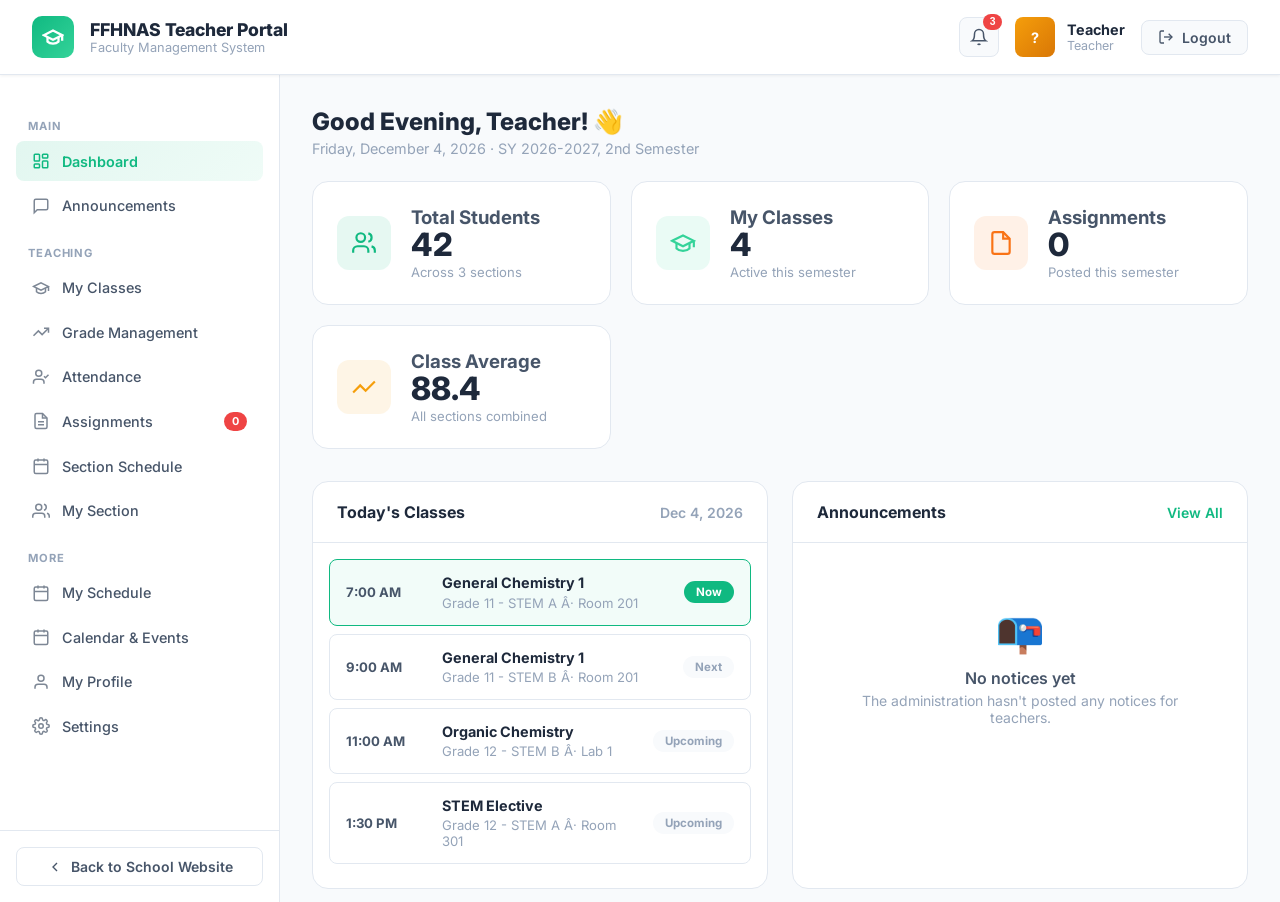
<file: teacher-portal.html>
<!DOCTYPE html>
<html lang="en">
<head>
    <meta charset="UTF-8">
    <meta name="viewport" content="width=device-width, initial-scale=1.0">
    <title>Teacher Portal - FFHNAS</title>
    <link href="https://fonts.googleapis.com/css2?family=Inter:wght@400;500;600;700;800&display=swap" rel="stylesheet">
    <style>
        :root {
            --primary: #10b981;
            --secondary: #34d399;
            --accent: #f59e0b;
            --dark: #1e293b;
            --text: #475569;
            --text-light: #94a3b8;
            --light: #f8fafc;
            --border: #e2e8f0;
            --danger: #ef4444;
            --info: #3b82f6;
        }

        *, *::before, *::after { margin: 0; padding: 0; box-sizing: border-box; }

        body { font-family: 'Inter', sans-serif; background: var(--light); color: var(--text); }

        @keyframes slideIn {
            from { transform: translateX(400px); opacity: 0; }
            to   { transform: translateX(0); opacity: 1; }
        }
        @keyframes fadeUp {
            from { opacity: 0; transform: translateY(10px); }
            to   { opacity: 1; transform: translateY(0); }
        }

        .toast-container { position: fixed; top: 20px; right: 20px; z-index: 10000; }

        /* HEADER */
        .portal-header { background: white; border-bottom: 1px solid var(--border); position: sticky; top: 0; z-index: 100; box-shadow: 0 1px 3px rgba(0,0,0,0.06); }
        .portal-header-content { max-width: 1600px; margin: 0 auto; padding: 1rem 2rem; display: flex; align-items: center; justify-content: space-between; }
        .portal-brand { display: flex; align-items: center; gap: 1rem; text-decoration: none; }
        .portal-brand-icon { width: 42px; height: 42px; background: linear-gradient(135deg, var(--primary), var(--secondary)); border-radius: 0.625rem; display: flex; align-items: center; justify-content: center; color: white; flex-shrink: 0; }
        .portal-brand h1 { font-size: 1.1rem; font-weight: 800; color: var(--dark); margin: 0; }
        .portal-brand p  { font-size: 0.8rem; color: var(--text-light); margin: 0; }
        .portal-actions  { display: flex; align-items: center; gap: 1rem; }
        .portal-btn-icon { position: relative; width: 40px; height: 40px; border-radius: 0.5rem; background: var(--light); display: flex; align-items: center; justify-content: center; transition: all 0.2s; color: var(--text); border: 1px solid var(--border); cursor: pointer; }
        .portal-btn-icon:hover { background: var(--primary); color: white; border-color: var(--primary); }
        .notification-badge { position: absolute; top: -4px; right: -4px; background: var(--danger); color: white; font-size: 0.65rem; font-weight: 700; padding: 0.15rem 0.4rem; border-radius: 50px; }
        .portal-user { display: flex; align-items: center; gap: 0.75rem; }
        .portal-avatar { width: 40px; height: 40px; border-radius: 0.5rem; background: linear-gradient(135deg, #f59e0b, #d97706); color: white; display: flex; align-items: center; justify-content: center; font-weight: 700; font-size: 0.9rem; }
        .portal-user-name { font-weight: 700; color: var(--dark); margin: 0; font-size: 0.9rem; }
        .portal-user-role { font-size: 0.78rem; color: var(--text-light); margin: 0; }
        .portal-btn-logout { padding: 0.5rem 1rem; background: var(--light); border-radius: 0.5rem; border: 1px solid var(--border); font-weight: 600; color: var(--text); display: flex; align-items: center; gap: 0.5rem; transition: all 0.2s; cursor: pointer; font-family: inherit; font-size: 0.875rem; }
        .portal-btn-logout:hover { background: var(--danger); color: white; border-color: var(--danger); }

        /* LAYOUT */
        .portal-container { display: grid; grid-template-columns: 280px 1fr; max-width: 1600px; margin: 0 auto; min-height: calc(100vh - 73px); }

        /* SIDEBAR */
        .portal-sidebar { background: white; border-right: 1px solid var(--border); display: flex; flex-direction: column; position: sticky; top: 73px; height: calc(100vh - 73px); overflow-y: auto; }
        .portal-nav { padding: 1.5rem 1rem; flex: 1; }
        .nav-section-title { font-size: 0.7rem; font-weight: 700; text-transform: uppercase; letter-spacing: 0.08em; color: var(--text-light); padding: 0.5rem 0.75rem; margin-top: 0.75rem; }
        .portal-nav-link { display: flex; align-items: center; gap: 0.75rem; padding: 0.7rem 1rem; border-radius: 0.5rem; color: var(--text); font-weight: 500; font-size: 0.9rem; transition: all 0.2s; margin-bottom: 0.25rem; cursor: pointer; user-select: none; border: none; background: none; width: 100%; text-align: left; font-family: inherit; }
        .portal-nav-link:hover  { background: var(--light); color: var(--primary); }
        .portal-nav-link.active { background: linear-gradient(135deg, rgba(16,185,129,0.12), rgba(52,211,153,0.08)); color: var(--primary); font-weight: 600; }
        .portal-nav-link svg    { flex-shrink: 0; opacity: 0.7; }
        .portal-nav-link.active svg { opacity: 1; }
        .nav-badge { margin-left: auto; background: var(--danger); color: white; font-size: 0.68rem; font-weight: 700; padding: 0.15rem 0.5rem; border-radius: 50px; min-width: 18px; text-align: center; }
        .portal-sidebar-footer { padding: 1rem; border-top: 1px solid var(--border); }
        .portal-btn-back { display: flex; align-items: center; justify-content: center; gap: 0.5rem; padding: 0.625rem; border: 1px solid var(--border); border-radius: 0.5rem; color: var(--text); font-weight: 600; font-size: 0.875rem; transition: all 0.2s; text-decoration: none; }
        .portal-btn-back:hover { border-color: var(--primary); color: var(--primary); background: var(--light); }

        /* MAIN */
        .portal-main { padding: 2rem; background: var(--light); overflow-y: auto; height: calc(100vh - 73px); }
        .portal-section { display: none; animation: fadeUp 0.3s ease; }
        .portal-section.active { display: block; }
        .section-title { font-size: 1.5rem; font-weight: 800; color: var(--dark); margin-bottom: 0.25rem; }
        .section-subtitle { font-size: 0.9rem; color: var(--text-light); margin-bottom: 1.5rem; }

        /* STAT CARDS */
        .portal-stats-grid { display: grid; grid-template-columns: repeat(auto-fit, minmax(240px, 1fr)); gap: 1.25rem; margin-bottom: 2rem; }
        .portal-stat-card { background: white; padding: 1.5rem; border-radius: 1rem; display: flex; align-items: center; gap: 1.25rem; border: 1px solid var(--border); transition: box-shadow 0.2s; }
        .portal-stat-card:hover { box-shadow: 0 4px 16px rgba(0,0,0,0.08); }
        .portal-stat-icon { width: 54px; height: 54px; border-radius: 0.75rem; display: flex; align-items: center; justify-content: center; flex-shrink: 0; }
        .portal-stat-card.blue   .portal-stat-icon { background: rgba(16,185,129,0.1); color: var(--primary); }
        .portal-stat-card.green  .portal-stat-icon { background: rgba(52,211,153,0.1); color: var(--secondary); }
        .portal-stat-card.orange .portal-stat-icon { background: rgba(249,115,22,0.1); color: #f97316; }
        .portal-stat-card.purple .portal-stat-icon { background: rgba(139,92,246,0.1); color: #8b5cf6; }
        .portal-stat-card.amber  .portal-stat-icon { background: rgba(245,158,11,0.1); color: var(--accent); }
        .portal-stat-card.red    .portal-stat-icon { background: rgba(239,68,68,0.1); color: var(--danger); }
        .portal-stat-content h3  { font-size: 0.78rem; color: var(--text-light); font-weight: 700; margin: 0 0 0.25rem; text-transform: uppercase; letter-spacing: 0.05em; }
        .portal-stat-value { font-size: 2rem; font-weight: 800; color: var(--dark); margin: 0 0 0.2rem; line-height: 1; }
        .portal-stat-label { font-size: 0.82rem; color: var(--text-light); }

        /* CARD */
        .portal-card { background: white; border-radius: 1rem; border: 1px solid var(--border); overflow: hidden; margin-bottom: 1.75rem; }
        .portal-card-header { padding: 1.25rem 1.5rem; border-bottom: 1px solid var(--border); display: flex; align-items: center; justify-content: space-between; }
        .portal-card-header h3 { font-size: 1rem; font-weight: 700; color: var(--dark); margin: 0; }
        .portal-card-body { padding: 1.5rem; }
        .portal-link { color: var(--primary); font-weight: 600; font-size: 0.875rem; cursor: pointer; background: none; border: none; font-family: inherit; }
        .portal-link:hover { text-decoration: underline; }

        /* TWO COL */
        .portal-grid-2 { display: grid; grid-template-columns: repeat(2, 1fr); gap: 1.5rem; margin-bottom: 1.75rem; }

        /* DASHBOARD CLASSES */
        .portal-classes-list { padding: 1rem; }
        .portal-class-item { display: flex; align-items: center; gap: 1rem; padding: 0.875rem 1rem; border-radius: 0.5rem; margin-bottom: 0.5rem; border: 1px solid var(--border); transition: all 0.2s; }
        .portal-class-item:hover { background: var(--light); }
        .portal-class-item.current { background: rgba(16,185,129,0.05); border-color: var(--primary); }
        .class-time { font-size: 0.82rem; font-weight: 700; color: var(--text); min-width: 80px; }
        .class-info { flex: 1; }
        .class-info h4 { font-size: 0.9rem; font-weight: 700; color: var(--dark); margin: 0 0 0.2rem; }
        .class-info p  { font-size: 0.82rem; color: var(--text-light); margin: 0; }
        .class-status { font-size: 0.72rem; font-weight: 700; padding: 0.25rem 0.75rem; border-radius: 50px; background: var(--light); color: var(--text-light); }
        .portal-class-item.current .class-status { background: var(--primary); color: white; }

        /* DASHBOARD TASKS */
        .portal-tasks-list { padding: 1rem; }
        .portal-task-item { display: flex; align-items: center; gap: 1rem; padding: 0.875rem 1rem; border-radius: 0.5rem; margin-bottom: 0.5rem; border-left: 4px solid var(--border); transition: all 0.2s; }
        .portal-task-item:hover { background: var(--light); }
        .portal-task-item.urgent { border-left-color: var(--danger); background: rgba(239,68,68,0.04); }
        .task-icon { width: 38px; height: 38px; border-radius: 0.5rem; background: var(--light); display: flex; align-items: center; justify-content: center; color: var(--text); flex-shrink: 0; }
        .task-info h4 { font-size: 0.9rem; font-weight: 700; color: var(--dark); margin: 0 0 0.2rem; }
        .task-info p  { font-size: 0.82rem; color: var(--text-light); margin: 0; }

        /* CLASSES PAGE */
        .classes-grid { display: grid; grid-template-columns: repeat(auto-fill, minmax(300px, 1fr)); gap: 1.5rem; }
        .class-card { background: white; border-radius: 1rem; border: 1px solid var(--border); overflow: hidden; transition: all 0.2s; }
        .class-card:hover { transform: translateY(-3px); box-shadow: 0 8px 24px rgba(0,0,0,0.1); }
        .class-header { padding: 1.5rem; display: flex; justify-content: space-between; align-items: flex-start; border-bottom: 3px solid transparent; }
        .class-header.chemistry { background: linear-gradient(135deg, rgba(16,185,129,0.12), rgba(16,185,129,0.05)); border-bottom-color: var(--primary); }
        .class-header.organic   { background: linear-gradient(135deg, rgba(245,158,11,0.12), rgba(245,158,11,0.05)); border-bottom-color: #f59e0b; }
        .class-header.shelly    { background: linear-gradient(135deg, rgba(59,130,246,0.12), rgba(59,130,246,0.05)); border-bottom-color: #3b82f6; }
        .class-header.spen      { background: linear-gradient(135deg, rgba(139,92,246,0.12), rgba(139,92,246,0.05)); border-bottom-color: #8b5cf6; }
        .class-header h3 { font-size: 1rem; font-weight: 800; color: var(--dark); margin: 0; }
        .class-badge { background: white; padding: 0.25rem 0.75rem; border-radius: 50px; font-size: 0.72rem; font-weight: 700; color: var(--primary); border: 1px solid var(--primary); }
        .class-body { padding: 1.25rem 1.5rem; }
        .class-body p { color: var(--text); margin-bottom: 0.75rem; font-size: 0.9rem; line-height: 1.5; }
        .class-stats { display: flex; gap: 1rem; font-size: 0.82rem; color: var(--text-light); flex-wrap: wrap; }
        .class-footer { padding: 1rem 1.5rem; border-top: 1px solid var(--border); display: flex; gap: 0.5rem; }
        .btn-class-action { flex: 1; padding: 0.625rem; background: var(--primary); color: white; border: none; border-radius: 0.5rem; font-weight: 600; cursor: pointer; transition: all 0.2s; font-size: 0.875rem; font-family: inherit; }
        .btn-class-action:hover { background: #059669; }
        .btn-class-secondary { flex: 1; padding: 0.625rem; background: white; color: var(--primary); border: 1px solid var(--primary); border-radius: 0.5rem; font-weight: 600; cursor: pointer; transition: all 0.2s; font-size: 0.875rem; font-family: inherit; }
        .btn-class-secondary:hover { background: rgba(16,185,129,0.05); }

        /* TABLES */
        .table-responsive { overflow-x: auto; padding: 1.5rem; }
        .portal-table { width: 100%; border-collapse: collapse; }
        .portal-table th { padding: 0.75rem 1rem; text-align: left; font-size: 0.78rem; font-weight: 700; color: var(--text-light); text-transform: uppercase; letter-spacing: 0.05em; background: var(--light); border-bottom: 2px solid var(--border); white-space: nowrap; }
        .portal-table td { padding: 0.875rem 1rem; border-bottom: 1px solid var(--border); font-size: 0.9rem; }
        .portal-table tr:last-child td { border-bottom: none; }
        .portal-table tr:hover td { background: rgba(248,250,252,0.8); }

        .grade-input { width: 72px; padding: 0.4rem 0.5rem; border: 1px solid var(--border); border-radius: 0.375rem; text-align: center; font-weight: 600; font-family: inherit; font-size: 0.875rem; }
        .grade-input:focus { outline: none; border-color: var(--primary); box-shadow: 0 0 0 3px rgba(16,185,129,0.1); }

        .btn-sm { padding: 0.375rem 0.75rem; border: none; border-radius: 0.375rem; font-weight: 600; cursor: pointer; font-size: 0.8rem; transition: all 0.2s; font-family: inherit; }
        .btn-save   { background: var(--primary); color: white; }
        .btn-save:hover { background: #059669; }
        .btn-export { background: white; color: var(--primary); border: 1px solid var(--primary); display: flex; align-items: center; gap: 0.375rem; padding: 0.625rem 1.25rem; border-radius: 0.5rem; font-weight: 600; cursor: pointer; font-size: 0.875rem; transition: all 0.2s; font-family: inherit; }
        .btn-export:hover { background: var(--primary); color: white; }
        .btn-submit-all { background: var(--primary); color: white; border: none; border-radius: 0.5rem; font-weight: 600; cursor: pointer; padding: 0.625rem 1.5rem; font-size: 0.875rem; transition: all 0.2s; font-family: inherit; }
        .btn-submit-all:hover { background: #059669; }

        .class-selector { padding: 0.4rem 0.75rem; border: 1px solid var(--border); border-radius: 0.5rem; font-weight: 600; background: white; cursor: pointer; font-family: inherit; font-size: 0.875rem; }

        .grades-actions { padding: 1.25rem 1.5rem; border-top: 1px solid var(--border); display: flex; gap: 1rem; justify-content: flex-end; align-items: center; }

        /* GRADE BADGE */
        .grade-badge { display: inline-block; padding: 0.2rem 0.5rem; border-radius: 0.25rem; font-size: 0.82rem; font-weight: 700; }
        .grade-badge.excellent { background: rgba(16,185,129,0.1); color: var(--primary); }
        .grade-badge.good      { background: rgba(59,130,246,0.1); color: var(--info); }
        .grade-badge.average   { background: rgba(245,158,11,0.1); color: var(--accent); }
        .grade-badge.low       { background: rgba(239,68,68,0.1); color: var(--danger); }

        /* ATTENDANCE */
        .attendance-tracking { padding: 0; }
        .attendance-student { display: flex; justify-content: space-between; align-items: center; padding: 0.875rem 1.5rem; border-bottom: 1px solid var(--border); transition: background 0.2s; }
        .attendance-student:hover { background: var(--light); }
        .student-info { display: flex; flex-direction: column; gap: 0.2rem; }
        .student-name { font-weight: 700; color: var(--dark); font-size: 0.9rem; }
        .student-id   { font-size: 0.78rem; color: var(--text-light); }
        .attendance-buttons { display: flex; gap: 0.5rem; }
        .btn-attendance { padding: 0.4rem 0.875rem; border: 2px solid; border-radius: 0.375rem; font-weight: 600; cursor: pointer; transition: all 0.2s; background: white; font-size: 0.8rem; font-family: inherit; }
        .btn-attendance.present { border-color: var(--primary); color: var(--primary); }
        .btn-attendance.present:hover, .btn-attendance.present.selected { background: var(--primary); color: white; }
        .btn-attendance.absent  { border-color: var(--danger); color: var(--danger); }
        .btn-attendance.absent:hover, .btn-attendance.absent.selected { background: var(--danger); color: white; }
        .btn-attendance.late    { border-color: #f59e0b; color: #f59e0b; }
        .btn-attendance.late:hover, .btn-attendance.late.selected { background: #f59e0b; color: white; }
        .attendance-actions { padding: 1.25rem 1.5rem; border-top: 1px solid var(--border); display: flex; justify-content: flex-end; gap: 0.75rem; align-items: center; }
        .attendance-summary-bar { display: flex; gap: 1rem; padding: 0.75rem 1.5rem; background: var(--light); border-bottom: 1px solid var(--border); flex-wrap: wrap; }
        .att-chip { display: flex; align-items: center; gap: 0.375rem; font-size: 0.82rem; font-weight: 600; padding: 0.25rem 0.75rem; border-radius: 50px; }
        .att-chip.present { background: rgba(16,185,129,0.1); color: var(--primary); }
        .att-chip.absent  { background: rgba(239,68,68,0.1); color: var(--danger); }
        .att-chip.late    { background: rgba(245,158,11,0.1); color: var(--accent); }

        /* ASSIGNMENTS */
        .assign-card { background: white; border-radius: 1rem; border: 1px solid var(--border); overflow: hidden; margin-bottom: 1.75rem; }
        .assign-card-header { padding: 1.25rem 1.5rem; border-bottom: 1px solid var(--border); background: linear-gradient(135deg, rgba(16,185,129,0.06), rgba(16,185,129,0.02)); }
        .assign-card-header h3 { font-size: 1rem; font-weight: 700; color: var(--dark); margin: 0; }
        .assign-form-wrapper { padding: 1.5rem; }
        .assign-field { margin-bottom: 1.125rem; }
        .assign-field label { display: block; font-weight: 600; color: var(--dark); margin-bottom: 0.375rem; font-size: 0.875rem; }
        .assign-input, .assign-textarea, .assign-select {
            width: 100%; padding: 0.625rem 0.875rem; border: 1px solid var(--border);
            border-radius: 0.5rem; font-size: 0.9rem; font-family: 'Inter', sans-serif;
            transition: all 0.2s; background: white; color: var(--dark);
        }
        .assign-input:focus, .assign-textarea:focus, .assign-select:focus { outline: none; border-color: var(--primary); box-shadow: 0 0 0 3px rgba(16,185,129,0.1); }
        .assign-textarea { resize: vertical; min-height: 100px; line-height: 1.6; }
        .assign-row { display: grid; grid-template-columns: 1fr 1fr; gap: 1rem; }
        .assign-create-btn {
            width: 100%; padding: 0.875rem 1.5rem;
            background: linear-gradient(135deg, var(--primary), var(--secondary));
            color: white; border: none; border-radius: 0.625rem;
            font-weight: 700; font-size: 0.95rem; cursor: pointer; transition: all 0.2s;
            display: flex; align-items: center; justify-content: center; gap: 0.5rem;
            margin-top: 0.75rem; box-shadow: 0 4px 12px rgba(16,185,129,0.25); font-family: inherit;
        }
        .assign-create-btn:hover { transform: translateY(-2px); box-shadow: 0 8px 20px rgba(16,185,129,0.35); }

        /* ASSIGNMENT LIST ITEMS */
        .assignment-item { display: flex; gap: 1rem; padding: 1.25rem 1.5rem; background: white; border-radius: 0.75rem; border: 1px solid var(--border); margin-bottom: 0.75rem; transition: all 0.2s; }
        .assignment-item:hover { box-shadow: 0 2px 12px rgba(0,0,0,0.07); border-color: rgba(16,185,129,0.3); }
        .assignment-icon { width: 44px; height: 44px; background: rgba(16,185,129,0.1); border-radius: 0.5rem; display: flex; align-items: center; justify-content: center; color: var(--primary); flex-shrink: 0; }
        .assignment-details { flex: 1; min-width: 0; }
        .assignment-details h4 { margin-bottom: 0.375rem; font-weight: 700; color: var(--dark); font-size: 0.95rem; }
        .assignment-meta { display: flex; gap: 0.75rem; font-size: 0.82rem; color: var(--text-light); flex-wrap: wrap; align-items: center; }
        .assignment-actions { display: flex; gap: 0.5rem; align-items: center; flex-shrink: 0; }
        .btn-assignment-action { padding: 0.375rem 0.75rem; background: rgba(16,185,129,0.1); color: var(--primary); border: 1px solid rgba(16,185,129,0.2); border-radius: 0.375rem; cursor: pointer; font-weight: 600; font-size: 0.8rem; font-family: inherit; transition: all 0.2s; }
        .btn-assignment-action:hover { background: var(--primary); color: white; }
        .btn-assignment-delete { padding: 0.375rem 0.75rem; background: rgba(239,68,68,0.1); color: var(--danger); border: 1px solid rgba(239,68,68,0.2); border-radius: 0.375rem; cursor: pointer; font-weight: 600; font-size: 0.8rem; font-family: inherit; transition: all 0.2s; }
        .btn-assignment-delete:hover { background: var(--danger); color: white; }

        /* ANNOUNCEMENTS */
        .announcements-form-wrapper { padding: 1.5rem; border-bottom: 1px solid var(--border); }
        .announcements-list { padding: 1rem; }
        .announcement-item { padding: 1.25rem; background: rgba(16,185,129,0.03); border-left: 4px solid var(--primary); border-radius: 0.5rem; margin-bottom: 0.75rem; transition: all 0.2s; }
        .announcement-item:hover { background: rgba(16,185,129,0.06); }
        .announcement-item.urgent { background: rgba(239,68,68,0.03); border-left-color: var(--danger); }
        .announcement-item.urgent:hover { background: rgba(239,68,68,0.06); }
        .announcement-header { display: flex; justify-content: space-between; align-items: flex-start; margin-bottom: 0.5rem; gap: 0.75rem; }
        .announcement-title { font-size: 0.95rem; font-weight: 700; color: var(--dark); margin: 0; }
        .announcement-badge { padding: 0.2rem 0.625rem; border-radius: 50px; font-size: 0.72rem; font-weight: 700; background: rgba(16,185,129,0.1); color: var(--primary); white-space: nowrap; }
        .announcement-badge.urgent { background: rgba(239,68,68,0.1); color: var(--danger); }
        .announcement-content { color: var(--text); line-height: 1.6; margin-bottom: 0.5rem; font-size: 0.9rem; }
        .announcement-footer { display: flex; gap: 1rem; font-size: 0.8rem; color: var(--text-light); }
        .ann-delete-btn { padding: 0.25rem 0.625rem; background: rgba(239,68,68,0.1); color: var(--danger); border: none; border-radius: 0.25rem; cursor: pointer; font-size: 0.75rem; font-weight: 600; font-family: inherit; transition: all 0.2s; }
        .ann-delete-btn:hover { background: var(--danger); color: white; }

        /* SCHEDULE */
        .schedule-table-wrap { overflow-x: auto; padding: 1.5rem; }
        .schedule-tbl { width: 100%; border-collapse: collapse; min-width: 800px; }
        .schedule-tbl th { padding: 0.75rem 1rem; background: var(--light); font-weight: 700; color: var(--dark); font-size: 0.82rem; border: 1px solid var(--border); text-align: center; }
        .schedule-tbl td { padding: 0; border: 1px solid var(--border); text-align: center; vertical-align: middle; }
        .class-cell { font-weight: 700; padding: 0.875rem !important; line-height: 1.5; font-size: 0.875rem; }
        .class-cell small { display: block; font-weight: 500; margin-top: 0.2rem; opacity: 0.8; font-size: 0.78rem; }
        .class-cell.chemistry { background: rgba(16,185,129,0.1); color: var(--primary); }
        .class-cell.organic   { background: rgba(245,158,11,0.1); color: #d97706; }
        .class-cell.shelly    { background: rgba(59,130,246,0.1); color: #2563eb; }
        .class-cell.spen      { background: rgba(139,92,246,0.1); color: #7c3aed; }
        .break-cell { background: var(--light); color: var(--text-light); font-style: italic; font-size: 0.82rem; padding: 0.625rem !important; }

        /* CALENDAR */
        .calendar-nav { display: flex; align-items: center; gap: 0.75rem; }
        .calendar-nav-btn { width: 32px; height: 32px; border-radius: 0.5rem; border: 1px solid var(--border); background: white; display: flex; align-items: center; justify-content: center; cursor: pointer; transition: all 0.2s; color: var(--text); }
        .calendar-nav-btn:hover { background: var(--primary); border-color: var(--primary); color: white; }
        .calendar-current-month { font-size: 0.95rem; font-weight: 700; color: var(--dark); min-width: 140px; text-align: center; }
        .calendar-grid { padding: 1.25rem; }
        .calendar-weekdays { display: grid; grid-template-columns: repeat(7, 1fr); gap: 2px; margin-bottom: 4px; }
        .calendar-weekday { text-align: center; font-size: 0.7rem; font-weight: 700; color: var(--text-light); text-transform: uppercase; padding: 0.375rem; }
        .calendar-days { display: grid; grid-template-columns: repeat(7, 1fr); gap: 2px; }
        .calendar-day { aspect-ratio: 1; display: flex; align-items: center; justify-content: center; border-radius: 0.375rem; font-size: 0.875rem; font-weight: 500; color: var(--dark); position: relative; cursor: pointer; transition: all 0.15s; }
        .calendar-day:hover { background: var(--light); }
        .calendar-day.other-month { color: var(--border); }
        .calendar-day.current { background: var(--primary); color: white; font-weight: 800; }
        .event-dot { position: absolute; bottom: 3px; width: 4px; height: 4px; border-radius: 50%; }
        .event-dot.holiday { background: var(--danger); }
        .event-dot.exam    { background: #f59e0b; }
        .event-dot.meeting { background: #8b5cf6; }
        .event-dot.event   { background: var(--primary); }
        .calendar-legend { padding: 0.75rem 1.25rem; border-top: 1px solid var(--border); display: flex; flex-wrap: wrap; gap: 1.25rem; }
        .legend-item { display: flex; align-items: center; gap: 0.5rem; font-size: 0.82rem; color: var(--text); }
        .legend-dot { width: 10px; height: 10px; border-radius: 50%; }
        .legend-dot.today   { background: var(--primary); }
        .legend-dot.holiday { background: var(--danger); }
        .legend-dot.exam    { background: #f59e0b; }
        .legend-dot.meeting { background: #8b5cf6; }
        .legend-dot.event   { background: var(--info); }

        /* EVENTS */
        .events-list { padding: 1rem; }
        .event-item { display: flex; align-items: center; gap: 1rem; padding: 0.875rem 1rem; border-radius: 0.5rem; margin-bottom: 0.5rem; border-left: 4px solid var(--border); transition: all 0.2s; }
        .event-item:hover { background: var(--light); }
        .event-item.holiday-event { border-left-color: var(--danger); background: rgba(239,68,68,0.03); }
        .event-item.exam-event    { border-left-color: #f59e0b; background: rgba(245,158,11,0.03); }
        .event-item.meeting-event { border-left-color: #8b5cf6; background: rgba(139,92,246,0.03); }
        .event-item.school-event  { border-left-color: var(--primary); background: rgba(16,185,129,0.03); }
        .event-date { text-align: center; flex-shrink: 0; }
        .event-day   { display: block; font-size: 1.4rem; font-weight: 800; color: var(--dark); line-height: 1; }
        .event-month { display: block; font-size: 0.7rem; font-weight: 600; color: var(--text-light); text-transform: uppercase; }
        .event-info { flex: 1; }
        .event-info h4 { font-size: 0.875rem; font-weight: 700; color: var(--dark); margin: 0 0 0.2rem; }
        .event-info p  { font-size: 0.8rem; color: var(--text-light); margin: 0; }
        .event-type { font-size: 0.72rem; font-weight: 700; padding: 0.2rem 0.5rem; border-radius: 50px; }
        .event-type.holiday { background: rgba(239,68,68,0.1); color: var(--danger); }
        .event-type.exam    { background: rgba(245,158,11,0.1); color: #f59e0b; }
        .event-type.meeting { background: rgba(139,92,246,0.1); color: #8b5cf6; }
        .event-type.event   { background: rgba(16,185,129,0.1); color: var(--primary); }

        /* PROFILE */
        .profile-banner { background: linear-gradient(135deg, #d97706, #f59e0b); border-radius: 1rem; padding: 2rem; color: white; display: flex; align-items: center; gap: 1.5rem; margin-bottom: 1.5rem; }
        .profile-avatar-xl { width: 80px; height: 80px; border-radius: 0.75rem; background: rgba(255,255,255,0.25); color: white; display: flex; align-items: center; justify-content: center; font-weight: 800; font-size: 1.75rem; flex-shrink: 0; border: 3px solid rgba(255,255,255,0.4); }
        .profile-banner h3 { font-size: 1.25rem; font-weight: 800; margin-bottom: 0.25rem; }
        .profile-banner p  { opacity: 0.85; font-size: 0.875rem; }
        .profile-chips { display: flex; gap: 0.75rem; margin-top: 0.75rem; flex-wrap: wrap; }
        .profile-chip  { background: rgba(255,255,255,0.2); padding: 0.25rem 0.75rem; border-radius: 50px; font-size: 0.8rem; font-weight: 600; }
        .info-grid  { display: grid; grid-template-columns: 1fr 1fr; gap: 1rem; }
        .info-item-label { font-size: 0.72rem; font-weight: 700; text-transform: uppercase; letter-spacing: 0.05em; color: var(--text-light); margin-bottom: 0.2rem; }
        .info-item-value { font-size: 0.9rem; font-weight: 600; color: var(--dark); }

        /* PROGRESS */
        .progress-item  { margin-bottom: 0.875rem; }
        .progress-label { display: flex; justify-content: space-between; margin-bottom: 0.3rem; }
        .progress-name  { font-size: 0.875rem; font-weight: 600; color: var(--dark); }
        .progress-val   { font-size: 0.875rem; font-weight: 700; color: var(--primary); }
        .progress-bar   { height: 8px; background: var(--border); border-radius: 50px; overflow: hidden; }
        .progress-fill  { height: 100%; border-radius: 50px; background: linear-gradient(90deg, var(--primary), var(--secondary)); }

        /* EMPTY STATE */
        .empty-state { text-align: center; padding: 3rem 1rem; color: var(--text-light); }
        .empty-state p { font-size: 0.9rem; }

        /* STATUS CHIPS */
        .chip { display: inline-block; padding: 0.2rem 0.6rem; border-radius: 50px; font-size: 0.75rem; font-weight: 600; }
        .chip.green  { background: rgba(16,185,129,0.1); color: var(--primary); }
        .chip.amber  { background: rgba(245,158,11,0.1); color: #d97706; }
        .chip.red    { background: rgba(239,68,68,0.1); color: var(--danger); }
        .chip.blue   { background: rgba(59,130,246,0.1); color: var(--info); }
        .chip.purple { background: rgba(139,92,246,0.1); color: #7c3aed; }

        /* RESPONSIVE */
        @media (max-width: 1024px) {
            .portal-container { grid-template-columns: 1fr; }
            .portal-sidebar  { display: none; }
            .portal-grid-2   { grid-template-columns: 1fr; }
            .assign-row      { grid-template-columns: 1fr; }
            .info-grid       { grid-template-columns: 1fr; }
        }
        @media (max-width: 768px) {
            .portal-header-content { padding: 0.75rem 1rem; }
            .portal-main { padding: 1rem; }
            .portal-stats-grid { grid-template-columns: repeat(2, 1fr); }
            .classes-grid { grid-template-columns: 1fr; }
            .portal-user-name, .portal-user-role { display: none; }
        }

        /* ========== TEACHER PORTAL MOBILE IMPROVEMENTS ========== */

/* Mobile menu toggle button */
.mobile-menu-btn {
    display: none;
    width: 40px;
    height: 40px;
    border-radius: 0.5rem;
    background: var(--light);
    border: 1px solid var(--border);
    align-items: center;
    justify-content: center;
    cursor: pointer;
    color: var(--text);
    flex-shrink: 0;
}

@media (max-width: 1024px) {
    /* Show hamburger */
    .mobile-menu-btn {
        display: flex;
    }

    /* Sidebar becomes a slide-in drawer */
    .portal-sidebar {
        display: flex;
        position: fixed;
        top: 0;
        left: -300px;
        width: 280px;
        height: 100vh;
        z-index: 300;
        transition: left 0.3s ease;
        box-shadow: none;
    }

    .portal-sidebar.open {
        left: 0;
        box-shadow: 4px 0 20px rgba(0,0,0,0.15);
    }

    /* Overlay behind sidebar */
    .sidebar-overlay {
        display: none;
        position: fixed;
        inset: 0;
        background: rgba(0,0,0,0.4);
        z-index: 299;
    }

    .sidebar-overlay.active {
        display: block;
    }

    .portal-main {
        height: auto;
        overflow-y: visible;
    }

    .portal-grid-2 {
        grid-template-columns: 1fr;
    }

    .assign-row {
        grid-template-columns: 1fr;
    }

    .info-grid {
        grid-template-columns: 1fr;
    }

    .portal-container {
        grid-template-columns: 1fr;
    }
}

@media (max-width: 768px) {
    /* Header */
    .portal-header-content {
        padding: 0.75rem 1rem;
        gap: 0.5rem;
    }

    .portal-brand h1 {
        font-size: 0.95rem;
    }

    .portal-brand p {
        display: none;
    }

    .portal-actions {
        gap: 0.5rem;
    }

    .portal-btn-logout span {
        display: none;
    }

    .portal-btn-logout {
        padding: 0.5rem;
        width: 40px;
        height: 40px;
        justify-content: center;
    }

    /* Main */
    .portal-main {
        padding: 1rem;
    }

    .section-title {
        font-size: 1.25rem;
    }

    /* Stats */
    .portal-stats-grid {
        grid-template-columns: repeat(2, 1fr);
        gap: 0.875rem;
    }

    .portal-stat-card {
        padding: 1rem;
        gap: 0.75rem;
    }

    .portal-stat-icon {
        width: 44px;
        height: 44px;
    }

    .portal-stat-value {
        font-size: 1.5rem;
    }

    /* Cards */
    .portal-card-header {
        padding: 1rem;
        flex-wrap: wrap;
        gap: 0.5rem;
    }

    .portal-card-body {
        padding: 1rem;
    }

    /* Classes */
    .classes-grid {
        grid-template-columns: 1fr;
    }

    .class-footer {
        padding: 0.875rem 1rem;
    }

    /* Dashboard class list */
    .portal-classes-list {
        padding: 0.5rem;
    }

    .portal-class-item {
        flex-wrap: wrap;
        gap: 0.5rem;
        padding: 0.75rem;
    }

    .class-time {
        min-width: auto;
    }

    /* Attendance */
    .attendance-student {
        padding: 0.75rem 1rem;
        flex-wrap: wrap;
        gap: 0.5rem;
    }

    .attendance-buttons {
        flex-wrap: wrap;
        gap: 0.375rem;
    }

    .btn-attendance {
        padding: 0.35rem 0.625rem;
        font-size: 0.75rem;
    }

    .attendance-actions {
        padding: 1rem;
        flex-wrap: wrap;
        gap: 0.5rem;
    }

    .attendance-actions .btn-export,
    .attendance-actions .btn-submit-all {
        flex: 1;
        justify-content: center;
    }

    /* Grades */
    .grades-actions {
        padding: 1rem;
        flex-wrap: wrap;
        gap: 0.5rem;
    }

    .grades-actions .btn-export,
    .grades-actions .btn-submit-all {
        flex: 1;
        justify-content: center;
    }

    .grade-input {
        width: 56px;
        font-size: 0.8rem;
    }

    /* Assignments */
    .assign-form-wrapper {
        padding: 1rem;
    }

    .assignment-item {
        flex-wrap: wrap;
        gap: 0.75rem;
        padding: 1rem;
    }

    .assignment-actions {
        flex-wrap: wrap;
        width: 100%;
    }

    /* Profile */
    .profile-banner {
        flex-direction: column;
        text-align: center;
        padding: 1.5rem 1rem;
    }

    .profile-chips {
        justify-content: center;
    }

    /* Calendar */
    .portal-grid-2 .portal-card {
        margin-bottom: 0;
    }

    /* Card header with date picker & selector for attendance */
    .portal-card-header > div {
        flex-wrap: wrap;
        gap: 0.5rem;
    }

    #attendanceDate,
    .class-selector {
        font-size: 0.82rem;
        padding: 0.35rem 0.5rem;
    }
}

@media (max-width: 480px) {
    .portal-stats-grid {
        grid-template-columns: 1fr;
    }

    .portal-brand-icon {
        width: 34px;
        height: 34px;
    }

    .portal-brand h1 {
        font-size: 0.875rem;
    }

    .portal-stat-card {
        flex-direction: row;
        align-items: center;
    }

    .calendar-current-month {
        min-width: 110px;
        font-size: 0.85rem;
    }

    .table-responsive {
        padding: 0.75rem;
    }

    .assign-create-btn {
        font-size: 0.875rem;
        padding: 0.75rem 1rem;
    }
}

    </style>
</head>
<body>

<div class="toast-container" id="toastContainer"></div>

<header class="portal-header">
    <div class="portal-header-content">
        <div class="portal-brand">
            <div class="portal-brand-icon">
                <svg xmlns="http://www.w3.org/2000/svg" width="22" height="22" viewBox="0 0 24 24" fill="none" stroke="currentColor" stroke-width="2.5"><path d="M22 10v6M2 10l10-5 10 5-10 5z"/><path d="M6 12v5c3 3 9 3 12 0v-5"/></svg>
            </div>
            <div>
                <h1>FFHNAS Teacher Portal</h1>
                <p>Faculty Management System</p>
            </div>
        </div>
        <div class="portal-actions">
            <!-- Add inside .portal-actions, as first child: -->
<button class="mobile-menu-btn" onclick="toggleSidebar()" aria-label="Menu">
    <svg xmlns="http://www.w3.org/2000/svg" width="20" height="20" viewBox="0 0 24 24" fill="none" stroke="currentColor" stroke-width="2"><line x1="3" y1="6" x2="21" y2="6"/><line x1="3" y1="12" x2="21" y2="12"/><line x1="3" y1="18" x2="21" y2="18"/></svg>
</button>
            <button class="portal-btn-icon" onclick="toggleNotifications()" title="Notifications">
                <svg xmlns="http://www.w3.org/2000/svg" width="18" height="18" viewBox="0 0 24 24" fill="none" stroke="currentColor" stroke-width="2"><path d="M18 8A6 6 0 0 0 6 8c0 7-3 9-3 9h18s-3-2-3-9"/><path d="M13.73 21a2 2 0 0 1-3.46 0"/></svg>
                <span class="notification-badge" id="notifBadge">3</span>
            </button>
            <div class="portal-user">
                <div class="portal-avatar" id="headerAvatar">?</div>
<div>
    <p class="portal-user-name" id="headerName">Loading...</p>
    <p class="portal-user-role" id="headerRole">Teacher</p>
</div>
            </div>
            <button class="portal-btn-logout" onclick="logout()">
                <svg xmlns="http://www.w3.org/2000/svg" width="16" height="16" viewBox="0 0 24 24" fill="none" stroke="currentColor" stroke-width="2"><path d="M9 21H5a2 2 0 0 1-2-2V5a2 2 0 0 1 2-2h4"/><polyline points="16 17 21 12 16 7"/><line x1="21" x2="9" y1="12" y2="12"/></svg>
                Logout
            </button>
        </div>
    </div>
</header>

<div class="portal-container">

    <aside class="portal-sidebar">
        <nav class="portal-nav">
            <div class="nav-section-title">Main</div>
            <button class="portal-nav-link active" data-section="dashboard">
                <svg xmlns="http://www.w3.org/2000/svg" width="18" height="18" viewBox="0 0 24 24" fill="none" stroke="currentColor" stroke-width="2"><rect width="7" height="9" x="3" y="3" rx="1"/><rect width="7" height="5" x="14" y="3" rx="1"/><rect width="7" height="9" x="14" y="12" rx="1"/><rect width="7" height="5" x="3" y="16" rx="1"/></svg>
                Dashboard
            </button>
            <button class="portal-nav-link" data-section="announcements">
                <svg xmlns="http://www.w3.org/2000/svg" width="18" height="18" viewBox="0 0 24 24" fill="none" stroke="currentColor" stroke-width="2"><path d="M21 15a2 2 0 0 1-2 2H7l-4 4V5a2 2 0 0 1 2-2h14a2 2 0 0 1 2 2z"/></svg>
                Announcements
                <span class="nav-badge" id="announcementsBadge">0</span>
            </button>

            <div class="nav-section-title">Teaching</div>
            <button class="portal-nav-link" data-section="classes">
                <svg xmlns="http://www.w3.org/2000/svg" width="18" height="18" viewBox="0 0 24 24" fill="none" stroke="currentColor" stroke-width="2"><path d="M22 10v6M2 10l10-5 10 5-10 5z"/><path d="M6 12v5c3 3 9 3 12 0v-5"/></svg>
                My Classes
            </button>
            <button class="portal-nav-link" data-section="grades">
                <svg xmlns="http://www.w3.org/2000/svg" width="18" height="18" viewBox="0 0 24 24" fill="none" stroke="currentColor" stroke-width="2"><polyline points="22 7 13.5 15.5 8.5 10.5 2 17"/><polyline points="16 7 22 7 22 13"/></svg>
                Grade Management
            </button>
            <button class="portal-nav-link" data-section="attendance">
                <svg xmlns="http://www.w3.org/2000/svg" width="18" height="18" viewBox="0 0 24 24" fill="none" stroke="currentColor" stroke-width="2"><path d="M16 21v-2a4 4 0 0 0-4-4H6a4 4 0 0 0-4 4v2"/><circle cx="9" cy="7" r="4"/><polyline points="16 11 18 13 22 9"/></svg>
                Attendance
            </button>
            <button class="portal-nav-link" data-section="assignments">
                <svg xmlns="http://www.w3.org/2000/svg" width="18" height="18" viewBox="0 0 24 24" fill="none" stroke="currentColor" stroke-width="2"><path d="M14 2H6a2 2 0 0 0-2 2v16a2 2 0 0 0 2 2h12a2 2 0 0 0 2-2V8z"/><polyline points="14 2 14 8 20 8"/><line x1="16" x2="8" y1="13" y2="13"/><line x1="16" x2="8" y1="17" y2="17"/></svg>
                Assignments
                <span class="nav-badge" id="assignmentsBadge">0</span>
            </button>

             <button class="portal-nav-link" data-section="section-schedule-mgmt">
                <svg xmlns="http://www.w3.org/2000/svg" width="18" height="18" viewBox="0 0 24 24" fill="none" stroke="currentColor" stroke-width="2"><rect width="18" height="18" x="3" y="4" rx="2"/><line x1="16" x2="16" y1="2" y2="6"/><line x1="8" x2="8" y1="2" y2="6"/><line x1="3" x2="21" y1="10" y2="10"/></svg>
                Section Schedule
            </button>
            <button class="portal-nav-link" data-section="my-section">
    <svg xmlns="http://www.w3.org/2000/svg" width="18" height="18" viewBox="0 0 24 24" fill="none" stroke="currentColor" stroke-width="2">
        <path d="M17 21v-2a4 4 0 0 0-4-4H5a4 4 0 0 0-4 4v2"/>
        <circle cx="9" cy="7" r="4"/>
        <path d="M23 21v-2a4 4 0 0 0-3-3.87"/>
        <path d="M16 3.13a4 4 0 0 1 0 7.75"/>
    </svg>
    My Section
</button>

            <div class="nav-section-title">More</div>
            <button class="portal-nav-link" data-section="schedule">
                <svg xmlns="http://www.w3.org/2000/svg" width="18" height="18" viewBox="0 0 24 24" fill="none" stroke="currentColor" stroke-width="2"><rect width="18" height="18" x="3" y="4" rx="2"/><line x1="16" x2="16" y1="2" y2="6"/><line x1="8" x2="8" y1="2" y2="6"/><line x1="3" x2="21" y1="10" y2="10"/></svg>
                My Schedule
            </button>
            <button class="portal-nav-link" data-section="calendar">
                <svg xmlns="http://www.w3.org/2000/svg" width="18" height="18" viewBox="0 0 24 24" fill="none" stroke="currentColor" stroke-width="2"><rect width="18" height="18" x="3" y="4" rx="2"/><line x1="3" x2="21" y1="10" y2="10"/><line x1="16" x2="16" y1="2" y2="6"/><line x1="8" x2="8" y1="2" y2="6"/></svg>
                Calendar & Events
            </button>
            <button class="portal-nav-link" data-section="profile">
                <svg xmlns="http://www.w3.org/2000/svg" width="18" height="18" viewBox="0 0 24 24" fill="none" stroke="currentColor" stroke-width="2"><path d="M20 21v-2a4 4 0 0 0-4-4H8a4 4 0 0 0-4 4v2"/><circle cx="12" cy="7" r="4"/></svg>
                My Profile
            </button>
            <button class="portal-nav-link" data-section="settings">
    <svg xmlns="http://www.w3.org/2000/svg" width="18" height="18" viewBox="0 0 24 24" fill="none" stroke="currentColor" stroke-width="2"><circle cx="12" cy="12" r="3"/><path d="M19.4 15a1.65 1.65 0 0 0 .33 1.82l.06.06a2 2 0 0 1-2.83 2.83l-.06-.06a1.65 1.65 0 0 0-1.82-.33 1.65 1.65 0 0 0-1 1.51V21a2 2 0 0 1-4 0v-.09A1.65 1.65 0 0 0 9 19.4a1.65 1.65 0 0 0-1.82.33l-.06.06a2 2 0 0 1-2.83-2.83l.06-.06A1.65 1.65 0 0 0 4.68 15a1.65 1.65 0 0 0-1.51-1H3a2 2 0 0 1 0-4h.09A1.65 1.65 0 0 0 4.6 9a1.65 1.65 0 0 0-.33-1.82l-.06-.06a2 2 0 0 1 2.83-2.83l.06.06A1.65 1.65 0 0 0 9 4.68a1.65 1.65 0 0 0 1-1.51V3a2 2 0 0 1 4 0v.09a1.65 1.65 0 0 0 1 1.51 1.65 1.65 0 0 0 1.82-.33l.06-.06a2 2 0 0 1 2.83 2.83l-.06.06A1.65 1.65 0 0 0 19.4 9a1.65 1.65 0 0 0 1.51 1H21a2 2 0 0 1 0 4h-.09a1.65 1.65 0 0 0-1.51 1z"/></svg>
    Settings
</button>
        </nav>
        
        <div class="portal-sidebar-footer">
            <a href="index.html" class="portal-btn-back">
                <svg xmlns="http://www.w3.org/2000/svg" width="16" height="16" viewBox="0 0 24 24" fill="none" stroke="currentColor" stroke-width="2"><path d="m15 18-6-6 6-6"/></svg>
                Back to School Website
            </a>
        </div>
    </aside>

    <main class="portal-main">

        <!-- DASHBOARD -->
        <div class="portal-section active" id="section-dashboard">
            <h2 class="section-title" id="dashGreeting">Good Morning, Mrs. Santos! ðŸ‘‹</h2>
            <p class="section-subtitle" id="dashDate">Friday, March 6, 2026 Â· SY 2026-2027, 2nd Semester</p>

            <div class="portal-stats-grid">
                <div class="portal-stat-card blue">
                    <div class="portal-stat-icon"><svg xmlns="http://www.w3.org/2000/svg" width="26" height="26" viewBox="0 0 24 24" fill="none" stroke="currentColor" stroke-width="2"><path d="M16 21v-2a4 4 0 0 0-4-4H6a4 4 0 0 0-4 4v2"/><circle cx="9" cy="7" r="4"/><path d="M22 21v-2a4 4 0 0 0-3-3.87"/><path d="M16 3.13a4 4 0 0 1 0 7.75"/></svg></div>
                    <div><h3>Total Students</h3><p class="portal-stat-value">42</p><p class="portal-stat-label">Across 3 sections</p></div>
                </div>
                <div class="portal-stat-card green">
                    <div class="portal-stat-icon"><svg xmlns="http://www.w3.org/2000/svg" width="26" height="26" viewBox="0 0 24 24" fill="none" stroke="currentColor" stroke-width="2"><path d="M22 10v6M2 10l10-5 10 5-10 5z"/><path d="M6 12v5c3 3 9 3 12 0v-5"/></svg></div>
                    <div><h3>My Classes</h3><p class="portal-stat-value">4</p><p class="portal-stat-label">Active this semester</p></div>
                </div>
                <div class="portal-stat-card orange">
                    <div class="portal-stat-icon"><svg xmlns="http://www.w3.org/2000/svg" width="26" height="26" viewBox="0 0 24 24" fill="none" stroke="currentColor" stroke-width="2"><path d="M14 2H6a2 2 0 0 0-2 2v16a2 2 0 0 0 2 2h12a2 2 0 0 0 2-2V8z"/><polyline points="14 2 14 8 20 8"/></svg></div>
                    <div><h3>Assignments</h3><p class="portal-stat-value" id="dashAssignmentCount">0</p><p class="portal-stat-label">Posted this semester</p></div>
                </div>
                <div class="portal-stat-card amber">
                    <div class="portal-stat-icon"><svg xmlns="http://www.w3.org/2000/svg" width="26" height="26" viewBox="0 0 24 24" fill="none" stroke="currentColor" stroke-width="2"><polyline points="22 7 13.5 15.5 8.5 10.5 2 17"/></svg></div>
                    <div><h3>Class Average</h3><p class="portal-stat-value">88.4</p><p class="portal-stat-label">All sections combined</p></div>
                </div>
            </div>

            <div class="portal-grid-2">
                <div class="portal-card">
                    <div class="portal-card-header">
                        <h3>Today's Classes</h3>
                        <span id="dashDateShort" style="font-size:0.875rem;color:var(--text-light);font-weight:600;"></span>
                    </div>
                    <div class="portal-classes-list">
                        <div class="portal-class-item current">
                            <span class="class-time">7:00 AM</span>
                            <div class="class-info"><h4>General Chemistry 1</h4><p>Grade 11 - STEM A Â· Room 201</p></div>
                            <span class="class-status">Now</span>
                        </div>
                        <div class="portal-class-item">
                            <span class="class-time">9:00 AM</span>
                            <div class="class-info"><h4>General Chemistry 1</h4><p>Grade 11 - STEM B Â· Room 201</p></div>
                            <span class="class-status">Next</span>
                        </div>
                        <div class="portal-class-item">
                            <span class="class-time">11:00 AM</span>
                            <div class="class-info"><h4>Organic Chemistry</h4><p>Grade 12 - STEM B Â· Lab 1</p></div>
                            <span class="class-status">Upcoming</span>
                        </div>
                        <div class="portal-class-item">
                            <span class="class-time">1:30 PM</span>
                            <div class="class-info"><h4>STEM Elective</h4><p>Grade 12 - STEM A Â· Room 301</p></div>
                            <span class="class-status">Upcoming</span>
                        </div>
                    </div>
                </div>

                <div class="portal-card">
                    <div class="portal-card-header">
                        <h3>Announcements</h3>
                        <button class="portal-link" onclick="switchSection('announcements')">View All</button>
                    </div>
                    <div class="announcements-list" id="dashboardAnnouncements">
                        <div class="empty-state"><p>No announcements yet</p></div>
                    </div>
                </div>
            </div>

            <div class="portal-grid-2">
                <div class="portal-card">
                    <div class="portal-card-header"><h3>Pending Tasks</h3></div>
                    <div class="portal-tasks-list">
                        <div class="portal-task-item urgent">
                            <div class="task-icon"><svg xmlns="http://www.w3.org/2000/svg" width="18" height="18" viewBox="0 0 24 24" fill="none" stroke="currentColor" stroke-width="2"><circle cx="12" cy="12" r="10"/><line x1="12" x2="12" y1="8" y2="12"/><line x1="12" x2="12.01" y1="16" y2="16"/></svg></div>
                            <div class="task-info"><h4>Submit Q3 Grades</h4><p>Due: March 8, 2026 Â· URGENT</p></div>
                        </div>
                        <div class="portal-task-item">
                            <div class="task-icon"><svg xmlns="http://www.w3.org/2000/svg" width="18" height="18" viewBox="0 0 24 24" fill="none" stroke="currentColor" stroke-width="2"><path d="M14 2H6a2 2 0 0 0-2 2v16a2 2 0 0 0 2 2h12a2 2 0 0 0 2-2V8z"/></svg></div>
                            <div class="task-info"><h4>Prepare Final Exam Questions</h4><p>Due: March 15, 2026</p></div>
                        </div>
                        <div class="portal-task-item">
                            <div class="task-icon"><svg xmlns="http://www.w3.org/2000/svg" width="18" height="18" viewBox="0 0 24 24" fill="none" stroke="currentColor" stroke-width="2"><path d="M16 21v-2a4 4 0 0 0-4-4H6a4 4 0 0 0-4 4v2"/><circle cx="9" cy="7" r="4"/></svg></div>
                            <div class="task-info"><h4>Update Attendance Records</h4><p>March 2026 attendance pending</p></div>
                        </div>
                        <div class="portal-task-item">
                            <div class="task-icon"><svg xmlns="http://www.w3.org/2000/svg" width="18" height="18" viewBox="0 0 24 24" fill="none" stroke="currentColor" stroke-width="2"><rect width="18" height="18" x="3" y="4" rx="2"/><line x1="3" x2="21" y1="10" y2="10"/></svg></div>
                            <div class="task-info"><h4>Faculty Meeting</h4><p>March 15 Â· 3:00 PM Â· Conference Room</p></div>
                        </div>
                    </div>
                </div>

                <div class="portal-card">
                    <div class="portal-card-header"><h3>Class Performance Overview</h3></div>
                    <div class="portal-card-body">
                        <div class="progress-item">
                            <div class="progress-label"><span class="progress-name">11-STEM A (GC1)</span><span class="progress-val">90.0</span></div>
                            <div class="progress-bar"><div class="progress-fill" style="width:90%"></div></div>
                        </div>
                        <div class="progress-item">
                            <div class="progress-label"><span class="progress-name">11-STEM B (GC1)</span><span class="progress-val">87.5</span></div>
                            <div class="progress-bar"><div class="progress-fill" style="width:87.5%"></div></div>
                        </div>
                        <div class="progress-item">
                            <div class="progress-label"><span class="progress-name">12-STEM B (Organic)</span><span class="progress-val">91.3</span></div>
                            <div class="progress-bar"><div class="progress-fill" style="width:91.3%"></div></div>
                        </div>
                        <div class="progress-item">
                            <div class="progress-label"><span class="progress-name">12-STEM A (SPEN)</span><span class="progress-val">84.8</span></div>
                            <div class="progress-bar"><div class="progress-fill" style="width:84.8%"></div></div>
                        </div>
                    </div>
                </div>
            </div>
        </div>

        <!-- ANNOUNCEMENTS -->
        <div class="portal-section" id="section-announcements">
            <h2 class="section-title">Announcements</h2>
            <p class="section-subtitle">School announcements from the administration</p>

            <div style="display:flex;align-items:center;gap:0.875rem;padding:1rem 1.25rem;background:rgba(59,130,246,0.06);border:1px solid rgba(59,130,246,0.2);border-radius:0.75rem;margin-bottom:1.5rem;">
                <div style="width:36px;height:36px;background:rgba(59,130,246,0.1);border-radius:0.5rem;display:flex;align-items:center;justify-content:center;color:#3b82f6;flex-shrink:0;">
                    <svg xmlns="http://www.w3.org/2000/svg" width="18" height="18" viewBox="0 0 24 24" fill="none" stroke="currentColor" stroke-width="2"><circle cx="12" cy="12" r="10"/><line x1="12" x2="12" y1="8" y2="12"/><line x1="12" x2="12.01" y1="16" y2="16"/></svg>
                </div>
                <p style="font-size:0.875rem;color:#1e40af;font-weight:500;margin:0;">Announcements are managed by the school administrator. Contact the admin to post or remove announcements.</p>
            </div>

            <div class="portal-card">
                <div class="portal-card-header">
                    <h3>All Announcements</h3>
                    <span id="announcementCount" style="font-size:0.875rem;color:var(--text-light);font-weight:600;">0 announcements</span>
                </div>
                <div class="announcements-list" id="announcementsList">
                    <div class="empty-state"><p>No announcements yet.</p></div>
                </div>
            </div>
        </div>

        <!-- CLASSES -->
        <div class="portal-section" id="section-classes">
            <h2 class="section-title">My Classes</h2>
            <p class="section-subtitle">SY 2026-2027 Â· 2nd Semester</p>
            <div class="classes-grid">
                <div class="class-card">
                    <div class="class-header chemistry">
                        <div><h3>General Chemistry 1</h3><p style="font-size:0.82rem;color:var(--text-light);margin-top:0.25rem;">GC1-11A Â· Room 201</p></div>
                        <span class="class-badge">STEM 11-A</span>
                    </div>
                    <div class="class-body">
                        <p>Introduction to atomic structure, chemical bonding, reactions, and stoichiometry for Grade 11 STEM students.</p>
                        <div class="class-stats">
                            <span>ðŸ‘¥ 5 students</span>
                            <span>ðŸ“Š Avg: 90.0</span>
                            <span>ðŸ• MWF 7:00 AM</span>
                        </div>
                    </div>
                    <div class="class-footer">
                        <button class="btn-class-action" onclick="switchSection('grades');loadGradesForSection('gc1-11a');document.getElementById('gradesClassSelector').value='gc1-11a'">View Grades</button>
                        <button class="btn-class-secondary" onclick="switchSection('attendance');changeAttendanceSection('gc1-11a');document.getElementById('attendanceClassSelector').value='gc1-11a'">Attendance</button>
                    </div>
                </div>

                <div class="class-card">
                    <div class="class-header shelly">
                        <div><h3>General Chemistry 1</h3><p style="font-size:0.82rem;color:var(--text-light);margin-top:0.25rem;">GC1-11B Â· Room 201</p></div>
                        <span class="class-badge" style="color:#2563eb;border-color:#2563eb;">STEM 11-B</span>
                    </div>
                    <div class="class-body">
                        <p>Introduction to atomic structure, chemical bonding, reactions, and stoichiometry for Grade 11 STEM Section B.</p>
                        <div class="class-stats">
                            <span>ðŸ‘¥ 4 students</span>
                            <span>ðŸ“Š Avg: 87.5</span>
                            <span>ðŸ• TTh 9:00 AM</span>
                        </div>
                    </div>
                    <div class="class-footer">
                        <button class="btn-class-action" onclick="switchSection('grades');loadGradesForSection('gc1-11b');document.getElementById('gradesClassSelector').value='gc1-11b'">View Grades</button>
                        <button class="btn-class-secondary" onclick="switchSection('attendance');changeAttendanceSection('gc1-11b');document.getElementById('attendanceClassSelector').value='gc1-11b'">Attendance</button>
                    </div>
                </div>

                <div class="class-card">
                    <div class="class-header organic">
                        <div><h3>Organic Chemistry</h3><p style="font-size:0.82rem;color:var(--text-light);margin-top:0.25rem;">OC-12B Â· Laboratory 1</p></div>
                        <span class="class-badge" style="color:#d97706;border-color:#d97706;">STEM 12-B</span>
                    </div>
                    <div class="class-body">
                        <p>Advanced study of carbon compounds, functional groups, reaction mechanisms, and organic synthesis for Grade 12.</p>
                        <div class="class-stats">
                            <span>ðŸ‘¥ 3 students</span>
                            <span>ðŸ“Š Avg: 91.3</span>
                            <span>ðŸ• MWF 11:00 AM</span>
                        </div>
                    </div>
                    <div class="class-footer">
                        <button class="btn-class-action" onclick="switchSection('grades');loadGradesForSection('oc-12b');document.getElementById('gradesClassSelector').value='oc-12b'">View Grades</button>
                        <button class="btn-class-secondary" onclick="switchSection('attendance');changeAttendanceSection('oc-12b');document.getElementById('attendanceClassSelector').value='oc-12b'">Attendance</button>
                    </div>
                </div>

                <div class="class-card">
                    <div class="class-header spen">
                        <div><h3>STEM Elective (SPEN)</h3><p style="font-size:0.82rem;color:var(--text-light);margin-top:0.25rem;">SPEN-12A Â· Room 301</p></div>
                        <span class="class-badge" style="color:#7c3aed;border-color:#7c3aed;">STEM 12-A</span>
                    </div>
                    <div class="class-body">
                        <p>STEM elective covering applied science, practical experiments, and research project development for senior students.</p>
                        <div class="class-stats">
                            <span>ðŸ‘¥ 6 students</span>
                            <span>ðŸ“Š Avg: 84.8</span>
                            <span>ðŸ• TTh 1:30 PM</span>
                        </div>
                    </div>
                    <div class="class-footer">
                        <button class="btn-class-action" onclick="switchSection('grades');loadGradesForSection('spen-12a');document.getElementById('gradesClassSelector').value='spen-12a'">View Grades</button>
                        <button class="btn-class-secondary" onclick="switchSection('attendance');changeAttendanceSection('spen-12a');document.getElementById('attendanceClassSelector').value='spen-12a'">Attendance</button>
                    </div>
                </div>
            </div>
        </div>

        <!-- GRADES -->
        <div class="portal-section" id="section-grades">
            <h2 class="section-title">Grade Management</h2>
            <p class="section-subtitle">View and edit student grades by section</p>

            <div class="portal-stats-grid" style="grid-template-columns:repeat(3,1fr);">
                <div class="portal-stat-card green">
                    <div class="portal-stat-icon"><svg xmlns="http://www.w3.org/2000/svg" width="24" height="24" viewBox="0 0 24 24" fill="none" stroke="currentColor" stroke-width="2"><polyline points="22 7 13.5 15.5 8.5 10.5 2 17"/></svg></div>
                    <div><h3>Section Average</h3><p class="portal-stat-value" id="sectionAvg">90.0</p><p class="portal-stat-label">Current section</p></div>
                </div>
                <div class="portal-stat-card blue">
                    <div class="portal-stat-icon"><svg xmlns="http://www.w3.org/2000/svg" width="24" height="24" viewBox="0 0 24 24" fill="none" stroke="currentColor" stroke-width="2"><path d="M16 21v-2a4 4 0 0 0-4-4H6a4 4 0 0 0-4 4v2"/><circle cx="9" cy="7" r="4"/></svg></div>
                    <div><h3>Students</h3><p class="portal-stat-value" id="sectionStudentCount">5</p><p class="portal-stat-label">In this section</p></div>
                </div>
                <div class="portal-stat-card amber">
                    <div class="portal-stat-icon"><svg xmlns="http://www.w3.org/2000/svg" width="24" height="24" viewBox="0 0 24 24" fill="none" stroke="currentColor" stroke-width="2"><circle cx="12" cy="8" r="6"/><path d="M15.477 12.89 17 22l-5-3-5 3 1.523-9.11"/></svg></div>
                    <div><h3>Passing Rate</h3><p class="portal-stat-value" id="sectionPassRate">100%</p><p class="portal-stat-label">Above 75</p></div>
                </div>
            </div>

            <div class="portal-card">
                <div class="portal-card-header">
                    <h3>Student Grades</h3>
                    <select class="class-selector" id="gradesClassSelector" onchange="changeGradeSection(this.value)">
                        <option value="gc1-11a">11-STEM A (GC1)</option>
                        <option value="gc1-11b">11-STEM B (GC1)</option>
                        <option value="oc-12b">12-STEM B (Organic)</option>
                        <option value="spen-12a">12-STEM A (SPEN)</option>
                    </select>
                </div>
                <div class="table-responsive">
                    <table class="portal-table">
                        <thead>
                            <tr>
                                <th>Student ID</th>
                                <th>Name</th>
                               <th>Q1</th>
<th>Q2</th>
<th>Q3</th>
<th>Q4</th>
<th>Final Grade</th>
<th>Remarks</th>
<th>Action</th>
                            </tr>
                        </thead>
                        <tbody id="gradesTableBody"></tbody>
                    </table>
                </div>
                <div class="grades-actions">
                    <button class="btn-export" onclick="exportGrades()">
                        <svg xmlns="http://www.w3.org/2000/svg" width="16" height="16" viewBox="0 0 24 24" fill="none" stroke="currentColor" stroke-width="2"><path d="M21 15v4a2 2 0 0 1-2 2H5a2 2 0 0 1-2-2v-4"/><polyline points="7 10 12 15 17 10"/><line x1="12" x2="12" y1="15" y2="3"/></svg>
                        Export Excel
                    </button>
                    <button class="btn-submit-all" onclick="submitAllGrades()">Submit All Grades</button>
                </div>
            </div>
        </div>

        <!-- ATTENDANCE -->
<div class="portal-section" id="section-attendance">
    <h2 class="section-title">Attendance Tracking</h2>
    <p class="section-subtitle">Mark and manage student attendance</p>

    <div class="portal-card">
        <div class="portal-card-header">
            <h3>Mark Attendance</h3>
            <div style="display:flex;align-items:center;gap:0.75rem;">
                <input type="date" id="attendanceDate"
                    style="padding:0.4rem 0.75rem;border:1px solid var(--border);border-radius:0.5rem;font-size:0.875rem;cursor:pointer;"
                    onchange="loadAttendanceForSection(currentAttendanceSection)">
                <select class="class-selector" id="attendanceClassSelector" onchange="changeAttendanceSection(this.value)">
                    <option value="">No sections assigned</option>
                </select>
            </div>
        </div>
        <div class="attendance-summary-bar" id="attendanceSummaryBar">
            <span class="att-chip present">✓ Present: <strong id="attPresentCount">0</strong></span>
            <span class="att-chip absent">✗ Absent: <strong id="attAbsentCount">0</strong></span>
            <span class="att-chip late">⏰ Late: <strong id="attLateCount">0</strong></span>
        </div>
        <div class="attendance-tracking" id="attendanceTrackingBody"></div>
        <div class="attendance-actions">
            <button class="btn-export" onclick="markAllPresent()">
                <svg xmlns="http://www.w3.org/2000/svg" width="16" height="16" viewBox="0 0 24 24" fill="none" stroke="currentColor" stroke-width="2"><polyline points="20 6 9 17 4 12"/></svg>
                Mark All Present
            </button>
            <button class="btn-submit-all" onclick="submitAttendance()">Save Attendance</button>
        </div>
    </div>
</div>

        <!-- ASSIGNMENTS -->
        <div class="portal-section" id="section-assignments">
            <h2 class="section-title">Assignments</h2>
            <p class="section-subtitle">Create and manage assignments for your classes</p>

            <div class="assign-card">
                <div class="assign-card-header"><h3>Create New Assignment</h3></div>
                <div class="assign-form-wrapper">
                    <div class="assign-row">
                        <div class="assign-field">
                            <label>Subject</label>
                            <select class="assign-select" id="assignmentSubject">
    <option value="">-- Select Subject --</option>
</select>
                        </div>
                        <div class="assign-field">
                            <label>Section</label>
                            <select class="assign-select" id="assignmentSection">
                                <option value="all">All Sections</option>
                                <option value="gc1-11a">11-STEM A</option>
                                <option value="gc1-11b">11-STEM B</option>
                                <option value="oc-12b">12-STEM B</option>
                                <option value="spen-12a">12-STEM A</option>
                            </select>
                        </div>
                    </div>
                    <div class="assign-field">
                        <label>Assignment Title</label>
                        <input type="text" class="assign-input" id="assignmentTitle" placeholder="e.g. Problem Set 5 â€” Chemical Bonding">
                    </div>
                    <div class="assign-field">
                        <label>Instructions / Description</label>
                        <textarea class="assign-textarea" id="assignmentDescription" placeholder="Detailed instructions for students..."></textarea>
                    </div>
                    <div class="assign-row">
                        <div class="assign-field">
                            <label>Due Date</label>
                            <input type="date" class="assign-input" id="assignmentDueDate">
                        </div>
                        <div class="assign-field">
                            <label>Total Points</label>
                            <input type="number" class="assign-input" id="assignmentPoints" value="100" min="1">
                        </div>
                    </div>
                    <div class="assign-field">
                        <label>Assignment Type</label>
                        <select class="assign-select" id="assignmentType">
                            <option value="homework">Homework</option>
                            <option value="quiz">Quiz</option>
                            <option value="project">Project</option>
                            <option value="lab-report">Lab Report</option>
                            <option value="exam">Exam</option>
                        </select>
                    </div>
                    <div class="assign-field">
                        <label>Attachment / Image <span style="font-weight:400;color:var(--text-light);">(optional)</span></label>
                        <input type="file" id="assignmentImage" accept="image/*" style="display:none;" onchange="previewAssignmentImage(this)">
                        <div id="assignmentImageDropzone" onclick="document.getElementById('assignmentImage').click()" style="border:2px dashed var(--border);border-radius:0.625rem;padding:1.5rem;text-align:center;cursor:pointer;color:var(--text-light);font-size:0.875rem;transition:border-color 0.2s;" onmouseover="this.style.borderColor='var(--primary)'" onmouseout="this.style.borderColor='var(--border)'">
                            <svg xmlns="http://www.w3.org/2000/svg" width="28" height="28" viewBox="0 0 24 24" fill="none" stroke="currentColor" stroke-width="1.5" style="margin-bottom:0.5rem;opacity:0.5;display:block;margin-left:auto;margin-right:auto;"><rect width="18" height="18" x="3" y="3" rx="2"/><circle cx="9" cy="9" r="2"/><path d="m21 15-3.086-3.086a2 2 0 0 0-2.828 0L6 21"/></svg>
                            <p style="margin:0;">Click to upload image</p>
                            <p style="margin:0.25rem 0 0;font-size:0.78rem;">PNG, JPG, GIF up to 5MB</p>
                        </div>
                        <div id="assignmentImagePreview" style="display:none;margin-top:0.75rem;position:relative;">
                            <img id="assignmentImageThumb" style="width:100%;max-height:200px;object-fit:cover;border-radius:0.5rem;border:1px solid var(--border);">
                            <button onclick="clearAssignmentImage()" style="position:absolute;top:0.5rem;right:0.5rem;background:rgba(0,0,0,0.6);color:white;border:none;border-radius:50%;width:28px;height:28px;cursor:pointer;font-size:1.1rem;line-height:1;display:flex;align-items:center;justify-content:center;">×</button>
                        </div>
                    </div>
                    <button class="assign-create-btn" onclick="createAssignment()">
                        <svg xmlns="http://www.w3.org/2000/svg" width="18" height="18" viewBox="0 0 24 24" fill="none" stroke="currentColor" stroke-width="2"><line x1="12" x2="12" y1="5" y2="19"/><line x1="5" x2="19" y1="12" y2="12"/></svg>
                        Create Assignment
                    </button>
                </div>
            </div>

            <div class="portal-card">
                <div class="portal-card-header">
                    <h3>Posted Assignments</h3>
                    <select class="class-selector" id="assignFilterSection" onchange="loadAssignments()">
                        <option value="all">All Sections</option>
                        <option value="gc1-11a">11-STEM A</option>
                        <option value="gc1-11b">11-STEM B</option>
                        <option value="oc-12b">12-STEM B</option>
                        <option value="spen-12a">12-STEM A</option>
                    </select>
                </div>
                <div style="padding:1rem;" id="assignmentsList">
                    <div class="empty-state"><p>No assignments yet. Create one above!</p></div>
                </div>
            </div>
        </div>

        <!-- MY SECTION -->
<div class="portal-section" id="section-my-section">
    <h2 class="section-title">My Section</h2>
    <p class="section-subtitle">View and manage students in your assigned section</p>

    <div id="mySectionContent">
        <div class="empty-state"><p>Loading your section...</p></div>
    </div>

    <!-- Add Student Modal trigger area -->
    <div id="mySectionStudentsArea"></div>
</div>

        <!-- SECTION SCHEDULE MANAGEMENT -->
        <div class="portal-section" id="section-section-schedule-mgmt">
            <h2 class="section-title">Section Schedule</h2>
            <p class="section-subtitle">Set the weekly class schedule for your section — students will see this in their portal</p>

            <div class="portal-card" style="margin-bottom:1.5rem;">
                <div class="portal-card-header">
                    <h3>Select Section</h3>
                    <select class="class-selector" id="schedSectionSelector" onchange="loadScheduleEditor()">
                        <option value="">-- Select a section --</option>
                    </select>
                </div>
            </div>

            <div id="scheduleEditorArea"></div>
        </div>

        
        <!-- SCHEDULE -->
<div class="portal-section" id="section-schedule">
    <h2 class="section-title">My Schedule</h2>
    <p class="section-subtitle">Weekly teaching schedule — SY 2026-2027, 2nd Semester</p>
    <div class="portal-card">
        <div class="portal-card-header">
            <h3>Weekly Timetable</h3>
            <button class="btn-submit-all" onclick="toggleScheduleEdit()" id="scheduleEditBtn">✏️ Edit Schedule</button>
        </div>
        <div id="scheduleViewArea"></div>
    </div>
</div>

        <!-- CALENDAR -->
        <div class="portal-section" id="section-calendar">
            <h2 class="section-title">Calendar & Events</h2>
            <p class="section-subtitle">Academic calendar and upcoming events</p>

            <div class="portal-grid-2">
                <div class="portal-card">
                    <div class="portal-card-header">
                        <h3>Academic Calendar</h3>
                        <div class="calendar-nav">
                            <button class="calendar-nav-btn" onclick="changeMonth(-1)">
                                <svg xmlns="http://www.w3.org/2000/svg" width="14" height="14" viewBox="0 0 24 24" fill="none" stroke="currentColor" stroke-width="2"><path d="m15 18-6-6 6-6"/></svg>
                            </button>
                            <span class="calendar-current-month" id="calendarMonth">March 2026</span>
                            <button class="calendar-nav-btn" onclick="changeMonth(1)">
                                <svg xmlns="http://www.w3.org/2000/svg" width="14" height="14" viewBox="0 0 24 24" fill="none" stroke="currentColor" stroke-width="2"><path d="m9 18 6-6-6-6"/></svg>
                            </button>
                        </div>
                    </div>
                    <div class="calendar-grid" id="calendar-container"></div>
                    <div class="calendar-legend">
                        <div class="legend-item"><div class="legend-dot today"></div> Today</div>
                        <div class="legend-item"><div class="legend-dot holiday"></div> Holiday</div>
                        <div class="legend-item"><div class="legend-dot exam"></div> Exam</div>
                        <div class="legend-item"><div class="legend-dot meeting"></div> Meeting</div>
                        <div class="legend-item"><div class="legend-dot event"></div> Event</div>
                    </div>
                </div>

                <div class="portal-card">
                    <div class="portal-card-header"><h3>Upcoming Events</h3></div>
                    <div class="events-list" id="events-list"></div>
                </div>
            </div>
        </div>

        <!-- PROFILE -->
        <div class="portal-section" id="section-profile">
            <h2 class="section-title">My Profile</h2>
            <p class="section-subtitle">Your personal and professional information</p>

            <div class="profile-banner" id="profileBanner">
                <div class="profile-avatar-xl" id="profileAvatarXl">?</div>
                <div>
                    <h3 id="profileFullName">Loading...</h3>
                    <p id="profileRole">Teacher</p>
                    <div class="profile-chips">
                        <span class="profile-chip" id="profileEmpIdChip">SY 2026-2027</span>
                        <span class="profile-chip">SY 2026-2027</span>
                        
                    </div>
                </div>
            </div>

            <div class="portal-grid-2">
                <div class="portal-card">
                    <div class="portal-card-header"><h3>Personal Information</h3></div>
                    <div class="portal-card-body">
                        <div class="info-grid" id="profilePersonalInfo">
                            <div><div class="info-item-label">Full Name</div><div class="info-item-value" id="pFullName">—</div></div>
                            <div><div class="info-item-label">Email</div><div class="info-item-value" id="pEmail">—</div></div>
                            <div><div class="info-item-label">Employee ID</div><div class="info-item-value" id="pEmpId">—</div></div>
                            <div><div class="info-item-label">Contact</div><div class="info-item-value" id="pContact">—</div></div>
                            <div><div class="info-item-label">Department</div><div class="info-item-value" id="pDepartment">—</div></div>
                            <div><div class="info-item-label">Status</div><div class="info-item-value" style="color:var(--primary);font-weight:700;">Active</div></div>
                        </div>
                    </div>
                </div>

                <div class="portal-card">
                    <div class="portal-card-header"><h3>Teaching Information</h3></div>
                    <div class="portal-card-body">
                        <div class="info-grid">
                            <div><div class="info-item-label">Assigned Sections</div><div class="info-item-value" id="pSections">—</div></div>
                            <div><div class="info-item-label">Teaching Load</div><div class="info-item-value" id="pTeachingLoad">—</div></div>
                            <div><div class="info-item-label">Total Students</div><div class="info-item-value" id="pTotalStudents">—</div></div>
                            <div><div class="info-item-label">School Year</div><div class="info-item-value">2026-2027</div></div>
                            <div><div class="info-item-label">Semester</div><div class="info-item-value">2nd Semester</div></div>
                            <div><div class="info-item-label">Status</div><div class="info-item-value" style="color:var(--primary);font-weight:700;">Active</div></div>
                        </div>
                    </div>
                </div>
            </div>

            <div class="portal-card">
                <div class="portal-card-header"><h3>Class Performance Summary</h3></div>
                <div class="portal-card-body" id="profilePerformance">
                    <div class="empty-state"><p>Loading performance data...</p></div>
                </div>
            </div>
        </div>

        <!-- SETTINGS -->
<div class="portal-section" id="section-settings">
    <h2 class="section-title">Settings</h2>
    <p class="section-subtitle">Manage your account and password</p>

    <div class="portal-card" style="max-width:520px;">
        <div class="portal-card-header"><h3>Profile Information</h3></div>
        <div style="padding:1.25rem 1.5rem;display:flex;flex-direction:column;gap:0.875rem;">
            <div>
                <label style="font-size:0.82rem;font-weight:600;color:var(--text-light);display:block;margin-bottom:0.375rem;">First Name</label>
                <input type="text" id="settingsFirstName" style="width:100%;padding:0.625rem 0.875rem;border:1px solid var(--border);border-radius:0.5rem;font-size:0.875rem;outline:none;box-sizing:border-box;">
            </div>
            <div>
                <label style="font-size:0.82rem;font-weight:600;color:var(--text-light);display:block;margin-bottom:0.375rem;">Last Name</label>
                <input type="text" id="settingsLastName" style="width:100%;padding:0.625rem 0.875rem;border:1px solid var(--border);border-radius:0.5rem;font-size:0.875rem;outline:none;box-sizing:border-box;">
            </div>
            <div>
                <label style="font-size:0.82rem;font-weight:600;color:var(--text-light);display:block;margin-bottom:0.375rem;">Email Address</label>
                <input type="email" id="settingsEmail" style="width:100%;padding:0.625rem 0.875rem;border:1px solid var(--border);border-radius:0.5rem;font-size:0.875rem;outline:none;box-sizing:border-box;">
            </div>
            <button class="btn-submit-all" onclick="saveTeacherProfile()" style="align-self:flex-start;">Save Profile</button>
        </div>
    </div>

    <div class="portal-card" style="max-width:520px;margin-top:1.5rem;">
        <div class="portal-card-header"><h3>Change Password</h3></div>
        <div style="padding:1.25rem 1.5rem;display:flex;flex-direction:column;gap:0.875rem;">
            <div>
                <label style="font-size:0.82rem;font-weight:600;color:var(--text-light);display:block;margin-bottom:0.375rem;">Current Password</label>
                <input type="password" id="settingsCurrentPw" style="width:100%;padding:0.625rem 0.875rem;border:1px solid var(--border);border-radius:0.5rem;font-size:0.875rem;outline:none;box-sizing:border-box;">
            </div>
            <div>
                <label style="font-size:0.82rem;font-weight:600;color:var(--text-light);display:block;margin-bottom:0.375rem;">New Password</label>
                <input type="password" id="settingsNewPw" style="width:100%;padding:0.625rem 0.875rem;border:1px solid var(--border);border-radius:0.5rem;font-size:0.875rem;outline:none;box-sizing:border-box;">
            </div>
            <div>
                <label style="font-size:0.82rem;font-weight:600;color:var(--text-light);display:block;margin-bottom:0.375rem;">Confirm New Password</label>
                <input type="password" id="settingsConfirmPw" style="width:100%;padding:0.625rem 0.875rem;border:1px solid var(--border);border-radius:0.5rem;font-size:0.875rem;outline:none;box-sizing:border-box;">
            </div>
            <button class="btn-submit-all" onclick="updateTeacherPassword()" style="align-self:flex-start;">Update Password</button>
        </div>
    </div>
</div>

    </main>
</div>



<!-- Add before </body>: -->
<div class="sidebar-overlay" id="sidebarOverlay" onclick="toggleSidebar()"></div>

<script>

function toggleSidebar() {
    const sidebar = document.querySelector('.portal-sidebar');
    const overlay = document.getElementById('sidebarOverlay');
    sidebar.classList.toggle('open');
    overlay.classList.toggle('active');
}
// Close sidebar when nav link is clicked on mobile
document.querySelectorAll('.portal-nav-link').forEach(link => {
    link.addEventListener('click', () => {
        if (window.innerWidth <= 1024) toggleSidebar();
    });
});

// ===== DATA =====
// sectionStudents is now dynamic — loaded from ffhnas_sections localStorage
let sectionStudents = {};
let sectionNames = { 'all': 'All Sections' };
let mySections = []; // teacher's assigned sections

function getSchoolEvents() {
    // Collect events from all years stored by admin
    const allEvents = [];
    for (let i = 0; i < localStorage.length; i++) {
        const key = localStorage.key(i);
        if (key && key.startsWith('ffhnas_calendar_events_')) {
            const events = JSON.parse(localStorage.getItem(key) || '[]');
            allEvents.push(...events);
        }
    }
    return allEvents;
}

let currentGradeSection     = null;
let currentAttendanceSection = null;
let assignments = [];
function getTeacherStorageKey() {
    const u = JSON.parse(localStorage.getItem('loggedInUser') || '{}');
    return `schoolAssignments_${u.id}`;
}
let currentMonth = new Date().getMonth();
let currentYear  = new Date().getFullYear();

// ===== LOAD TEACHER SECTIONS =====
function loadTeacherSections() {
    const currentUser = JSON.parse(localStorage.getItem('loggedInUser'));
    const teacherName = currentUser ? `${currentUser.first_name} ${currentUser.last_name}` : '';
    const allSections = JSON.parse(localStorage.getItem('ffhnas_sections') || '[]');

    // Filter sections assigned to this teacher
    mySections = allSections.filter(s => 
    s.teacher === teacherName || 
    (s.subject_teachers || []).some(t => t.teacher_id === currentUser.id || t.teacher === teacherName)
);

    // Build sectionStudents and sectionNames from assigned sections
    sectionStudents = {};
    sectionNames = { 'all': 'All Sections' };

    mySections.forEach(s => {
        const key = `section_${s.id}`;
        sectionStudents[key] = (s.students || []).map(st => ({
            id: String(st.id),
            name: st.name,
            prelim: 0, midterm: 0, finals: 0
        }));
        sectionNames[key] = `${s.name} (Gr.${s.grade} ${s.strand})`;
    });

    // Set defaults
    const keys = Object.keys(sectionStudents);
    currentGradeSection     = keys[0] || null;
    currentAttendanceSection = keys[0] || null;

    // Update all section selectors
    populateSectionSelectors();
}

function populateSectionSelectors() {
    const options = mySections.map(s => {
        const key = `section_${s.id}`;
        return `<option value="${key}">${sectionNames[key]}</option>`;
    }).join('');

    const allOption = `<option value="all">All Sections</option>`;

    const gradesSelector = document.getElementById('gradesClassSelector');
    const attendanceSelector = document.getElementById('attendanceClassSelector');
    const assignSectionSelector = document.getElementById('assignmentSection');
    const assignFilterSelector = document.getElementById('assignFilterSection');

    if (gradesSelector) gradesSelector.innerHTML = options || `<option value="">No sections assigned</option>`;
    if (attendanceSelector) attendanceSelector.innerHTML = options || `<option value="">No sections assigned</option>`;
    if (assignSectionSelector) assignSectionSelector.innerHTML = allOption + options;
   if (assignFilterSelector) assignFilterSelector.innerHTML = allOption + options;

// Populate subject dropdown from teacher's sections
populateSubjectDropdown();

// Update My Classes section
renderMyClasses();
}

function populateSubjectDropdown() {
    const sel = document.getElementById('assignmentSubject');
    if (!sel) return;

    const subjects = new Set();
    mySections.forEach(s => {
        if (s.subject) subjects.add(s.subject);
        (s.subject_teachers || []).forEach(t => {
            if (t.subject) subjects.add(t.subject);
        });
    });

    if (!subjects.size) {
        sel.innerHTML = '<option value="">No subjects found — set subject in My Section</option>';
        return;
    }

    sel.innerHTML = [...subjects].map(sub => `<option value="${sub}">${sub}</option>`).join('');
}

function renderMyClasses() {
    const grid = document.querySelector('.classes-grid');
    if (!grid) return;

    if (!mySections.length) {
        grid.innerHTML = `<div class="empty-state" style="grid-column:1/-1;padding:3rem;text-align:center;"><p>No sections assigned to you yet. Contact the administrator.</p></div>`;
        return;
    }

    const colors = ['chemistry', 'shelly', 'organic', 'spen'];
    grid.innerHTML = mySections.map((s, i) => {
        const key = `section_${s.id}`;
        const studentCount = (s.students || []).length;
        const colorClass = colors[i % colors.length];
        return `
            <div class="class-card">
                <div class="class-header ${colorClass}">
                    <div>
                        <h3>${s.name}</h3>
                        <p style="font-size:0.82rem;color:var(--text-light);margin-top:0.25rem;">Grade ${s.grade} · ${s.strand}</p>
                    </div>
                    <span class="class-badge">Gr.${s.grade} ${s.strand}</span>
                </div>
                <div class="class-body">
                    <p>Assigned section for SY 2026-2027.</p>
                    <div class="class-stats">
                        <span>👥 ${studentCount} student${studentCount !== 1 ? 's' : ''}</span>
                        <span>📊 Grade ${s.grade}</span>
                        <span>🏫 ${s.strand}</span>
                    </div>
                </div>
                <div class="class-footer">
                    <button class="btn-class-action" onclick="switchSection('grades');changeGradeSection('${key}');document.getElementById('gradesClassSelector').value='${key}'">View Grades</button>
                    <button class="btn-class-secondary" onclick="switchSection('attendance');changeAttendanceSection('${key}');document.getElementById('attendanceClassSelector').value='${key}'">Attendance</button>
                </div>
            </div>`;
    }).join('');
}



// ===== INIT =====
document.addEventListener('DOMContentLoaded', () => {
    document.querySelectorAll('.portal-nav-link').forEach(link => {
        link.addEventListener('click', () => switchSection(link.getAttribute('data-section')));
    });



    const currentUser = JSON.parse(localStorage.getItem('loggedInUser'));
    const now  = new Date();
    const hour = now.getHours();
    const greet = hour < 12 ? 'Good Morning' : hour < 17 ? 'Good Afternoon' : 'Good Evening';
    const displayName = currentUser ? `${currentUser.first_name} ${currentUser.last_name}` : 'Teacher';
    const initials = `${(currentUser?.first_name||'?').charAt(0)}${(currentUser?.last_name||'').charAt(0)}`.toUpperCase();
const headerAvatar = document.getElementById('headerAvatar');
const headerName   = document.getElementById('headerName');
const headerRole   = document.getElementById('headerRole');
if (headerAvatar) headerAvatar.textContent = initials;
if (headerName)   headerName.textContent   = displayName;
if (headerRole)   headerRole.textContent   = currentUser?.role === 'teacher' ? 'Teacher' : (currentUser?.role || 'Teacher');
    document.getElementById('dashGreeting').textContent = `${greet}, ${displayName}! 👋`;
    document.getElementById('dashDate').textContent = now.toLocaleDateString('en-US',{weekday:'long',year:'numeric',month:'long',day:'numeric'}) + ' · SY 2026-2027, 2nd Semester';
    const dashDateShort = document.getElementById('dashDateShort');
    if (dashDateShort) dashDateShort.textContent = now.toLocaleDateString('en-US',{month:'short',day:'numeric',year:'numeric'});

    // Load teacher's sections first, then init everything
    loadTeacherSections();
    initScheduleEditor();

    initAnnouncements();
    if (currentGradeSection) loadGradesForSection(currentGradeSection);
    if (currentAttendanceSection) loadAttendanceForSection(currentAttendanceSection);
    assignments = JSON.parse(localStorage.getItem(getTeacherStorageKey()) || '[]');
    loadAssignments();
    updateAssignmentCount();
    loadAnnouncements();
loadProfile();
renderCalendar();
    renderUpcomingEvents();

    const dateInput = document.getElementById('assignmentDueDate');
    if (dateInput) dateInput.setAttribute('min', new Date().toISOString().split('T')[0]);

    const attendanceDateInput = document.getElementById('attendanceDate');
if (attendanceDateInput) attendanceDateInput.value = new Date().toISOString().split('T')[0];
});

// ===== NAVIGATION =====
function switchSection(name) {
    document.querySelectorAll('.portal-section').forEach(s => s.classList.remove('active'));
    document.querySelectorAll('.portal-nav-link').forEach(l => l.classList.remove('active'));
    document.getElementById(`section-${name}`)?.classList.add('active');
    document.querySelector(`[data-section="${name}"]`)?.classList.add('active');
    document.querySelector('.portal-main').scrollTop = 0;
    if (name === 'my-section') loadMySection();
    if (name === 'section-schedule-mgmt') initScheduleEditor();
    if (name === 'announcements') loadAnnouncements();
    if (name === 'settings') loadTeacherSettings();
if (name === 'schedule') renderMySchedule();
if (name === 'profile') loadProfile();
}

// ===== ANNOUNCEMENTS =====
function initAnnouncements() {
    if (!localStorage.getItem('ffhnas_announcements')) {
        const sample = [
            { id:1, title:'Welcome to the New Semester', content:'We are excited to welcome all teachers for the new academic semester. Please review your class schedules and prepare your materials.', priority:'normal', postedBy:'Admin', date:'2026-02-20' },
            { id:2, title:'Urgent: Faculty Meeting Tomorrow', content:'There will be a mandatory faculty meeting tomorrow at 3:00 PM in the conference room. Attendance is required for all teaching staff.', priority:'urgent', postedBy:'Principal', date:'2026-02-24' }
        ];
        localStorage.setItem('ffhnas_announcements', JSON.stringify(sample));
    }
}

function loadAnnouncements() {
    const currentUser = JSON.parse(localStorage.getItem('loggedInUser'));
    const teacherName = currentUser ? `${currentUser.first_name} ${currentUser.last_name}` : 'Teacher';

    const teacherNotices = JSON.parse(localStorage.getItem('ffhnas_teacher_announcements') || '[]');
    const announcements = teacherNotices.sort((a, b) => new Date(b.created_at) - new Date(a.created_at));

    // Mark all as seen for badge purposes
    const seenKey = `seen_notices_${currentUser?.id}`;
    const seenIds = JSON.parse(localStorage.getItem(seenKey) || '[]');
    const unreadCount = announcements.filter(a => !seenIds.includes(a.id)).length;

    const badge = document.getElementById('announcementsBadge');
    const count = document.getElementById('announcementCount');
    if (badge) { badge.textContent = unreadCount; badge.style.display = unreadCount > 0 ? 'inline' : 'none'; }
    if (count) count.textContent = `${announcements.length} notice${announcements.length !== 1 ? 's' : ''} from administration`;

    const categoryConfig = {
        urgent:   { color: '#ef4444', bg: '#fef2f2', border: '#fecaca', icon: '🚨', label: 'URGENT' },
        academic: { color: '#3b82f6', bg: '#eff6ff', border: '#bfdbfe', icon: '📚', label: 'ACADEMIC' },
        event:    { color: '#8b5cf6', bg: '#f5f3ff', border: '#ddd6fe', icon: '📅', label: 'EVENT' },
        general:  { color: '#10b981', bg: '#f0fdf4', border: '#a7f3d0', icon: '📢', label: 'GENERAL' }
    };

    const renderAnn = (ann) => {
        const cfg = categoryConfig[ann.category] || categoryConfig.general;
        const dateStr = ann.created_at
            ? new Date(ann.created_at).toLocaleDateString('en-US', {weekday:'short',month:'short',day:'numeric',year:'numeric'})
            : ann.date || '';

        const repliesHtml = (ann.replies || []).map((r, idx) => {
    const isAdmin = r.isAdminReply;
    const avatarBg = isAdmin ? 'linear-gradient(135deg,#f59e0b,#ef4444)' : 'linear-gradient(135deg,#6366f1,#8b5cf6)';
    const replyToHtml = (r.replyToIdx !== undefined && ann.replies[r.replyToIdx]) ? `
        <div style="background:#f1f5f9;border-left:3px solid #f59e0b;padding:0.3rem 0.6rem;border-radius:0.25rem;margin-bottom:0.35rem;font-size:0.75rem;color:#64748b;">
            ↩ ${ann.replies[r.replyToIdx].author}: "${ann.replies[r.replyToIdx].text.substring(0,80)}${ann.replies[r.replyToIdx].text.length>80?'...':''}"
        </div>` : '';
    return `
        <div style="display:flex;gap:0.625rem;align-items:flex-start;padding:0.5rem 0.5rem;border-top:1px solid #f1f5f9;${isAdmin ? 'background:#fffbeb;border-radius:0.375rem;margin:0.25rem 0;' : ''}">
            <div style="width:26px;height:26px;border-radius:50%;background:${avatarBg};display:flex;align-items:center;justify-content:center;font-size:0.68rem;font-weight:700;color:white;flex-shrink:0;">${r.author.charAt(0).toUpperCase()}</div>
            <div style="flex:1;">
                <div style="font-size:0.78rem;font-weight:600;">${r.author} ${isAdmin ? '<span style="font-size:0.65rem;background:#f59e0b;color:white;padding:0.1rem 0.4rem;border-radius:999px;font-weight:700;">ADMIN</span>' : ''} <span style="color:var(--text-light);font-weight:400;">· ${new Date(r.created_at).toLocaleDateString('en-US',{month:'short',day:'numeric'})}</span></div>
                ${replyToHtml}
                <div style="font-size:0.82rem;color:var(--text);margin-top:0.15rem;line-height:1.5;">${r.text}</div>
            </div>
            ${r.author === teacherName ? `
            <button onclick="deleteTeacherReply(${ann.id}, ${idx})" title="Delete reply" style="background:none;border:none;cursor:pointer;color:#94a3b8;padding:0.25rem;border-radius:0.25rem;flex-shrink:0;" onmouseover="this.style.color='#ef4444'" onmouseout="this.style.color='#94a3b8'">
                <svg xmlns="http://www.w3.org/2000/svg" width="13" height="13" viewBox="0 0 24 24" fill="none" stroke="currentColor" stroke-width="2"><path d="M3 6h18M19 6v14c0 1-1 2-2 2H7c-1 0-2-1-2-2V6M8 6V4c0-1 1-2 2-2h4c1 0 2 1 2 2v2"/></svg>
            </button>` : ''}
        </div>`;
}).join('');

        // Only show reply box for teacher notices (not general announcements)
        const replyBox = `
            <div style="display:flex;gap:0.5rem;align-items:center;padding-top:0.75rem;border-top:1px solid #f1f5f9;">
                <div style="width:30px;height:30px;border-radius:50%;background:linear-gradient(135deg,#6366f1,#8b5cf6);display:flex;align-items:center;justify-content:center;font-size:0.75rem;font-weight:700;color:white;flex-shrink:0;">${teacherName.charAt(0).toUpperCase()}</div>
                <input type="text" id="replyInput_${ann.id}" placeholder="Write a reply to admin..." style="flex:1;padding:0.5rem 0.875rem;border:1px solid var(--border);border-radius:999px;font-size:0.82rem;outline:none;background:var(--light);" onkeydown="if(event.key==='Enter') postTeacherReply(${ann.id},'${teacherName}')">
                <button onclick="postTeacherReply(${ann.id},'${teacherName}')" style="padding:0.5rem 1rem;background:var(--primary);color:white;border:none;border-radius:999px;font-size:0.8rem;font-weight:600;cursor:pointer;">Reply</button>
            </div>`;

        return `
        <div style="background:white;border:1px solid ${cfg.border};border-left:4px solid ${cfg.color};border-radius:0.875rem;padding:1.25rem 1.5rem;margin-bottom:1rem;box-shadow:0 1px 3px rgba(0,0,0,0.05);">
            <div style="display:flex;align-items:flex-start;gap:0.875rem;margin-bottom:0.875rem;">
                <div style="width:42px;height:42px;border-radius:0.625rem;background:${cfg.bg};display:flex;align-items:center;justify-content:center;font-size:1.25rem;flex-shrink:0;">${cfg.icon}</div>
                <div style="flex:1;">
                    <div style="display:flex;align-items:center;gap:0.5rem;flex-wrap:wrap;margin-bottom:0.3rem;">
                        <h4 style="font-size:1rem;font-weight:700;color:var(--dark);margin:0;">${ann.title}</h4>
                        <span style="font-size:0.7rem;font-weight:700;color:${cfg.color};background:${cfg.bg};padding:0.15rem 0.5rem;border-radius:999px;letter-spacing:0.06em;">${cfg.label}</span>
                    </div>
                    <div style="display:flex;align-items:center;gap:0.875rem;font-size:0.78rem;color:var(--text-light);">
                        <span>👤 ${ann.creator_name || 'Administrator'}</span>
                        <span>📅 ${dateStr}</span>
                    </div>
                </div>
            </div>
            <p style="font-size:0.875rem;color:var(--text);line-height:1.75;margin:0 0 1rem;white-space:pre-wrap;">${ann.content}</p>
            ${(ann.replies||[]).length ? `
            <div style="background:#f8fafc;border-radius:0.5rem;padding:0.625rem 0.875rem;margin-bottom:0.875rem;">
                <div style="font-size:0.72rem;font-weight:700;color:#64748b;text-transform:uppercase;letter-spacing:0.05em;margin-bottom:0.25rem;">💬 Replies (${(ann.replies||[]).length})</div>
                ${repliesHtml}
            </div>` : ''}
            ${replyBox}
        </div>`;
    };

    const empty = `
        <div style="padding:3rem;text-align:center;">
            <div style="font-size:2.5rem;margin-bottom:0.75rem;">📭</div>
            <p style="font-weight:600;color:var(--text);font-size:1rem;">No notices yet</p>
            <p style="font-size:0.875rem;color:var(--text-light);margin-top:0.25rem;">The administration hasn't posted any notices for teachers.</p>
        </div>`;

    const fullList = document.getElementById('announcementsList');
    const dashList = document.getElementById('dashboardAnnouncements');

    if (fullList) fullList.innerHTML = announcements.length ? announcements.map(renderAnn).join('') : empty;
    if (dashList) dashList.innerHTML = announcements.length
        ? announcements.slice(0, 3).map(ann => {
            const cfg = categoryConfig[ann.category] || categoryConfig.general;
            const dateStr = ann.created_at || ann.date
                ? new Date(ann.created_at || ann.date).toLocaleDateString('en-US', {month:'short',day:'numeric'})
                : '';
            return `
            <div style="display:flex;gap:0.75rem;align-items:flex-start;padding:0.75rem 0;border-bottom:1px solid var(--border);">
                <div style="width:36px;height:36px;border-radius:0.5rem;background:${cfg.bg};display:flex;align-items:center;justify-content:center;font-size:1rem;flex-shrink:0;">${cfg.icon}</div>
                <div style="flex:1;min-width:0;">
                    <div style="font-weight:600;font-size:0.875rem;color:var(--dark);white-space:nowrap;overflow:hidden;text-overflow:ellipsis;">${ann.title}</div>
                    <div style="font-size:0.78rem;color:var(--text-light);margin-top:0.15rem;">${dateStr}</div>
                </div>
                <span style="font-size:0.68rem;font-weight:700;color:${cfg.color};background:${cfg.bg};padding:0.15rem 0.5rem;border-radius:999px;flex-shrink:0;">${cfg.label}</span>
            </div>`;
        }).join('')
        : empty;
}

function markNoticeViewed(annId) {
    const currentUser = JSON.parse(localStorage.getItem('loggedInUser'));
    if (!currentUser) return;

    // Track for badge (seen IDs per user)
    const seenKey = `seen_notices_${currentUser.id}`;
    const seenIds = JSON.parse(localStorage.getItem(seenKey) || '[]');
    if (!seenIds.includes(annId)) {
        seenIds.push(annId);
        localStorage.setItem(seenKey, JSON.stringify(seenIds));
    }

    // Track for admin viewer list
    const notices = JSON.parse(localStorage.getItem('ffhnas_teacher_announcements') || '[]');
    const notice = notices.find(a => a.id === annId);
    if (!notice) return;
    if (!notice.views) notice.views = [];
    const alreadyViewed = notice.views.find(v => v.id === currentUser.id);
    if (alreadyViewed) return;
    notice.views.push({
        id: currentUser.id,
        name: `${currentUser.first_name} ${currentUser.last_name}`,
        viewed_at: new Date().toISOString()
    });
    localStorage.setItem('ffhnas_teacher_announcements', JSON.stringify(notices));
}

function postTeacherReply(annId, teacherName) {
    const input = document.getElementById(`replyInput_${annId}`);
    const text = input?.value.trim();
    if (!text) return;

    const notices = JSON.parse(localStorage.getItem('ffhnas_teacher_announcements') || '[]');
    const notice = notices.find(a => a.id === annId);
    if (!notice) return;
    if (!notice.replies) notice.replies = [];
    notice.replies.push({ author: teacherName, text, created_at: new Date().toISOString() });
    localStorage.setItem('ffhnas_teacher_announcements', JSON.stringify(notices));

    showToast('Reply posted', 'Your reply has been saved.', 'success');
    loadAnnouncements();
}

function deleteTeacherReply(annId, replyIdx) {
    if (!confirm('Delete your reply?')) return;
    const notices = JSON.parse(localStorage.getItem('ffhnas_teacher_announcements') || '[]');
    const notice = notices.find(a => a.id === annId);
    if (!notice) return;
    notice.replies.splice(replyIdx, 1);
    localStorage.setItem('ffhnas_teacher_announcements', JSON.stringify(notices));
    showToast('Deleted', 'Reply removed.', 'success');
    loadAnnouncements();
}

function postAnnouncement() {
    const title    = document.getElementById('annTitle').value.trim();
    const content  = document.getElementById('annContent').value.trim();
    const priority = document.getElementById('annPriority').value;
    const currentUser = JSON.parse(localStorage.getItem('loggedInUser'));
const postedBy = document.getElementById('annPostedBy').value.trim() || (currentUser ? `${currentUser.first_name} ${currentUser.last_name}` : 'Teacher');

    if (!title || !content) { showToast('Error', 'Please fill in title and content.', 'error'); return; }

    const announcements = JSON.parse(localStorage.getItem('ffhnas_announcements') || '[]');
    announcements.push({ id: Date.now(), title, content, priority, postedBy, date: new Date().toISOString().split('T')[0] });
    localStorage.setItem('ffhnas_announcements', JSON.stringify(announcements));

    document.getElementById('annTitle').value   = '';
    document.getElementById('annContent').value = '';
    document.getElementById('annPriority').value = 'normal';

    loadAnnouncements();
    showToast('Posted!', `"${title}" announcement published.`, 'success');
}

function deleteAnnouncement(id) {
    if (!confirm('Delete this announcement?')) return;
    let announcements = JSON.parse(localStorage.getItem('ffhnas_announcements') || '[]');
    announcements = announcements.filter(a => a.id !== id);
    localStorage.setItem('ffhnas_announcements', JSON.stringify(announcements));
    loadAnnouncements();
    showToast('Deleted', 'Announcement removed.', 'success');
}

// ===== GRADES =====
const API = 'http://localhost/school/api/';

function changeGradeSection(sectionId) {
    currentGradeSection = sectionId;
    loadGradesForSection(sectionId);
}

function loadGradesForSection(sectionId) {
    const tbody = document.getElementById('gradesTableBody');
    if (!sectionId || !tbody) return;

    const gClass  = g => g >= 90 ? 'excellent' : g >= 80 ? 'good' : g >= 75 ? 'average' : 'low';
    const remarks = g => g >= 90 ? 'Excellent' : g >= 80 ? 'Good' : g >= 75 ? 'Passing' : 'Failed';

     const currentUser = JSON.parse(localStorage.getItem('loggedInUser'));
    const subjectSlug = getTeacherSubjectForSection(currentUser, sectionId);
    const saved = JSON.parse(localStorage.getItem(`grades_${sectionId}_${subjectSlug}`) || '{}');
    const raw = sectionStudents[sectionId] || [];

    if (!raw.length) {
        tbody.innerHTML = `<tr><td colspan="9" style="text-align:center;padding:2rem;color:var(--text-light);">No students in this section</td></tr>`;
        document.getElementById('sectionAvg').textContent = '—';
        document.getElementById('sectionStudentCount').textContent = '0';
        document.getElementById('sectionPassRate').textContent = '—';
        return;
    }

    const students = raw.map(s => {
        const overrides = saved[s.id] || {};
        return {
            id: s.id, student_id: s.id, name: s.name,
            q1: overrides.q1 !== undefined && overrides.q1 !== '' ? parseFloat(overrides.q1) : null,
            q2: overrides.q2 !== undefined && overrides.q2 !== '' ? parseFloat(overrides.q2) : null,
            q3: overrides.q3 !== undefined && overrides.q3 !== '' ? parseFloat(overrides.q3) : null,
            q4: overrides.q4 !== undefined && overrides.q4 !== '' ? parseFloat(overrides.q4) : null
        };
    });

    tbody.innerHTML = students.map(s => {
        const filled = [s.q1, s.q2, s.q3, s.q4].filter(v => v !== null && !isNaN(v));
        const final = filled.length ? (filled.reduce((a,b) => a+b, 0) / filled.length).toFixed(1) : '—';
        return `
            <tr>
                <td style="color:var(--text-light);font-size:0.82rem;">${s.student_id}</td>
                <td><strong style="color:var(--dark)">${s.name}</strong></td>
                <td><input type="number" class="grade-input" id="q1_${s.id}" value="${s.q1 ?? ''}" min="0" max="100" oninput="recalcFinal('${s.id}')"></td>
                <td><input type="number" class="grade-input" id="q2_${s.id}" value="${s.q2 ?? ''}" min="0" max="100" oninput="recalcFinal('${s.id}')"></td>
                <td><input type="number" class="grade-input" id="q3_${s.id}" value="${s.q3 ?? ''}" min="0" max="100" oninput="recalcFinal('${s.id}')"></td>
                <td><input type="number" class="grade-input" id="q4_${s.id}" value="${s.q4 ?? ''}" min="0" max="100" oninput="recalcFinal('${s.id}')"></td>
                <td><strong id="final_${s.id}" style="font-size:1rem;color:var(--dark)">${final}</strong></td>
                <td><span class="grade-badge ${gClass(parseFloat(final))}" id="remarks_${s.id}">${remarks(parseFloat(final))}</span></td>
                <td><button class="btn-sm btn-save" onclick="saveGrade('${s.id}', '${s.name}', '${sectionId}')">Save</button></td>
            </tr>`;
    }).join('');

    const avgs = students.map(s => {
        const filled = [s.q1, s.q2, s.q3, s.q4].filter(v => v !== null && !isNaN(v));
        return filled.length ? filled.reduce((a,b) => a+b, 0) / filled.length : null;
    }).filter(v => v !== null);
    const avg = avgs.length ? (avgs.reduce((a,b) => a+b, 0) / avgs.length).toFixed(1) : '—';
    const passing = avgs.filter(g => g >= 75).length;
    document.getElementById('sectionAvg').textContent          = avg;
    document.getElementById('sectionStudentCount').textContent  = students.length;
    document.getElementById('sectionPassRate').textContent      = avgs.length ? Math.round((passing / students.length) * 100) + '%' : '—';
}

function recalcFinal(rowId, studentId = rowId) {
    const vals = ['q1','q2','q3','q4']
        .map(q => { const v = document.getElementById(`${q}_${rowId}`)?.value; return v !== '' ? parseFloat(v) : NaN; })
        .filter(v => !isNaN(v));
    const final = vals.length ? (vals.reduce((a,b) => a+b, 0) / vals.length).toFixed(1) : '—';
   const gClass  = g => g >= 90 ? 'excellent' : g >= 80 ? 'good' : g >= 75 ? 'average' : 'low';
    const remarks = g => g >= 90 ? 'Excellent' : g >= 80 ? 'Good' : g >= 75 ? 'Passing' : 'Failed';
    const finalEl   = document.getElementById(`final_${studentId}`);
    const remarksEl = document.getElementById(`remarks_${studentId}`);
    if (finalEl)   finalEl.textContent = final;
    if (remarksEl) { remarksEl.textContent = remarks(parseFloat(final)); remarksEl.className = `grade-badge ${gClass(parseFloat(final))}`; }
}

function saveGrade(studentId, name, sectionId) {
    const q1 = document.getElementById(`q1_${studentId}`)?.value;
    const q2 = document.getElementById(`q2_${studentId}`)?.value;
    const q3 = document.getElementById(`q3_${studentId}`)?.value;
    const q4 = document.getElementById(`q4_${studentId}`)?.value;

    const currentUser = JSON.parse(localStorage.getItem('loggedInUser'));
    const subjectSlug = getTeacherSubjectForSection(currentUser, sectionId);
    const key = `grades_${sectionId}_${subjectSlug}`;
    const records = JSON.parse(localStorage.getItem(key) || '{}');
    records[studentId] = { q1, q2, q3, q4 };
    localStorage.setItem(key, JSON.stringify(records));
    recalcFinal(studentId);
    showToast('Saved!', `${name}'s grades saved successfully.`, 'success');
}

function exportGrades() {
    window.open(`${API}/export_grades.php?section=${currentGradeSection}`, '_blank');
}

function submitAllGrades() {
    if (!confirm('Submit all grades for this section?')) return;
    fetch(`${API}/submit_all_grades.php`, {
        method: 'POST',
        headers: { 'Content-Type': 'application/json' },
        body: JSON.stringify({ section: currentGradeSection })
    })
    .then(r => r.json())
    .then(res => {
        if (res.success) showToast('Submitted!', 'All grades submitted successfully.', 'success');
        else             showToast('Error', res.message || 'Failed to submit.', 'error');
    })
    .catch(() => showToast('Error', 'Could not connect to server.', 'error'));
}


// ===== ATTENDANCE =====
function changeAttendanceSection(sectionId) {
    currentAttendanceSection = sectionId;
    loadAttendanceForSection(sectionId);
}

function loadAttendanceForSection(sectionId) {
    const container = document.getElementById('attendanceTrackingBody');
    if (!sectionId || !container) return;

    const today = document.getElementById('attendanceDate')?.value || new Date().toISOString().split('T')[0];
    const students = sectionStudents[sectionId] || [];
    const saved = JSON.parse(localStorage.getItem(`attendance_${sectionId}_${today}`) || '{}');

    if (!students.length) {
        container.innerHTML = `<div class="empty-state" style="padding:2rem;text-align:center;"><p>No students in this section yet.</p></div>`;
        updateAttendanceCounts();
        return;
    }

    container.innerHTML = [...students].sort((a, b) => {
    const lastA = a.name.split(' ').slice(-1)[0];
    const lastB = b.name.split(' ').slice(-1)[0];
    return lastA.localeCompare(lastB);
}).map(s => {
    const status = saved[String(s.id)] || '';
    return `
        <div class="attendance-student" data-student-id="${s.id}">
            <div class="student-info">
                <span class="student-name">${s.name}</span>
                <span class="student-id">${s.id}</span>
            </div>
            <div class="attendance-buttons">
                <button class="btn-attendance present ${status === 'Present' ? 'selected' : ''}" onclick="markAttendance('${s.id}', '${s.name}', 'Present', this)">✓ Present</button>
                <button class="btn-attendance absent ${status === 'Absent' ? 'selected' : ''}" onclick="markAttendance('${s.id}', '${s.name}', 'Absent', this)">✗ Absent</button>
                <button class="btn-attendance late ${status === 'Late' ? 'selected' : ''}" onclick="markAttendance('${s.id}', '${s.name}', 'Late', this)">⏰ Late</button>
            </div>
        </div>`;
}).join('');

    updateAttendanceCounts();
}

function markAttendance(studentId, name, status, btn) {
    btn.closest('.attendance-buttons').querySelectorAll('.btn-attendance').forEach(b => b.classList.remove('selected'));
    btn.classList.add('selected');
    updateAttendanceCounts();
}

function updateAttendanceCounts() {
    document.getElementById('attPresentCount').textContent = document.querySelectorAll('.btn-attendance.present.selected').length;
    document.getElementById('attAbsentCount').textContent  = document.querySelectorAll('.btn-attendance.absent.selected').length;
    document.getElementById('attLateCount').textContent    = document.querySelectorAll('.btn-attendance.late.selected').length;
}

function markAllPresent() {
    document.querySelectorAll('.attendance-buttons').forEach(group => {
        group.querySelectorAll('.btn-attendance').forEach(b => b.classList.remove('selected'));
        group.querySelector('.btn-attendance.present')?.classList.add('selected');
    });
    updateAttendanceCounts();

    const today = document.getElementById('attendanceDate')?.value || new Date().toISOString().split('T')[0];
    const key = `attendance_${currentAttendanceSection}_${today}`;
    const records = {};

    document.querySelectorAll('.attendance-student').forEach(row => {
        const studentId = row.getAttribute('data-student-id');
        if (studentId) records[studentId] = 'Present';
    });

    localStorage.setItem(key, JSON.stringify(records));
    showToast('All Present', 'All students marked as present.', 'success');
}

function submitAttendance() {
    const total  = document.querySelectorAll('.attendance-student').length;
    const marked = document.querySelectorAll('.btn-attendance.selected').length;
    if (marked < total) { showToast('Warning', `${total - marked} student(s) not yet marked.`, 'error'); return; }

    const today = document.getElementById('attendanceDate')?.value || new Date().toISOString().split('T')[0];
    const key = `attendance_${currentAttendanceSection}_${today}`;
    const records = {};

    document.querySelectorAll('.attendance-student').forEach(row => {
        const selectedBtn = row.querySelector('.btn-attendance.selected');
        // Read student ID from the data attribute on the row
        const studentId = row.getAttribute('data-student-id');
        if (selectedBtn && studentId) {
            records[studentId] = selectedBtn.classList.contains('present') ? 'Present'
                               : selectedBtn.classList.contains('absent')  ? 'Absent'
                               : 'Late';
        }
    });

    localStorage.setItem(key, JSON.stringify(records));
    showToast('Saved!', 'Attendance saved successfully.', 'success');
}

// ===== ASSIGNMENTS =====
function previewAssignmentImage(input) {
    const file = input.files[0];
    if (!file) return;
    if (file.size > 5 * 1024 * 1024) { showToast('Error', 'Image must be under 5MB', 'error'); input.value = ''; return; }
    const reader = new FileReader();
    reader.onload = (e) => {
        document.getElementById('assignmentImageThumb').src = e.target.result;
        document.getElementById('assignmentImagePreview').style.display = 'block';
        document.getElementById('assignmentImageDropzone').style.display = 'none';
    };
    reader.readAsDataURL(file);
}

function clearAssignmentImage() {
    document.getElementById('assignmentImage').value = '';
    document.getElementById('assignmentImagePreview').style.display = 'none';
    document.getElementById('assignmentImageDropzone').style.display = 'block';
}

function createAssignment() {
    const subject  = document.getElementById('assignmentSubject').value;
    const section  = document.getElementById('assignmentSection').value;
    const title    = document.getElementById('assignmentTitle').value.trim();
    const desc     = document.getElementById('assignmentDescription').value.trim();
    const dueDate  = document.getElementById('assignmentDueDate').value;
    const points   = parseInt(document.getElementById('assignmentPoints').value);
    const type     = document.getElementById('assignmentType').value;
    const thumb    = document.getElementById('assignmentImageThumb');
    const image    = thumb?.src && !thumb.src.endsWith(window.location.href) ? thumb.src : null;

    if (!title || !desc || !dueDate) { showToast('Error', 'Please fill in all required fields.', 'error'); return; }

    assignments.push({
        id: Date.now(), subject, section,
        sectionName: sectionNames[section] || section,
        title, description: desc, dueDate, points, type, image,
        createdAt: new Date().toISOString(),
        status: 'active', submissions: []
    });

    localStorage.setItem(getTeacherStorageKey(), JSON.stringify(assignments));

    document.getElementById('assignmentTitle').value       = '';
    document.getElementById('assignmentDescription').value = '';
    document.getElementById('assignmentDueDate').value     = '';
    document.getElementById('assignmentPoints').value      = '100';
    document.getElementById('assignmentSection').value     = 'all';
    document.getElementById('assignmentType').value        = 'homework';
    clearAssignmentImage();

    loadAssignments();
    updateAssignmentCount();
    showToast('Created!', `"${title}" posted to ${sectionNames[section]}.`, 'success');
}

function loadAssignments() {
    const container   = document.getElementById('assignmentsList');
    const filterValue = document.getElementById('assignFilterSection')?.value || 'all';
    const filtered    = filterValue === 'all' ? assignments : assignments.filter(a => a.section === filterValue || a.section === 'all');

    if (!filtered.length) {
        container.innerHTML = '<div class="empty-state"><p>No assignments found.</p></div>';
        return;
    }

    const typeColors = { homework:'blue', quiz:'amber', project:'purple', 'lab-report':'green', exam:'red' };

    container.innerHTML = [...filtered].sort((a,b) => {
    const lastA = (a.sectionName || '').split(' ').slice(-1)[0];
    const lastB = (b.sectionName || '').split(' ').slice(-1)[0];
    return lastA.localeCompare(lastB) || new Date(a.dueDate) - new Date(b.dueDate);
}).map(a => {
        const due   = new Date(a.dueDate);
        const days  = Math.ceil((due - new Date()) / 86400000);
        let dueText = due.toLocaleDateString('en-US',{month:'short',day:'numeric',year:'numeric'});
        let dueColor = 'var(--text-light)';
        if (days < 0) { dueText += ' Â· Overdue'; dueColor = 'var(--danger)'; }
        else if (days === 0) { dueText += ' Â· Today!'; dueColor = 'var(--accent)'; }
        else if (days <= 3) { dueText += ` Â· ${days}d left`; dueColor = 'var(--accent)'; }

        return `
            <div class="assignment-item">
                <div class="assignment-icon">
                    <svg xmlns="http://www.w3.org/2000/svg" width="22" height="22" viewBox="0 0 24 24" fill="none" stroke="currentColor" stroke-width="2"><path d="M14 2H6a2 2 0 0 0-2 2v16a2 2 0 0 0 2 2h12a2 2 0 0 0 2-2V8z"/><polyline points="14 2 14 8 20 8"/></svg>
                </div>
                <div class="assignment-details">
                    <h4>${a.title}</h4>
                    <div class="assignment-meta">
                        <span class="chip ${typeColors[a.type] || 'blue'}">${(a.type || 'homework').replace('-',' ')}</span>
                        <span>ðŸ“š ${a.subject}</span>
                        <span class="chip green">${a.sectionName}</span>
                        <span style="color:${dueColor};font-weight:600;">ðŸ“… ${dueText}</span>
                        <span>👥 ${getSubmissionCount(a.id)} submitted</span>
                        <span>ðŸ“Š ${a.points} pts</span>
                    </div>
                    <p style="font-size:0.82rem;color:var(--text);margin-top:0.375rem;line-height:1.5;">${a.description}</p>
                    ${a.image ? `<img src="${a.image}" style="margin-top:0.625rem;max-height:140px;border-radius:0.5rem;border:1px solid var(--border);object-fit:cover;display:block;">` : ''}
                </div>
                <div class="assignment-actions">
                    <button class="btn-assignment-action" onclick="viewAssignmentDetails(${a.id})">View</button>
                    <button class="btn-assignment-delete" onclick="deleteAssignment(${a.id})">Delete</button>
                </div>
            </div>`;
    }).join('');
}

function getSubmissionCount(assignmentId) {
    const allSections = JSON.parse(localStorage.getItem('ffhnas_sections') || '[]');
    let count = 0;
    allSections.forEach(s => {
        (s.students || []).forEach(st => {
            const saved = JSON.parse(localStorage.getItem(`student_submissions_${st.id}`) || '{}');
            if (saved[assignmentId]) count++;
        });
    });
    return count;
}

function updateAssignmentCount() {
    const badge = document.getElementById('assignmentsBadge');
    const dash  = document.getElementById('dashAssignmentCount');
    if (badge) badge.textContent = assignments.length;
    if (dash)  dash.textContent  = assignments.length;
}

function viewAssignmentDetails(id) {
    const a = assignments.find(x => x.id === id);
    if (!a) return;

    const allSections = JSON.parse(localStorage.getItem('ffhnas_sections') || '[]');
    const allSubmissions = [];
    const seenStudents = new Set();

    allSections.forEach(s => {
        (s.students || []).forEach(st => {
            const key = String(st.id);
            if (seenStudents.has(key)) return;
            seenStudents.add(key);
            const saved = JSON.parse(localStorage.getItem(`student_submissions_${st.id}`) || '{}');
            if (saved[id]) allSubmissions.push({ studentName: st.name, studentId: st.id, ...saved[id] });
        });
    });

    const isImage = (name) => /\.(jpg|jpeg|png|gif|webp|bmp)$/i.test(name);

    const subsHtml = allSubmissions.length
        ? allSubmissions.map(sub => {
            const scores = JSON.parse(localStorage.getItem('assignment_scores') || '{}');
            const scoreKey = `${id}_${sub.studentId}`;
            const existingScore = scores[scoreKey] ?? '';

            const filesHtml = (sub.submittedFiles || []).map(f => {
                if (isImage(f)) {
                    const imgData = JSON.parse(localStorage.getItem(`submission_files_${sub.studentId}`) || '{}');
                    const src = imgData[f] || '';
                    return src
                        ? `<div style="display:inline-block;margin:0.25rem 0.25rem 0 0;">
                            <img src="${src}" onclick="openImageZoom('${src}')" style="max-height:100px;max-width:140px;border-radius:0.375rem;border:1px solid #e2e8f0;cursor:zoom-in;object-fit:cover;" title="Click to zoom">
                            <div style="font-size:0.68rem;color:#94a3b8;">🖼️ ${f}</div>
                           </div>`
                        : `<span style="font-size:0.78rem;background:#e0e7ff;color:#3730a3;padding:0.15rem 0.5rem;border-radius:999px;margin-right:0.25rem;">🖼️ ${f}</span>`;
                }
                return `<span style="font-size:0.78rem;background:#f1f5f9;color:#475569;padding:0.15rem 0.5rem;border-radius:999px;margin-right:0.25rem;">📎 ${f}</span>`;
            }).join('');

            return `
            <div style="border:1px solid #e2e8f0;border-radius:0.75rem;padding:1rem 1.25rem;margin-bottom:0.875rem;background:#f8fafc;">
                <div style="display:flex;justify-content:space-between;align-items:flex-start;flex-wrap:wrap;gap:0.5rem;margin-bottom:0.5rem;">
                    <div>
                        <strong style="font-size:0.95rem;color:#0f172a;">${sub.studentName}</strong>
                        <span style="font-size:0.75rem;color:#94a3b8;margin-left:0.5rem;">📅 ${sub.submittedAt || '—'}</span>
                    </div>
                    <div style="display:flex;align-items:center;gap:0.5rem;flex-wrap:wrap;">
                        <input type="number" id="score_${sub.studentId}" value="${existingScore}" min="0" max="${a.points}" placeholder="Score"
                            style="width:70px;padding:0.3rem 0.5rem;border:1px solid #cbd5e1;border-radius:0.375rem;font-size:0.82rem;text-align:center;">
                        <span style="font-size:0.82rem;color:#64748b;">/ ${a.points}</span>
                        <button onclick="saveScore(${id}, ${sub.studentId}, '${sub.studentName.replace(/'/g,"\\'")}', ${a.points})"
                            style="padding:0.3rem 0.75rem;background:#3b82f6;color:white;border:none;border-radius:0.375rem;font-size:0.78rem;font-weight:600;cursor:pointer;">Save</button>
                        ${existingScore !== '' ? `<span style="font-size:0.75rem;font-weight:700;color:#10b981;">✓ ${existingScore}/${a.points}</span>` : ''}
                    </div>
                </div>
                ${sub.submittedNotes ? `<p style="font-size:0.85rem;color:#334155;margin:0.25rem 0 0.5rem;line-height:1.6;background:white;padding:0.5rem 0.75rem;border-radius:0.5rem;border:1px solid #e2e8f0;"><strong>Answer/Notes:</strong> ${sub.submittedNotes}</p>` : ''}
                ${(sub.submittedFiles || []).length ? `<div style="margin-top:0.375rem;">${filesHtml}</div>` : ''}
            </div>`;
        }).join('')
        : `<div style="text-align:center;padding:2.5rem;color:#94a3b8;"><div style="font-size:2rem;margin-bottom:0.5rem;">📭</div><p style="font-weight:600;">No submissions yet.</p></div>`;

    const existing = document.getElementById('submissionsModal');
    if (existing) existing.remove();

    const modal = document.createElement('div');
    modal.id = 'submissionsModal';
    modal.style.cssText = 'position:fixed;inset:0;background:rgba(0,0,0,0.55);z-index:9999;display:flex;align-items:center;justify-content:center;padding:1rem;';
    modal.innerHTML = `
        <div style="background:white;border-radius:1rem;padding:1.5rem;width:100%;max-width:620px;max-height:85vh;overflow-y:auto;box-shadow:0 20px 60px rgba(0,0,0,0.2);">
            <div style="display:flex;justify-content:space-between;align-items:flex-start;margin-bottom:1.25rem;">
                <div>
                    <h3 style="font-size:1.1rem;font-weight:700;margin:0;color:#0f172a;">${a.title}</h3>
                    <p style="font-size:0.82rem;color:#64748b;margin:0.25rem 0 0;">📚 ${a.subject} · ${a.sectionName} · ${a.points} pts</p>
                </div>
                <button onclick="document.getElementById('submissionsModal').remove()" style="background:none;border:none;font-size:1.5rem;cursor:pointer;color:#94a3b8;line-height:1;padding:0.25rem;">×</button>
            </div>
            ${a.image ? `
            <div style="margin-bottom:1rem;">
                <img src="${a.image}" onclick="openImageZoom('${a.image}')" style="width:100%;max-height:180px;object-fit:cover;border-radius:0.625rem;border:1px solid #e2e8f0;cursor:zoom-in;" title="Click to zoom assignment image">
                <div style="font-size:0.72rem;color:#94a3b8;margin-top:0.25rem;">📎 Assignment attachment — click to zoom</div>
            </div>` : ''}
            <div style="display:flex;gap:0.5rem;margin-bottom:1.25rem;">
                <span style="background:#dcfce7;color:#166534;padding:0.25rem 0.75rem;border-radius:999px;font-size:0.78rem;font-weight:600;">${allSubmissions.length} Submitted</span>
                <span style="background:#fee2e2;color:#991b1b;padding:0.25rem 0.75rem;border-radius:999px;font-size:0.78rem;font-weight:600;">Due: ${new Date(a.dueDate).toLocaleDateString('en-US',{month:'short',day:'numeric',year:'numeric'})}</span>
            </div>
            <h4 style="font-size:0.82rem;font-weight:700;color:#94a3b8;text-transform:uppercase;letter-spacing:0.05em;margin-bottom:0.75rem;">Student Submissions</h4>
            ${subsHtml}
        </div>`;

    modal.addEventListener('click', e => { if (e.target === modal) modal.remove(); });
    document.body.appendChild(modal);
}

function saveScore(assignmentId, studentId, studentName, maxPoints) {
    const input = document.getElementById(`score_${studentId}`);
    const score = parseFloat(input?.value);
    if (isNaN(score) || score < 0 || score > maxPoints) {
        showToast('Error', `Score must be between 0 and ${maxPoints}.`, 'error');
        return;
    }
    const scores = JSON.parse(localStorage.getItem('assignment_scores') || '{}');
    scores[`${assignmentId}_${studentId}`] = score;
    localStorage.setItem('assignment_scores', JSON.stringify(scores));

    const saved = JSON.parse(localStorage.getItem(`student_submissions_${studentId}`) || '{}');
    if (saved[assignmentId]) {
        saved[assignmentId].status = 'graded';
        saved[assignmentId].grade = score;
        localStorage.setItem(`student_submissions_${studentId}`, JSON.stringify(saved));
    }

    showToast('Score Saved!', `${studentName} scored ${score}/${maxPoints}.`, 'success');
    viewAssignmentDetails(assignmentId);
}

function openImageZoom(src) {
    const existing = document.getElementById('imageZoomModal');
    if (existing) existing.remove();
    const overlay = document.createElement('div');
    overlay.id = 'imageZoomModal';
    overlay.style.cssText = 'position:fixed;inset:0;background:rgba(0,0,0,0.9);z-index:10000;display:flex;align-items:center;justify-content:center;padding:1rem;cursor:zoom-out;';
    overlay.innerHTML = `<img src="${src}" style="max-width:95vw;max-height:92vh;border-radius:0.5rem;object-fit:contain;box-shadow:0 0 60px rgba(0,0,0,0.5);">`;
    overlay.addEventListener('click', () => overlay.remove());
    document.body.appendChild(overlay);
}

function deleteAssignment(id) {
    if (!confirm('Delete this assignment?')) return;
    assignments = assignments.filter(a => a.id !== id);
    localStorage.setItem(getTeacherStorageKey(), JSON.stringify(assignments));
    loadAssignments();
    updateAssignmentCount();
    showToast('Deleted', 'Assignment removed.', 'success');
}

// ===== CALENDAR =====
function renderCalendar() {
    const container = document.getElementById('calendar-container');
    if (!container) return;

    const events = getSchoolEvents();
    const eventMap = {};
    events.forEach(e => { eventMap[e.date] = e; });

    const typeColors = { holiday:'#ef4444', academic:'#3b82f6', event:'#8b5cf6', exam:'#f59e0b' };

    const firstDay = new Date(currentYear, currentMonth, 1);
    const lastDay  = new Date(currentYear, currentMonth + 1, 0);
    const prevLast = new Date(currentYear, currentMonth, 0);
    const today    = new Date();

    let html = '<div class="calendar-weekdays">';
    ['Sun','Mon','Tue','Wed','Thu','Fri','Sat'].forEach(d => html += `<div class="calendar-weekday">${d}</div>`);
    html += '</div><div class="calendar-days">';

    for (let x = firstDay.getDay(); x > 0; x--) html += `<div class="calendar-day other-month">${prevLast.getDate() - x + 1}</div>`;

    for (let i = 1; i <= lastDay.getDate(); i++) {
        const ds    = `${currentYear}-${String(currentMonth+1).padStart(2,'0')}-${String(i).padStart(2,'0')}`;
        const event = eventMap[ds];
        const isToday = today.getDate()===i && today.getMonth()===currentMonth && today.getFullYear()===currentYear;
        const dotColor = event ? (typeColors[event.type] || '#64748b') : '';
        html += `<div class="calendar-day ${isToday?'current':''} ${event?'has-event':''}" ${event ? `title="${event.title}"` : ''}>
            ${i}${event ? `<span class="event-dot ${event.type}" style="background:${dotColor}"></span>` : ''}
        </div>`;
    }

    const remaining = 42 - (firstDay.getDay() + lastDay.getDate());
    for (let i = 1; i <= remaining; i++) html += `<div class="calendar-day other-month">${i}</div>`;
    html += '</div>';

    container.innerHTML = html;
    const months = ['January','February','March','April','May','June','July','August','September','October','November','December'];
    document.getElementById('calendarMonth').textContent = `${months[currentMonth]} ${currentYear}`;
}

function changeMonth(dir) {
    currentMonth += dir;
    if (currentMonth > 11) { currentMonth = 0; currentYear++; }
    if (currentMonth < 0)  { currentMonth = 11; currentYear--; }
    renderCalendar();
}

function renderUpcomingEvents() {
    const list = document.getElementById('events-list');
    if (!list) return;

    const events = getSchoolEvents();
    const today  = new Date();
    const typeColors = { holiday:'#ef4444', academic:'#3b82f6', event:'#8b5cf6', exam:'#f59e0b' };

    const upcoming = events
        .map(e => ({ ...e, date: new Date(e.date + 'T00:00:00') }))
        .filter(e => e.date >= today)
        .sort((a, b) => a.date - b.date)
        .slice(0, 6);

    list.innerHTML = upcoming.length
        ? upcoming.map(e => {
            const cls = e.type === 'holiday' ? 'holiday-event' : e.type === 'exam' ? 'exam-event' : e.type === 'meeting' ? 'meeting-event' : 'school-event';
            return `
                <div class="event-item ${cls}">
                    <div class="event-date">
                        <span class="event-day">${e.date.getDate()}</span>
                        <span class="event-month">${e.date.toLocaleString('en-US',{month:'short'}).toUpperCase()}</span>
                    </div>
                    <div class="event-info">
                        <h4>${e.title}</h4>
                        <p>${e.date.toLocaleDateString('en-US',{weekday:'long',month:'long',day:'numeric'})}</p>
                        ${e.description ? `<p style="font-size:0.75rem;color:var(--text-light);margin-top:0.2rem;">${e.description}</p>` : ''}
                    </div>
                    <span class="event-type ${e.type}" style="background:${typeColors[e.type]}22;color:${typeColors[e.type]}">${e.type.charAt(0).toUpperCase()+e.type.slice(1)}</span>
                </div>`;
        }).join('')
        : '<div class="empty-state"><p>No upcoming events</p></div>';
}

// ===== PROFILE =====
function loadProfile() {
    const currentUser = JSON.parse(localStorage.getItem('loggedInUser'));
    if (!currentUser) return;

    const firstName = currentUser.first_name || '';
    const lastName  = currentUser.last_name  || '';
    const fullName  = `${firstName} ${lastName}`.trim();
    const initials  = `${firstName.charAt(0)}${lastName.charAt(0)}`.toUpperCase();

    // Banner
    const avatarEl = document.getElementById('profileAvatarXl');
    const nameEl   = document.getElementById('profileFullName');
    const roleEl   = document.getElementById('profileRole');
    const empChip  = document.getElementById('profileEmpIdChip');
    if (avatarEl) avatarEl.textContent = initials;
    if (nameEl)   nameEl.textContent   = fullName;
    if (roleEl)   roleEl.textContent   = currentUser.role === 'teacher' ? 'Teacher' : currentUser.role || 'Teacher';
    if (empChip)  empChip.textContent  = currentUser.employee_id ? `Employee ID: ${currentUser.employee_id}` : 'SY 2026-2027';

    // Personal info
    document.getElementById('pFullName').textContent   = fullName || '—';
    document.getElementById('pEmail').textContent      = currentUser.email || '—';
    document.getElementById('pEmpId').textContent      = currentUser.employee_id || '—';
    document.getElementById('pContact').textContent    = currentUser.contact || currentUser.phone || '—';
    document.getElementById('pDepartment').textContent = currentUser.department || currentUser.strand || '—';

    // Teaching info from sections
    const allSections = JSON.parse(localStorage.getItem('ffhnas_sections') || '[]');
    const teacherName = fullName;
    const assigned = allSections.filter(s => 
    s.teacher === teacherName || 
    (s.subject_teachers || []).some(t => t.teacher_id === currentUser.id || t.teacher === teacherName)
);
    const totalStudents = assigned.reduce((sum, s) => sum + (s.students || []).length, 0);

    document.getElementById('pSections').textContent     = assigned.length
        ? assigned.map(s => `${s.name} (Gr.${s.grade} ${s.strand})`).join(', ')
        : 'No sections assigned';
    document.getElementById('pTeachingLoad').textContent = `${assigned.length} Section${assigned.length !== 1 ? 's' : ''}`;
    document.getElementById('pTotalStudents').textContent = `${totalStudents} Student${totalStudents !== 1 ? 's' : ''}`;

    // Class performance from saved grades
    const perfEl = document.getElementById('profilePerformance');
    if (!perfEl) return;

    if (!assigned.length) {
        perfEl.innerHTML = `<div class="empty-state"><p>No sections assigned yet.</p></div>`;
        return;
    }

    const rows = assigned.map(s => {
        const key      = `section_${s.id}`;
        const currentUser2 = JSON.parse(localStorage.getItem('loggedInUser'));
        const subjectSlug2 = getTeacherSubjectForSection(currentUser2, key);
        const saved    = JSON.parse(localStorage.getItem(`grades_${key}_${subjectSlug2}`) || '{}');
        const students = s.students || [];

        const averages = students.map(st => {
            const g = saved[String(st.id)];
            if (!g) return null;
            const vals = [g.q1, g.q2, g.q3, g.q4]
                .map(v => v !== '' && v !== undefined && v !== null ? parseFloat(v) : NaN)
                .filter(v => !isNaN(v));
            return vals.length ? vals.reduce((a, b) => a + b, 0) / vals.length : null;
        }).filter(v => v !== null);

        const avg = averages.length
            ? (averages.reduce((a, b) => a + b, 0) / averages.length).toFixed(1)
            : null;

        const label = `${s.name} — Gr.${s.grade} ${s.strand}`;
        const displayAvg = avg ?? '—';
        const pct = avg ? Math.min(parseFloat(avg), 100) : 0;

        return `
            <div class="progress-item">
                <div class="progress-label">
                    <span class="progress-name">${label}</span>
                    <span class="progress-val">${displayAvg}</span>
                </div>
                <div class="progress-bar">
                    <div class="progress-fill" style="width:${pct}%"></div>
                </div>
            </div>`;
    }).join('');

    perfEl.innerHTML = rows || `<div class="empty-state"><p>No grade data available yet.</p></div>`;
}

// ===== MY SCHEDULE (Personal, per-teacher) =====
const MY_SCHEDULE_DAYS = ['Monday', 'Tuesday', 'Wednesday', 'Thursday', 'Friday'];
const MY_SCHEDULE_SLOTS = [
    '7:00 - 8:00 AM', '8:00 - 9:00 AM', '9:00 - 10:00 AM',
    '10:00 - 11:00 AM', '11:00 AM - 12:00 PM',
    '12:00 - 1:00 PM (Lunch)', '1:00 - 2:00 PM',
    '2:00 - 3:00 PM', '3:00 - 5:00 PM'
];

let scheduleEditMode = false;

function getMyScheduleKey() {
    const u = JSON.parse(localStorage.getItem('loggedInUser') || '{}');
    return `ffhnas_my_schedule_${u.id}`;
}

function loadMySchedule() {
    return JSON.parse(localStorage.getItem(getMyScheduleKey()) || '{}');
}

function renderMySchedule() {
    const area = document.getElementById('scheduleViewArea');
    if (!area) return;
    const saved = loadMySchedule();

    if (scheduleEditMode) {
        area.innerHTML = `
            <div style="overflow-x:auto;">
                <table class="schedule-tbl" style="min-width:700px;">
                    <thead>
                        <tr>
                            <th>Time</th>
                            ${MY_SCHEDULE_DAYS.map(d => `<th>${d}</th>`).join('')}
                        </tr>
                    </thead>
                    <tbody>
                        ${MY_SCHEDULE_SLOTS.map((slot, i) => {
                            const isBreak = slot.toLowerCase().includes('lunch');
                            if (isBreak) return `
                                <tr style="background:#f8fafc;">
                                    <td style="font-weight:600;color:var(--text-light);font-size:0.82rem;white-space:nowrap;">${slot}</td>
                                    <td colspan="5" style="text-align:center;color:var(--text-light);font-size:0.82rem;font-style:italic;">Lunch Break</td>
                                </tr>`;
                            return `
                                <tr>
                                    <td style="font-weight:700;font-size:0.82rem;white-space:nowrap;">${slot}</td>
                                    ${MY_SCHEDULE_DAYS.map(d => {
                                        const val = (saved[slot] && saved[slot][d]) ? saved[slot][d] : '';
                                        return `<td><input type="text" class="grade-input" style="width:100%;min-width:100px;" placeholder="e.g. Gen. Chemistry 1 · Rm 201" value="${val}" id="mysch_${i}_${d}"></td>`;
                                    }).join('')}
                                </tr>`;
                        }).join('')}
                    </tbody>
                </table>
            </div>
            <div style="padding:1rem 1.25rem;border-top:1px solid var(--border);display:flex;justify-content:flex-end;gap:0.75rem;">
                <button class="btn-export" onclick="toggleScheduleEdit()">Cancel</button>
                <button class="btn-submit-all" onclick="saveMySchedule()">💾 Save Schedule</button>
            </div>`;
    } else {
        // View mode
        const hasAnyData = MY_SCHEDULE_SLOTS.some(slot => 
            MY_SCHEDULE_DAYS.some(d => saved[slot] && saved[slot][d])
        );

        if (!hasAnyData) {
            area.innerHTML = `
                <div style="padding:3rem;text-align:center;">
                    <div style="font-size:2.5rem;margin-bottom:0.75rem;">📅</div>
                    <p style="font-weight:600;color:var(--text);font-size:1rem;">No schedule set yet</p>
                    <p style="font-size:0.875rem;color:var(--text-light);margin-top:0.25rem;">Click "Edit Schedule" to add your weekly timetable.</p>
                </div>`;
            return;
        }

        const colorMap = {};
        const colors = ['chemistry', 'shelly', 'organic', 'spen'];
        let colorIdx = 0;

        area.innerHTML = `
            <div style="overflow-x:auto;">
                <table class="schedule-tbl" style="min-width:700px;">
                    <thead>
                        <tr>
                            <th>Time</th>
                            ${MY_SCHEDULE_DAYS.map(d => `<th>${d}</th>`).join('')}
                        </tr>
                    </thead>
                    <tbody>
                        ${MY_SCHEDULE_SLOTS.map(slot => {
                            const isBreak = slot.toLowerCase().includes('lunch');
                            if (isBreak) return `
                                <tr>
                                    <td style="font-weight:700;padding:0.75rem 1rem;white-space:nowrap;font-size:0.82rem;">${slot}</td>
                                    <td colspan="5" class="break-cell">Lunch Break</td>
                                </tr>`;
                            return `
                                <tr>
                                    <td style="font-weight:700;padding:0.75rem 1rem;white-space:nowrap;font-size:0.82rem;">${slot}</td>
                                    ${MY_SCHEDULE_DAYS.map(d => {
                                        const val = saved[slot] && saved[slot][d];
                                        if (!val) return `<td class="break-cell">—</td>`;
                                        if (!colorMap[val]) { colorMap[val] = colors[colorIdx % colors.length]; colorIdx++; }
                                        return `<td class="class-cell ${colorMap[val]}">${val}</td>`;
                                    }).join('')}
                                </tr>`;
                        }).join('')}
                    </tbody>
                </table>
            </div>`;
    }
}

function toggleScheduleEdit() {
    scheduleEditMode = !scheduleEditMode;
    const btn = document.getElementById('scheduleEditBtn');
    if (btn) btn.textContent = scheduleEditMode ? '✕ Cancel' : '✏️ Edit Schedule';
    renderMySchedule();
}

function saveMySchedule() {
    const schedule = {};
    MY_SCHEDULE_SLOTS.forEach((slot, i) => {
        if (slot.toLowerCase().includes('lunch')) return;
        schedule[slot] = {};
        MY_SCHEDULE_DAYS.forEach(d => {
            const val = document.getElementById(`mysch_${i}_${d}`)?.value.trim() || '';
            schedule[slot][d] = val;
        });
    });
    localStorage.setItem(getMyScheduleKey(), JSON.stringify(schedule));
    scheduleEditMode = false;
    const btn = document.getElementById('scheduleEditBtn');
    if (btn) btn.textContent = '✏️ Edit Schedule';
    renderMySchedule();
    showToast('Saved!', 'Your schedule has been updated.', 'success');
}

// ===== SECTION SCHEDULE MANAGEMENT =====



function initScheduleEditor() {
    const sel = document.getElementById('schedSectionSelector');
    if (!sel) return;
    sel.innerHTML = '<option value="">-- Select a section --</option>' +
        mySections.map(s => `<option value="section_${s.id}">${s.name} (Gr.${s.grade} ${s.strand})</option>`).join('');
}

function loadScheduleEditor() {
    const sectionKey = document.getElementById('schedSectionSelector')?.value;
    const area = document.getElementById('scheduleEditorArea');
    if (!area) return;
    if (!sectionKey) { area.innerHTML = ''; return; }

    const allSections = JSON.parse(localStorage.getItem('ffhnas_sections') || '[]');
    const sId = sectionKey.replace('section_', '');
    const sec = allSections.find(x => String(x.id) === sId);
    const grade = sec ? parseInt(sec.grade) : 11;

    const defaultSlots = ['7:00 - 7:50 AM','7:50 - 8:40 AM','8:40 - 9:30 AM','9:30 - 9:50 AM (Break)','9:50 - 10:40 AM','10:40 - 11:30 AM','11:30 AM - 12:30 PM (Lunch)','12:30 - 1:20 PM','1:20 - 2:10 PM'];
    const TIME_SLOTS = JSON.parse(localStorage.getItem(`ffhnas_timeslots_grade${grade}`) || 'null') || defaultSlots;

    const DAYS = ['Monday', 'Tuesday', 'Wednesday', 'Thursday', 'Friday'];
    const saved = JSON.parse(localStorage.getItem(`schedule_${sectionKey}`) || '{}');

    area.innerHTML = `
        <div class="portal-card">
            <div class="portal-card-header">
                <h3>Weekly Schedule Editor</h3>
                <button class="btn-submit-all" onclick="saveSchedule('${sectionKey}', ${grade})">💾 Save Schedule</button>
            </div>
            <div style="overflow-x:auto;">
                <table class="portal-table" style="min-width:700px;">
                    <thead>
                        <tr>
                            <th style="white-space:nowrap;">Time Slot</th>
                            ${DAYS.map(d => `<th>${d}</th>`).join('')}
                        </tr>
                    </thead>
                    <tbody>
                        ${TIME_SLOTS.map((slot, i) => {
                            const isBreak = slot.toLowerCase().includes('break') || slot.toLowerCase().includes('lunch');
                            if (isBreak) {
                                return `<tr style="background:#f8fafc;">
                                    <td style="font-weight:600;color:var(--text-light);font-size:0.82rem;">${slot}</td>
                                    <td colspan="5" style="text-align:center;color:var(--text-light);font-size:0.82rem;font-style:italic;">${slot.toLowerCase().includes('lunch') ? 'Lunch Break' : 'Break'}</td>
                                </tr>`;
                            }
                            return `<tr>
                                <td style="font-weight:600;font-size:0.82rem;white-space:nowrap;color:var(--dark);">${slot}</td>
                                ${DAYS.map(d => {
                                    const val = (saved[slot] && saved[slot][d]) ? saved[slot][d] : '';
                                    return `<td><input type="text" class="grade-input" style="width:100%;min-width:90px;" placeholder="Subject / Activity" value="${val}" id="sched_${i}_${d}"></td>`;
                                }).join('')}
                            </tr>`;
                        }).join('')}
                    </tbody>
                </table>
            </div>
        </div>`;
}

function saveSchedule(sectionKey, grade) {
    const allSections = JSON.parse(localStorage.getItem('ffhnas_sections') || '[]');
    const sId = sectionKey.replace('section_', '');
    const sec = allSections.find(x => String(x.id) === sId);
    const resolvedGrade = grade || (sec ? parseInt(sec.grade) : 11);

    const defaultSlots = ['7:00 - 7:50 AM','7:50 - 8:40 AM','8:40 - 9:30 AM','9:30 - 9:50 AM (Break)','9:50 - 10:40 AM','10:40 - 11:30 AM','11:30 AM - 12:30 PM (Lunch)','12:30 - 1:20 PM','1:20 - 2:10 PM'];
    const TIME_SLOTS = JSON.parse(localStorage.getItem(`ffhnas_timeslots_grade${resolvedGrade}`) || 'null') || defaultSlots;

    const DAYS = ['Monday', 'Tuesday', 'Wednesday', 'Thursday', 'Friday'];
    const schedule = {};

    TIME_SLOTS.forEach((slot, i) => {
        const isBreak = slot.toLowerCase().includes('break') || slot.toLowerCase().includes('lunch');
        if (isBreak) return;
        schedule[slot] = {};
        DAYS.forEach(d => {
            const val = document.getElementById(`sched_${i}_${d}`)?.value.trim() || '';
            schedule[slot][d] = val;
        });
    });

    localStorage.setItem(`schedule_${sectionKey}`, JSON.stringify(schedule));
    showToast('Saved!', 'Schedule saved. Students will see it in their portal.', 'success');
}

// ===== UTILITIES =====
function toggleNotifications() {
    showToast('Notifications', '3 new notifications pending.', 'info');
}

function logout() {
    if (confirm('Are you sure you want to logout?')) {
        localStorage.removeItem('loggedInUser');
        showToast('Logged Out', 'Redirecting...', 'success');
        setTimeout(() => window.location.href = 'index.html', 1000);
    }
}

function showToast(title, message, type = 'success') {
    const container = document.getElementById('toastContainer');
    const colors    = { success:'#10b981', error:'#ef4444', info:'#3b82f6' };
    const toast     = document.createElement('div');
    toast.style.cssText = `background:white;padding:1rem 1.5rem;border-radius:0.625rem;box-shadow:0 4px 20px rgba(0,0,0,0.12);margin-bottom:0.75rem;border-left:4px solid ${colors[type]};animation:slideIn 0.3s ease;min-width:280px;max-width:380px;`;
    toast.innerHTML = `<strong style="display:block;margin-bottom:0.25rem;color:#1e293b;font-size:0.875rem;">${title}</strong><p style="margin:0;color:#64748b;font-size:0.82rem;">${message}</p>`;
    container.appendChild(toast);
    setTimeout(() => { toast.style.transition='0.3s'; toast.style.opacity='0'; toast.style.transform='translateX(100%)'; setTimeout(() => toast.remove(), 300); }, 4000);
}

// ── MY SECTION (Teacher) ──

function getTeacherSubjectForSection(currentUser, sectionKey) {
    if (!currentUser) return 'unknown';
    const allSections = JSON.parse(localStorage.getItem('ffhnas_sections') || '[]');
    // sectionKey can be "section_123" or a raw id
    const sectionId = String(sectionKey).replace('section_', '');
    const s = allSections.find(x => String(x.id) === sectionId);
    if (!s) return 'unknown';

    // Check if this teacher is a subject teacher
    const subjectTeacher = (s.subject_teachers || []).find(
        t => t.teacher_id === currentUser.id || t.teacher === `${currentUser.first_name} ${currentUser.last_name}`
    );
    if (subjectTeacher) {
        return (subjectTeacher.subject || 'unknown').toLowerCase().replace(/\s+/g, '_');
    }

    // Fallback: section's main teacher
    return (s.subject || 'main').toLowerCase().replace(/\s+/g, '_');
}

function loadMySection() {
    loadTeacherSections();
    const currentUser = JSON.parse(localStorage.getItem('loggedInUser'));
    const container = document.getElementById('mySectionContent');
    if (!container) return;

    const allSections = JSON.parse(localStorage.getItem('ffhnas_sections') || '[]');
    const allUsers = JSON.parse(localStorage.getItem('ffhnas_users') || '[]'); // fallback
    
    // Find section(s) assigned to this teacher
    const teacherName = currentUser ? `${currentUser.first_name} ${currentUser.last_name}` : '';
    const mySections = allSections.filter(s => 
    s.teacher === teacherName || 
    (s.subject_teachers || []).some(t => t.teacher_id === currentUser.id || t.teacher === teacherName)
);

    if (!mySections.length) {
        container.innerHTML = `
            <div class="portal-card">
                <div class="portal-card-body" style="padding:3rem;text-align:center;">
                    <svg xmlns="http://www.w3.org/2000/svg" width="48" height="48" viewBox="0 0 24 24" fill="none" stroke="currentColor" stroke-width="1.5" style="color:var(--text-light);margin-bottom:1rem;"><path d="M17 21v-2a4 4 0 0 0-4-4H5a4 4 0 0 0-4 4v2"/><circle cx="9" cy="7" r="4"/></svg>
                    <p style="font-size:1rem;color:var(--text-light);font-weight:500;">You have not been assigned to any section yet.</p>
                    <p style="font-size:0.875rem;color:var(--text-light);margin-top:0.5rem;">Please contact the administrator.</p>
                </div>
            </div>`;
        return;
    }

    container.innerHTML = mySections.map(s => {
        const students = s.students || [];
        const rows = students.length
            ? students.map(st => `
                <tr>
                    <td><strong>${st.name}</strong></td>
                    <td>
                        <button class="btn-assignment-delete" onclick="removeStudentFromMySection(${st.id}, ${s.id})" style="font-size:0.75rem;padding:0.25rem 0.625rem;">Remove</button>
                    </td>
                </tr>`).join('')
            : `<tr><td colspan="2" style="text-align:center;padding:1.5rem;color:var(--text-light);">No students yet. Add students below.</td></tr>`;

        return `
            <div class="portal-card" style="margin-bottom:1.5rem;">
                <div class="portal-card-header">
                    <div>
                       <h3>${s.name}</h3>
<p style="font-size:0.875rem;color:var(--text-light);margin-top:0.125rem;">Grade ${s.grade} · ${s.strand} · ${students.length} students</p>
<div style="display:flex;align-items:center;gap:0.5rem;margin-top:0.75rem;">
    <label style="font-size:0.82rem;font-weight:600;color:var(--text-light);white-space:nowrap;">Subject:</label>
    <input type="text" id="subjectInput_${s.id}" value="${s.subject || ''}" placeholder="e.g. General Chemistry 1"
        style="flex:1;padding:0.4rem 0.75rem;border:1px solid var(--border);border-radius:0.5rem;font-size:0.875rem;outline:none;">
    <button onclick="saveSubject(${s.id})" style="padding:0.4rem 0.875rem;background:var(--primary);color:white;border:none;border-radius:0.5rem;font-size:0.82rem;font-weight:600;cursor:pointer;">Save</button>
</div>

</div>
                    <button class="btn-submit-all" onclick="openAddStudentToMySection(${s.id})" style="font-size:0.82rem;padding:0.5rem 1rem;">+ Add Student</button>
                </div>
                <div class="table-responsive">
                    <table class="portal-table">
                        <thead><tr><th>Student Name</th><th>Action</th></tr></thead>
                        <tbody id="mySectionStudentsTable_${s.id}">${rows}</tbody>
                    </table>
                </div>
            </div>

            <!-- Inline add student panel -->
            <div id="addStudentPanel_${s.id}" style="display:none;" class="portal-card" style="margin-bottom:1.5rem;">
                <div class="portal-card-header">
                    <h3>Add Student to ${s.name}</h3>
                    <button class="portal-link" onclick="document.getElementById('addStudentPanel_${s.id}').style.display='none'">Close</button>
                </div>
                <div style="padding:1rem;" id="addStudentPanelList_${s.id}">
                    <div class="empty-state"><p>Loading students...</p></div>
                </div>
            </div>`;
    }).join('');
}

function openAddStudentToMySection(sectionId) {
    const panel = document.getElementById(`addStudentPanel_${sectionId}`);
    if (!panel) return;
    panel.style.display = panel.style.display === 'none' ? 'block' : 'none';
    if (panel.style.display === 'block') renderAvailableStudentsForTeacher(sectionId);
}

async function renderAvailableStudentsForTeacher(sectionId) {
    const allSections = JSON.parse(localStorage.getItem('ffhnas_sections') || '[]');
    const s = allSections.find(x => x.id === sectionId);
    if (!s) return;

    const listEl = document.getElementById(`addStudentPanelList_${sectionId}`);
    if (!listEl) return;
    listEl.innerHTML = `<div style="padding:1rem;color:var(--text-light);font-size:0.875rem;">Loading students...</div>`;

    let allStudents = [];
    try {
        const res = await fetch('http://localhost/school/api/users.php');
        const data = await res.json();
        const users = data.success ? (data.users || data.data?.users || data.data || []) : [];
        allStudents = users.filter(u => u.role === 'student');
    } catch {
        listEl.innerHTML = `<div style="padding:1rem;color:var(--danger);font-size:0.875rem;">Could not load students. Check server connection.</div>`;
        return;
    }

    const enrolledIds = (s.students || []).map(x => String(x.id));
    const available = allStudents.filter(u => !enrolledIds.includes(String(u.id)));

    listEl.innerHTML = `
        <div style="margin-bottom:0.875rem;">
            <input type="text" id="teacherStudentSearch_${sectionId}" class="assign-input" placeholder="Search by name or email..." oninput="filterTeacherStudentList(${sectionId})" style="width:100%;">
        </div>
        <div id="teacherAvailableRows_${sectionId}" style="max-height:260px;overflow-y:auto;border:1px solid var(--border);border-radius:0.5rem;">
            ${available.length
                ? available.map(u => `
                    <div class="teacher-student-row" data-name="${u.first_name} ${u.last_name}" data-email="${u.email}" style="display:flex;align-items:center;justify-content:space-between;padding:0.625rem 0.875rem;border-bottom:1px solid var(--border);">
                        <div>
                            <div style="font-weight:600;font-size:0.875rem;">${u.first_name} ${u.last_name}</div>
                            <div style="font-size:0.75rem;color:var(--text-light);">${u.email}</div>
                        </div>
                        <button class="btn-assignment-action" onclick="teacherAddStudent(${u.id}, '${u.first_name} ${u.last_name}', ${sectionId})">+ Add</button>
                    </div>`).join('')
                : `<div style="padding:1.5rem;text-align:center;color:var(--text-light);font-size:0.875rem;">All registered students are already in this section.</div>`
            }
        </div>`;
}

function filterTeacherStudentList(sectionId) {
    const q = document.getElementById(`teacherStudentSearch_${sectionId}`).value.toLowerCase();
    document.querySelectorAll(`#teacherAvailableRows_${sectionId} .teacher-student-row`).forEach(row => {
        const name = row.getAttribute('data-name').toLowerCase();
        const email = row.getAttribute('data-email').toLowerCase();
        row.style.display = (name.includes(q) || email.includes(q)) ? '' : 'none';
    });
}

function teacherAddStudent(userId, name, sectionId) {
    const allSections = JSON.parse(localStorage.getItem('ffhnas_sections') || '[]');
    const s = allSections.find(x => x.id === sectionId);
    if (!s) return;
    if (!s.students) s.students = [];
    if (s.students.find(x => String(x.id) === String(userId))) { showToast('Info', 'Student already in section', 'info'); return; }
    s.students.push({ id: userId, name });
    localStorage.setItem('ffhnas_sections', JSON.stringify(allSections));
    showToast('Added', `${name} added to ${s.name}`, 'success');
    loadMySection();
    renderAvailableStudentsForTeacher(sectionId);
}

function removeStudentFromMySection(studentId, sectionId) {
    if (!confirm('Remove this student from the section?')) return;
    const allSections = JSON.parse(localStorage.getItem('ffhnas_sections') || '[]');
    const s = allSections.find(x => x.id === sectionId);
    if (!s) return;
    s.students = (s.students || []).filter(x => x.id !== studentId);
    localStorage.setItem('ffhnas_sections', JSON.stringify(allSections));
    showToast('Removed', 'Student removed from section', 'success');
    loadMySection();
}

function saveSubject(sectionId) {
    const input = document.getElementById(`subjectInput_${sectionId}`);
    const subject = input?.value.trim();
    if (!subject) { showToast('Error', 'Please enter a subject name.', 'error'); return; }

    const allSections = JSON.parse(localStorage.getItem('ffhnas_sections') || '[]');
    const s = allSections.find(x => x.id === sectionId);
    if (!s) return;
    s.subject = subject;
    localStorage.setItem('ffhnas_sections', JSON.stringify(allSections));
    showToast('Saved!', `Subject "${subject}" saved for ${s.name}.`, 'success');
}

// ===== SETTINGS =====
function loadTeacherSettings() {
    const u = JSON.parse(localStorage.getItem('loggedInUser') || '{}');
    document.getElementById('settingsFirstName').value = u.first_name || '';
    document.getElementById('settingsLastName').value  = u.last_name  || '';
    document.getElementById('settingsEmail').value     = u.email      || '';
}

function saveTeacherProfile() {
    const u = JSON.parse(localStorage.getItem('loggedInUser') || '{}');
    const first = document.getElementById('settingsFirstName').value.trim();
    const last  = document.getElementById('settingsLastName').value.trim();
    const email = document.getElementById('settingsEmail').value.trim();
    if (!first || !last || !email) { showToast('Error', 'Please fill in all fields.', 'error'); return; }
    u.first_name = first;
    u.last_name  = last;
    u.email      = email;
    localStorage.setItem('loggedInUser', JSON.stringify(u));

    // Update header display
    const headerName = document.getElementById('headerName');
    const headerAvatar = document.getElementById('headerAvatar');
    if (headerName) headerName.textContent = `${first} ${last}`;
    if (headerAvatar) headerAvatar.textContent = `${first.charAt(0)}${last.charAt(0)}`.toUpperCase();

    showToast('Saved!', 'Profile updated successfully.', 'success');
}

async function updateTeacherPassword() {
    const currentPw = document.getElementById('settingsCurrentPw').value;
    const newPw     = document.getElementById('settingsNewPw').value;
    const confirmPw = document.getElementById('settingsConfirmPw').value;
    if (!currentPw || !newPw || !confirmPw) { showToast('Error', 'Please fill in all password fields.', 'error'); return; }
    if (newPw !== confirmPw) { showToast('Error', 'New passwords do not match.', 'error'); return; }
    if (newPw.length < 6)   { showToast('Error', 'Password must be at least 6 characters.', 'error'); return; }

    const u = JSON.parse(localStorage.getItem('loggedInUser') || '{}');

    try {
        const res = await fetch('http://localhost/school/api/change_password.php', {
            method: 'POST',
            headers: { 'Content-Type': 'application/json' },
            body: JSON.stringify({ id: u.id, current_password: currentPw, new_password: newPw })
        });
        const data = await res.json();
        if (data.success) {
            u.password = newPw;
            localStorage.setItem('loggedInUser', JSON.stringify(u));
            document.getElementById('settingsCurrentPw').value = '';
            document.getElementById('settingsNewPw').value     = '';
            document.getElementById('settingsConfirmPw').value = '';
            showToast('Updated!', 'Password changed successfully.', 'success');
        } else {
            showToast('Error', data.message || 'Current password is incorrect.', 'error');
        }
    } catch {
        // Fallback: localStorage-only check
        if (u.password && u.password !== currentPw) { showToast('Error', 'Current password is incorrect.', 'error'); return; }
        u.password = newPw;
        localStorage.setItem('loggedInUser', JSON.stringify(u));
        document.getElementById('settingsCurrentPw').value = '';
        document.getElementById('settingsNewPw').value     = '';
        document.getElementById('settingsConfirmPw').value = '';
        showToast('Updated!', 'Password changed successfully.', 'success');
    }
}

</script>
</body>
</html>
</file>
<file: styles.css>
/* ========== RESET & BASE ========== */
* {
    margin: 0;
    padding: 0;
    box-sizing: border-box;
}

:root {
    --primary: #10b981;
    --primary-dark: #059669;
    --secondary: #34d399;
    --accent: #f59e0b;
    --danger: #ef4444;
    --dark: #1f2937;
    --light: #f9fafb;
    --border: #e5e7eb;
    --text: #374151;
    --text-light: #6b7280;
}

body {
    font-family: 'Inter', -apple-system, BlinkMacSystemFont, 'Segoe UI', sans-serif;
    line-height: 1.6;
    color: var(--text);
    overflow-x: hidden;
}

html {
    scroll-behavior: smooth;
}

a {
    text-decoration: none;
    color: inherit;
}

button {
    border: none;
    background: none;
    cursor: pointer;
    font-family: inherit;
}

img {
    max-width: 100%;
    display: block;
}

/* ========== LOADING SCREEN ========== */
.loading-screen {
    position: fixed;
    inset: 0;
    background: linear-gradient(135deg, #10b981, #059669);
    z-index: 9999;
    display: flex;
    align-items: center;
    justify-content: center;
    transition: opacity 0.5s ease, visibility 0.5s ease;
}

.loading-screen.hidden {
    opacity: 0;
    visibility: hidden;
}

.loading-content {
    text-align: center;
    color: white;
}

.loading-logo {
    width: 80px;
    height: 80px;
    background: rgba(255, 255, 255, 0.2);
    border-radius: 1rem;
    display: flex;
    align-items: center;
    justify-content: center;
    margin: 0 auto 1.5rem;
    animation: pulse 2s ease-in-out infinite;
}

.loading-logo img {
    width: 60px;
    height: 60px;
    object-fit: contain;
}

@keyframes pulse {
    0%, 100% { transform: scale(1); }
    50% { transform: scale(1.05); }
}

.loading-spinner {
    width: 50px;
    height: 50px;
    border: 4px solid rgba(255, 255, 255, 0.3);
    border-top-color: white;
    border-radius: 50%;
    margin: 0 auto 1rem;
    animation: spin 1s linear infinite;
}

@keyframes spin {
    to { transform: rotate(360deg); }
}

.loading-content p {
    font-size: 1.1rem;
    font-weight: 600;
    opacity: 0.9;
}

.loading-text {
    margin-top: 1rem;
}

/* ========== SCROLL PROGRESS BAR ========== */
.scroll-progress {
    position: fixed;
    top: 0;
    left: 0;
    height: 4px;
    background: linear-gradient(90deg, #10b981, #34d399);
    z-index: 101;
    transform-origin: left;
    transform: scaleX(0);
    transition: transform 0.1s ease;
    box-shadow: 0 2px 8px rgba(16, 185, 129, 0.3);
}

/* ========== BACK TO TOP BUTTON ========== */
.back-to-top {
    position: fixed;
    bottom: 2rem;
    right: 2rem;
    width: 50px;
    height: 50px;
    background: var(--primary);
    color: white;
    border-radius: 50%;
    display: flex;
    align-items: center;
    justify-content: center;
    box-shadow: 0 4px 12px rgba(16, 185, 129, 0.3);
    opacity: 0;
    visibility: hidden;
    transform: translateY(20px);
    transition: all 0.3s ease;
    z-index: 99;
}

.back-to-top.visible {
    opacity: 1;
    visibility: visible;
    transform: translateY(0);
}

.back-to-top:hover {
    background: var(--primary-dark);
    transform: translateY(-5px);
    box-shadow: 0 6px 20px rgba(16, 185, 129, 0.4);
}

.back-to-top:active {
    transform: translateY(-2px);
}

/* ========== TOAST NOTIFICATIONS ========== */
.toast-container {
    position: fixed;
    top: 5rem;
    right: 2rem;
    z-index: 1001;
    display: flex;
    flex-direction: column;
    gap: 1rem;
}

.toast {
    background: white;
    padding: 1rem 1.5rem;
    border-radius: 0.75rem;
    box-shadow: 0 4px 12px rgba(0, 0, 0, 0.15);
    display: flex;
    align-items: center;
    gap: 1rem;
    min-width: 300px;
    animation: toastSlideIn 0.3s ease;
    border-left: 4px solid var(--primary);
}

.toast.success {
    border-left-color: #10b981;
}

.toast.error {
    border-left-color: #ef4444;
}

.toast.info {
    border-left-color: #3b82f6;
}

@keyframes toastSlideIn {
    from {
        opacity: 0;
        transform: translateX(100%);
    }
    to {
        opacity: 1;
        transform: translateX(0);
    }
}

.toast-icon {
    width: 24px;
    height: 24px;
    flex-shrink: 0;
}

.toast-icon.success {
    color: #10b981;
}

.toast-icon.error {
    color: #ef4444;
}

.toast-icon.info {
    color: #3b82f6;
}

.toast-content {
    flex: 1;
}

.toast-title {
    font-weight: 700;
    margin-bottom: 0.25rem;
    color: var(--dark);
}

.toast-message {
    font-size: 0.9rem;
    color: var(--text-light);
}

.toast-close {
    width: 24px;
    height: 24px;
    border-radius: 50%;
    display: flex;
    align-items: center;
    justify-content: center;
    color: var(--text-light);
    transition: all 0.2s ease;
    flex-shrink: 0;
}

.toast-close:hover {
    background: var(--light);
    color: var(--dark);
}

/* ========== SCROLL REVEAL ANIMATIONS ========== */
.reveal {
    opacity: 0;
    transform: translateY(30px);
    transition: all 0.6s ease;
}

.reveal.active {
    opacity: 1;
    transform: translateY(0);
}

/* ========== HEADER & NAVIGATION ========== */
.header {
    position: fixed;
    top: 0;
    left: 0;
    right: 0;
    z-index: 100;
    background: rgba(255, 255, 255, 0.95);
    backdrop-filter: blur(10px);
    border-bottom: 1px solid var(--border);
    transition: all 0.3s ease;
}

.header.scrolled {
    box-shadow: 0 4px 12px rgba(0, 0, 0, 0.05);
}

.navbar {
    max-width: 1400px;
    margin: 0 auto;
    padding: 1rem 2rem;
    display: flex;
    align-items: center;
    justify-content: space-between;
    gap: 2rem;
}

.nav-brand {
    display: flex;
    align-items: center;
    gap: 0.75rem;
    font-weight: 700;
}

.nav-logo img {
    width: 40px;
    height: 40px;
    object-fit: contain;
}

.nav-logo svg {
    color: var(--primary);
}

.nav-brand-text {
    display: flex;
    flex-direction: column;
}

.nav-brand-name {
    font-size: 1.25rem;
    color: var(--dark);
}

.nav-brand-sub {
    font-size: 0.75rem;
    color: var(--text-light);
    font-weight: 500;
}

.nav-links {
    display: flex;
    gap: 0.5rem;
    flex: 1;
    justify-content: center;
}

.nav-link {
    padding: 0.5rem 1rem;
    border-radius: 0.5rem;
    font-weight: 500;
    font-size: 0.9rem;
    transition: all 0.2s ease;
    position: relative;
}

.nav-link::after {
    content: '';
    position: absolute;
    bottom: 0;
    left: 50%;
    width: 0;
    height: 2px;
    background: var(--primary);
    transition: all 0.3s ease;
    transform: translateX(-50%);
}

.nav-link:hover,
.nav-link.active {
    background: var(--light);
    color: var(--primary);
}

.nav-link:hover::after,
.nav-link.active::after {
    width: 70%;
}

.nav-buttons {
    display: flex;
    gap: 0.75rem;
}

.btn-login {
    padding: 0.5rem 1.25rem;
    border-radius: 0.5rem;
    font-weight: 500;
    color: var(--text);
    transition: all 0.2s ease;
}

.btn-login:hover {
    background: var(--light);
}

.btn-enroll-nav {
    padding: 0.5rem 1.25rem;
    border-radius: 0.5rem;
    font-weight: 600;
    background: var(--primary);
    color: white;
    transition: all 0.2s ease;
    position: relative;
    overflow: hidden;
}

.btn-enroll-nav::before {
    content: '';
    position: absolute;
    top: 50%;
    left: 50%;
    width: 0;
    height: 0;
    border-radius: 50%;
    background: rgba(255, 255, 255, 0.3);
    transform: translate(-50%, -50%);
    transition: width 0.5s ease, height 0.5s ease;
}

.btn-enroll-nav:active::before {
    width: 300px;
    height: 300px;
}

.btn-enroll-nav:hover {
    background: var(--primary-dark);
    transform: translateY(-1px);
}

.hamburger {
    display: none;
    flex-direction: column;
    gap: 4px;
    padding: 0.5rem;
}

.hamburger span {
    width: 24px;
    height: 2px;
    background: var(--dark);
    transition: all 0.3s ease;
}

/* ========== MOBILE MENU ========== */
.mobile-menu {
    position: fixed;
    top: 0;
    right: -100%;
    width: 300px;
    height: 100vh;
    background: white;
    z-index: 200;
    transition: right 0.3s ease;
    box-shadow: -4px 0 20px rgba(0, 0, 0, 0.1);
    overflow-y: auto;
}

.mobile-menu.active {
    right: 0;
}

.mobile-menu-header {
    padding: 1.5rem;
    border-bottom: 1px solid var(--border);
    display: flex;
    align-items: center;
    justify-content: space-between;
}

.mobile-brand {
    display: flex;
    align-items: center;
    gap: 0.75rem;
}

.mobile-close {
    font-size: 2rem;
    color: var(--text-light);
}

.mobile-links {
    display: flex;
    flex-direction: column;
    padding: 1rem;
}

.mobile-link {
    padding: 1rem;
    border-radius: 0.5rem;
    font-weight: 500;
    transition: all 0.2s ease;
    position: relative;
}

.mobile-link::after {
    content: '';
    position: absolute;
    bottom: 0;
    left: 50%;
    width: 0;
    height: 2px;
    background: var(--primary);
    transition: all 0.3s ease;
    transform: translateX(-50%);
}

.mobile-link:hover {
    background: var(--light);
    color: var(--primary);
}

.mobile-link:hover::after {
    width: 70%;
}

.mobile-buttons {
    padding: 1rem;
    display: flex;
    flex-direction: column;
    gap: 0.75rem;
}

.btn-login-mobile,
.btn-enroll-mobile {
    padding: 0.75rem;
    border-radius: 0.5rem;
    font-weight: 600;
    text-align: center;
}

.btn-login-mobile {
    border: 2px solid var(--primary);
    color: var(--primary);
}

.btn-enroll-mobile {
    background: var(--primary);
    color: white;
}

/* ========== HERO SECTION ========== */
.hero {
    position: relative;
    min-height: 100vh;
    display: flex;
    align-items: center;
    justify-content: center;
    overflow: hidden;
    padding: 8rem 2rem 4rem;
}

.hero-bg {
    position: absolute;
    inset: 0;
    background-size: cover;
    background-position: center;
    background-repeat: no-repeat;
}

.hero-overlay {
    position: absolute;
    inset: 0;
    background: linear-gradient(135deg, rgba(16, 185, 129, 0.95), rgba(5, 150, 105, 0.4));
}

.hero-decorations {
    position: absolute;
    inset: 0;
    overflow: hidden;
    pointer-events: none;
}

.hero-blob {
    position: absolute;
    border-radius: 50%;
    filter: blur(60px);
    opacity: 0.3;
}

.hero-blob-1 {
    width: 500px;
    height: 500px;
    background: rgba(255, 255, 255, 0.3);
    top: -250px;
    right: -250px;
}

.hero-blob-2 {
    width: 400px;
    height: 400px;
    background: rgba(255, 255, 255, 0.2);
    bottom: -200px;
    left: -200px;
}

.hero-content {
    position: relative;
    z-index: 2;
    max-width: 1200px;
    text-align: center;
    color: white;
}

.hero-badge {
    display: inline-flex;
    align-items: center;
    gap: 0.5rem;
    padding: 0.5rem 1.25rem;
    background: rgba(255, 255, 255, 0.2);
    backdrop-filter: blur(10px);
    border-radius: 50px;
    font-size: 0.9rem;
    font-weight: 500;
    margin-bottom: 2rem;
}

.hero-badge-icon {
    display: flex;
}

.hero-title {
    font-size: clamp(2.5rem, 6vw, 4.5rem);
    font-weight: 800;
    line-height: 1.1;
    margin-bottom: 1.5rem;
}

.hero-highlight {
    display: inline-block;
    color: #fbbf24;
}

.hero-subtitle {
    font-size: clamp(1rem, 2vw, 1.25rem);
    margin-bottom: 3rem;
    opacity: 0.95;
}

.hero-accent {
    font-weight: 600;
}

.hero-buttons {
    display: flex;
    gap: 1rem;
    justify-content: center;
    flex-wrap: wrap;
    margin-bottom: 4rem;
}

.btn-enroll,
.btn-tour {
    padding: 1rem 2rem;
    border-radius: 0.75rem;
    font-weight: 700;
    font-size: 1rem;
    display: inline-flex;
    align-items: center;
    gap: 0.5rem;
    transition: all 0.3s ease;
    position: relative;
    overflow: hidden;
}

.btn-enroll::before,
.btn-tour::before {
    content: '';
    position: absolute;
    top: 50%;
    left: 50%;
    width: 0;
    height: 0;
    border-radius: 50%;
    background: rgba(255, 255, 255, 0.3);
    transform: translate(-50%, -50%);
    transition: width 0.5s ease, height 0.5s ease;
}

.btn-enroll:active::before,
.btn-tour:active::before {
    width: 300px;
    height: 300px;
}

.btn-enroll {
    background: white;
    color: var(--primary);
}

.btn-enroll:hover {
    transform: translateY(-2px);
    box-shadow: 0 10px 30px rgba(0, 0, 0, 0.2);
}

.btn-tour {
    background: rgba(255, 255, 255, 0.2);
    backdrop-filter: blur(10px);
    color: white;
    border: 2px solid white;
}

.btn-tour:hover {
    background: white;
    color: var(--primary);
}

.hero-stats {
    display: grid;
    grid-template-columns: repeat(auto-fit, minmax(200px, 1fr));
    gap: 2rem;
    max-width: 1000px;
    margin: 0 auto;
}

.stat-card {
    background: rgba(255, 255, 255, 0.15);
    backdrop-filter: blur(10px);
    padding: 2rem;
    border-radius: 1rem;
    border: 1px solid rgba(255, 255, 255, 0.3);
    transition: all 0.3s ease;
    animation: float 3s ease-in-out infinite;
}

.stat-card:nth-child(1) { animation-delay: 0s; }
.stat-card:nth-child(2) { animation-delay: 0.5s; }
.stat-card:nth-child(3) { animation-delay: 1s; }
.stat-card:nth-child(4) { animation-delay: 1.5s; }

@keyframes float {
    0%, 100% { transform: translateY(0px); }
    50% { transform: translateY(-10px); }
}

.stat-card:hover {
    background: rgba(255, 255, 255, 0.25);
    transform: translateY(-5px);
}

.stat-card svg {
    margin: 0 auto 1rem;
}

.stat-value {
    font-size: 2.5rem;
    font-weight: 800;
    margin-bottom: 0.5rem;
}

.stat-label {
    font-size: 0.9rem;
    opacity: 0.9;
}

.scroll-indicator {
    position: absolute;
    bottom: 2rem;
    left: 50%;
    transform: translateX(-50%);
    z-index: 2;
}

.scroll-mouse {
    width: 24px;
    height: 40px;
    border: 2px solid white;
    border-radius: 20px;
    position: relative;
}

.scroll-wheel {
    width: 4px;
    height: 8px;
    background: white;
    border-radius: 4px;
    position: absolute;
    top: 8px;
    left: 50%;
    transform: translateX(-50%);
    animation: scroll 2s infinite;
}

@keyframes scroll {
    0%, 100% { opacity: 0; top: 8px; }
    50% { opacity: 1; top: 16px; }
}

/* ========== SECTION STYLES ========== */
.section {
    padding: 6rem 2rem;
}

.container {
    max-width: 1400px;
    margin: 0 auto;
}

.section-header {
    text-align: center;
    margin-bottom: 4rem;
}

.section-badge {
    display: inline-flex;
    align-items: center;
    gap: 0.5rem;
    padding: 0.5rem 1.25rem;
    background: var(--light);
    border-radius: 50px;
    font-size: 0.85rem;
    font-weight: 600;
    color: var(--primary);
    margin-bottom: 1rem;
}

.section-badge.dark {
    background: rgba(16, 185, 129, 0.1);
    color: var(--primary);
}

.section-title {
    font-size: clamp(2rem, 4vw, 3rem);
    font-weight: 800;
    color: var(--dark);
    margin-bottom: 1rem;
}

.section-description {
    font-size: 1.1rem;
    color: var(--text-light);
    max-width: 700px;
    margin: 0 auto;
}

.section-header.light {
    color: white;
}

.section-header.light .section-title {
    color: white;
}

.section-header.light .section-description {
    color: rgba(255, 255, 255, 0.9);
}

/* ========== ANNOUNCEMENTS SECTION ========== */
.announcements-section {
    background: white;
}

.announcements-grid {
    display: grid;
    grid-template-columns: repeat(auto-fill, minmax(350px, 1fr));
    gap: 2rem;
}

.announcement-card {
    background: white;
    border-radius: 1rem;
    overflow: hidden;
    border: 1px solid var(--border);
    transition: all 0.3s ease;
    cursor: pointer;
    position: relative;
}

.announcement-card::before {
    content: '';
    position: absolute;
    top: 0;
    left: -100%;
    width: 100%;
    height: 100%;
    background: linear-gradient(90deg, transparent, rgba(255, 255, 255, 0.3), transparent);
    transition: left 0.5s ease;
}

.announcement-card:hover::before {
    left: 100%;
}

.announcement-card:hover {
    transform: translateY(-5px);
    box-shadow: 0 10px 30px rgba(0, 0, 0, 0.1);
}

.announcement-image {
    width: 100%;
    height: 200px;
    background: var(--light);
    background-size: cover;
    background-position: center;
}

.announcement-content {
    padding: 1.5rem;
}

.announcement-meta {
    display: flex;
    align-items: center;
    gap: 1rem;
    margin-bottom: 1rem;
    font-size: 0.85rem;
    color: var(--text-light);
}

.announcement-badge {
    padding: 0.25rem 0.75rem;
    border-radius: 50px;
    font-weight: 600;
    font-size: 0.75rem;
}

.announcement-badge.urgent {
    background: rgba(239, 68, 68, 0.1);
    color: var(--danger);
}

.announcement-badge.info {
    background: rgba(16, 185, 129, 0.1);
    color: var(--primary);
}

.announcement-badge.success {
    background: rgba(16, 185, 129, 0.1);
    color: var(--secondary);
}

.announcement-title {
    font-size: 1.25rem;
    font-weight: 700;
    margin-bottom: 0.5rem;
    color: var(--dark);
}

.announcement-excerpt {
    color: var(--text-light);
    margin-bottom: 1rem;
    display: -webkit-box;
    -webkit-line-clamp: 2;
    -webkit-box-orient: vertical;
    overflow: hidden;
}

.announcement-footer {
    display: flex;
    align-items: center;
    justify-content: space-between;
}

.read-more {
    color: var(--primary);
    font-weight: 600;
    font-size: 0.9rem;
    display: flex;
    align-items: center;
    gap: 0.25rem;
}

.section-footer {
    text-align: center;
    margin-top: 3rem;
}

.btn-outline {
    padding: 0.75rem 1.5rem;
    border-radius: 0.5rem;
    border: 2px solid var(--primary);
    color: var(--primary);
    font-weight: 600;
    display: inline-flex;
    align-items: center;
    gap: 0.5rem;
    transition: all 0.3s ease;
}

.btn-outline:hover {
    background: var(--primary);
    color: white;
}

/* Announcement Modal */
.announcement-modal-container {
    max-width: 800px;
}

.announcement-modal-header {
    position: relative;
    height: 300px;
    background-size: cover;
    background-position: center;
    border-radius: 1rem 1rem 0 0;
}

.announcement-modal-image {
    width: 100%;
    height: 100%;
    background-size: cover;
    background-position: center;
}

.announcement-modal-overlay {
    position: absolute;
    bottom: 0;
    left: 0;
    right: 0;
    padding: 2rem;
    background: linear-gradient(to top, rgba(0,0,0,0.9), transparent);
    color: white;
}

.announcement-modal-overlay h2 {
    font-size: 2rem;
    margin: 0.5rem 0;
}

.announcement-date {
    opacity: 0.9;
}

.announcement-modal-body {
    padding: 2rem;
}

.announcement-modal-body h3 {
    color: var(--primary);
    margin-top: 1.5rem;
    margin-bottom: 1rem;
}

.announcement-modal-body h4 {
    color: var(--dark);
    margin-top: 1rem;
    margin-bottom: 0.5rem;
}

.announcement-modal-body ul {
    margin-left: 1.5rem;
    line-height: 1.8;
    margin-bottom: 1rem;
}

.announcement-modal-body p {
    margin-bottom: 1rem;
    line-height: 1.8;
}

/* All Announcements Modal */
.all-announcements-modal {
    max-width: 1200px;
}

.all-announcements-content {
    padding: 2rem;
}

.all-announcements-header {
    margin-bottom: 2rem;
}

.all-announcements-header h2 {
    font-size: 2rem;
    color: var(--dark);
    margin-bottom: 1rem;
}

.announcements-filters {
    display: flex;
    gap: 1rem;
}

.search-input {
    flex: 1;
    padding: 0.75rem 1rem;
    border: 1px solid var(--border);
    border-radius: 0.5rem;
}

.filter-select {
    padding: 0.75rem 1rem;
    border: 1px solid var(--border);
    border-radius: 0.5rem;
}

.all-announcements-grid {
    display: grid;
    grid-template-columns: repeat(auto-fill, minmax(350px, 1fr));
    gap: 2rem;
}

/* ========== ABOUT SECTION ========== */
.about-section {
    background: var(--light);
}

.about-content {
    display: grid;
    grid-template-columns: 300px 1fr;
    gap: 3rem;
    align-items: start;
}

.about-tabs {
    display: flex;
    flex-direction: column;
    gap: 0.5rem;
    position: sticky;
    top: 100px;
}

.about-tab {
    display: flex;
    align-items: center;
    gap: 1rem;
    padding: 1rem 1.5rem;
    background: white;
    border-radius: 0.75rem;
    text-align: left;
    font-weight: 600;
    transition: all 0.3s ease;
    border: 2px solid transparent;
}

.about-tab:hover {
    border-color: var(--border);
}

.about-tab.active {
    background: var(--primary);
    color: white;
}

.tab-icon {
    width: 40px;
    height: 40px;
    display: flex;
    align-items: center;
    justify-content: center;
    border-radius: 0.5rem;
    flex-shrink: 0;
}

.tab-icon.blue { background: rgba(16, 185, 129, 0.1); color: var(--primary); }
.tab-icon.rose { background: rgba(239, 68, 68, 0.1); color: var(--danger); }
.tab-icon.green { background: rgba(16, 185, 129, 0.1); color: var(--secondary); }

.about-tab.active .tab-icon {
    background: rgba(255, 255, 255, 0.2);
    color: white;
}

.about-panels {
    position: relative;
}

.about-panel {
    display: none;
    background: white;
    border-radius: 1rem;
    padding: 2rem;
    box-shadow: 0 4px 12px rgba(0, 0, 0, 0.05);
}

.about-panel.active {
    display: block;
    animation: fadeIn 0.4s ease;
}

@keyframes fadeIn {
    from { opacity: 0; transform: translateY(10px); }
    to { opacity: 1; transform: translateY(0); }
}

.panel-header {
    display: flex;
    align-items: center;
    gap: 0.75rem;
    padding: 1rem 1.5rem;
    border-radius: 0.75rem;
    margin-bottom: 1.5rem;
    font-weight: 700;
    font-size: 1.1rem;
}

.panel-header.blue { background: rgba(16, 185, 129, 0.1); color: var(--primary); }
.panel-header.rose { background: rgba(239, 68, 68, 0.1); color: var(--danger); }
.panel-header.green { background: rgba(16, 185, 129, 0.1); color: var(--secondary); }

.panel-content p {
    margin-bottom: 1rem;
    line-height: 1.8;
}

.panel-content strong {
    color: var(--dark);
    font-weight: 700;
}

/* ========== PROGRAMS SECTION ========== */
.programs-section {
    background: linear-gradient(135deg, #10b981 0%, #059669 100%);
    position: relative;
    overflow: hidden;
}

.programs-section::before {
    content: '';
    position: absolute;
    top: 0;
    left: 0;
    right: 0;
    bottom: 0;
    background: url("data:image/svg+xml,%3Csvg width='60' height='60' viewBox='0 0 60 60' xmlns='http://www.w3.org/2000/svg'%3E%3Cg fill='none' fill-rule='evenodd'%3E%3Cg fill='%23ffffff' fill-opacity='0.05'%3E%3Cpath d='M36 34v-4h-2v4h-4v2h4v4h2v-4h4v-2h-4zm0-30V0h-2v4h-4v2h4v4h2V6h4V4h-4zM6 34v-4H4v4H0v2h4v4h2v-4h4v-2H6zM6 4V0H4v4H0v2h4v4h2V6h4V4H6z'/%3E%3C/g%3E%3C/g%3E%3C/svg%3E");
    opacity: 0.3;
}

.programs-marquee-wrapper {
    display: flex;
    flex-direction: column;
    gap: 1.5rem;
    margin-bottom: 2rem;
    position: relative;
}

.programs-marquee {
    display: flex;
    gap: 1rem;
    animation: marquee 30s linear infinite;
}

.programs-marquee.reverse {
    animation: marqueeReverse 30s linear infinite;
}

@keyframes marquee {
    0% { transform: translateX(0); }
    100% { transform: translateX(-50%); }
}

@keyframes marqueeReverse {
    0% { transform: translateX(-50%); }
    100% { transform: translateX(0); }
}

.programs-marquee:hover,
.programs-marquee.reverse:hover {
    animation-play-state: paused;
}

.program-pill {
    padding: 1rem 2rem;
    border-radius: 50px;
    font-weight: 700;
    font-size: 1.1rem;
    white-space: nowrap;
    transition: all 0.3s ease;
    flex-shrink: 0;
    cursor: pointer;
}

.program-pill.blue { background: #10b981; color: white; }
.program-pill.cyan { background: #06b6d4; color: white; }
.program-pill.amber { background: #f59e0b; color: white; }
.program-pill.pink { background: #ec4899; color: white; }
.program-pill.slate { background: #64748b; color: white; }
.program-pill.green { background: #059669; color: white; }
.program-pill.red { background: #ef4444; color: white; }
.program-pill.purple { background: #8b5cf6; color: white; }
.program-pill.orange { background: #f97316; color: white; }
.program-pill.teal { background: #14b8a6; color: white; }

.program-pill:hover {
    transform: scale(1.1);
    box-shadow: 0 10px 30px rgba(0, 0, 0, 0.3);
}

.programs-hint {
    text-align: center;
    color: rgba(255, 255, 255, 0.8);
    font-size: 0.9rem;
    margin-top: 1rem;
}

/* ========== PROGRAM MODAL ========== */
.program-modal-header {
    display: flex;
    align-items: center;
    gap: 1.5rem;
    padding: 2rem;
    border-radius: 1rem;
    margin-bottom: 2rem;
}

.program-modal-header.blue { background: linear-gradient(135deg, #10b981, #059669); }
.program-modal-header.cyan { background: linear-gradient(135deg, #06b6d4, #0891b2); }
.program-modal-header.amber { background: linear-gradient(135deg, #f59e0b, #d97706); }
.program-modal-header.pink { background: linear-gradient(135deg, #ec4899, #db2777); }
.program-modal-header.slate { background: linear-gradient(135deg, #64748b, #475569); }
.program-modal-header.green { background: linear-gradient(135deg, #059669, #047857); }
.program-modal-header.red { background: linear-gradient(135deg, #ef4444, #dc2626); }
.program-modal-header.purple { background: linear-gradient(135deg, #8b5cf6, #7c3aed); }
.program-modal-header.orange { background: linear-gradient(135deg, #f97316, #ea580c); }
.program-modal-header.teal { background: linear-gradient(135deg, #14b8a6, #0d9488); }

.program-modal-icon {
    width: 80px;
    height: 80px;
    background: rgba(255, 255, 255, 0.2);
    border-radius: 1rem;
    display: flex;
    align-items: center;
    justify-content: center;
    color: white;
    flex-shrink: 0;
}

.program-modal-title {
    color: white;
}

.program-modal-title h2 {
    font-size: 2rem;
    font-weight: 800;
    margin-bottom: 0.25rem;
}

.program-modal-title p {
    opacity: 0.9;
    font-size: 1rem;
}

.program-modal-content {
    padding: 0 2rem 2rem;
}

.program-modal-section {
    margin-bottom: 2rem;
}

.program-modal-section h3 {
    font-size: 1.25rem;
    font-weight: 700;
    margin-bottom: 1rem;
    color: var(--dark);
}

.subject-tags {
    display: flex;
    flex-wrap: wrap;
    gap: 0.75rem;
}

.subject-tag {
    padding: 0.5rem 1rem;
    border-radius: 50px;
    font-weight: 600;
    font-size: 0.85rem;
}

.subject-tag.blue { background: rgba(16, 185, 129, 0.1); color: #10b981; }
.subject-tag.cyan { background: rgba(6, 182, 212, 0.1); color: #06b6d4; }
.subject-tag.amber { background: rgba(245, 158, 11, 0.1); color: #f59e0b; }
.subject-tag.pink { background: rgba(236, 72, 153, 0.1); color: #ec4899; }
.subject-tag.slate { background: rgba(100, 116, 139, 0.1); color: #64748b; }
.subject-tag.green { background: rgba(5, 150, 105, 0.1); color: #059669; }
.subject-tag.red { background: rgba(239, 68, 68, 0.1); color: #ef4444; }
.subject-tag.purple { background: rgba(139, 92, 246, 0.1); color: #8b5cf6; }
.subject-tag.orange { background: rgba(249, 115, 22, 0.1); color: #f97316; }
.subject-tag.teal { background: rgba(20, 184, 166, 0.1); color: #14b8a6; }

.career-grid {
    display: grid;
    grid-template-columns: repeat(auto-fill, minmax(200px, 1fr));
    gap: 1rem;
}

.career-card {
    display: flex;
    align-items: center;
    gap: 0.75rem;
    padding: 1rem;
    background: var(--light);
    border-radius: 0.5rem;
}

.career-card svg {
    color: var(--secondary);
    flex-shrink: 0;
}

.program-modal-footer {
    margin-top: 2rem;
    padding-top: 2rem;
    border-top: 1px solid var(--border);
}

.btn-enroll-program {
    width: 100%;
    padding: 1rem 2rem;
    background: var(--primary);
    color: white;
    border-radius: 0.75rem;
    font-weight: 700;
    font-size: 1.1rem;
    display: flex;
    align-items: center;
    justify-content: center;
    gap: 0.5rem;
    transition: all 0.3s ease;
}

.btn-enroll-program:hover {
    background: var(--primary-dark);
    transform: translateY(-2px);
    box-shadow: 0 10px 30px rgba(16, 185, 129, 0.3);
}

/* ========== FACILITIES SECTION ========== */
.facilities-section {
    background: white;
}

.facilities-carousel-wrapper {
    position: relative;
    padding: 0 60px;
}

.carousel-nav {
    position: absolute;
    top: 50%;
    transform: translateY(-50%);
    z-index: 10;
    width: 48px;
    height: 48px;
    background: white;
    border-radius: 50%;
    display: flex;
    align-items: center;
    justify-content: center;
    box-shadow: 0 4px 12px rgba(0, 0, 0, 0.1);
    transition: all 0.3s ease;
}

.carousel-nav:hover {
    background: var(--primary);
    color: white;
}

.carousel-nav.prev { left: 0; }
.carousel-nav.next { right: 0; }

.facilities-carousel {
    display: flex;
    gap: 2rem;
    overflow-x: auto;
    scroll-behavior: smooth;
    scrollbar-width: none;
    padding: 1rem 0;
}

.facilities-carousel::-webkit-scrollbar {
    display: none;
}

.facility-card {
    flex: 0 0 350px;
    background: white;
    border-radius: 1rem;
    overflow: hidden;
    box-shadow: 0 4px 12px rgba(0, 0, 0, 0.08);
    cursor: pointer;
    transition: all 0.3s ease;
    position: relative;
}

.facility-card::before {
    content: '';
    position: absolute;
    top: 0;
    left: -100%;
    width: 100%;
    height: 100%;
    background: linear-gradient(90deg, transparent, rgba(255, 255, 255, 0.3), transparent);
    transition: left 0.5s ease;
}

.facility-card:hover::before {
    left: 100%;
}

.facility-card:hover {
    transform: translateY(-10px);
    box-shadow: 0 10px 30px rgba(0, 0, 0, 0.15);
}

.facility-image {
    width: 100%;
    height: 220px;
    background-size: cover;
    background-position: center;
}

.facility-content {
    padding: 1.5rem;
}

.facility-title {
    font-size: 1.25rem;
    font-weight: 700;
    margin-bottom: 0.5rem;
    color: var(--dark);
}

.facility-description {
    color: var(--text-light);
    font-size: 0.9rem;
    margin-bottom: 0.5rem;
}

.facility-link {
    color: var(--primary);
    font-weight: 600;
    font-size: 0.9rem;
}

.facilities-hint {
    text-align: center;
    color: var(--text-light);
    font-size: 0.9rem;
    margin-top: 2rem;
}

/* Facility Modal */
.facility-modal-container {
    max-width: 1000px;
}

.facility-modal-content {
    display: grid;
    grid-template-columns: 1fr 1fr;
    gap: 2rem;
    padding: 2rem;
}

.facility-modal-image {
    height: 500px;
    background-size: cover;
    background-position: center;
    border-radius: 0.75rem;
}

.facility-modal-body {
    overflow-y: auto;
    max-height: 500px;
}

.facility-modal-body h2 {
    color: var(--primary);
    margin-bottom: 1rem;
}

.facility-modal-body h3 {
    color: var(--dark);
    margin-top: 1.5rem;
    margin-bottom: 0.75rem;
}

.facility-modal-body h4 {
    color: var(--dark);
    margin-top: 1rem;
    margin-bottom: 0.5rem;
}

.facility-modal-body ul {
    margin-left: 1.5rem;
    line-height: 1.8;
    margin-bottom: 1rem;
}

.facility-modal-body p {
    line-height: 1.8;
    margin-bottom: 1rem;
}

.modal-nav {
    position: absolute;
    top: 50%;
    transform: translateY(-50%);
    width: 48px;
    height: 48px;
    background: white;
    border-radius: 50%;
    display: flex;
    align-items: center;
    justify-content: center;
    z-index: 10;
    transition: all 0.3s ease;
}

.modal-nav:hover {
    background: var(--primary);
    color: white;
}

.modal-nav.prev { left: 1rem; }
.modal-nav.next { right: 1rem; }

/* ========== SERVICES SECTION ========== */
.services-section {
    background: var(--light);
}

.services-grid {
    display: grid;
    grid-template-columns: repeat(auto-fit, minmax(320px, 1fr));
    gap: 2rem;
}

.service-card {
    background: white;
    border-radius: 1rem;
    padding: 2rem;
    position: relative;
    overflow: hidden;
    cursor: pointer;
    transition: all 0.3s ease;
}

.service-card::before {
    content: '';
    position: absolute;
    top: 0;
    left: -100%;
    width: 100%;
    height: 100%;
    background: linear-gradient(90deg, transparent, rgba(255, 255, 255, 0.3), transparent);
    transition: left 0.5s ease;
}

.service-card:hover::before {
    left: 100%;
}

.service-card:hover {
    transform: translateY(-5px);
    box-shadow: 0 10px 30px rgba(0, 0, 0, 0.1);
}

.service-stripe {
    position: absolute;
    top: 0;
    left: 0;
    right: 0;
    height: 4px;
}

.service-stripe.red { background: var(--danger); }
.service-stripe.blue { background: var(--primary); }
.service-stripe.green { background: var(--secondary); }

.service-icon {
    width: 64px;
    height: 64px;
    border-radius: 1rem;
    display: flex;
    align-items: center;
    justify-content: center;
    margin-bottom: 1.5rem;
}

.service-icon.red { background: rgba(239, 68, 68, 0.1); color: var(--danger); }
.service-icon.blue { background: rgba(16, 185, 129, 0.1); color: var(--primary); }
.service-icon.green { background: rgba(52, 211, 153, 0.1); color: var(--secondary); }

.service-card h3 {
    font-size: 1.5rem;
    font-weight: 700;
    margin-bottom: 0.5rem;
    color: var(--dark);
}

.service-subtitle {
    font-size: 0.85rem;
    color: var(--text-light);
    font-weight: 600;
    text-transform: uppercase;
    letter-spacing: 0.05em;
    margin-bottom: 1rem;
}

.service-desc {
    color: var(--text);
    line-height: 1.6;
    margin-bottom: 1.5rem;
}

.btn-service {
    padding: 0.75rem 1.5rem;
    border-radius: 0.5rem;
    font-weight: 600;
    color: white;
    transition: all 0.3s ease;
}

.btn-service.red { background: var(--danger); }
.btn-service.blue { background: var(--primary); }
.btn-service.green { background: var(--secondary); }

.btn-service:hover {
    transform: translateX(4px);
}

/* ========== CONTACT SECTION ========== */
.contact-section {
    background: white;
}

.contact-content {
    display: grid;
    grid-template-columns: 1fr 1fr;
    gap: 3rem;
}

.map-container {
    width: 100%;
    height: 400px;
    border-radius: 1rem;
    overflow: hidden;
    box-shadow: 0 4px 12px rgba(0, 0, 0, 0.1);
    margin-bottom: 2rem;
}

.contact-cards {
    display: grid;
    grid-template-columns: repeat(2, 1fr);
    gap: 1rem;
    margin-bottom: 2rem;
}

.contact-card {
    background: white;
    padding: 1.5rem;
    border-radius: 0.75rem;
    border: 1px solid var(--border);
}

.contact-card-icon {
    width: 40px;
    height: 40px;
    border-radius: 0.5rem;
    display: flex;
    align-items: center;
    justify-content: center;
    margin-bottom: 1rem;
}

.contact-card-icon.red { background: rgba(239, 68, 68, 0.1); color: var(--danger); }
.contact-card-icon.green { background: rgba(16, 185, 129, 0.1); color: var(--primary); }
.contact-card-icon.blue { background: rgba(16, 185, 129, 0.1); color: var(--primary); }
.contact-card-icon.amber { background: rgba(245, 158, 11, 0.1); color: var(--accent); }

.contact-card h4 {
    font-weight: 700;
    margin-bottom: 0.5rem;
    color: var(--dark);
}

.contact-card p {
    color: var(--text-light);
    font-size: 0.9rem;
}

.btn-directions {
    width: 100%;
    padding: 1rem;
    background: var(--primary);
    color: white;
    border-radius: 0.75rem;
    font-weight: 600;
    display: flex;
    align-items: center;
    justify-content: center;
    gap: 0.5rem;
    transition: all 0.3s ease;
}

.btn-directions:hover {
    background: var(--primary-dark);
}

.contact-form-card {
    background: white;
    padding: 2rem;
    border-radius: 1rem;
    border: 1px solid var(--border);
}

.contact-form-card h3 {
    font-size: 1.5rem;
    font-weight: 700;
    margin-bottom: 1.5rem;
    color: var(--dark);
}

.form-row {
    display: grid;
    grid-template-columns: 1fr 1fr;
    gap: 1rem;
}

.form-group {
    margin-bottom: 1.5rem;
}

.form-group label {
    display: block;
    font-weight: 600;
    margin-bottom: 0.5rem;
    color: var(--dark);
}

.form-group input,
.form-group textarea,
.form-group select {
    width: 100%;
    padding: 0.75rem 1rem;
    border: 1px solid var(--border);
    border-radius: 0.5rem;
    font-family: inherit;
    transition: all 0.3s ease;
}

.form-group input:focus,
.form-group textarea:focus,
.form-group select:focus {
    outline: none;
    border-color: var(--primary);
    box-shadow: 0 0 0 3px rgba(16, 185, 129, 0.1);
}

.btn-submit {
    width: 100%;
    padding: 1rem;
    background: var(--primary);
    color: white;
    border-radius: 0.75rem;
    font-weight: 700;
    display: flex;
    align-items: center;
    justify-content: center;
    gap: 0.5rem;
    transition: all 0.3s ease;
    position: relative;
    overflow: hidden;
}

.btn-submit::before,
.btn-login-submit::before {
    content: '';
    position: absolute;
    top: 50%;
    left: 50%;
    width: 0;
    height: 0;
    border-radius: 50%;
    background: rgba(255, 255, 255, 0.3);
    transform: translate(-50%, -50%);
    transition: width 0.5s ease, height 0.5s ease;
}

.btn-submit:active::before,
.btn-login-submit:active::before {
    width: 300px;
    height: 300px;
}

.btn-submit:hover {
    background: var(--primary-dark);
    transform: translateY(-2px);
}

/* ========== ENROLLMENT MODAL ========== */
.enroll-modal {
    max-width: 700px;
}

.enroll-header {
    text-align: center;
    padding: 2rem 2rem 0;
}

.enroll-icon {
    width: 80px;
    height: 80px;
    background: linear-gradient(135deg, var(--primary), var(--secondary));
    border-radius: 1rem;
    display: flex;
    align-items: center;
    justify-content: center;
    color: white;
    margin: 0 auto 1rem;
}

.enroll-header h2 {
    font-size: 1.75rem;
    font-weight: 800;
    margin-bottom: 0.5rem;
    color: var(--dark);
}

.enroll-header p {
    color: var(--text-light);
}

.enroll-form {
    padding: 2rem;
    max-height: 70vh;
    overflow-y: auto;
}

.form-section {
    margin-bottom: 2rem;
}

.form-section h3 {
    color: var(--dark);
    margin-bottom: 1rem;
    padding-bottom: 0.5rem;
    border-bottom: 2px solid var(--border);
}

.form-actions {
    display: flex;
    gap: 1rem;
    justify-content: flex-end;
    margin-top: 2rem;
    padding-top: 2rem;
    border-top: 1px solid var(--border);
}

.btn-cancel {
    padding: 0.75rem 1.5rem;
    border: 2px solid var(--border);
    border-radius: 0.5rem;
    font-weight: 600;
    color: var(--text);
    transition: all 0.3s ease;
}

.btn-cancel:hover {
    border-color: var(--danger);
    color: var(--danger);
}

.btn-submit-enroll {
    padding: 0.75rem 2rem;
    background: var(--primary);
    color: white;
    border-radius: 0.5rem;
    font-weight: 700;
    display: flex;
    align-items: center;
    gap: 0.5rem;
    transition: all 0.3s ease;
}

.btn-submit-enroll:hover {
    background: var(--primary-dark);
}

/* ========== FOOTER ========== */
.footer {
    background: var(--dark);
    color: white;
    padding: 4rem 2rem 2rem;
}

.footer-content {
    max-width: 1400px;
    margin: 0 auto;
    display: grid;
    grid-template-columns: 2fr 1fr 1fr 1fr;
    gap: 3rem;
    margin-bottom: 3rem;
}

.footer-brand {
    max-width: 300px;
}

.footer-logo {
    display: flex;
    align-items: center;
    gap: 1rem;
    margin-bottom: 1rem;
}

.footer-logo h3 {
    font-size: 1.25rem;
    margin: 0;
}

.footer-logo p {
    font-size: 0.85rem;
    opacity: 0.7;
    margin: 0;
}

.footer-desc {
    color: rgba(255, 255, 255, 0.7);
    margin-bottom: 1.5rem;
    line-height: 1.6;
}

.footer-social {
    display: flex;
    gap: 0.75rem;
}

.social-link {
    width: 40px;
    height: 40px;
    display: flex;
    align-items: center;
    justify-content: center;
    background: rgba(255, 255, 255, 0.1);
    border-radius: 0.5rem;
    transition: all 0.3s ease;
}

.social-link:hover {
    background: var(--primary);
    transform: translateY(-2px);
}

.footer-links h4,
.footer-programs h4,
.footer-contact h4 {
    font-size: 1rem;
    margin-bottom: 1rem;
    font-weight: 700;
}

.footer-links ul,
.footer-contact ul {
    list-style: none;
}

.footer-links li,
.footer-contact li {
    margin-bottom: 0.75rem;
}

.footer-links a,
.footer-contact li {
    color: rgba(255, 255, 255, 0.7);
    transition: color 0.3s ease;
    display: flex;
    align-items: center;
    gap: 0.5rem;
}

.footer-links a:hover {
    color: white;
}

.program-tags {
    display: flex;
    flex-wrap: wrap;
    gap: 0.5rem;
}

.program-tags span {
    padding: 0.25rem 0.75rem;
    background: rgba(255, 255, 255, 0.1);
    border-radius: 50px;
    font-size: 0.75rem;
}

.footer-bottom {
    max-width: 1400px;
    margin: 0 auto;
    padding-top: 2rem;
    border-top: 1px solid rgba(255, 255, 255, 0.1);
    display: flex;
    justify-content: space-between;
    align-items: center;
    color: rgba(255, 255, 255, 0.5);
    font-size: 0.9rem;
}

.made-with {
    display: flex;
    align-items: center;
    gap: 0.25rem;
}

/* ========== MODALS ========== */
.modal {
    position: fixed;
    inset: 0;
    z-index: 1000;
    display: none;
    align-items: center;
    justify-content: center;
    padding: 2rem;
}

.modal.active {
    display: flex;
}

.modal-backdrop {
    position: absolute;
    inset: 0;
    background: rgba(0, 0, 0, 0.6);
    backdrop-filter: blur(4px);
}

.modal-container {
    position: relative;
    background: white;
    border-radius: 1rem;
    max-width: 800px;
    width: 100%;
    max-height: 90vh;
    overflow-y: auto;
    box-shadow: 0 20px 60px rgba(0, 0, 0, 0.3);
    animation: modalZoomIn 0.4s cubic-bezier(0.34, 1.56, 0.64, 1);
}

@keyframes modalZoomIn {
    from {
        opacity: 0;
        transform: scale(0.8) translateY(30px);
    }
    to {
        opacity: 1;
        transform: scale(1) translateY(0);
    }
}

.modal-close {
    position: absolute;
    top: 1rem;
    right: 1rem;
    width: 40px;
    height: 40px;
    background: white;
    border-radius: 50%;
    display: flex;
    align-items: center;
    justify-content: center;
    font-size: 1.5rem;
    color: var(--text-light);
    z-index: 10;
    transition: all 0.3s ease;
}

.modal-close:hover {
    background: var(--danger);
    color: white;
}

.modal-body {
    padding: 2rem;
}

/* ========== LOGIN MODAL ========== */
.login-modal {
    max-width: 450px;
}

.login-content {
    padding: 2rem;
}

.login-header {
    text-align: center;
    margin-bottom: 2rem;
}

.login-logo {
    width: 60px;
    height: 60px;
    background: linear-gradient(135deg, var(--primary), var(--secondary));
    border-radius: 1rem;
    display: flex;
    align-items: center;
    justify-content: center;
    color: white;
    margin: 0 auto 1rem;
}

.login-header h2 {
    font-size: 1.75rem;
    font-weight: 800;
    margin-bottom: 0.5rem;
    color: var(--dark);
}

.login-header p {
    color: var(--text-light);
}

/* ========== AUTH TABS ========== */
.auth-tabs {
    display: flex;
    gap: 0.5rem;
    margin-bottom: 2rem;
    background: var(--light);
    padding: 0.25rem;
    border-radius: 0.5rem;
}

.auth-tab {
    flex: 1;
    padding: 0.75rem;
    border-radius: 0.375rem;
    font-weight: 600;
    text-align: center;
    transition: all 0.3s ease;
    color: var(--text-light);
    cursor: pointer;
}

.auth-tab.active {
    background: white;
    color: var(--primary);
    box-shadow: 0 2px 8px rgba(0, 0, 0, 0.08);
}

/* ========== AUTH FORMS ========== */
.auth-form {
    display: none;
}

.auth-form.active {
    display: block;
    animation: fadeIn 0.3s ease;
}

.login-tabs {
    display: flex;
    gap: 0.5rem;
    margin-bottom: 2rem;
    background: var(--light);
    padding: 0.25rem;
    border-radius: 0.5rem;
}

.login-tab {
    flex: 1;
    padding: 0.75rem;
    border-radius: 0.375rem;
    font-weight: 600;
    display: flex;
    align-items: center;
    justify-content: center;
    gap: 0.5rem;
    transition: all 0.3s ease;
    cursor: pointer;
    color: var(--text-light);
}

.login-tab.active {
    background: white;
    color: var(--primary);
    box-shadow: 0 2px 8px rgba(0, 0, 0, 0.08);
}

.btn-login-submit {
    width: 100%;
    padding: 1rem;
    background: var(--primary);
    color: white;
    border-radius: 0.5rem;
    font-weight: 700;
    display: flex;
    align-items: center;
    justify-content: center;
    gap: 0.5rem;
    transition: all 0.3s ease;
    position: relative;
    overflow: hidden;
}

.btn-login-submit:hover {
    background: var(--primary-dark);
    transform: translateY(-2px);
}

.login-footer {
    text-align: center;
    margin-top: 1.5rem;
    color: var(--text-light);
    font-size: 0.9rem;
}

.login-footer a {
    color: var(--primary);
    font-weight: 600;
}

.login-footer a:hover {
    text-decoration: underline;
}

/* ========== RESPONSIVE ========== */
@media (max-width: 1024px) {
    .nav-links {
        display: none;
    }
    
    .hamburger {
        display: flex;
    }
    
    .about-content {
        grid-template-columns: 1fr;
        gap: 2rem;
    }
    
    .about-tabs {
        position: static;
        flex-direction: row;
        overflow-x: auto;
    }
    
    .about-tab {
        flex: 0 0 auto;
    }
    
    .contact-content {
        grid-template-columns: 1fr;
    }
    
    .footer-content {
        grid-template-columns: 1fr 1fr;
    }
    
    .facility-modal-content {
        grid-template-columns: 1fr;
    }
    
    .facility-modal-image {
        height: 250px;
    }
}

@media (max-width: 768px) {
    .hero-stats {
        grid-template-columns: repeat(2, 1fr);
    }
    
    .announcements-grid {
        grid-template-columns: 1fr;
    }
    
    .services-grid {
        grid-template-columns: 1fr;
    }
    
    .contact-cards {
        grid-template-columns: 1fr;
    }
    
    .form-row {
        grid-template-columns: 1fr;
    }
    
    .footer-content {
        grid-template-columns: 1fr;
    }
    
    .footer-bottom {
        flex-direction: column;
        gap: 1rem;
        text-align: center;
    }
    
    .nav-buttons {
        display: none;
    }
    
    .toast-container {
        right: 1rem;
        left: 1rem;
    }
    
    .toast {
        min-width: auto;
    }
    
    .back-to-top {
        bottom: 1rem;
        right: 1rem;
        width: 45px;
        height: 45px;
    }
}

@media (max-width: 640px) {
    .hero {
        padding: 6rem 1rem 3rem;
    }
    
    .hero-stats {
        grid-template-columns: 1fr;
        gap: 1rem;
    }
    
    .section {
        padding: 4rem 1rem;
    }
    
    .carousel-nav {
        display: none;
    }
    
    .facilities-carousel-wrapper {
        padding: 0;
    }
    
    .all-announcements-grid {
        grid-template-columns: 1fr;
    }
    
    .announcements-filters {
        flex-direction: column;
    }
}


/* ========== MOBILE IMPROVEMENTS ========== */

/* Navbar padding on mobile */
@media (max-width: 768px) {
    .navbar {
        padding: 0.75rem 1rem;
    }

    .nav-brand-name {
        font-size: 1rem;
    }

    .nav-brand-sub {
        font-size: 0.65rem;
    }

    /* Hero */
    .hero {
        padding: 5rem 1rem 3rem;
        text-align: center;
    }

    .hero-buttons {
        flex-direction: column;
        align-items: center;
    }

    .btn-enroll,
    .btn-tour {
        width: 100%;
        justify-content: center;
    }

    .hero-stats {
        grid-template-columns: repeat(2, 1fr);
        gap: 1rem;
    }

    .stat-card {
        padding: 1.25rem;
    }

    .stat-value {
        font-size: 1.75rem;
    }

    /* Sections */
    .section {
        padding: 3rem 1rem;
    }

    .section-title {
        font-size: 1.75rem;
    }

    .section-description {
        font-size: 0.95rem;
    }

    /* About tabs - scrollable row on mobile */
    .about-tabs {
        flex-direction: row;
        overflow-x: auto;
        -webkit-overflow-scrolling: touch;
        gap: 0.5rem;
        padding-bottom: 0.5rem;
    }

    .about-tab {
        flex: 0 0 auto;
        font-size: 0.85rem;
        padding: 0.75rem 1rem;
    }

    .about-panel {
        padding: 1.25rem;
    }

    /* Programs */
    .program-pill {
        font-size: 0.9rem;
        padding: 0.75rem 1.25rem;
    }

    /* Facilities */
    .facility-card {
        flex: 0 0 280px;
    }

    .facilities-carousel-wrapper {
        padding: 0;
    }

    /* Services */
    .service-card {
        padding: 1.5rem;
    }

    /* Contact */
    .contact-form-card {
        padding: 1.25rem;
    }

    .map-container {
        height: 250px;
    }

    /* Footer */
    .footer {
        padding: 3rem 1rem 1.5rem;
    }

    .footer-content {
        grid-template-columns: 1fr;
        gap: 2rem;
    }

    .footer-bottom {
        flex-direction: column;
        gap: 0.75rem;
        text-align: center;
        font-size: 0.8rem;
    }

    /* Modals */
    .modal {
        padding: 1rem;
        align-items: flex-end;
    }

    .modal-container {
        border-radius: 1rem 1rem 0 0;
        max-height: 92vh;
    }

    .login-content {
        padding: 1.5rem;
    }

    .enroll-form {
        padding: 1rem;
    }

    .form-actions {
        flex-direction: column;
    }

    .btn-cancel,
    .btn-submit-enroll {
        width: 100%;
        justify-content: center;
    }

    .announcement-modal-overlay h2 {
        font-size: 1.25rem;
    }

    .program-modal-title h2 {
        font-size: 1.4rem;
    }

    .program-modal-header {
        padding: 1.25rem;
        gap: 1rem;
    }

    .program-modal-icon {
        width: 56px;
        height: 56px;
    }

    .facility-modal-content {
        grid-template-columns: 1fr;
        padding: 1rem;
        gap: 1rem;
    }

    .facility-modal-image {
        height: 200px;
    }

    /* Toast */
    .toast-container {
        top: auto;
        bottom: 1rem;
        right: 1rem;
        left: 1rem;
    }

    .toast {
        min-width: auto;
        width: 100%;
    }
}

@media (max-width: 480px) {
    .hero-stats {
        grid-template-columns: 1fr;
    }

    .hero-badge {
        font-size: 0.78rem;
        padding: 0.4rem 1rem;
    }

    .contact-cards {
        grid-template-columns: 1fr;
    }

    .auth-tabs,
    .login-tabs {
        font-size: 0.85rem;
    }

    .section-header {
        margin-bottom: 2rem;
    }

    .career-grid {
        grid-template-columns: 1fr;
    }

    .announcements-grid {
        grid-template-columns: 1fr;
    }

    .all-announcements-grid {
        grid-template-columns: 1fr;
    }

    .back-to-top {
        bottom: 1rem;
        right: 1rem;
        width: 40px;
        height: 40px;
    }
}
</file>
